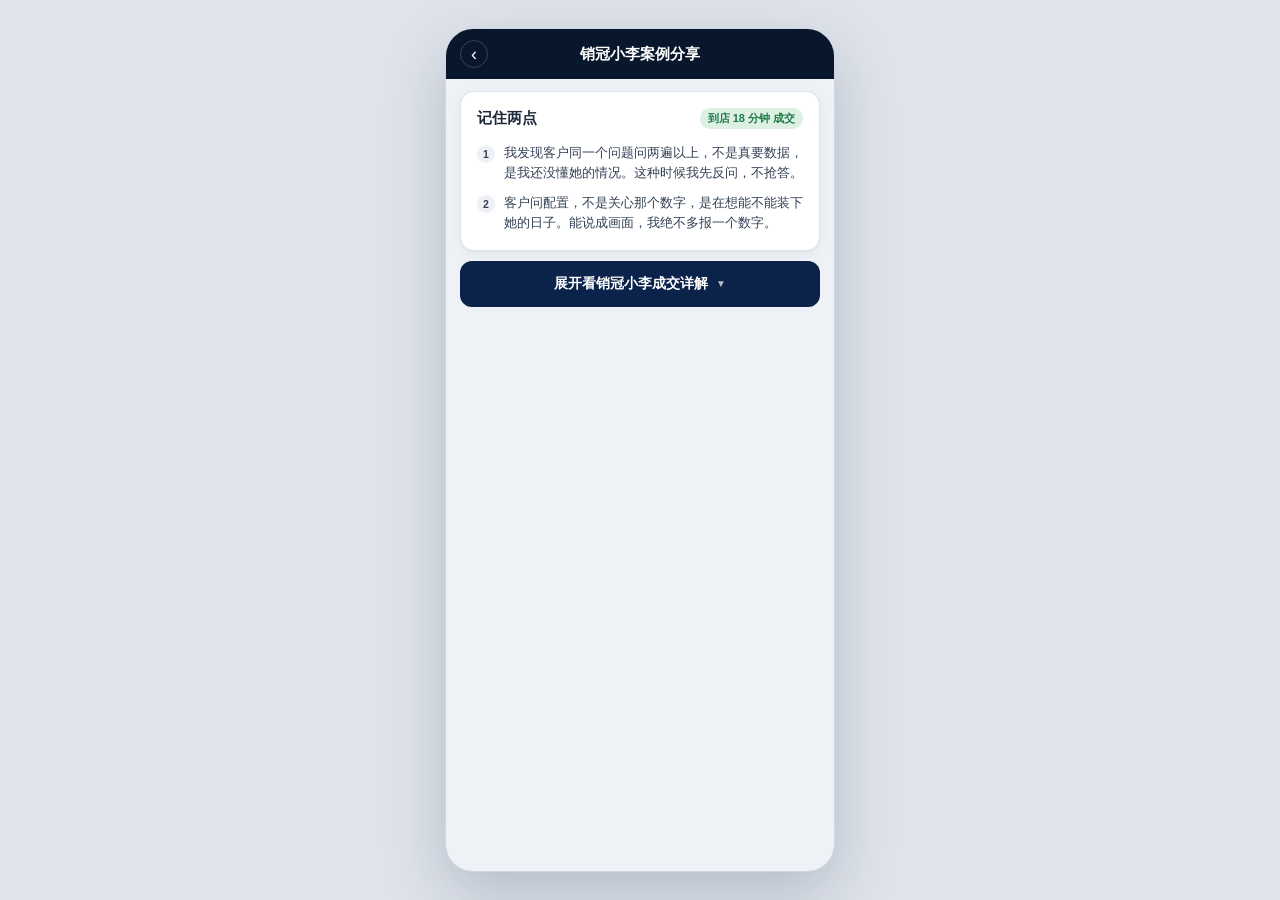
<file: champion-case-detail.html>
<!DOCTYPE html>
<html lang="zh-CN">
<head>
  <meta charset="UTF-8">
  <meta name="viewport" content="width=device-width, initial-scale=1, viewport-fit=cover, user-scalable=no">
  <meta name="description" content="销冠成交案例详情">
  <meta name="theme-color" content="#08172b">
  <title>销冠案例详情</title>
  <style>
    /* ===== Design Tokens ===== */
    :root {
      --navy-950: #071327;
      --navy-900: #0b234a;
      --navy-800: #08172b;
      --primary: #1677FF;
      --primary-light: #EAF2FF;
      --accent:       #c2410c;
      --accent-soft:  #fff7ed;
      --accent-light: #ffedd5;
      --success: #10b981;
      --ink: #1e293b;
      --text: #334155;
      --muted: #94a3b8;
      --line: #e2e8f0;
      --page: #eef1f6;
      --card: #fff;
      --card-border: #dde4f0;
      --shadow-sm: 0 1px 2px rgba(0,0,0,.035), 0 2px 8px rgba(0,0,0,.025);
      --shadow:    0 1px 3px rgba(0,0,0,.04), 0 4px 14px rgba(0,0,0,.04);
      --shadow-lg: 0 24px 64px rgba(20, 32, 52, .2);
      --radius-sm: 6px;
      --radius: 10px;
      --radius-lg: 14px;
      --radius-xl: 20px;
      --font: -apple-system, BlinkMacSystemFont, "PingFang SC", "Microsoft YaHei", sans-serif;
    }

    /* ===== Reset ===== */
    *, *::before, *::after { box-sizing: border-box; margin: 0; padding: 0; }
    html, body {
      min-height: 100%; background: #dfe4ec;
      font-family: var(--font); color: var(--ink);
      -webkit-font-smoothing: antialiased; -webkit-tap-highlight-color: transparent;
    }
    button { font: inherit; color: inherit; border: 0; background: none; cursor: pointer; -webkit-user-select: none; user-select: none; }
    button:focus-visible { outline: 2px solid var(--primary); outline-offset: 2px; border-radius: 4px; }

    /* ===== Phone Container ===== */
    .stage { min-height: 100vh; display: grid; place-items: center; padding: 18px; }
    .phone {
      position: relative; width: min(390px, 100vw); height: min(844px, calc(100vh - 36px));
      min-height: 700px; overflow: hidden; background: var(--page);
      border: 1px solid #cfd6e1; border-radius: 28px; box-shadow: var(--shadow-lg);
    }
    .scroll { height: 100%; overflow-y: auto; overscroll-behavior: contain; scrollbar-width: none; -webkit-overflow-scrolling: touch; }
    .scroll::-webkit-scrollbar { display: none; }

    /* ============================================
       TOP NAV BAR
       ============================================ */
    .detail-nav {
      position: sticky; top: 0; z-index: 10;
      display: flex; align-items: center; justify-content: center;
      min-height: 50px; padding: 14px 16px;
      background: var(--navy-800);
    }
    .detail-back {
      position: absolute; left: 14px;
      width: 28px; height: 28px; display: grid; place-items: center;
      color: #fff; font-size: 18px;
      border: 1px solid rgba(255,255,255,.18); border-radius: 50%;
      transition: background 0.15s;
      text-decoration: none;
    }
    .detail-back:active { background: rgba(255,255,255,.1); }
    .detail-nav-title {
      font-size: 15px; font-weight: 700; color: #fff; text-align: center;
      padding: 0 40px; line-height: 1.35;
    }

    /* ===== Body ===== */
    .detail-body { padding: 12px 14px 30px; display: grid; gap: 10px; }

    /* ============================================
       1 分钟速览卡片
       ============================================ */
    .quick-overview {
      background: var(--card);
      border: 1px solid var(--card-border);
      border-radius: var(--radius-lg);
      padding: 16px;
      box-shadow: var(--shadow);
    }
    .quick-header {
      display: flex; align-items: center; justify-content: space-between;
      margin-bottom: 14px;
    }
    .quick-title {
      font-size: 15px; font-weight: 800; color: var(--ink);
    }
    .time-badge {
      font-size: 11px; font-weight: 700; color: #1d7a45;
      background: #def0e4; padding: 3px 8px; border-radius: 10px;
      white-space: nowrap;
    }

    /* 关键三步 */
    .quick-steps {
      margin-bottom: 14px;
      padding-bottom: 12px;
      border-bottom: 1px solid var(--line);
    }
    .quick-label {
      font-size: 10.5px; font-weight: 700; color: var(--muted);
      text-transform: uppercase; letter-spacing: 0.05em;
      margin-bottom: 10px;
    }
    .quick-step-item {
      display: flex; gap: 9px; align-items: flex-start;
    }
    .quick-step-item + .quick-step-item { margin-top: 10px; }
    .quick-step-num {
      flex: 0 0 auto; font-size: 11.5px; font-weight: 700; color: var(--accent);
      margin-top: 1px; line-height: 1.5;
    }
    .quick-step-body { min-width: 0; }
    .quick-step-up,
    .quick-step-down {
      font-size: 12.5px; line-height: 1.55;
      display: flex; gap: 6px; align-items: baseline;
    }
    .quick-step-up + .quick-step-down { margin-top: 8px; }
    .quick-step-tag {
      flex: 0 0 auto;
      font-size: 10px; font-weight: 700;
      padding: 1px 5px; border-radius: 3px;
      line-height: 1.6;
      white-space: nowrap;
    }
    .quick-step-up .quick-step-tag {
      background: #f1f5f9; color: #64748b;
    }
    .quick-step-down .quick-step-tag {
      background: #fff7ed; color: #c2410c;
    }

    /* 记住两点 */
    .quick-learn-item {
      display: flex; gap: 9px; align-items: flex-start;
      font-size: 13px; color: var(--text); line-height: 1.55;
    }
    .quick-learn-item + .quick-learn-item { margin-top: 10px; }
    .quick-learn-num {
      flex: 0 0 18px; width: 18px; height: 18px; display: grid; place-items: center;
      background: #eef0f5; color: var(--text); border-radius: 50%;
      font-size: 10.5px; font-weight: 700; margin-top: 2px;
    }

    /* ============================================
       展开按钮
       ============================================ */
    .expand-bar {
      display: flex; align-items: center; justify-content: center; gap: 8px;
      min-height: 46px;
      margin: 0 0 2px;
      padding: 12px 20px;
      background: var(--navy-900);
      border-radius: 12px;
      cursor: pointer;
      -webkit-tap-highlight-color: transparent;
      transition: opacity 0.15s;
      user-select: none;
      color: #fff;
    }
    .expand-bar:active { opacity: .88; }
    .expand-bar-collapsed,
    .expand-bar-expanded {
      font-size: 14px; font-weight: 700;
    }
    .expand-bar-arrow {
      font-size: 10px; color: rgba(255,255,255,.7);
      transition: transform 0.2s;
    }
    .expand-bar.expanded .expand-bar-arrow {
      transform: rotate(180deg);
    }
    .expand-bar .expand-bar-collapsed { display: inline; }
    .expand-bar .expand-bar-expanded { display: none; }
    .expand-bar.expanded .expand-bar-collapsed { display: none; }
    .expand-bar.expanded .expand-bar-expanded { display: inline; }

    /* 可折叠容器 */
    .expandable-sections {
      display: grid; gap: 10px;
    }
    .expandable-sections.collapsed { display: none; }

    /* ============================================
       SECTION CARDS — 白色大圆角
       ============================================ */
    .section-card {
      background: var(--card);
      border: 1px solid var(--card-border);
      border-radius: var(--radius-lg);
      padding: 16px;
      box-shadow: var(--shadow);
    }
    .section-card.muted-bg {
      background: #f6f7fa;
      border-color: #eaecf2;
      box-shadow: none;
    }
    .section-title {
      font-size: 15px; font-weight: 800; color: var(--ink);
      margin-bottom: 14px;
    }

    /* ===== Numbered items ===== */
    .num-item {
      display: flex; gap: 11px; align-items: flex-start;
    }
    .num-item + .num-item { margin-top: 18px; }
    .num-circle {
      flex: 0 0 22px; width: 22px; height: 22px; display: grid; place-items: center;
      background: #eef0f5; color: var(--text); border-radius: 50%;
      font-size: 12px; font-weight: 700; margin-top: 2px;
    }
    .num-body { min-width: 0; }
    .num-label {
      display: inline-block; font-size: 11px; font-weight: 700; color: #7a4e1f;
      background: #fff7ed; padding: 3px 8px; border-radius: 4px;
      margin-bottom: 4px;
    }
    .num-text {
      font-size: 13px; color: var(--text); line-height: 1.55; margin-top: 0;
    }

    /* ===== Response block: 回应 + 为什么管用 ===== */
    .response-block {
      margin-top: 10px;
      background: #f6f7fa;
      border-left: 1px solid #dde4f0;
      border-radius: 8px;
      padding: 12px 13px 10px;
    }
    .response-block .num-label {
      margin-bottom: 5px;
    }
    .response-block .why-line {
      margin-top: 8px; padding-top: 8px;
      border-top: 1px solid #e8ecf2;
      font-size: 12px; color: #596579; line-height: 1.55;
    }
    .why-line b { color: var(--ink); }

    /* ===== Practice CTA ===== */
    .practice-cta {
      margin-top: 16px; padding-top: 14px;
      border-top: 1px solid #e8ecf2;
    }
    .practice-cta-title {
      font-size: 14px; font-weight: 800; color: var(--ink);
      margin-bottom: 8px;
    }
    .practice-scene {
      padding: 12px 13px;
      background: #fff;
      border: 1px solid #e8ecf2;
      border-radius: 8px;
      font-size: 13px; color: var(--text); line-height: 1.55;
      margin-bottom: 10px;
    }
    .practice-scene-label {
      font-size: 10px; font-weight: 700; color: var(--muted);
      margin-bottom: 5px; letter-spacing: 0.03em;
    }
    .practice-btn {
      width: 100%; min-height: 44px;
      display: flex; align-items: center; justify-content: center; gap: 7px;
      background: var(--accent); color: #fff; border-radius: 10px;
      font-size: 14px; font-weight: 700;
      box-shadow: 0 3px 12px rgba(194,65,12,.18);
      transition: background 0.15s, transform 0.12s;
    }
    .practice-btn:active { background: #b03a0b; transform: scale(.98); }

    /* Deep blue variant for practice queue */
    .practice-btn-blue {
      background: #0b234a;
      box-shadow: 0 3px 12px rgba(11,35,74,.25);
    }
    .practice-btn-blue:active { background: #081b38; }

    /* 练习覆盖层样式由 js/practice-overlay.js 统一注入 */

    /* ===== Responsive ===== */
    @media (max-width: 430px) {
      .stage { padding: 0; }
      .phone { width: 100vw; height: 100vh; height: 100dvh; min-height: 0; border: 0; border-radius: 0; box-shadow: none; }
    }

  </style>
</head>
<body>
  <main class="stage">
    <div class="phone" role="application" aria-label="销冠成交案例详情">

      <div class="scroll">

        <!-- ===== NAV ===== -->
        <nav class="detail-nav">
          <a class="detail-back" href="成交教练-phase1-v2.html" aria-label="返回销冠话术列表">‹</a>
          <h1 class="detail-nav-title" id="navTitle">销冠案例详情</h1>
        </nav>

        <!-- ===== BODY ===== -->
        <div class="detail-body" id="detailBody">
          <!-- Content rendered by JS -->
        </div>

      </div><!-- /scroll -->
    </div><!-- /phone -->
  </main>

  <!-- 练习覆盖层由 js/practice-overlay.js 统一注入 -->
  <script src="js/practice-overlay.js"></script>

  <script>
    (function () {
      'use strict';

      // ====== 案例数据 ======
      var CASES = {
        '1': {
          navTitle: '销冠小李案例分享',
          closeTime: '18 分钟',
          quickSteps: [
            { signal: '客户一直问空间、全程没问价格', move: '是不是经常带小朋友出门？' },
            { signal: '客户问后备厢多大', move: '婴儿车折起来立着放，旁边还能塞三袋超市的东西' },
            { signal: '客户说预算还是超了', move: '你担心的那些点，这车都解决了对吧？那你自己觉得，它值不值这个数？' }
          ],
          quickLearn: [
            '我发现客户同一个问题问两遍以上，不是真要数据，是我还没懂她的情况。这种时候我先反问，不抢答。',
            '客户问配置，不是关心那个数字，是在想能不能装下她的日子。能说成画面，我绝不多报一个数字。'
          ],
          steps: [
            {
              signal: '年轻女客户，聊的时候一直说孩子、老人、周末出去玩。全程没问价格，最在意空间够不够。',
              responseLabel: '小李怎么接',
              response: '姐，平时是不是经常带小朋友出门？',
              why: '我没问她预算多少、今天能不能定。她一直问空间，我就先从空间聊。这句反问一抛出去，她自己就把带娃出门的难处全说出来了，比我推销十句都管用。'
            },
            {
              signal: '客户主动问了两次后排和后备厢空间。',
              responseLabel: '小李怎么接',
              response: '儿童座椅装右边，左边坐两个大人。婴儿车折起来立着放，旁边还能塞三袋超市的东西。',
              why: '我知道她要的不是数字，是带孩子出门的那个画面。我把后备厢升数翻译成周末超市采购的样子，她脑子里有画面了，自己就知道这车合适——想象到了，就想要了。'
            },
            {
              signal: '她一直问空间，其实就是想知道——后排能不能装儿童座椅+坐人，后备厢能不能塞婴儿车。这些话没明说，但每次问的都是同一件事。',
              responseLabel: '小李怎么接',
              response: '姐，你担心的那些点，这车都解决了对吧？那你自己觉得，它值不值这个数？',
              why: '我没替她还价——替她还价等于替她做决定。我把前面帮她解决的顾虑全摆出来，让她自己判断值不值。她自己觉得值，比我降价一万都管用。'
            }
          ],
          practice: {
            scene: '「车我挺喜欢的，但价格还是有点超预算，我先回去再考虑一下。」'
          }
        },

        '2': {
          navTitle: '李晨 · 需求挖掘案例',
          closeTime: '22 分钟',
          quickSteps: [
            { signal: '客户说「随便看看」，逛一圈没在任何车前停', move: '平时自己开还是带家人多？' },
            { signal: '客户提到偶尔跑长途回老家', move: '那动力和高速稳不稳就很重要了。你之前那车跑高速感觉咋样？' },
            { signal: '客户对推荐点头但还在犹豫', move: '你刚才说跑长途、带家人，这几点都刚好对上。要不要试一下？' }
          ],
          quickLearn: [
            '我遇到说「随便看看」的客户，心里清楚他不是拒绝，是还没找到能聊起来的人。我先问一句家常，不急介绍配置。',
            '客户提到一个场景，不是在闲聊，是在告诉我他在意什么。我推荐车型跟着他自己说的需求走，不跟着参数表走。'
          ],
          steps: [
            {
              signal: '客户进店说「随便看看」，转了一圈哪辆车都没停下来看，也没说想看啥。',
              responseLabel: '李晨怎么接',
              response: '哥，平时主要是自己开还是带家人多？',
              why: '我不问「预算多少」、不问「看哪款」。就一句谁都能接的家常话，他自己就把用车场景说出来了。他说「带家人」，我就知道空间和舒适性是重点，后面全围着这俩聊。'
            },
            {
              signal: '客户提到偶尔要跑长途回老家。',
              responseLabel: '李晨怎么接',
              response: '那动力和高速稳不稳就很重要了。你之前那车跑高速感觉咋样？',
              why: '我从他自己的经历切入，让他自己说出旧车哪里不满意。痛点是他自己说出来的，比我分析一百句都有说服力。而且这句反问自然引出了「你需要一台高速更稳的车」。'
            },
            {
              signal: '客户对推荐车型点头但还在犹豫，没主动问价也没说去别家比。',
              responseLabel: '李晨怎么接',
              response: '哥，你刚才说跑长途、带家人，这三点 MG7 都刚好对上。你要不要试一下，感受一下高速上那个稳劲？',
              why: '我把前面他自己说的需求串起来——「跑长途」「带家人」全是他亲口说的。我推荐的不是最好的车，是最对的车。他感觉我懂他，后面推荐全接了，一个都没打回来。'
            }
          ],
          practice: {
            scene: '「我就随便看看，还没想好买什么车。」'
          }
        },

        '3': {
          navTitle: '阿强 · 逼单成交案例',
          closeTime: '30 分钟',
          quickSteps: [
            { signal: '客户说「考虑考虑」但人没走', move: '今天这个活动名额我先帮你占着，不想要了随时退，一分不少' },
            { signal: '客户开始认真算月供和首付', move: '这个优惠今天能锁，明天我不敢保证。你把方案发回去跟家里商量一下' },
            { signal: '客户在颜色上纠结卡住了', move: '你先定白色，提车的时候想换灰色也行。关键先把优惠锁住，颜色后面能改' }
          ],
          quickLearn: [
            '我观察到客户说考虑但人没走，不是不想买，是怕做错决定。所以我先给安全网（可退），不急着逼他。',
            '客户在小决定上卡住的时候，我帮他把大决策和小决策拆开——小决定给灵活性，大决策自然就过了。'
          ],
          steps: [
            {
              signal: '客户看了两圈，试驾完回来，嘴里说「再考虑考虑」，但人没走，还在店里转。',
              responseLabel: '阿强怎么接',
              response: '哥，定不定没关系。今天这个活动名额我先帮你占着，不想要了随时退，一分不少。',
              why: '客户说「考虑」的时候，最怕被逼着现在做决定。我反着来——先给退路。他没压力了，反而愿意坐下来认真跟我聊。这句「随时退」不是在让步，是在把他留下来。'
            },
            {
              signal: '客户开始认真算价格，问月供多少、首付多少。',
              responseLabel: '阿强怎么接',
              response: '这个优惠今天能锁，明天我不敢保证。但你现在不定也没关系，我把方案发你，你晚上跟家里商量一下。',
              why: '我制造了稀缺感，但没有逼迫感。「跟家里商量」让他觉得我站在他这边，不是只想成交。但「今天能锁明天不敢保证」已经在他脑子里种下了——他回去商量的时候会一直想这句话。'
            },
            {
              signal: '客户还在犹豫颜色，白色和灰色之间拿不定主意。',
              responseLabel: '阿强怎么接',
              response: '白色这周能提，灰色要多等两周。你先定白色，提车的时候想换灰色也行。关键是先把优惠锁住，颜色后面能改。',
              why: '我把大决策（买不买）拆成小决策（选颜色），再把小决策变成可逆的——颜色后面能改。他觉得「没什么损失」，当场就定了。我没逼他「现在就买」，给了他一个「现在定了也没风险」的理由。'
            }
          ],
          practice: {
            scene: '「车还不错，但我想再考虑考虑，不急这一两天。」'
          }
        }
      };

      // ====== 读取 URL 参数 ======
      var params = new URLSearchParams(window.location.search);
      var caseId = params.get('case') || '1';
      if (!CASES[caseId]) caseId = '1';

      var data = CASES[caseId];
      var CIRCLE_NUMS = ['①', '②', '③'];

      // ====== 渲染 ======
      document.getElementById('navTitle').textContent = data.navTitle;

      var html = '';

      // ===== 1 分钟速览 =====
      html += '<section class="quick-overview">';

      // 标题行
      html += '<div class="quick-header">';
      html += '<h2 class="quick-title">记住两点</h2>';
      html += '<span class="time-badge">到店 ' + data.closeTime + ' 成交</span>';
      html += '</div>';

      // 记住两点
      html += '<div class="quick-learn">';
      for (var j = 0; j < data.quickLearn.length; j++) {
        html += '<div class="quick-learn-item">';
        html += '<span class="quick-learn-num">' + (j + 1) + '</span>';
        html += '<span>' + data.quickLearn[j] + '</span>';
        html += '</div>';
      }
      html += '</div>';

      html += '</section>';

      // ===== 展开按钮 =====
      html += '<div class="expand-bar" id="expandBar" role="button" aria-expanded="false">';
      html += '<span class="expand-bar-collapsed">展开看销冠小李成交详解</span>';
      html += '<span class="expand-bar-expanded">收起完整拆解</span>';
      html += '<span class="expand-bar-arrow">▼</span>';
      html += '</div>';

      // ===== 完整拆解（默认收起）=====
      html += '<div class="expandable-sections collapsed" id="expandableSections">';

      // 一步步拆
      html += '<section class="section-card">';
      html += '<h3 class="section-title">一步步拆</h3>';

      for (var k = 0; k < data.steps.length; k++) {
        var step = data.steps[k];
        html += '<div class="num-item">';
        html += '<span class="num-circle">' + (k + 1) + '</span>';
        html += '<div class="num-body">';
        html += '<span class="num-label">客户信号</span>';
        html += '<p class="num-text">' + step.signal + '</p>';
        html += '<div class="response-block">';
        html += '<span class="num-label" style="background:#f3f4f6;color:#5f6c80;">' + step.responseLabel + '</span>';
        html += '<p class="num-text">' + step.response + '</p>';
        html += '<p class="why-line"><b>为啥管用</b>：' + step.why + '</p>';
        html += '</div></div></div>';
      }

      html += '</section>';

      // ===== 练习 CTA =====
      html += '<section class="section-card muted-bg">';
      html += '<h3 class="section-title">还原场景，练一下</h3>';
      html += '<div class="practice-scene">';
      html += '<div class="practice-scene-label">客户这么说</div>';
      html += data.practice.scene;
      html += '</div>';
      html += '<button class="practice-btn practice-btn-blue" id="practiceBtn" aria-label="进入练习队列">';
      html += '<svg width="16" height="16" viewBox="0 0 24 24" fill="none"><path d="M12 14a3 3 0 003-3V5a3 3 0 10-6 0v6a3 3 0 003 3z" stroke="currentColor" stroke-width="2" stroke-linecap="round"/><path d="M5 10v1a7 7 0 0014 0v-1" stroke="currentColor" stroke-width="2" stroke-linecap="round"/></svg>';
      html += '戴上耳机，练这一次';
      html += '</button>';
      html += '</section>';

      html += '</div>'; // /expandable-sections

      document.getElementById('detailBody').innerHTML = html;

      // ====== 折叠/展开 ======
      var expanded = false;
      document.getElementById('expandBar').addEventListener('click', function () {
        expanded = !expanded;
        var container = document.getElementById('expandableSections');
        var bar = document.getElementById('expandBar');
        if (expanded) {
          container.classList.remove('collapsed');
          bar.classList.add('expanded');
          bar.setAttribute('aria-expanded', 'true');
        } else {
          container.classList.add('collapsed');
          bar.classList.remove('expanded');
          bar.setAttribute('aria-expanded', 'false');
        }
      });

      // ====== 练习数据 ======
      var PRACTICE_DATA = {
        // ===== Case 1 · 小李 · 场景化讲解（3 组 × 3 回合） =====
        '1': [
          {
            type: 'real', name: '带娃的姐姐', shortName: '带娃姐',
            context: '小李 · 场景讲解 · 第 1 组',
            pain: '年轻女性带俩孩子看车，全程在意空间没问价格',
            rounds: [
              {
                customer: '这车后排空间怎么样？我带孩子出门东西多，平时还要带老人。',
                coach: '我遇到这种情况，绝不多报一个数据——她不是在问后排多少毫米，是在确认「一家人能不能舒舒服服坐进去」。你先反问一句，让她自己说出真实场景。',
                reference: '「姐，平时是不是经常带小朋友出门？」<br><br><strong>为什么这样接——</strong>我没问她预算、没问今天能不能定。这句反问让她自己把真实需求全说出来，比我推销十句都管用。'
              },
              {
                customer: '后备厢多大？婴儿车、妈咪包能一起放进去吗？平时还要买菜。',
                coach: '她又问空间了——别报升数。我习惯把后备厢翻译成她家的生活画面：婴儿车怎么放、旁边能塞什么。让她"看到"自己用这车的画面，别让她算数字。',
                reference: '「儿童座椅装右边，左边坐两个大人。婴儿车折起来立着放，旁边还能塞三袋超市的东西。」<br><br><strong>为什么这样接——</strong>客户要的不是一个数字，是她带孩子出门的那个画面。想象到了，就想要了。'
              },
              {
                customer: '车我挺喜欢的，但价格还是有点超预算，我先回去再考虑一下。',
                coach: '她在算账了！别急着报优惠或降价——帮她把自己认可的点串起来，让她自己得出「值」的结论。我的经验是：她自己觉得值，比你让价一万都管用。',
                reference: '「姐，你担心的那些点，这车都解决了对吧？那你自己觉得，它值不值这个数？」<br><br><strong>为什么这样接——</strong>我没替客户还价，而是帮客户自己算账。她自己觉得值，比我说一百句都管用。'
              }
            ],
            summary: '这组练的是——客户要的不是后备厢多少升，是她带孩子出门的那个画面。我把数字翻译成生活场景，她能想象到就想要了。3 个回合你都把参数换成了画面，接得漂亮。'
          },
          {
            type: 'real', name: '带父母的女儿', shortName: '带父母',
            context: '小李 · 场景讲解 · 第 2 组',
            pain: '客户反复问老人上下车和坐后排舒不舒服，担心爸妈受罪',
            rounds: [
              {
                customer: '我爸妈年纪大了腿脚不太方便，这个车上下车会不会很费劲？',
                coach: '我遇到这种情况，绝不报座椅高度多少厘米、车门开合多少度——她在确认「爸妈坐这个车会不会受罪」。你直接把她爸妈舒舒服服坐进去的画面描出来。',
                reference: '「姐，您让爸妈到车边来——您看，门一开，这座椅高度刚好，一抬脚就坐进去了。不用弯腰，不用钻，您试试。」<br><br><strong>为什么这样接——</strong>我不讲参数讲体验。让她自己坐进去感受"一抬脚就上去"，比报一百个数字都有说服力。'
              },
              {
                customer: '那我妈坐后排，膝盖会不会顶着前面？我爸腰不好，坐久了行不行？',
                coach: '她又问到具体人了——别报膝部空间多少厘米。我是把她爸妈的称呼直接带到话里，让客户自己坐到后排去，用身体感受空间，比听数字直观一百倍。',
                reference: '「来，您坐后排感受一下——您看膝盖离前面还有两拳，您爸腿再长也够。这座椅靠背能调角度，您爸腰不好正好可以往后仰一点，长途也不累。」<br><br><strong>为什么这样接——</strong>我不说「膝部空间 950mm」，我说「您爸腿再长也够」。每个参数我都翻译成她爸妈坐在车里的画面。'
              },
              {
                customer: '听起来是不错，但老人家上下车频率也不高，多花这些钱值得吗？',
                coach: '她开始算性价比了——别急着推销。我是把她之前自己说出来的痛点全串起来：爸妈腿脚不方便、爸腰不好。让她自己确认这些东西值得花钱，比你说"这车好"管用一百倍。',
                reference: '「姐，您刚才说爸妈腿脚不方便，爸腰也不好——那每次出门，让他们舒舒服服坐进去，不用弯腰不用钻，这个体验值不值？咱买车不就是为了让家人舒服嘛。」<br><br><strong>为什么这样接——</strong>我没替客户做决定，帮她把自己在意的点串起来。她自己已经说出了所有需要这辆车的理由，我只需要点一下。'
              }
            ],
            summary: '这组练的是——客户担心老人上下车，不是在问座椅参数，是在确认"爸妈会不会受罪"。三个回合我都没报一个数字，就把她爸妈坐车的画面一步步描清楚了。'
          },
          {
            type: 'real', name: '看半天的小伙子', shortName: '小伙子',
            context: '小李 · 场景讲解 · 第 3 组',
            pain: '一个人来的，看了一圈没说话就想走，需要快速抓住',
            rounds: [
              {
                customer: '行，我再看看。',
                coach: '别就这么放他走——他嘴上说「再看看」，心里可能卡着一个你没问到的问题。我遇到这种，用一个真诚的追问把他留下来，别让他带着疑问出门。',
                reference: '「哥等一下——我看您看了挺久的，是有哪个地方拿不准吗？您直说，我帮您参考参考。」<br><br><strong>为什么这样接——</strong>我不放弃。用一个真诚的追问把他留下来，别让他带着疑问走——他走了就真不会再回来了。'
              },
              {
                customer: '也没啥，就是你讲了一堆配置，我还是没搞明白这车跟我每天上下班有什么关系。',
                coach: '找到了！他在说「你讲的参数我听不懂、跟我没关系」——别继续堆配置，先认错。问清他的日常场景，再把配置翻译成他每天会遇到的画面，他自然就有兴趣了。',
                reference: '「哥你说得对，我刚才讲太多了。你每天通勤多久？走什么路？」<br><br><strong>为什么这样接——</strong>我先认错、再提问。把节奏从"我讲你听"切换成"你聊我帮你想"，他一开口，后面就好办了。'
              },
              {
                customer: '每天来回 40 公里，一半高架一半市区，堵车堵得烦死了。',
                coach: '场景清晰了！把车的功能翻译成他通勤路上的画面：堵车时自适应巡航跟车、高架上动力随叫随到。从这一刻起，一个参数都别再报——全说成他每天会遇到的场景。',
                reference: '「40 公里不短啊。堵车的时候这车有自适应巡航，自动跟车你脚不用一直踩刹车，轻松一半。上了高架一脚油门就上 80，变道超车特别利索。你每天来回那 40 公里，开车能轻松不少。」<br><br><strong>为什么这样接——</strong>我把「ACC 自适应巡航」翻译成「堵车脚不用一直踩刹车」，把「2.0T」翻译成「一脚油门就上 80」。他听懂了，就有兴趣了。'
              }
            ],
            summary: '这组练的是——客户说「再看看」不是拒绝，是我的介绍没跟他发生关系。我把功能从参数表里拽出来，放进他每天 40 公里通勤的路上，他马上就听进去了。'
          }
        ],

        // ===== Case 2 · 李晨 · 需求挖掘（3 组 × 3 回合） =====
        '2': [
          {
            type: 'real', name: '随便看看的哥', shortName: '随便看',
            context: '李晨 · 需求挖掘 · 第 1 组',
            pain: '客户说随便看看，逛了一圈没在任何车前停下来',
            rounds: [
              {
                customer: '我就随便看看，还没想好买什么车。',
                coach: '别一上来就介绍车——「随便看看」不是拒绝，是他还没找到能聊起来的人。我不问车、不问预算，先问他一句怎么过日子。',
                reference: '「哥，平时主要是自己开还是带家人多？」<br><br><strong>为什么这样接——</strong>我不问「预算多少」、不问「看哪款」。一句谁都能答的家常话，他自然就把用车场景说出来了。'
              },
              {
                customer: '主要自己开，但偶尔要跑长途回老家。',
                coach: '听到「跑长途」了！这是他在告诉你决策标准——不是随便说说，是在给你线索。你从他的经历出发，让他自己说出对旧车的不满，比你说一百句都管用。',
                reference: '「那动力和高速稳不稳就很重要了。你之前那车跑高速感觉咋样？」<br><br><strong>为什么这样接——</strong>痛点是他自己说的，比我说一百句都有说服力。这句反问自然就引出了「你需要一台高速更稳的车」。'
              },
              {
                customer: '（对推荐车型点头但还在犹豫，没主动问价也没说去别家比）',
                coach: '把前面聊出来的需求串起来——「跑长途」「带家人」都是他自己说的。你推荐的不是最好的车，而是最对的车，客户一听就知道你是真懂他。',
                reference: '「哥，你刚才说跑长途、带家人，这几点 MG7 都刚好对上。你要不要试一下，感受一下高速上那个稳劲？」<br><br><strong>为什么这样接——</strong>他感觉我懂他，信任就有了。全程他觉得自己在选，其实是我在帮他把思路理顺。'
              }
            ],
            summary: '这组练的是——「随便看看」不是拒绝，是还没找到能聊起来的人。我不急着介绍配置，先聊一句家常，把对话从「你要什么车」变成「你怎么过日子」。'
          },
          {
            type: 'real', name: '带媳妇来的夫妻', shortName: '夫妻档',
            context: '李晨 · 需求挖掘 · 第 2 组',
            pain: '小两口一起来，媳妇怀孕 6 个月，进门后媳妇一直不说话',
            rounds: [
              {
                customer: '（老公在看车，媳妇站在旁边刷手机不说话）',
                coach: '别光跟老公聊——买车是两个人的事，媳妇不开口不代表没意见。你用一个她肯定能接住的问题，把她拉进对话。',
                reference: '「嫂子，您怀孕几个月啦？平时坐着舒不舒服对您特别重要——您来坐一下副驾，感受感受这座椅。」<br><br><strong>为什么这样接——</strong>我不问车，先关心她本人的状态。让媳妇从旁观者变成参与者，她坐舒服了，这车就成功了一半。'
              },
              {
                customer: '（媳妇终于开口）我就是怕生完孩子以后，婴儿车、安全座椅这些东西不好放。',
                coach: '她开口了！而且直接说出了核心需求——婴儿车和安全座椅。顺着这个问题深入，用实物比划让她亲眼看到，别跳到别的功能去。',
                reference: '「嫂子您想得真周到——来，我带您到后备厢，咱实际比划一下。婴儿车折叠后这么大，竖着放这儿，旁边安全座椅盒子放这儿。您看，还有一半空间空着呢。」<br><br><strong>为什么这样接——</strong>我用实物比划代替数字，让她亲眼看到空间够用。眼见的画面比嘴上说的靠谱一百倍。'
              },
              {
                customer: '嗯，是挺能装的。老公你觉得呢？',
                coach: '媳妇认可了！她在问老公意见——别替老公答，也别让老公说「再看看」。你帮老公把话接住，两个人都照顾到。',
                reference: '「嫂子都点头了，哥您呢？嫂子带娃出门要用的东西这车全能装下，您平时上下班开着也舒服——这车你俩都合适。」<br><br><strong>为什么这样接——</strong>我分别确认两个人的需求都满足：媳妇要空间带娃、老公开着舒服。两个人都被照顾到了，决策就快了。'
              }
            ],
            summary: '这组练的是——夫妻一起看车，不开口的那个人往往才是关键决策者。我用一个关心她本人的问题把媳妇拉进对话，三回合从沉默到认可。'
          },
          {
            type: 'real', name: '沉默看手机的女士', shortName: '沉默女',
            context: '李晨 · 需求挖掘 · 第 3 组',
            pain: '一个人来的，进店后一直看手机不抬头，你说什么都敷衍',
            rounds: [
              {
                customer: '（低头看手机，嗯嗯两声，没抬头）',
                coach: '别继续介绍了——她看手机可能在看竞品，也可能在回消息。你先停下来，用服务而不是推销来破冰。',
                reference: '「姐，您先慢慢看，不着急。需要我帮您倒杯水吗？」<br><br><strong>为什么这样接——</strong>我不追着介绍车。先给空间、给服务，让她觉得我不是急着卖车，是在关心她。'
              },
              {
                customer: '嗯…不用，我就随便看看。',
                coach: '她接话了！虽然敷衍，但是突破口。别问「您想看什么车」这种能用一个字回答的问题——问她一个关于她生活的问题，让她没法用嗯敷衍。',
                reference: '「没事，随便看挺好的，不买也可以先了解了解。姐您平时是自己开得多，还是带家人多呀？」<br><br><strong>为什么这样接——</strong>我不问「买不买」，问「怎么用」。降防备、开话头，用谁都能答的家常问题，让她从「嗯」变成说话。'
              },
              {
                customer: '自己开，偶尔周末带闺蜜出去逛逛。',
                coach: '打开了！她不是没兴趣，是之前你没问到她在意的点。顺着「自己开 + 带闺蜜」往下聊操控感和乘坐感受——别又开始报参数，全翻译成她生活中的画面。',
                reference: '「自己开的话这车特别合适——方向盘轻、视野高，开着不累。带闺蜜出去玩后排空间也够，她们坐后面翘个二郎腿都没问题——姐您坐进去感受一下。」<br><br><strong>为什么这样接——</strong>我从她自己说出的两个场景切入：自己开 = 好开，带闺蜜 = 空间够。抓住她说的每句话，精准匹配回去，她会觉得我认真听了她说话。'
              }
            ],
            summary: '这组练的是——客户不说话不是不想买，是我的话没踩到她的点上。三个回合我用服务破冰、用家常问题开话头、用她自己说的场景精准切入。'
          }
        ],

        // ===== Case 3 · 阿强 · 逼单节奏（3 组 × 3 回合） =====
        '3': [
          {
            type: 'real', name: '考虑一下的大哥', shortName: '考虑哥',
            context: '阿强 · 逼单节奏 · 第 1 组',
            pain: '客户看了两圈试驾回来，嘴里说考虑考虑但人没走',
            rounds: [
              {
                customer: '车还不错，但我想再考虑考虑，不急这一两天。',
                coach: '他说「考虑」但人没走——不是不想买，是怕现在做决定会后悔。别追「考虑什么」，先给一条退路，把防备卸下来。',
                reference: '「哥，定不定没关系。今天这个活动名额我先帮你占着，不想要了随时退，一分不少。」<br><br><strong>为什么这样接——</strong>我先给退路，他没压力了反而愿意坐下来认真聊。这句「随时退」不是在让步，是在把他留下来。'
              },
              {
                customer: '那行，你帮我算算——月供多少？首付多少？',
                coach: '他开始认真算价格了！现在制造稀缺感，但不能有逼迫感。「跟家里商量」让他觉得你站在他这边——但同时「今天能锁明天不敢保证」的紧迫感已经种下去了。',
                reference: '「这个优惠今天能锁，明天我不敢保证。但你现在不定也没关系，我把方案发你，你晚上跟家里商量一下。」<br><br><strong>为什么这样接——</strong>「今天能锁明天不敢保证」已经在他脑子里种下了——他回去商量的时候会一直想这句话。但我说了「跟家里商量」，他觉得我不是在逼他。'
              },
              {
                customer: '白色和灰色哪个好看？我拿不定主意……',
                coach: '他在一个小决定上卡住了！别让他卡在颜色上——把颜色说成「后面能改」，把注意力拉回「锁优惠」这个大决策。小决定给灵活性，大决策自然就过了。',
                reference: '「白色这周能提，灰色要多等两周。你先定白色，提车的时候想换灰色也行。关键是先把优惠锁住，颜色后面能改。」<br><br><strong>为什么这样接——</strong>我把大决策（买不买）拆成小决策（选颜色），再把小决策变成可逆的。他觉得没什么损失，当场就定了。我没逼他「现在就买」，给了他一个「现在定了也没风险」的理由。'
              }
            ],
            summary: '这组练的是——不硬逼、不套路，我先用「可退」卸下防备，再让他自己觉得现在不定就亏了。全程他没觉得被逼单，但每一步都在往成交走。'
          },
          {
            type: 'real', name: '拿竞品压价的客户', shortName: '比价哥',
            context: '阿强 · 逼单节奏 · 第 2 组',
            pain: '拿竞品报价单来的，开口就比价格，全程不谈车只谈钱',
            rounds: [
              {
                customer: '人家隔壁便宜两万呢，你这怎么这么贵？',
                coach: '别急着一句「我们品质好」怼回去——先问他那边便宜两万的是什么配置，帮他拆开对比。不争对错，先搞清楚对比基准，可能低配对高配他自己都没注意。',
                reference: '「哥，便宜两万确实不少。我能问下那边给您的是什么配置吗？咱一项项对一下，看看差在哪。」<br><br><strong>为什么这样接——</strong>我不争对错、不贬竞品。先搞清楚他拿的是不是同等配置在比，很多客户拿去比的压根不是同一档配置。'
              },
              {
                customer: '配置差不多啊，人家还送三年保养呢。',
                coach: '别比配置表了——帮他算三年总账：油费 + 保险 + 保值率。便宜两万的车，可能三年后多亏了五万。把价格战拉到总成本维度，让他看到开票价 ≠ 真便宜。',
                reference: '「配置看着差不多，咱算个总账——这车油耗低，三年省一万多；保值率高，卖车时多卖两三万。送保养看着划算，三年也就几千块。算下来，您现在多花两万，三年后其实省了。」<br><br><strong>为什么这样接——</strong>我不跟他吵「谁便宜」，而是帮他看到「哪个更划算」。买方算的是总账，不只是开票价。'
              },
              {
                customer: '你说的也有道理，但我预算就这么多了，多两万拿不出来。',
                coach: '他开始松动了！别追着总账说——现在帮他算月供。把大数拆成小数，月供多几百他更容易接受。再把他刚算过的三年保值率绕回来，让他自己算清楚总账。',
                reference: '「理解，预算确实重要。咱算算月供——多两万分 36 期，一个月多 500 多块。但这车三年后多卖两三万，相当于每个月多花 500，三年后多拿回两万，不亏的。哥您自己算算。」<br><br><strong>为什么这样接——</strong>我把两万的差距拆成每月 500，再告诉他三年后能多卖两万——月供多 500 但总账赚了，他自己会算。'
              }
            ],
            summary: '这组练的是——客户压价不是不认可你，是他需要一个说服自己多花两万的理由。我三个回合都没跟他吵价格，而是一步步帮他算清楚了总账：开票价 ≠ 总成本。'
          },
          {
            type: 'real', name: '说回去商量的女士', shortName: '商量姐',
            context: '阿强 · 逼单节奏 · 第 3 组',
            pain: '看了一个多小时各方面都满意，但不敢自己做决定',
            rounds: [
              {
                customer: '我得回去跟老公商量一下，买车这种大事我一个人做不了主。',
                coach: '别放走就完了——先肯定她商量的必要性，然后约个具体时间把老公一起带来。把模糊的「回去商量」变成一个具体的下一步动作。',
                reference: '「应该的应该的，大件肯定要跟老公商量。姐您老公周末有空吗？周六下午您带他一起来，我把刚才跟您聊的几个重点直接跟他也讲一遍，省得您回去还要复述。」<br><br><strong>为什么这样接——</strong>我先肯定、再约具体时间。顺便帮她把「回去怎么跟老公说」这个难题也解决了——她不用复述，我帮她说。'
              },
              {
                customer: '他周末不一定有空，看情况吧。我回去先跟他说说。',
                coach: '时间不确定了——换个策略。问清她老公最在意什么，给她准备好「回去怎么说」的话术。让她成为你的内部销售，她回去有话说，老公才有判断的依据。',
                reference: '「没问题，您先回去跟他聊聊。对了姐——您老公最在意的是什么？油耗还是空间？我帮您准备一下，下次他来我重点给他看那个。」<br><br><strong>为什么这样接——</strong>我把被动的「等通知」变成主动的「我帮您准备」。同时摸清老公的关切点，下次他来我直接打他关心的点，不浪费一句口舌。'
              },
              {
                customer: '他主要担心油耗。那你帮我算算，一个月大概多少油钱？',
                coach: '拿到了老公的关键关切点！现在帮她算一笔她回去能直接讲给老公听的账。给她一个简单好记的数字（一公里 5 毛），再配上「随时退」的安全网——她有话说了，老公有具体数字可以讨论，不用瞎猜。',
                reference: '「姐您记好——上下班开的话，一公里 5 毛钱。您回去就跟老公说：我去看过了，一公里 5 毛，你算算比咱现在那车省多少。这样他也有个具体的点来考虑。对了，这个优惠我今天先帮您占着，您回去商量完随时找我——不想要了随时退，一分不少。」<br><br><strong>为什么这样接——</strong>我给她「回去怎么说」的具体话术，加上「随时退」的安全网。她回去不再是"老公你猜这车怎么样"，而是"老公你算算，一公里 5 毛"——完全不同。'
              }
            ],
            summary: '这组练的是——「回去商量」不是拒绝，是她没拿到足够的素材去商量。三个回合我给了她：时间锚、老公关切点、回去怎么说的话术、外加一个随时可退的安全网。'
          }
        ]
      };

      // ====== PracticeOverlay 初始化 ======
      PracticeOverlay.init({
        finishTitle: '练得不错！',
        finishSub: '3 组 × 3 回合，每多练一次，<br>面对客户就多一分底气。',
        continueLabel: '再练一次',
        onExit: function () {},
        onContinue: function () {
          PracticeOverlay.start(PRACTICE_DATA[caseId]);
        }
      });

      document.getElementById('practiceBtn').addEventListener('click', function () {
        PracticeOverlay.start(PRACTICE_DATA[caseId]);
      });
    })();
  </script>
</body>
</html>
</file>
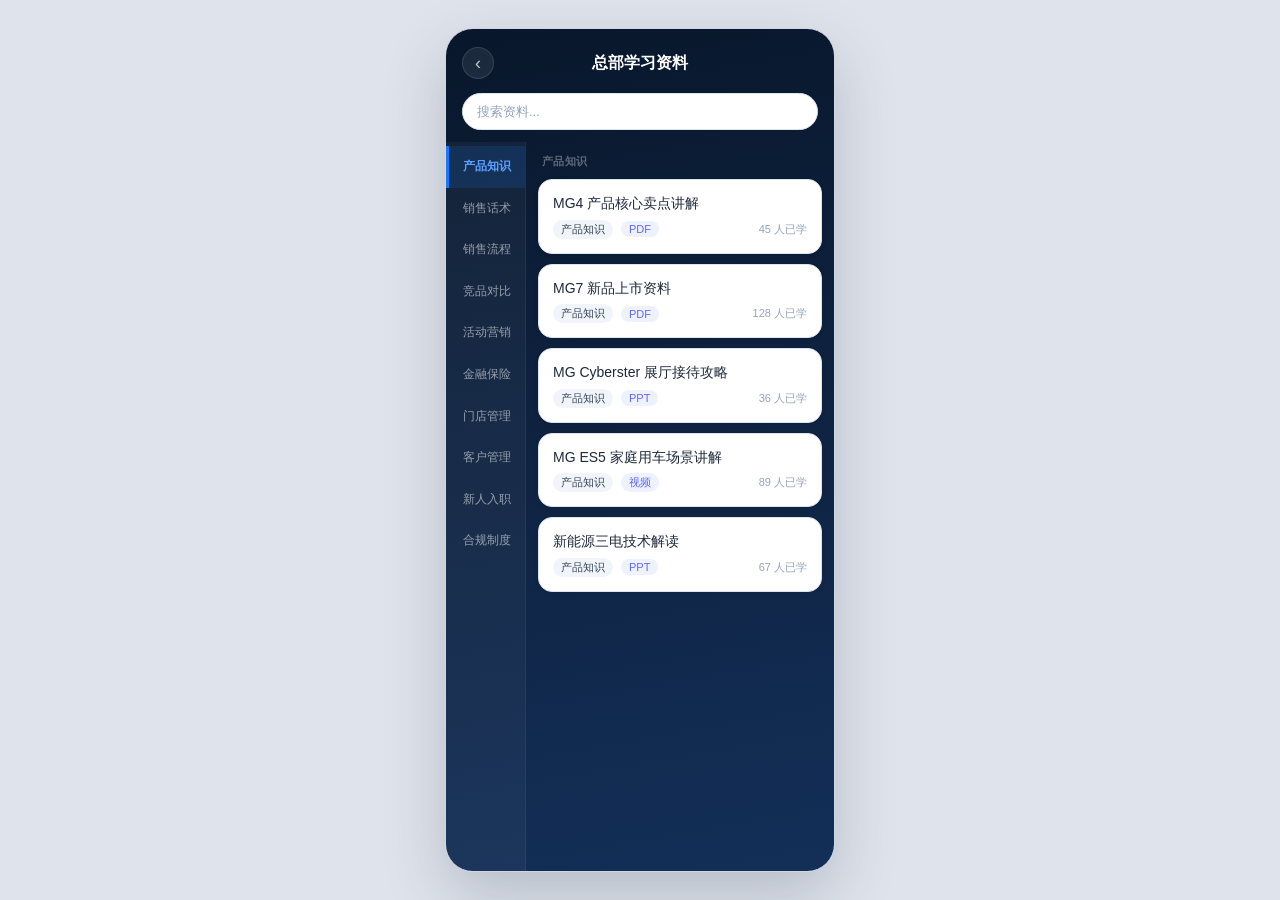
<file: hq-materials.html>
<!DOCTYPE html>
<html lang="zh-CN">
<head>
  <meta charset="UTF-8">
  <meta name="viewport" content="width=device-width, initial-scale=1, viewport-fit=cover, user-scalable=no">
  <title>总部学习资料</title>
  <style>
    :root {
      --navy-950: #071327;
      --navy-900: #0b234a;
      --ink: #1e293b;
      --text: #334155;
      --muted: #94a3b8;
      --line: #e2e8f0;
      --hairline: #f1f5f9;
      --page: #F2F6FC;
      --card: #fff;
      --card-border: #dde4f0;
      --primary: #1677FF;
      --primary-light: #EAF2FF;
      --gold: #f5a623;
      --shadow-sm: 0 1px 2px rgba(0,0,0,.035), 0 2px 8px rgba(0,0,0,.025);
      --shadow: 0 1px 3px rgba(0,0,0,.04), 0 4px 14px rgba(0,0,0,.04);
      --shadow-lg: 0 24px 64px rgba(20,32,52,.2);
      --radius: 10px;
      --radius-lg: 14px;
      --font: -apple-system, BlinkMacSystemFont, "PingFang SC", "Microsoft YaHei", sans-serif;
    }

    *, *::before, *::after { box-sizing: border-box; margin: 0; padding: 0; }
    html, body {
      min-height: 100%; background: #dfe4ec;
      font-family: var(--font); color: var(--ink);
      -webkit-font-smoothing: antialiased; -webkit-tap-highlight-color: transparent;
    }
    button { font: inherit; color: inherit; border: 0; background: none; cursor: pointer; }

    .stage { min-height: 100vh; display: grid; place-items: center; padding: 18px; }
    .phone {
      position: relative; width: min(390px, 100vw); height: min(844px, calc(100vh - 36px));
      min-height: 700px; overflow: hidden;
      background: linear-gradient(170deg, #08172b 0%, #0f2342 50%, #132f58 100%);
      border: 1px solid #cfd6e1; border-radius: 28px; box-shadow: var(--shadow-lg);
      display: flex; flex-direction: column;
    }

    /* Header */
    .header { padding: 18px 16px 0; flex-shrink: 0; }
    .nav-row { display: flex; align-items: center; gap: 10px; margin-bottom: 14px; }
    .back-btn {
      width: 32px; height: 32px; flex-shrink: 0;
      display: flex; align-items: center; justify-content: center;
      font-size: 18px; color: rgba(255,255,255,.75);
      background: rgba(255,255,255,.08); border: 1px solid rgba(255,255,255,.12);
      border-radius: 50%; cursor: pointer; transition: background 0.15s;
    }
    .back-btn:active { background: rgba(255,255,255,.14); color: #fff; }
    .nav-title { flex: 1; text-align: center; font-size: 16px; font-weight: 600; color: #fff; padding-right: 42px; }

    /* Search */
    .search-wrap { padding: 0 16px 12px; flex-shrink: 0; }
    .search-input {
      width: 100%; padding: 10px 14px; font-size: 13px; color: var(--ink);
      background: var(--card); border: 1px solid var(--card-border); border-radius: 22px;
      outline: none; font-family: var(--font);
    }
    .search-input::placeholder { color: var(--muted); }
    .search-input:focus { border-color: var(--primary); }

    /* Body: sidebar + content */
    .body { flex: 1; display: flex; overflow: hidden; }

    /* Sidebar — dark glass style */
    .sidebar {
      width: 80px; flex-shrink: 0;
      background: rgba(255,255,255,.04);
      border-right: 1px solid rgba(255,255,255,.06);
      overflow-y: auto; scrollbar-width: none;
      padding: 4px 0;
    }
    .sidebar::-webkit-scrollbar { display: none; }
    .cat-item {
      display: block; width: 100%; padding: 13px 8px;
      font-size: 12px; color: rgba(255,255,255,.55); text-align: center;
      line-height: 1.3; transition: background 0.12s, color 0.12s;
      border-left: 3px solid transparent;
    }
    .cat-item:active { background: rgba(255,255,255,.06); color: rgba(255,255,255,.7); }
    .cat-item.active {
      background: rgba(22,119,255,.15); color: #5ca0ff;
      font-weight: 600; border-left-color: var(--primary);
    }

    /* Content scroll */
    .content {
      flex: 1; overflow-y: auto; overscroll-behavior: contain;
      scrollbar-width: none; padding: 12px 12px 24px;
      -webkit-overflow-scrolling: touch;
    }
    .content::-webkit-scrollbar { display: none; }

    .cat-title {
      font-size: 11px; font-weight: 600; color: rgba(255,255,255,.35);
      letter-spacing: .04em; margin-bottom: 10px; padding-left: 4px;
    }

    /* Material card */
    .mat-card {
      background: var(--card); border: 1px solid var(--card-border);
      border-radius: var(--radius-lg); padding: 14px;
      box-shadow: var(--shadow-sm); margin-bottom: 10px;
      cursor: pointer; transition: box-shadow 0.15s, transform 0.15s;
    }
    .mat-card:active { box-shadow: var(--shadow); transform: scale(0.985); }
    .mat-title {
      font-size: 14px; font-weight: 500; color: var(--ink);
      line-height: 1.4; margin-bottom: 6px;
    }
    .mat-meta { display: flex; align-items: center; gap: 8px; flex-wrap: wrap; }
    .mat-tag {
      font-size: 11px; padding: 2px 8px; border-radius: 10px;
      background: #f1f5f9; color: var(--text);
    }
    .mat-type {
      font-size: 11px; padding: 2px 8px; border-radius: 10px;
      background: #eef2ff; color: #6366f1;
    }
    .mat-count { font-size: 11px; color: var(--muted); margin-left: auto; }

    .empty-state {
      text-align: center; padding: 40px 16px;
      color: rgba(255,255,255,.25); font-size: 14px;
    }

    /* ===== Detail Overlay ===== */
    .detail-overlay {
      position: absolute; inset: 0; z-index: 50;
      background: linear-gradient(170deg, #08172b 0%, #0f2342 50%, #132f58 100%);
      display: flex; flex-direction: column;
      transform: translateX(105%);
      transition: transform 0.32s cubic-bezier(0.4, 0, 0.2, 1);
    }
    .detail-overlay.open { transform: translateX(0); }

    .detail-head {
      display: flex; align-items: center; gap: 10px;
      padding: 18px 16px; flex-shrink: 0;
    }
    .detail-back {
      width: 32px; height: 32px; flex-shrink: 0;
      display: flex; align-items: center; justify-content: center;
      font-size: 18px; color: rgba(255,255,255,.75);
      background: rgba(255,255,255,.08); border: 1px solid rgba(255,255,255,.12);
      border-radius: 50%; cursor: pointer; transition: background 0.15s;
    }
    .detail-back:active { background: rgba(255,255,255,.14); color: #fff; }
    .detail-title {
      font-size: 15px; font-weight: 600; color: #fff;
      flex: 1; overflow: hidden; text-overflow: ellipsis; white-space: nowrap;
    }

    .detail-body {
      flex: 1; overflow-y: auto; overscroll-behavior: contain;
      -webkit-overflow-scrolling: touch; padding: 0 12px 24px;
    }

    /* Key points card */
    .keypoints {
      background: var(--card); border: 1px solid var(--card-border);
      border-radius: var(--radius-lg); padding: 16px;
      box-shadow: var(--shadow-sm);
    }
    .keypoints-label {
      font-size: 12px; font-weight: 600; color: var(--muted);
      letter-spacing: .04em; margin-bottom: 12px;
    }
    .keypoint-item {
      display: flex; gap: 10px; padding: 10px 0;
      border-bottom: 1px solid var(--hairline);
      font-size: 13px; line-height: 1.65;
    }
    .keypoint-item:last-child { border-bottom: none; }
    .keypoint-num {
      flex-shrink: 0; width: 20px; height: 20px;
      background: #eef2ff; color: #6366f1; border-radius: 50%;
      font-size: 11px; font-weight: 700;
      display: flex; align-items: center; justify-content: center;
      margin-top: 1px;
    }
    .keypoint-text { color: var(--text); }

    /* PDF section */
    .pdf-section {
      margin-top: 12px;
      background: var(--card); border: 1px solid var(--card-border);
      border-radius: var(--radius-lg); padding: 16px;
      box-shadow: var(--shadow-sm);
    }
    .pdf-section-label {
      font-size: 12px; font-weight: 600; color: var(--muted);
      letter-spacing: .04em; margin-bottom: 10px;
    }
    .pdf-viewer {
      width: 100%; height: 460px; border: 1px solid var(--card-border);
      border-radius: var(--radius); background: #f8fafc;
    }

    @media (max-width: 430px) {
      .stage { padding: 0; }
      .phone { width: 100vw; height: 100vh; height: 100dvh; min-height: 0; border: 0; border-radius: 0; box-shadow: none; }
    }
  </style>
</head>
<body>
  <main class="stage">
    <div class="phone" id="phone">
      <div class="header">
        <div class="nav-row">
          <button class="back-btn" onclick="history.back()" aria-label="返回">‹</button>
          <span class="nav-title">总部学习资料</span>
        </div>
      </div>

      <div class="search-wrap">
        <input class="search-input" type="text" placeholder="搜索资料..." oninput="doSearch(this.value)">
      </div>

      <div class="body">
        <div class="sidebar" id="sidebar"></div>
        <div class="content" id="content"></div>
      </div>

      <!-- Detail Overlay -->
      <div class="detail-overlay" id="detailOverlay">
        <div class="detail-head">
          <button class="detail-back" onclick="closeDetail()" aria-label="返回">‹</button>
          <span class="detail-title" id="detailTitle"></span>
        </div>
        <div class="detail-body" id="detailBody"></div>
      </div>
    </div>
  </main>

  <script>
    var CATEGORIES = [
      '产品知识', '销售话术', '销售流程', '竞品对比', '活动营销',
      '金融保险', '门店管理', '客户管理', '新人入职', '合规制度'
    ];

    var MATERIALS = [
      { id: 'm1', title: 'MG4 产品核心卖点讲解', category: '产品知识', type: 'PDF', learners: 45, tags: ['MG4'] },
      { id: 'm2', title: 'MG7 新品上市资料', category: '产品知识', type: 'PDF', learners: 128, tags: ['MG7'] },
      { id: 'm3', title: 'MG Cyberster 展厅接待攻略', category: '产品知识', type: 'PPT', learners: 36, tags: ['Cyberster'] },
      { id: 'm4', title: 'MG ES5 家庭用车场景讲解', category: '产品知识', type: '视频', learners: 89, tags: ['MG ES5'] },
      { id: 'm5', title: '新能源三电技术解读', category: '产品知识', type: 'PPT', learners: 67, tags: ['新能源'] },

      { id: 'm6', title: '留资开口标准话术要点', category: '销售话术', type: 'PDF', learners: 156, tags: ['全系'] },
      { id: 'm7', title: '试驾后跟进回访话术', category: '销售话术', type: 'Word', learners: 98, tags: ['全系'] },
      { id: 'm8', title: '砍价型客户应对技巧', category: '销售话术', type: '视频', learners: 134, tags: ['全系'] },
      { id: 'm9', title: 'MG3 价格异议处理话术', category: '销售话术', type: 'PPT', learners: 72, tags: ['MG3'] },
      { id: 'm10', title: '成交逼单话术实战', category: '销售话术', type: '视频', learners: 189, tags: ['全系'] },

      { id: 'm11', title: '试驾邀约标准流程', category: '销售流程', type: 'PDF', learners: 112, tags: ['全系'] },
      { id: 'm12', title: '交车仪式标准流程', category: '销售流程', type: '视频', learners: 87, tags: ['全系'] },
      { id: 'm13', title: '展厅接待服务规范', category: '销售流程', type: 'PPT', learners: 93, tags: ['全系'] },

      { id: 'm14', title: 'MG7 竞品对比话术实战', category: '竞品对比', type: '视频', learners: 105, tags: ['MG7'] },
      { id: 'm15', title: '新能源 vs 燃油车深度对比', category: '竞品对比', type: 'PPT', learners: 78, tags: ['新能源'] },
      { id: 'm16', title: 'MG4 vs 比亚迪秦 PLUS 对比', category: '竞品对比', type: 'Word', learners: 143, tags: ['MG4'] },

      { id: 'm17', title: '26年国庆大促活动方案', category: '活动营销', type: 'PDF', learners: 56, tags: ['国庆'] },
      { id: 'm18', title: '双11购车节促销手册', category: '活动营销', type: 'PPT', learners: 44, tags: ['双11'] },
      { id: 'm19', title: '春季新品发布执行手册', category: '活动营销', type: 'PDF', learners: 31, tags: ['春季'] },

      { id: 'm20', title: '金融方案推荐技巧', category: '金融保险', type: 'PPT', learners: 68, tags: ['金融'] },
      { id: 'm21', title: '置换补贴政策解读', category: '金融保险', type: 'Word', learners: 55, tags: ['置换'] },
      { id: 'm22', title: '分期计算与贷款方案介绍', category: '金融保险', type: '视频', learners: 72, tags: ['金融'] },

      { id: 'm23', title: '展厅陈列规范与5S标准', category: '门店管理', type: 'PDF', learners: 41, tags: ['展厅'] },
      { id: 'm24', title: '客户接待流程管理规定', category: '门店管理', type: 'Word', learners: 38, tags: ['接待'] },
      { id: 'm25', title: '数据报表分析指南', category: '门店管理', type: 'PPT', learners: 29, tags: ['数据'] },

      { id: 'm26', title: '客户分级与跟进策略', category: '客户管理', type: 'PDF', learners: 84, tags: ['客户'] },
      { id: 'm27', title: '售后回访与客户维系', category: '客户管理', type: '视频', learners: 76, tags: ['售后'] },

      { id: 'm28', title: '品牌文化与基础产品知识', category: '新人入职', type: 'PDF', learners: 320, tags: ['新人'] },
      { id: 'm29', title: '门店管理制度学习手册', category: '新人入职', type: 'Word', learners: 280, tags: ['新人'] },

      { id: 'm30', title: '个人信息保护合规要点', category: '合规制度', type: 'PDF', learners: 52, tags: ['合规'] },
      { id: 'm31', title: '广告法合规宣传规范', category: '合规制度', type: 'Word', learners: 48, tags: ['合规'] },
    ];

    // 每个资料对应的重点提炼
    var KEYPOINTS_MAP = {
      'm1': ['MG4 搭载第二代半固态电池，CLTC 续航 537km，化解客户续航焦虑最硬的一张牌', 'XDS 弯道动态控制系统为同级独有配置，弯道极限提升 12%，客户提操控时直接演示', '后排纯平地板 + 540° 全景影像，面对家庭客户时从安全与空间两个维度切入'],
      'm2': ['MG7 采用参数化主动进气格栅 + 无框车门 + 溜背造型，风阻系数 0.24Cd，外观辨识度极高', '车机芯片为高通骁龙 8155，支持无线 CarPlay 与 Android Auto，对比同级竞品优势明显', '半固态电池版续航 537km，CTB 电池车身一体化结构，兼顾安全与操控'],
      'm6': ['留资开口的核心时机在试驾后 3 分钟内，趁客户体验感最强时自然过渡', '开口话术避免「你留个电话吧」的生硬表达，改用「我把今天的试驾对比数据发您」作为钩子', '针对不同客户类型准备差异化开口：价格敏感型强调优惠、体验型强调后续活动'],
      'm7': ['回访时机：试驾后 24 小时内最佳，超过 48 小时客户热度下降 60%', '回访内容个性化：结合试驾时客户的关注点针对性跟进，而非发标准模板', '每次回访必须约定下一次联系时间，形成闭环，这是成交转化的关键一步'],
      'm10': ['识别成交信号：客户开始讨论颜色、提车时间、上牌细节时，已经进入购买状态', '逼单不是施压而是帮客户做决定：总结客户关注点 → 确认需求 → 给出行动建议', '二选一法则最有效：「您是选白色还是灰色？」比「您买不买？」成交率高 3 倍'],
      'm11': ['试驾前 3 件事必须到位：车辆提前备好、空调温度调好、试驾路线规划好', '试驾邀约的关键不是讲参数，而是让客户想象拥有后的生活场景', '抗拒试驾的客户用「体验式邀约」：不说「您试驾一下」，说「我带您感受一下弯道的操控」'],
      'm15': ['半固态电池安全性与循环寿命优于传统锂电池，是应对「电池不安全」质疑的核心武器', 'MG4 后驱平台对比同级前驱车型，操控质感不是一个级别，试驾体验是最强说服力', '油电使用成本对比：每年 2 万公里计算，MG4 充电费约 2800 元，同级燃油车油费约 12000 元'],
      'm28': ['MG 品牌始于 1924 年英国牛津，百年运动基因是品牌故事的核心主线', '上汽集团全球研发体系，核心技术自主可控，消除客户「新能源品牌靠不靠谱」的顾虑', '记住 3 个品牌关键词：运动基因、全球品质、智能科技，所有产品介绍围绕这三条展开']
    };

    var DEFAULT_KEYPOINTS = [
      '掌握核心卖点与竞品差异，用场景化语言替代参数罗列，让客户听得懂、记得住',
      '理解客户真实需求后再匹配产品优势，先共情再追问，最后用配置佐证',
      '每次客户接触都要有明确下一步，约定下次联系时间，形成销售闭环'
    ];

    var currentCat = CATEGORIES[0];
    var searchQuery = '';

    function renderSidebar() {
      var html = '';
      CATEGORIES.forEach(function(cat) {
        var cls = cat === currentCat ? ' cat-item active' : 'cat-item';
        html += '<button class="' + cls + '" onclick="selectCat(\'' + cat + '\')">' + cat + '</button>';
      });
      document.getElementById('sidebar').innerHTML = html;
    }

    function selectCat(cat) {
      currentCat = cat;
      renderSidebar();
      renderContent();
    }

    function doSearch(q) {
      searchQuery = q.trim().toLowerCase();
      renderContent();
    }

    function renderContent() {
      var filtered = MATERIALS.filter(function(m) {
        if (m.category !== currentCat) return false;
        if (searchQuery) {
          return m.title.toLowerCase().indexOf(searchQuery) > -1 ||
                 m.type.toLowerCase().indexOf(searchQuery) > -1 ||
                 m.tags.some(function(t) { return t.toLowerCase().indexOf(searchQuery) > -1; });
        }
        return true;
      });

      var html = '<div class="cat-title">' + currentCat + '</div>';
      if (filtered.length === 0) {
        html += '<div class="empty-state">没有找到相关资料</div>';
      } else {
        filtered.forEach(function(m) {
          html += '<div class="mat-card" onclick="openDetail(\'' + m.id + '\')">';
          html += '<div class="mat-title">' + m.title + '</div>';
          html += '<div class="mat-meta">';
          html += '<span class="mat-tag">' + m.category + '</span>';
          html += '<span class="mat-type">' + m.type + '</span>';
          html += '<span class="mat-count">' + m.learners + ' 人已学</span>';
          html += '</div>';
          html += '</div>';
        });
      }
      document.getElementById('content').innerHTML = html;
    }

    function openDetail(id) {
      var m = MATERIALS.find(function(item) { return item.id === id; });
      if (!m) return;

      document.getElementById('detailTitle').textContent = m.title;

      var kps = KEYPOINTS_MAP[id] || DEFAULT_KEYPOINTS;
      var html = '<div class="keypoints">';
      html += '<div class="keypoints-label">成交教练为你提炼以下重点</div>';
      kps.forEach(function(text, i) {
        html += '<div class="keypoint-item">';
        html += '<span class="keypoint-num">' + (i + 1) + '</span>';
        html += '<span class="keypoint-text">' + text + '</span>';
        html += '</div>';
      });
      html += '</div>';

      html += '<div class="pdf-section">';
      html += '<div class="pdf-section-label">原始资料</div>';
      html += '<iframe class="pdf-viewer" src="assets/课件：MG7 25款上市培训.pdf#toolbar=0&navpanes=0" frameborder="0"></iframe>';
      html += '</div>';

      document.getElementById('detailBody').innerHTML = html;
      document.getElementById('detailOverlay').classList.add('open');
    }

    function closeDetail() {
      document.getElementById('detailOverlay').classList.remove('open');
    }

    renderSidebar();
    renderContent();
  </script>
</body>
</html>
</file>
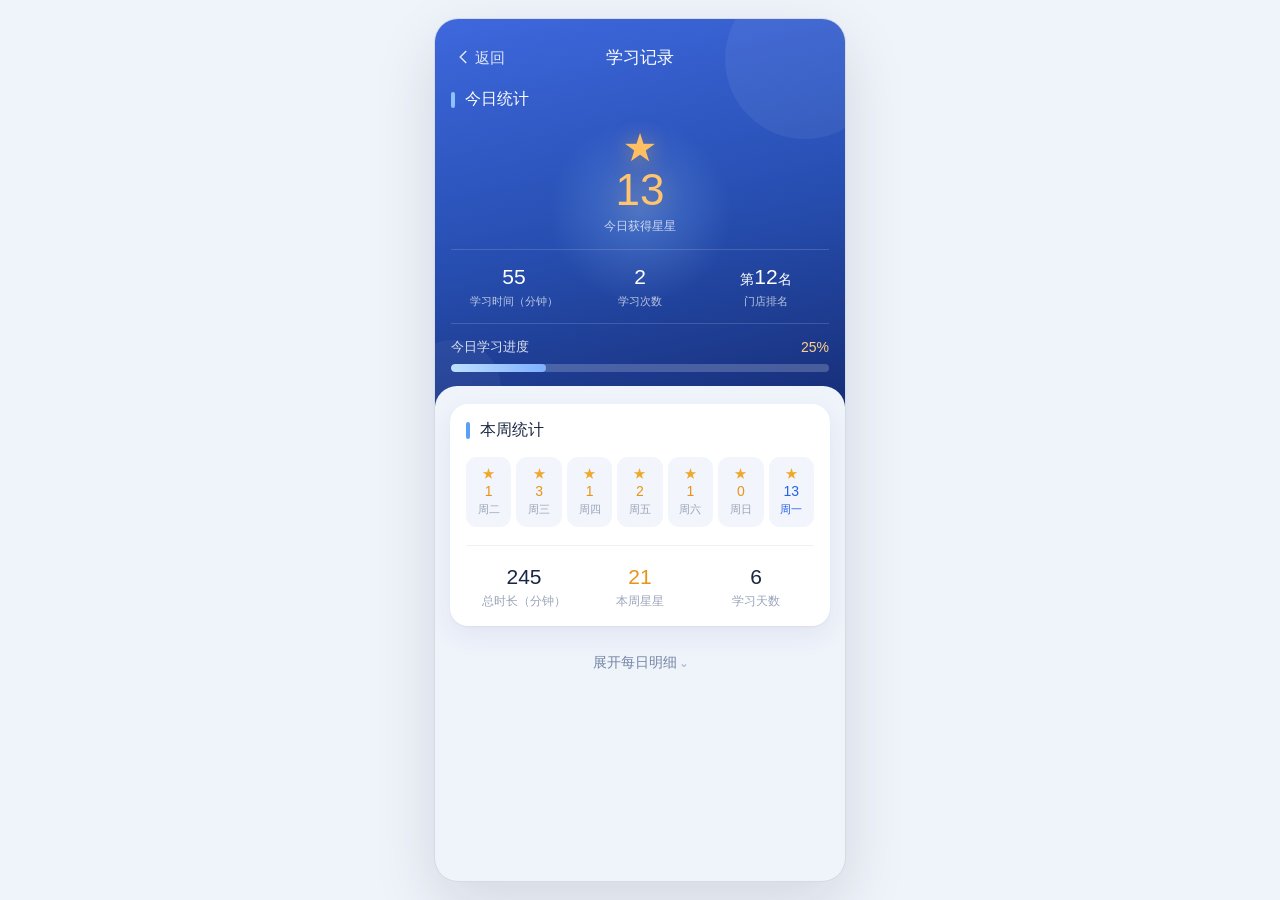
<file: learn-record.html>
<!DOCTYPE html>
<html lang="zh-CN">
<head>
  <meta charset="UTF-8">
  <meta name="viewport" content="width=device-width, initial-scale=1, viewport-fit=cover, user-scalable=no">
  <meta name="theme-color" content="#EFF3FA">
  <title>学习记录</title>
  <style>
    /* ══════════════════════════════════════════════════════════════
       学习记录 — 上浓下淡 · 深蓝 hero + 白卡面板
       设计宽度：330px 移动端
       设计系统与 成交教练-phase1-v5 统一
       ══════════════════════════════════════════════════════════════ */

    :root {
      --bg-page:       #EFF3FA;
      --card-white:    #FFFFFF;
      --ink:           #1A2742;
      --text:          #414E68;
      --muted:         #9AA4B8;

      --learn:         #5BA0F5;
      --learn-deep:    #3B82F6;
      --learn-light:   #E8F1FE;
      --learn-text:    #2C73E0;

      --practice:      #2547A6;
      --champ:         #E0A23A;

      --card-shadow:   0 1px 2px rgba(20,40,90,0.05), 0 10px 26px rgba(30,58,140,0.07);
      --radius-card:   18px;
      --radius-btn:    18px;
      --radius-tag:    6px;
      --radius-phone:  24px;
      --font:          -apple-system, "PingFang SC", "Microsoft YaHei", sans-serif;
      --divider:       #EEF1F6;
    }

    *,*::before,*::after{box-sizing:border-box;margin:0;padding:0}
    html,body{
      min-height:100%;
      background: var(--bg-page);
      font-family: var(--font);
      color: var(--ink);
      -webkit-font-smoothing: antialiased;
      -webkit-tap-highlight-color: transparent;
    }
    button{font:inherit;color:inherit;border:0;background:none;cursor:pointer}

    .stage{min-height:100vh;display:grid;place-items:center;padding:18px}
    .phone{
      position:relative;
      width:min(412px, 100vw);
      height:min(915px, calc(100vh - 36px));
      min-height:700px;
      overflow:hidden;
      background: var(--bg-page);
      border:1px solid #d5dbe3;
      border-radius:var(--radius-phone);
      box-shadow:0 24px 64px rgba(20,32,52,.12);
      display:flex;
      flex-direction:column;
    }
    .scroll{
      flex:1;
      min-height:0;
      overflow-y:auto;
      overscroll-behavior:contain;
      scrollbar-width:none;
      -webkit-overflow-scrolling:touch;
    }
    .scroll::-webkit-scrollbar{display:none}

    /* ═══════════════════════════════════════════════════════
       ① 顶部沉浸式头部（深蓝渐变 hero）
       ═══════════════════════════════════════════════════════ */
    .hero{
      position:relative;
      background: linear-gradient(168deg, #3E68DD 0%, #274FB2 52%, #172E78 100%);
      padding: 16px 16px 34px;
      color:#fff;
      overflow:hidden;
    }

    /* 光感装饰 */
    .hero-glow{
      position:absolute;
      top:50%; left:50%;
      width:200px; height:180px;
      transform:translate(-50%,-50%);
      background: radial-gradient(circle, rgba(150,200,255,0.28), transparent 68%);
      pointer-events:none;
    }
    .hero-orb{
      position:absolute;
      border-radius:50%;
      pointer-events:none;
    }
    .hero-orb--tr{
      top:-40px; right:-40px;
      width:160px; height:160px;
      background: rgba(255,255,255,0.06);
    }
    .hero-orb--bl{
      bottom:-30px; left:-30px;
      width:96px; height:96px;
      background: rgba(255,255,255,0.045);
    }

    /* 导航行 */
    .hero-nav{
      display:flex;
      align-items:center;
      justify-content:center;
      height:44px;
      position:relative;
      z-index:1;
    }
    .hero-back{
      position:absolute;
      left:0;
      background:none;
      border:none;
      font-size:15px;
      color: rgba(255,255,255,0.84);
      cursor:pointer;
      padding:4px;
      line-height:1;
      display:flex;
      align-items:center;
      gap:2px;
    }
    .hero-back:active{opacity:.6}
    .hero-back svg{width:18px;height:18px;fill:none;stroke:currentColor;stroke-width:2;flex-shrink:0}
    .hero-nav-title{
      font-size:17px;
      font-weight:500;
      color:#fff;
    }

    /* 标题行 */
    .hero-title-row{
      display:flex;
      align-items:center;
      gap:10px;
      padding:10px 0 16px;
      position:relative;
      z-index:1;
    }
    .hero-title-bar{
      width:4px;
      height:16px;
      border-radius:2px;
      background:#8FC0FF;
      flex-shrink:0;
    }
    .hero-title-text{
      font-size:16px;
      font-weight:500;
      color:#fff;
    }

    /* 星星英雄区 */
    .star-hero{
      display:flex;
      flex-direction:column;
      align-items:center;
      padding:4px 0 0;
      position:relative;
      z-index:1;
    }
    .star-hero .star-icon{
      font-size:34px;
      line-height:1;
      color:#FFC062;
      filter:drop-shadow(0 2px 10px rgba(255,180,60,0.5));
      margin-bottom:2px;
    }
    .star-hero .star-num{
      font-size:44px;
      font-weight:500;
      color:#FFC470;
      line-height:1.1;
      filter:drop-shadow(0 2px 12px rgba(255,180,60,0.4));
    }
    .star-hero .star-label{
      font-size:12px;
      color:rgba(255,255,255,0.74);
      margin-top:4px;
    }

    /* 分隔线 */
    .hero-divider{
      height:1px;
      background:rgba(255,255,255,0.15);
      margin:14px 0;
      position:relative;
      z-index:1;
    }

    /* 三项统计 */
    .hero-stats{
      display:flex;
      justify-content:center;
      text-align:center;
      position:relative;
      z-index:1;
    }
    .hero-stat{
      flex:1;
    }
    .hero-stat-num{
      font-size:21px;
      font-weight:500;
      color:#fff;
      line-height:1.2;
    }
    .hero-stat-num .inner-sm{
      font-size:14px;
      font-weight:400;
    }
    .hero-stat-lbl{
      font-size:11px;
      color:rgba(255,255,255,0.7);
      margin-top:4px;
    }

    /* 进度区域 */
    .hero-progress-row{
      display:flex;
      align-items:center;
      justify-content:space-between;
      margin-bottom:8px;
      position:relative;
      z-index:1;
    }
    .hero-progress-label{
      font-size:13px;
      color:rgba(255,255,255,0.85);
    }
    .hero-progress-pct{
      font-size:14px;
      font-weight:500;
      color:#FFD08A;
    }
    .hero-progress-bar{
      height:8px;
      border-radius:5px;
      background:rgba(255,255,255,0.2);
      overflow:hidden;
      position:relative;
      z-index:1;
    }
    .hero-progress-fill{
      height:100%;
      border-radius:5px;
      width:25%;
      background:linear-gradient(90deg,#BFE0FF,#7FB0FF);
    }

    /* ═══════════════════════════════════════════════════════
       ② 内容面板（白圆角上盖头部）
       ═══════════════════════════════════════════════════════ */
    .content-panel{
      background: var(--bg-page);
      border-radius: 22px 22px 0 0;
      margin-top: -20px;
      padding: 18px 15px 20px;
      position:relative;
      z-index:2;
    }

    /* ── 白卡 ── */
    .card{
      background: var(--card-white);
      border-radius: var(--radius-card);
      padding: 16px;
      box-shadow: var(--card-shadow);
    }

    .card-head{
      display:flex;
      align-items:center;
      gap:10px;
      margin-bottom:16px;
    }
    .card-bar{
      width:4px;
      height:17px;
      border-radius:2px;
      flex-shrink:0;
      background: #5BA0F5;
    }
    .card-title{
      font-size:16px;
      font-weight:500;
      color:var(--ink);
      flex:1;
    }
    .card-sub{
      font-size:12px;
      color:var(--muted);
      flex-shrink:0;
    }

    /* ── 每日星星条（7格） ── */
    .star-wall{
      display:flex;
      gap:5px;
    }
    .sw-cell{
      flex:1;
      background:#F2F5FB;
      border-radius:11px;
      padding:9px 0;
      display:flex;
      flex-direction:column;
      align-items:center;
      gap:4px;
      border:1.5px solid transparent;
      min-width:0;
    }
    .sw-cell .sw-star{
      font-size:13px;
      line-height:1;
      color:#EFA82B;
    }
    .sw-cell .sw-num{
      font-size:14px;
      font-weight:500;
      color:#E8941A;
      line-height:1;
    }
    .sw-cell .sw-day{
      font-size:11px;
      color:var(--muted);
    }

    /* 休息格 */
    .sw-cell.rest{
      background:#F4F5F7;
    }
    .sw-cell.active .sw-num{
      color:#2563EB;
    }
    .sw-cell.active .sw-day{
      color:#2563EB;
    }

    .card-divider{
      height:1px;
      background:var(--divider);
      margin:18px 0;
    }

    /* 三项汇总 */
    .card-stats{
      display:flex;
      justify-content:center;
      text-align:center;
    }
    .card-stat{
      flex:1;
    }
    .card-stat-num{
      font-size:21px;
      font-weight:500;
      color:var(--ink);
      line-height:1.2;
    }
    .card-stat-num.gold{
      color:#E8941A;
    }
    .card-stat-lbl{
      font-size:12px;
      color:var(--muted);
      margin-top:4px;
    }

    /* ── 底部分隔 ── */
    .card + .card{
      margin-top:14px;
    }

    /* ═══════════════════════════════════════════════════════
       ③ 每日明细
       ═══════════════════════════════════════════════════════ */
    .detail-wrap{
      text-align:center;
      padding:20px 0 0;
    }
    .detail-toggle{
      font-size:14px;
      color:#7486A6;
      cursor:pointer;
      background:none;
      border:none;
      font-family:inherit;
      padding:8px 16px;
      -webkit-tap-highlight-color:transparent;
    }
    .detail-toggle:active{opacity:.6}

    .detail-list{
      display:none;
    }
    .detail-list.open{
      display:block;
    }

    .day-card{
      background: var(--card-white);
      border-radius:16px;
      box-shadow:0 1px 3px rgba(0,0,0,.04);
      padding:14px 16px;
      margin-top:10px;
    }
    .day-card-head{
      display:flex;
      align-items:baseline;
      justify-content:space-between;
      margin-bottom:10px;
    }
    .day-date{
      font-size:14px;
      font-weight:500;
      color:var(--ink);
    }

    .day-card-body{
      border-top:1px solid #F5F5F5;
      padding-top:6px;
    }
    .log-item{
      display:flex;
      align-items:center;
      justify-content:space-between;
      padding:8px 0;
    }
    .log-item + .log-item{
      border-top:1px solid #F5F5F5;
    }
    .log-left{
      min-width:0;
      display:flex;
      align-items:baseline;
      gap:8px;
    }
    .log-title{
      font-size:13px;
      color:var(--ink);
      line-height:1.4;
    }
    .log-type{
      font-size:10px;
      color:var(--muted);
      flex-shrink:0;
      background:#F5F5F5;
      padding:1px 6px;
      border-radius:4px;
    }
    /* 对练音频播放按钮 */
    .log-audio-btn{
      flex-shrink:0;
      width:22px; height:22px;
      border-radius:50%;
      background:#EEF1F6;
      display:flex;
      align-items:center;
      justify-content:center;
      cursor:pointer;
      font-size:11px;
      line-height:1;
      color:#5BA0F5;
      transition: background .15s;
      -webkit-tap-highlight-color:transparent;
    }
    .log-audio-btn:active{background:#DDE3F0}
    .log-audio-btn.playing{
      background:#5BA0F5;
      color:#fff;
    }
    .log-audio-btn.no-recording{
      color:#C5CDD8;
      cursor:default;
      pointer-events:none;
    }
    .log-audio-timer{
      display:none;
      font-size:11px;
      font-weight:500;
      color:#5BA0F5;
      font-variant-numeric:tabular-nums;
      min-width:34px;
      text-align:left;
      flex-shrink:0;
    }
    .log-audio-timer.visible{display:inline}
    .log-right{
      display:flex;
      align-items:center;
      gap:8px;
      flex-shrink:0;
      margin-left:12px;
    }
    .log-time{
      font-size:12px;
      color:var(--muted);
      white-space:nowrap;
    }
    .log-stars{
      display:flex;
      gap:1px;
      font-size:11px;
      line-height:1;
    }
    .star-on{color:#FFA51F}
    .star-off{color:#E8E8E8}

    /* ── Responsive ── */
    @media(max-width:430px){
      .stage{padding:0}
      .phone{width:100vw;height:100vh;height:100dvh;min-height:0;border:0;border-radius:0;box-shadow:none}
      .hero{padding:16px env(safe-area-inset-right,16px) 34px env(safe-area-inset-left,16px)}
      .content-panel{padding:18px env(safe-area-inset-right,15px) 20px env(safe-area-inset-left,15px)}
    }
  </style>
</head>
<body>
<main class="stage">
<div class="phone">

<div class="scroll">

  <!-- ═══════════════════════════════════════════════════════
     ① 顶部沉浸式头部（深蓝渐变 hero）
     ═══════════════════════════════════════════════════════ -->
  <div class="hero">
    <div class="hero-glow"></div>
    <div class="hero-orb hero-orb--tr"></div>
    <div class="hero-orb hero-orb--bl"></div>

    <!-- 导航 -->
    <div class="hero-nav">
      <button class="hero-back" onclick="location.href='成交教练-phase1-v5.html'">
        <svg viewBox="0 0 24 24"><polyline points="15,4 7,12 15,20"/></svg>
        返回
      </button>
      <span class="hero-nav-title">学习记录</span>
    </div>

    <!-- 标题 -->
    <div class="hero-title-row">
      <span class="hero-title-bar"></span>
      <span class="hero-title-text">今日统计</span>
    </div>

    <!-- 星星英雄区 -->
    <div class="star-hero">
      <span class="star-icon">★</span>
      <span class="star-num">13</span>
      <span class="star-label">今日获得星星</span>
    </div>

    <!-- 分隔 -->
    <div class="hero-divider"></div>

    <!-- 三项统计 -->
    <div class="hero-stats">
      <div class="hero-stat">
        <div class="hero-stat-num">55</div>
        <div class="hero-stat-lbl">学习时间（分钟）</div>
      </div>
      <div class="hero-stat">
        <div class="hero-stat-num">2</div>
        <div class="hero-stat-lbl">学习次数</div>
      </div>
      <div class="hero-stat">
        <div class="hero-stat-num"><span class="inner-sm">第</span>12<span class="inner-sm">名</span></div>
        <div class="hero-stat-lbl">门店排名</div>
      </div>
    </div>

    <!-- 分隔 -->
    <div class="hero-divider"></div>

    <!-- 进度 -->
    <div class="hero-progress-row">
      <span class="hero-progress-label">今日学习进度</span>
      <span class="hero-progress-pct">25%</span>
    </div>
    <div class="hero-progress-bar">
      <div class="hero-progress-fill"></div>
    </div>
  </div>

  <!-- ═══════════════════════════════════════════════════════
     ② 内容面板
     ═══════════════════════════════════════════════════════ -->
  <div class="content-panel">

    <!-- 本周统计卡 -->
    <div class="card">
      <div class="card-head">
        <span class="card-bar"></span>
        <span class="card-title">本周统计</span>
      </div>

      <!-- 每日星星墙 -->
      <div class="star-wall">
        <div class="sw-cell">
          <span class="sw-star">★</span>
          <span class="sw-num">1</span>
          <span class="sw-day">周二</span>
        </div>
        <div class="sw-cell">
          <span class="sw-star">★</span>
          <span class="sw-num">3</span>
          <span class="sw-day">周三</span>
        </div>
        <div class="sw-cell">
          <span class="sw-star">★</span>
          <span class="sw-num">1</span>
          <span class="sw-day">周四</span>
        </div>
        <div class="sw-cell">
          <span class="sw-star">★</span>
          <span class="sw-num">2</span>
          <span class="sw-day">周五</span>
        </div>
        <div class="sw-cell">
          <span class="sw-star">★</span>
          <span class="sw-num">1</span>
          <span class="sw-day">周六</span>
        </div>
        <div class="sw-cell">
          <span class="sw-star">★</span>
          <span class="sw-num">0</span>
          <span class="sw-day">周日</span>
        </div>
        <div class="sw-cell active">
          <span class="sw-star">★</span>
          <span class="sw-num">13</span>
          <span class="sw-day">周一</span>
        </div>
      </div>

      <!-- 分隔 -->
      <div class="card-divider"></div>

      <!-- 三项汇总 -->
      <div class="card-stats">
        <div class="card-stat">
          <div class="card-stat-num">245</div>
          <div class="card-stat-lbl">总时长（分钟）</div>
        </div>
        <div class="card-stat">
          <div class="card-stat-num gold">21</div>
          <div class="card-stat-lbl">本周星星</div>
        </div>
        <div class="card-stat">
          <div class="card-stat-num">6</div>
          <div class="card-stat-lbl">学习天数</div>
        </div>
      </div>
    </div>

    <!-- 每日明细 -->
    <div class="detail-wrap">
      <button class="detail-toggle" id="detailToggle" onclick="toggleDetail()">展开每日明细 ⌄</button>
    </div>

    <div class="detail-list" id="detailList">
      <!-- 6/23 周一 -->
      <div class="day-card">
        <div class="day-card-head"><span class="day-date">6月23日 周一</span></div>
        <div class="day-card-body">
          <div class="log-item">
            <div class="log-left"><span class="log-title">MG7 新品上市资料</span><span class="log-type">PDF</span></div>
            <div class="log-right"><span class="log-stars"><span class="star-on">★</span></span><span class="log-time">30分钟</span></div>
          </div>
          <div class="log-item">
            <div class="log-left"><span class="log-title">成交话术演练</span><span class="log-type">对练</span><button class="log-audio-btn" onclick="toggleAudio(this)" data-duration="230" aria-label="播放对练录音">▶</button><span class="log-audio-timer"></span></div>
            <div class="log-right"><span class="log-stars"><span class="star-on">★</span></span><span class="log-time">25分钟</span></div>
          </div>
        </div>
      </div>
      <!-- 6/21 周六 -->
      <div class="day-card">
        <div class="day-card-head"><span class="day-date">6月21日 周六</span></div>
        <div class="day-card-body">
          <div class="log-item">
            <div class="log-left"><span class="log-title">留资开口标准话术</span><span class="log-type">PPT</span></div>
            <div class="log-right"><span class="log-stars"><span class="star-on">★</span></span><span class="log-time">20分钟</span></div>
          </div>
        </div>
      </div>
      <!-- 6/20 周五 -->
      <div class="day-card">
        <div class="day-card-head"><span class="day-date">6月20日 周五</span></div>
        <div class="day-card-body">
          <div class="log-item">
            <div class="log-left"><span class="log-title">MG4 产品核心卖点讲解</span><span class="log-type">PDF</span></div>
            <div class="log-right"><span class="log-stars"><span class="star-on">★</span></span><span class="log-time">30分钟</span></div>
          </div>
          <div class="log-item">
            <div class="log-left"><span class="log-title">竞品对比分析 — 秦 PLUS vs MG4</span><span class="log-type">Word</span></div>
            <div class="log-right"><span class="log-stars"><span class="star-on">★</span></span><span class="log-time">15分钟</span></div>
          </div>
        </div>
      </div>
      <!-- 6/19 周四 -->
      <div class="day-card">
        <div class="day-card-head"><span class="day-date">6月19日 周四</span></div>
        <div class="day-card-body">
          <div class="log-item">
            <div class="log-left"><span class="log-title">金融方案推荐技巧</span><span class="log-type">PPT</span></div>
            <div class="log-right"><span class="log-stars"><span class="star-on">★</span></span><span class="log-time">35分钟</span></div>
          </div>
          <div class="log-item">
            <div class="log-left"><span class="log-title">需求挖掘对练</span><span class="log-type">对练</span><button class="log-audio-btn no-recording" aria-label="录音未保存" disabled>▶</button></div>
            <div class="log-right"><span class="log-stars"><span class="star-off">★</span></span><span class="log-time">20分钟</span></div>
          </div>
        </div>
      </div>
      <!-- 6/18 周三 -->
      <div class="day-card">
        <div class="day-card-head"><span class="day-date">6月18日 周三</span></div>
        <div class="day-card-body">
          <div class="log-item">
            <div class="log-left"><span class="log-title">试驾邀约标准流程</span><span class="log-type">视频</span></div>
            <div class="log-right"><span class="log-stars"><span class="star-on">★</span></span><span class="log-time">25分钟</span></div>
          </div>
          <div class="log-item">
            <div class="log-left"><span class="log-title">MG Cyberster 展厅接待攻略</span><span class="log-type">PDF</span></div>
            <div class="log-right"><span class="log-stars"><span class="star-on">★</span></span><span class="log-time">35分钟</span></div>
          </div>
        </div>
      </div>
      <!-- 6/17 周二 -->
      <div class="day-card">
        <div class="day-card-head"><span class="day-date">6月17日 周二</span></div>
        <div class="day-card-body">
          <div class="log-item">
            <div class="log-left"><span class="log-title">MG7 半固态电池核心技术</span><span class="log-type">PDF</span></div>
            <div class="log-right"><span class="log-stars"><span class="star-on">★</span></span><span class="log-time">30分钟</span></div>
          </div>
        </div>
      </div>
    </div>

  </div><!-- /content-panel -->

</div><!-- /scroll -->

</div><!-- /phone -->
</main>

<script>
  function toggleDetail() {
    var list = document.getElementById('detailList');
    var btn = document.getElementById('detailToggle');
    if (list.classList.contains('open')) {
      list.classList.remove('open');
      btn.innerHTML = '展开每日明细 ⌄';
    } else {
      list.classList.add('open');
      btn.innerHTML = '收起每日明细 ⌃';
    }
  }

  /* ── 对练音频播放 ── */
  var _audioCtx = null;
  var _currentOsc = null;
  var _currentBtn = null;
  var _timerInterval = null;
  var _timerLeft = 0;

  function getAudioCtx() {
    if (!_audioCtx) {
      _audioCtx = new (window.AudioContext || window.webkitAudioContext)();
    }
    return _audioCtx;
  }

  function fmtTime(s) {
    var m = Math.floor(s / 60);
    var sec = s % 60;
    return m + ':' + (sec < 10 ? '0' : '') + sec;
  }

  function toggleAudio(btn) {
    if (btn.classList.contains('no-recording')) return;

    // 正在播放 → 暂停
    if (btn.classList.contains('playing')) {
      stopAudio();
      return;
    }

    // 停止其他
    stopAudio();

    // 开始播放
    var timer = btn.parentNode.querySelector('.log-audio-timer');
    var duration = parseInt(btn.dataset.duration) || 0;

    btn.classList.add('playing');
    btn.textContent = '⏸';
    _currentBtn = btn;

    // 倒计时
    _timerLeft = duration;
    if (timer && duration > 0) {
      timer.textContent = fmtTime(_timerLeft);
      timer.classList.add('visible');
      _timerInterval = setInterval(function () {
        _timerLeft--;
        if (_timerLeft <= 0) {
          stopAudio();
          return;
        }
        timer.textContent = fmtTime(_timerLeft);
      }, 1000);
    }

    // Demo：用 Web Audio 发声
    var ctx = getAudioCtx();
    var osc = ctx.createOscillator();
    var gain = ctx.createGain();
    osc.connect(gain);
    gain.connect(ctx.destination);
    osc.type = 'sine';
    osc.frequency.value = 440;
    gain.gain.value = 0.08;
    osc.start();
    _currentOsc = osc;

    // 到达时长自动停
    if (duration > 0) {
      setTimeout(function () {
        if (_currentBtn === btn) stopAudio();
      }, duration * 1000);
    }
  }

  function stopAudio() {
    if (_currentOsc) {
      try { _currentOsc.stop(); } catch (e) {}
      _currentOsc = null;
    }
    if (_timerInterval) {
      clearInterval(_timerInterval);
      _timerInterval = null;
    }
    if (_currentBtn) {
      _currentBtn.classList.remove('playing');
      _currentBtn.textContent = '▶';
      var timer = _currentBtn.parentNode.querySelector('.log-audio-timer');
      if (timer) timer.classList.remove('visible');
      _currentBtn = null;
    }
    _timerLeft = 0;
  }
</script>
</body>
</html>
</file>
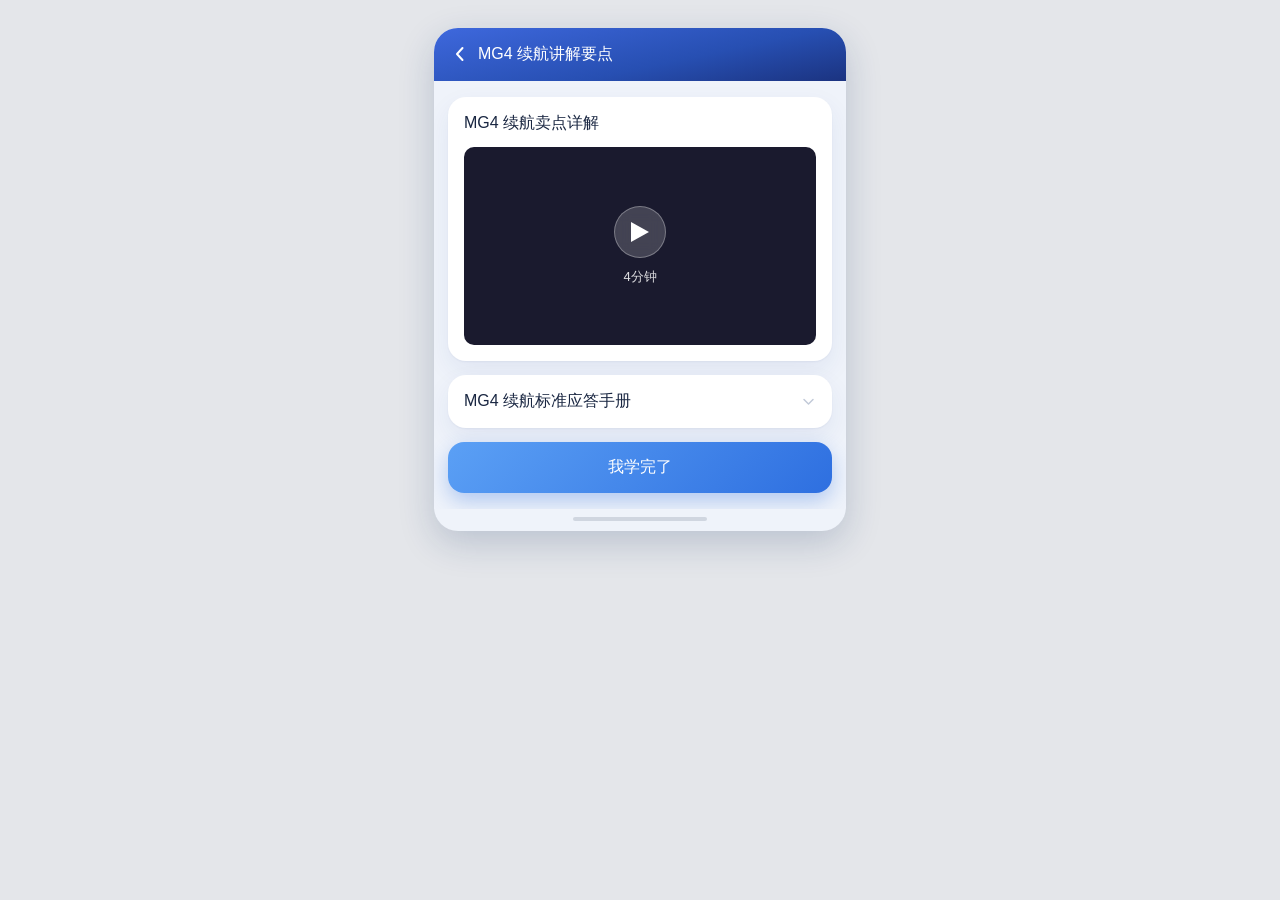
<file: learning-detail.html>
<!DOCTYPE html>
<html lang="zh-CN">
<head>
<meta charset="UTF-8">
<meta name="viewport" content="width=device-width, initial-scale=1.0">
<title>精准学 · 学习详情</title>
<style>
  :root {
    --font: -apple-system, BlinkMacSystemFont, "PingFang SC", "Microsoft YaHei", sans-serif;
  }

  * { box-sizing: border-box; margin: 0; padding: 0; }

  html, body {
    height: 100%;
    font-family: var(--font);
    background: #e4e6ea;
    -webkit-font-smoothing: antialiased;
  }

  body {
    display: flex;
    flex-direction: column;
    align-items: center;
    padding: 28px 20px 48px;
  }

  /* ── Container ── */
  .device {
    width: 412px;
    background: #EFF3FA;
    border-radius: 24px;
    overflow: hidden;
    box-shadow: 0 12px 36px rgba(20,50,100,0.2);
    display: flex;
    flex-direction: column;
    position: relative;
  }

  /* ── Header (深蓝渐变) ── */
  .header {
    display: flex;
    align-items: center;
    padding: 16px;
    background: linear-gradient(168deg, #3E68DD 0%, #274FB2 60%, #1B3380 100%);
    flex-shrink: 0;
    gap: 8px;
  }
  .header-back {
    display: flex;
    align-items: center;
    justify-content: center;
    background: none;
    border: none;
    padding: 0;
    cursor: pointer;
    flex-shrink: 0;
  }
  .header-back:active { opacity: 0.7; }
  .header-title {
    font-size: 16px;
    font-weight: 500;
    color: #fff;
    line-height: 1.3;
    flex: 1;
  }

  /* ── Content ── */
  .content {
    flex: 1;
    overflow-y: auto;
    padding: 16px 14px;
    display: flex;
    flex-direction: column;
  }
  .content::-webkit-scrollbar { display: none; }

  /* ── White card (18px round + double shadow) ── */
  .card {
    background: #fff;
    border-radius: 18px;
    padding: 16px;
    margin-bottom: 14px;
    box-shadow: 0 1px 2px rgba(20,40,90,0.05), 0 10px 26px rgba(30,58,140,0.07);
  }

  .card-title {
    font-size: 16px;
    font-weight: 500;
    color: #1A2742;
    margin-bottom: 13px;
  }

  /* ── PDF embed ── */
  .pdf-embed {
    width: 100%;
    height: 420px;
    border: 1px solid #EAEEF4;
    border-radius: 10px;
    background: #fafafa;
  }

  /* ── Video ── */
  .video-wrap {
    width: 100%;
    border-radius: 10px;
    overflow: hidden;
    background: #1a1a2e;
    aspect-ratio: 16 / 9;
    display: flex;
    align-items: center;
    justify-content: center;
  }
  .video-inner {
    display: flex;
    flex-direction: column;
    align-items: center;
    gap: 10px;
    color: #fff;
  }
  .video-play {
    width: 52px;
    height: 52px;
    border-radius: 50%;
    background: rgba(255,255,255,0.18);
    backdrop-filter: blur(8px);
    display: flex;
    align-items: center;
    justify-content: center;
    border: 1.5px solid rgba(255,255,255,0.3);
    cursor: pointer;
  }
  .video-label {
    font-size: 13px;
    font-weight: 500;
    opacity: 0.85;
  }

  /* ── Collapsible card ── */
  .card-header {
    display: flex;
    align-items: center;
    justify-content: space-between;
    cursor: pointer;
    user-select: none;
  }
  .card-header:active { opacity: 0.7; }
  .card-chevron {
    flex-shrink: 0;
    transition: transform 0.25s ease;
  }
  .card-chevron.open {
    transform: rotate(180deg);
  }
  .card-body {
    overflow: hidden;
    max-height: 0;
    transition: max-height 0.35s ease;
  }
  .card-body.open {
    max-height: 480px;
  }

  /* ── Primary button ── */
  .btn-primary {
    display: block;
    width: 100%;
    padding: 15px 0;
    text-align: center;
    font-size: 16px;
    font-weight: 500;
    color: #fff;
    background: linear-gradient(135deg, #5BA0F5, #2E6FE0);
    border: none;
    border-radius: 16px;
    box-shadow: 0 8px 20px rgba(46,111,224,0.32);
    cursor: pointer;
    font-family: var(--font);
    margin-top: auto;
    transition: transform 0.12s;
  }
  .btn-primary:active {
    transform: scale(0.985);
  }

  /* ── Home indicator ── */
  .home-indicator {
    width: 134px;
    height: 4px;
    background: #1A2742;
    border-radius: 100px;
    flex-shrink: 0;
    opacity: 0.14;
    margin: 8px auto 10px;
  }

  /* ── Reward overlay ── */
  .reward-overlay {
    position: fixed;
    inset: 0;
    background: rgba(0,0,0,0.45);
    display: flex;
    align-items: center;
    justify-content: center;
    z-index: 1000;
    animation: fadeIn 0.25s ease;
  }
  @keyframes fadeIn { from { opacity: 0; } to { opacity: 1; } }

  .reward-toast {
    background: #fff;
    border-radius: 20px;
    padding: 32px 28px 24px;
    text-align: center;
    max-width: 280px;
    width: 90%;
    box-shadow: 0 20px 48px rgba(0,0,0,0.18);
    animation: popIn 0.4s cubic-bezier(0.175, 0.885, 0.32, 1.275);
  }
  @keyframes popIn {
    from { transform: scale(0.7); opacity: 0; }
    to   { transform: scale(1); opacity: 1; }
  }

  .reward-star {
    font-size: 56px;
    animation: starBounce 0.6s ease infinite alternate;
    display: inline-block;
  }
  @keyframes starBounce {
    from { transform: scale(1) rotate(-5deg); }
    to   { transform: scale(1.15) rotate(5deg); }
  }

  .reward-text {
    font-size: 18px;
    font-weight: 700;
    color: #1A2742;
    margin: 12px 0 4px;
  }
  .reward-sub {
    font-size: 14px;
    color: #8e8e93;
    margin-bottom: 6px;
  }
  .reward-stats {
    font-size: 12px;
    color: #8e8e93;
    background: #F3F6FA;
    border-radius: 8px;
    padding: 8px 12px;
    margin: 12px 0 4px;
    line-height: 1.6;
  }
  .reward-stats span {
    color: #5A6680;
    font-weight: 500;
  }
</style>
</head>
<body>

<div class="device">

  <!-- Header -->
  <div class="header">
    <button class="header-back" onclick="history.back()">
      <svg width="20" height="20" viewBox="0 0 20 20"><path d="M12.5 4L7 10l5.5 6" stroke="#fff" stroke-width="2" fill="none" stroke-linecap="round" stroke-linejoin="round"/></svg>
    </button>
    <span class="header-title">MG4 续航讲解要点</span>
  </div>

  <!-- Content -->
  <div class="content" id="scrollArea">

    <!-- MG7 核心卖点解析 -->
    <div class="card">
      <div class="card-title">MG4 续航卖点详解</div>
      <div class="video-wrap">
        <div class="video-inner">
          <div class="video-play">
            <svg width="18" height="20" viewBox="0 0 18 20"><path d="M0 0l18 10L0 20z" fill="#fff"/></svg>
          </div>
          <span class="video-label">4分钟</span>
        </div>
      </div>
    </div>

    <!-- 课件文档（可折叠） -->
    <div class="card">
      <div class="card-header" onclick="toggleCollapse(this)">
        <span class="card-title" style="margin-bottom:0">MG4 续航标准应答手册</span>
        <svg class="card-chevron" width="15" height="15" viewBox="0 0 15 15"><path d="M3 5.5L7.5 10 12 5.5" stroke="#C2CAD8" stroke-width="1.5" fill="none" stroke-linecap="round" stroke-linejoin="round"/></svg>
      </div>
      <div class="card-body">
        <embed class="pdf-embed" style="margin-top:13px" src="assets/课件：MG7 25款上市培训.pdf#toolbar=0&navpanes=0" type="application/pdf">
      </div>
    </div>

    <!-- Button -->
    <button class="btn-primary" id="doneBtn">我学完了</button>

  </div>

  <!-- Home indicator -->
  <div class="home-indicator"></div>

</div>

<script>
  // ── 折叠 ──
  function toggleCollapse(header) {
    var body = header.nextElementSibling;
    var chevron = header.querySelector('.card-chevron');
    body.classList.toggle('open');
    chevron.classList.toggle('open');
  }

  // ── 阅读统计 ──
  const pageEnterTime = Date.now();
  let maxScroll = 0;

  const scrollEl = document.getElementById('scrollArea');
  scrollEl.addEventListener('scroll', () => {
    const scrolled = scrollEl.scrollTop + scrollEl.clientHeight;
    const total = scrollEl.scrollHeight;
    const pct = Math.round((scrolled / total) * 100);
    if (pct > maxScroll) maxScroll = pct;
  });

  function formatTime(ms) {
    const totalSec = Math.floor(ms / 1000);
    const min = Math.floor(totalSec / 60);
    const sec = totalSec % 60;
    if (min > 0) return min + ' 分 ' + sec + ' 秒';
    return sec + ' 秒';
  }

  // ── 我学完了 ──
  document.getElementById('doneBtn').addEventListener('click', () => {
    const readDuration = Date.now() - pageEnterTime;

    // 写 localStorage 标记该条目已完成
    var params = new URLSearchParams(window.location.search);
    var itemIdx = parseInt(params.get('item'), 10);
    if (!isNaN(itemIdx)) {
      try {
        var key = 'v5_completed';
        var data = JSON.parse(localStorage.getItem(key)) || { learn:[], practice:[], champ:[] };
        if (data.learn.indexOf(itemIdx) === -1) {
          data.learn.push(itemIdx);
          localStorage.setItem(key, JSON.stringify(data));
        }
      } catch(e) {}
    }

    const overlay = document.createElement('div');
    overlay.className = 'reward-overlay';
    overlay.innerHTML = `
      <div class="reward-toast">
        <div class="reward-star">⭐</div>
        <div class="reward-text">+1 颗星星</div>
        <div class="reward-sub">学习奖励已到账</div>
        <div class="reward-stats">
          阅读时长 <span>${formatTime(readDuration)}</span> · 阅读进度 <span>${maxScroll}%</span>
        </div>
      </div>
    `;
    document.body.appendChild(overlay);

    overlay.addEventListener('click', () => {
      window.location.href = '成交教练-phase1-v5.html';
    });

    setTimeout(() => {
      window.location.href = '成交教练-phase1-v5.html';
    }, 2500);
  });
</script>
</body>
</html>
</file>
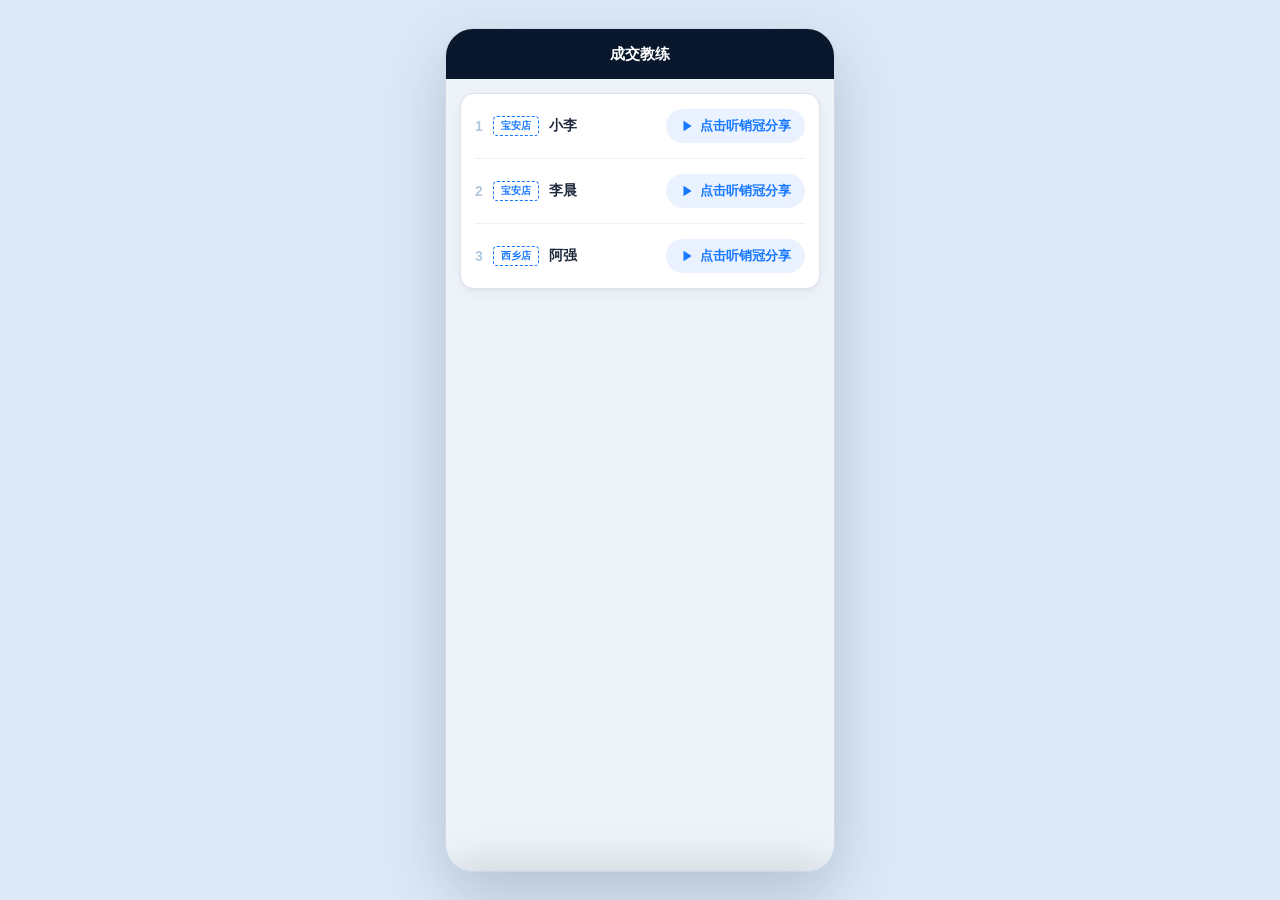
<file: listen-champion-demo.html>
<!DOCTYPE html>
<html lang="zh-CN">
<head>
<meta charset="UTF-8">
<meta name="viewport" content="width=device-width, initial-scale=1, viewport-fit=cover">
<title>听销冠分享 — 今验学习</title>
<style>
*,*::before,*::after{box-sizing:border-box;margin:0;padding:0}
html,body{
  min-height:100%;
  background:#dceaf8;
  font-family:-apple-system,"PingFang SC","Microsoft YaHei",sans-serif;
  color:#1e293b;
  -webkit-font-smoothing:antialiased;
  -webkit-tap-highlight-color:transparent;
}
button{font:inherit;color:inherit;border:0;background:none;cursor:pointer}

.stage{min-height:100vh;display:grid;place-items:center;padding:18px}
.phone{
  position:relative;
  width:min(390px,100vw);
  height:min(844px,calc(100vh - 36px));
  min-height:700px;
  overflow:hidden;
  background:#eef3fa;
  border:1px solid #cdd8ea;
  border-radius:28px;
  box-shadow:0 24px 64px rgba(20,32,52,.2);
}
.scroll{
  height:100%;overflow-y:auto;overscroll-behavior:contain;
  scrollbar-width:none;-webkit-overflow-scrolling:touch;
}
.scroll::-webkit-scrollbar{display:none}

.nav-bar{
  position:sticky;top:0;z-index:5;
  display:flex;align-items:center;justify-content:center;
  min-height:50px;padding:14px 16px;
  background:#08172b;color:#fff;font-size:15px;font-weight:700;
}
.page-body{padding:14px 14px 24px;display:grid;gap:10px}

/* ===== Unified list block ===== */
.champ-block{
  background:#fff;border:1px solid #dde4f0;border-radius:14px;
  box-shadow:0 1px 3px rgba(0,0,0,.04),0 4px 14px rgba(0,0,0,.04);
  overflow:hidden;
}
.champ-row{
  display:flex;align-items:center;gap:10px;
  padding:15px 14px;
  cursor:pointer;transition:background .15s;
}
.champ-row:active{background:#f8f9fb}
.champ-divider{
  height:1px;background:#eef1f5;
  margin:0 14px;
}
.champ-num{
  font-size:14px;font-weight:700;color:#b0c8e0;flex-shrink:0;
}
.champ-tag{
  font-size:10px;font-weight:600;color:#1677FF;
  border:1px dashed #1677FF;padding:2px 7px;border-radius:4px;
  flex-shrink:0;
}
.champ-name{font-size:14px;font-weight:700}
.champ-spacer{flex:1;min-width:0}
.champ-play{
  display:flex;align-items:center;gap:6px;
  font-size:13px;font-weight:600;color:#1677FF;
  padding:8px 14px;border-radius:20px;background:#eaf2ff;
  transition:background .15s;white-space:nowrap;
  flex-shrink:0;
}
.champ-play:active{background:#d6e4ff}
.champ-play svg{width:14px;height:14px;fill:#1677FF}

/* ============================================
   Overlay
   ============================================ */
.listen-overlay{
  position:absolute;inset:0;z-index:20;
  background:rgba(0,0,0,0);
  pointer-events:none;
  transition:background .35s ease;
}
.listen-overlay.active{
  background:rgba(0,0,0,.5);
  pointer-events:auto;
}

/* ============================================
   Panel
   ============================================ */
.listen-panel{
  position:absolute;bottom:0;left:0;right:0;z-index:21;
  background:#fff;border-radius:20px 20px 0 0;
  box-shadow:0 -8px 40px rgba(0,0,0,.12);
  transform:translateY(100%);
  transition:transform .42s cubic-bezier(.22,.61,.36,1);
  overflow:visible;
}
.listen-overlay.active .listen-panel{transform:translateY(0)}

/* ── Inner layout ── */
.listen-card-inner{
  display:flex;align-items:flex-start;gap:0;
  padding:12px 24px 0;
  position:relative;
}

/* ── Figure (left) — smaller, peeks above card ── */
.listen-figure-col{
  flex:0 0 56px;
  position:relative;
  margin-top:-38px;
  margin-right:8px;
}
.listen-figure-img{
  display:block;
  width:56px;height:auto;
  filter:drop-shadow(0 2px 12px rgba(0,0,0,.2));
  opacity:0;transform:translateY(20px);
  transition:all .45s cubic-bezier(.22,.61,.36,1) .1s;
}
.listen-overlay.active .listen-figure-img{
  opacity:1;transform:translateY(0);
}

/* ── Content (right) ── */
.listen-content-col{
  flex:1;min-width:0;
  padding-top:2px;
}

/* 正在分享 + 时长 */
.listen-now-label{
  font-size:15px;font-weight:700;color:#1677FF;
  display:flex;align-items:center;gap:6px;
  margin-bottom:6px;
}
.listen-now-label::before{
  content:'';flex:0 0 auto;
  width:8px;height:8px;border-radius:50%;
  background:#10b981;
  animation:pulseDot 1.2s ease-in-out infinite;
}
@keyframes pulseDot{
  0%,100%{opacity:1;transform:scale(1)}
  50%{opacity:.3;transform:scale(.6)}
}
.listen-duration{
  font-weight:400;color:#94a3b8;font-size:13px;
}

/* Sound waves */
.listen-waves{
  display:flex;align-items:center;gap:4px;
  height:24px;margin-bottom:12px;
}
.listen-wave-bar{
  width:4px;border-radius:2px;background:#1677FF;
  animation:waveAnim .8s ease-in-out infinite;
}
.listen-wave-bar:nth-child(1){height:10px;animation-delay:0s}
.listen-wave-bar:nth-child(2){height:20px;animation-delay:.1s}
.listen-wave-bar:nth-child(3){height:14px;animation-delay:.2s}
.listen-wave-bar:nth-child(4){height:22px;animation-delay:.3s}
.listen-wave-bar:nth-child(5){height:10px;animation-delay:.15s}
@keyframes waveAnim{
  0%,100%{transform:scaleY(1)}
  50%{transform:scaleY(.4)}
}

/* ============================================
   Buttons — full width
   ============================================ */
.listen-actions{
  margin:0 -24px;  /* bleed to panel edges */
  display:flex;gap:0;
}
.listen-done-btn{
  flex:1;padding:14px 0;
  text-align:center;font-size:15px;font-weight:700;
  color:#fff;
  background:linear-gradient(135deg,#2E8FFF,#1677FF);
  border-radius:0 0 0 20px;
  transition:background .15s;
}
.listen-done-btn:active{background:#0E5FD8}
.listen-next-btn{
  flex:1;padding:14px 0;
  text-align:center;font-size:15px;font-weight:700;
  color:#1677FF;
  background:#eaf2ff;
  border-radius:0 0 20px 0;
  transition:background .15s;
}
.listen-next-btn:active{background:#d6e4ff}

</style>
</head>
<body>

<main class="stage">
<div class="phone" id="phone">

<div class="scroll">
  <nav class="nav-bar">成交教练</nav>
  <div class="page-body">

    <section>

      <div class="champ-block">
        <div class="champ-row" onclick="startChampion(0)">
          <span class="champ-num">1</span>
          <span class="champ-tag">宝安店</span>
          <span class="champ-name">小李</span>
          <span class="champ-spacer"></span>
          <button class="champ-play" onclick="event.stopPropagation();startChampion(0)">
            <svg viewBox="0 0 24 24"><polygon points="6,3 20,12 6,21"/></svg>
            点击听销冠分享
          </button>
        </div>

        <div class="champ-divider"></div>

        <div class="champ-row" onclick="startChampion(1)">
          <span class="champ-num">2</span>
          <span class="champ-tag">宝安店</span>
          <span class="champ-name">李晨</span>
          <span class="champ-spacer"></span>
          <button class="champ-play" onclick="event.stopPropagation();startChampion(1)">
            <svg viewBox="0 0 24 24"><polygon points="6,3 20,12 6,21"/></svg>
            点击听销冠分享
          </button>
        </div>

        <div class="champ-divider"></div>

        <div class="champ-row" onclick="startChampion(2)">
          <span class="champ-num">3</span>
          <span class="champ-tag">西乡店</span>
          <span class="champ-name">阿强</span>
          <span class="champ-spacer"></span>
          <button class="champ-play" onclick="event.stopPropagation();startChampion(2)">
            <svg viewBox="0 0 24 24"><polygon points="6,3 20,12 6,21"/></svg>
            点击听销冠分享
          </button>
        </div>
      </div>
    </section>

  </div>
</div>

<!-- ===== Overlay ===== -->
<div class="listen-overlay" id="listenOverlay" onclick="if(event.target===this)closeListen()">
  <div class="listen-panel" id="listenPanel">

    <div class="listen-card-inner">
      <div class="listen-figure-col">
        <img class="listen-figure-img" src="零售大师.png" alt="大师">
      </div>
      <div class="listen-content-col">
        <div class="listen-now-label"><span id="listenNowLabel">销冠小李正在分享</span><span class="listen-duration" id="listenDuration"> · 约3分钟</span></div>
        <div class="listen-waves">
          <div class="listen-wave-bar"></div>
          <div class="listen-wave-bar"></div>
          <div class="listen-wave-bar"></div>
          <div class="listen-wave-bar"></div>
          <div class="listen-wave-bar"></div>
        </div>
      </div>
    </div>

    <div class="listen-actions">
      <button class="listen-done-btn" onclick="closeListen()">听完了</button>
      <button class="listen-next-btn" onclick="playNext()">听下一个分享</button>
    </div>

  </div>
</div>

</div><!-- /phone -->
</main>

<script>
var CHAMPIONS = [
  { name: '小李', duration: '约3分钟', tts: '小李的成交分享。销冠支招：接待宝妈客户时，不聊枯燥配置，专门聊她带娃出门的难处。客户觉得被理解了，主动问怎么订车，当场成交。另外，前面监视组的同事都在问续航的问题，我已经把总部关于续航的资料整理好了，马上发给大家，方便你们给客户讲清楚。' },
  { name: '李晨', duration: '约2分钟', tts: '李晨的成交分享。销冠支招：遇到不爱说话的客户，先聊家里几口人、平时去哪玩。等客户放松了，才愿意讲真实需求，后面推荐车型完全不踩雷。另外，前面监视组的同事都在问续航的问题，我已经把总部关于续航的资料整理好了，马上发给大家，方便你们给客户讲清楚。' },
  { name: '阿强', duration: '约4分钟', tts: '阿强的成交分享。销冠支招：客户纠结不敢下单时，先说明订车没有风险、优惠可退，消除顾虑后再讲购车政策，很容易当场成交。另外，前面监视组的同事都在问续航的问题，我已经把总部关于续航的资料整理好了，马上发给大家，方便你们给客户讲清楚。' }
];

var curIndex = 0;
var synth = window.speechSynthesis;
var utterance = null;

function startChampion(idx) {
  curIndex = idx;
  document.getElementById('listenOverlay').classList.add('active');
  updateLabel();
  playCurrent();
}

function playCurrent() {
  stopTTS();
  var champ = CHAMPIONS[curIndex];
  utterance = new SpeechSynthesisUtterance(champ.tts);
  utterance.lang = 'zh-CN';
  utterance.rate = 0.95;
  utterance.onend = function(){};
  utterance.onerror = function(){};
  synth.speak(utterance);
}

function playNext() {
  curIndex = (curIndex + 1) % CHAMPIONS.length;
  updateLabel();
  playCurrent();
}

function updateLabel() {
  var c = CHAMPIONS[curIndex];
  document.getElementById('listenNowLabel').textContent = '销冠' + c.name + '正在分享';
  document.getElementById('listenDuration').textContent = ' · ' + c.duration;
}

function closeListen() {
  stopTTS();
  document.getElementById('listenOverlay').classList.remove('active');
}

function stopTTS() {
  synth.cancel();
  utterance = null;
}
</script>
</body>
</html>
</file>
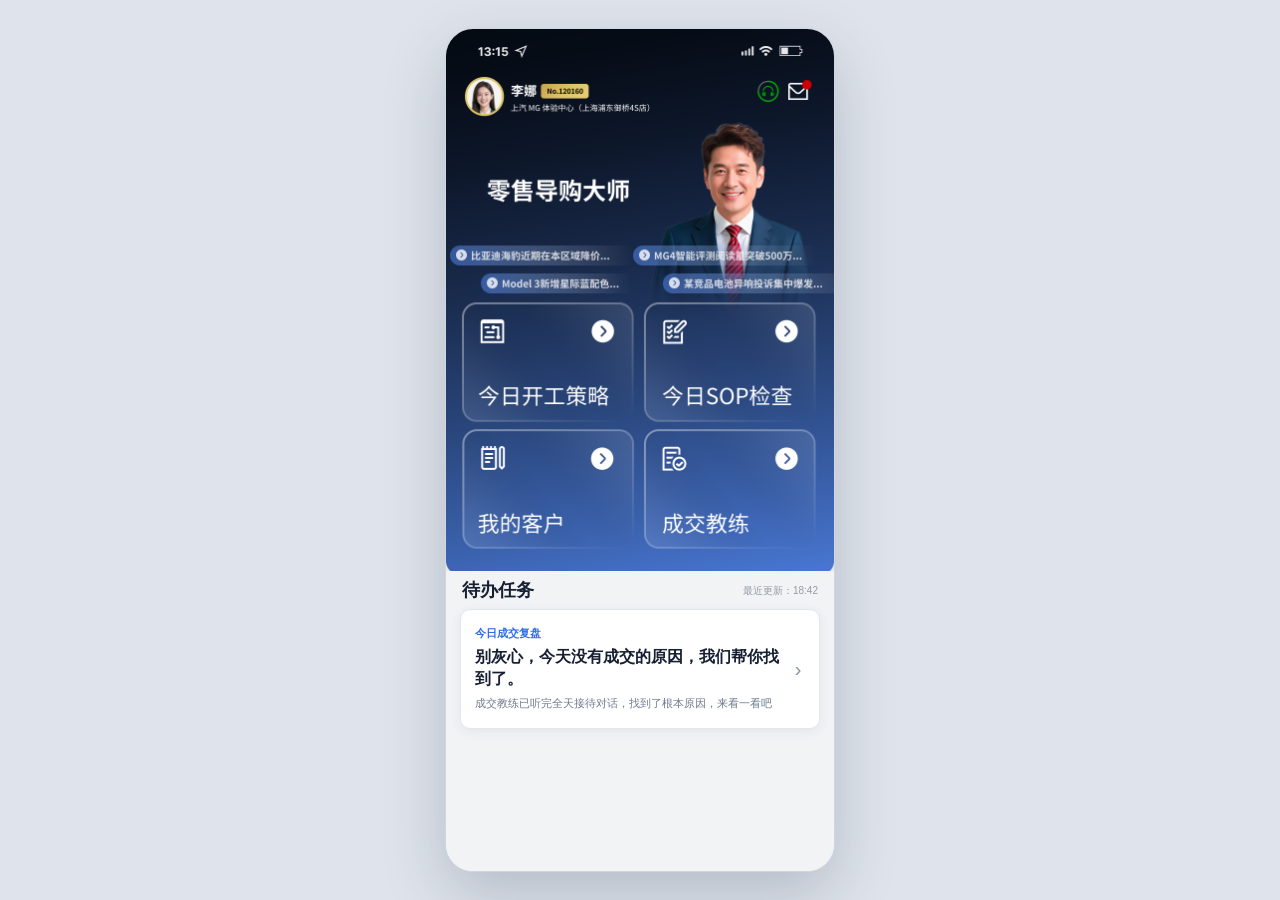
<file: mg-ai-sales-coach-mobile.html>
<!DOCTYPE html>
<html lang="zh-CN">
<head>
  <meta charset="UTF-8">
  <meta name="viewport" content="width=device-width, initial-scale=1, viewport-fit=cover, user-scalable=no">
  <meta name="description" content="导购AI耳机陪练 — MG零售教练，每日基于真实接待录音归因未成交原因，提供实景对练">
  <meta name="theme-color" content="#071327">
  <title>导购AI耳机陪练</title>
  <meta property="og:title" content="导购AI耳机陪练 — AI驱动导购能力提升">
  <meta property="og:description" content="每日基于真实接待录音归因未成交原因，提供实景对练">
  <meta property="og:type" content="website">
  <meta property="og:image" content="./首页.png">
  <style>
    /* ===== Design Tokens ===== */
    :root {
      --blue-950: #071327;
      --blue-900: #0b234a;
      --blue-800: #153a78;
      --blue-600: #2f6de5;
      --blue-500: #4b84f5;
      --blue-100: #eaf2ff;
      --orange: #f27a2b;
      --orange-soft: #fff3e8;
      --red: #ec4e55;
      --green: #2eac68;
      --green-soft: #edfaf3;
      --ink: #172033;
      --text: #3f4a5e;
      --muted: #8c96a8;
      --line: #e7ebf1;
      --page: #f3f5f8;
      --card: #fff;
      --shadow: 0 5px 18px rgba(19, 42, 77, .09);
      --shadow-lg: 0 24px 64px rgba(20, 32, 52, .2);
      --radius-sm: 7px;
      --radius-md: 9px;
      --radius-lg: 14px;
      --radius-xl: 28px;
      --font: -apple-system, BlinkMacSystemFont, "PingFang SC", "Microsoft YaHei", sans-serif;
      --transition-page: 0.28s cubic-bezier(0.4, 0, 0.2, 1);
    }

    /* ===== Reset & Base ===== */
    *, *::before, *::after { box-sizing: border-box; }
    html, body {
      margin: 0; min-height: 100%; background: #dfe4ec;
      font-family: var(--font); color: var(--ink);
      -webkit-font-smoothing: antialiased; -webkit-tap-highlight-color: transparent;
    }
    button { font: inherit; color: inherit; border: 0; padding: 0; background: none; cursor: pointer; -webkit-user-select: none; user-select: none; }
    button:focus-visible { outline: 2px solid var(--blue-500); outline-offset: 2px; border-radius: 4px; }
    svg { display: block; }

    /* ===== Phone Container ===== */
    .stage { min-height: 100vh; display: grid; place-items: center; padding: 18px; }
    .phone {
      position: relative; width: min(390px, 100vw); height: min(844px, calc(100vh - 36px));
      min-height: 700px; overflow: hidden; background: var(--page);
      border: 1px solid #cfd6e1; border-radius: var(--radius-xl); box-shadow: var(--shadow-lg);
    }

    /* ===== Page Stack ===== */
    .page { position: absolute; inset: 0; display: block; opacity: 0; transform: translateX(24px); pointer-events: none; transition: opacity var(--transition-page), transform var(--transition-page); background: var(--page); overflow: hidden; }
    .page.active { opacity: 1; transform: translateX(0); pointer-events: auto; }
    .page.exit-left { opacity: 0; transform: translateX(-24px); }
    .page.enter-right { transform: translateX(24px); }
    .scroll { height: 100%; overflow-y: auto; overscroll-behavior: contain; scrollbar-width: none; -webkit-overflow-scrolling: touch; }
    .scroll::-webkit-scrollbar { display: none; }

    /* ===== Home Page (kept as-is) ===== */
    .home-shot { position: absolute; inset: 0; width: 100%; height: 100%; object-fit: fill; }
    .home-shot.is-fallback { object-fit: contain; background: linear-gradient(180deg, #0b234a 0%, #153a78 40%, #f2f3f5 64.4%); padding: 20px; }
    .todo-layer { position: absolute; z-index: 2; left: 0; right: 0; top: 64.4%; bottom: 0; padding: 9px 14px 6px; background: #f2f3f5; overflow-y: auto; overscroll-behavior: contain; scrollbar-width: none; }
    .todo-layer::-webkit-scrollbar { display: none; }
    .todo-head { min-height: 29px; display: flex; align-items: flex-start; justify-content: space-between; padding: 0 2px 8px; }
    .todo-title { font-size: 18px; line-height: 21px; font-weight: 800; }
    .todo-time { padding-top: 4px; color: #929aa7; font-size: 10px; }
    .entry-card { width: 100%; height: 120px; display: grid; grid-template-columns: 1fr 18px; align-items: stretch; gap: 8px; margin-bottom: 8px; padding: 11px 12px 11px 14px; text-align: left; background: var(--card); border: 1px solid #e1e6ef; border-radius: 10px; box-shadow: 0 3px 12px rgba(26, 50, 86, .065); transition: transform 0.12s ease, border-color 0.12s ease; }
    .entry-card:active { transform: scale(.99); border-color: #9bbaf1; }
    .entry-copy { min-width: 0; height: 100%; display: flex; flex-direction: column; justify-content: center; }
    .entry-kicker { display: block; color: var(--blue-600); font-size: 11px; line-height: 1.25; font-weight: 700; margin-bottom: 5px; }
    .entry-kicker.orange { color: #d95f15; }
    .entry-name { display: block; font-size: 16px; line-height: 1.35; font-weight: 800; }
    .entry-desc { display: block; margin-top: 7px; color: #6f7a8c; font-size: 10.5px; line-height: 1.45; }
    .entry-arrow { width: 18px; display: grid; place-items: center; color: #8793a6; font-size: 20px; transition: transform 0.15s ease; }
    .entry-card:active .entry-arrow { transform: translateX(2px); }

    /* ================================================================
       DIAGNOSIS PAGE — COMPLETE REDESIGN
       ================================================================ */

    /* ---- Hero: AI speaks directly, not a report header ---- */
    .diagnosis { background: #fff; }
    .diag-hero {
      position: relative;
      padding: 18px 18px 28px;
      color: #fff;
      background: linear-gradient(155deg, #060f22 0%, #0c2248 40%, #13386f 100%);
      overflow: hidden;
    }
    .diag-hero::before {
      content: ""; position: absolute; top: -80px; right: -60px;
      width: 260px; height: 260px;
      background: radial-gradient(circle, rgba(75,132,245,.12) 0%, transparent 70%);
      pointer-events: none;
    }
    .diag-hero::after {
      content: ""; position: absolute; bottom: 0; left: 0; right: 0;
      height: 1px;
      background: linear-gradient(90deg, transparent, rgba(255,255,255,.08) 30%, rgba(255,255,255,.12) 50%, rgba(255,255,255,.08) 70%, transparent);
    }
    .hero-content { position: relative; z-index: 1; }
    .topbar { height: 32px; display: flex; align-items: center; justify-content: space-between; }
    .back {
      width: 30px; height: 30px; display: grid; place-items: center; color: #fff;
      border: 1px solid rgba(255,255,255,.2); border-radius: 50%; font-size: 18px;
      transition: background 0.15s ease;
    }
    .back:active { background: rgba(255,255,255,.1); }
    .top-label { font-size: 12px; font-weight: 600; color: rgba(255,255,255,.5); letter-spacing: 0.02em; }
    .top-date { color: rgba(255,255,255,.45); font-size: 10px; }

    /* -- Hero greeting: warm, personal -- */
    .hero-greet { margin-top: 24px; font-size: 17px; line-height: 1.55; color: rgba(255,255,255,.92); font-weight: 600; }
    .hero-greet em { font-style: normal; color: #fff; }

    /* -- Hero stat strip: the data punchline -- */
    .hero-stat-strip {
      margin-top: 18px;
      display: flex;
      align-items: center;
      gap: 0;
      padding: 14px 0;
    }
    .stat-item { text-align: center; flex: 1; position: relative; }
    .stat-num { display: block; font-size: 36px; font-weight: 800; line-height: 1; color: #fff; }
    .stat-num.highlight { color: var(--orange); }
    .stat-label { display: block; margin-top: 4px; font-size: 10px; color: rgba(255,255,255,.55); font-weight: 500; }
    .stat-arrow { flex: 0 0 28px; display: grid; place-items: center; color: rgba(255,255,255,.25); font-size: 16px; padding-bottom: 12px; }

    /* -- Hero comfort line -- */
    .hero-comfort { margin-top: 6px; color: rgba(255,255,255,.6); font-size: 12px; line-height: 1.55; }

    /* ---- Body: iOS-sheet style, rounded top ---- */
    .diag-body {
      position: relative; z-index: 2; margin-top: -14px;
      padding: 0 14px 30px; background: #fff; border-radius: 16px 16px 0 0;
    }

    /* ============================================
       CARD 1 — "就是这句话"
       Chat-bubble discovery of the critical moment
       ============================================ */
    .moment-card {
      margin-top: 16px;
      padding: 16px 14px 14px;
      background: #fff;
      border: 1px solid #e8ecf2;
      border-radius: 12px;
      box-shadow: 0 3px 16px rgba(19,42,77,.06);
    }
    .moment-card-header { display: flex; align-items: center; gap: 7px; margin-bottom: 14px; }
    .moment-icon { width: 26px; height: 26px; display: grid; place-items: center; border-radius: 7px; background: #fff2e8; color: var(--orange); font-size: 13px; }
    .moment-card-title { font-size: 15px; font-weight: 800; color: var(--ink); }
    .moment-card-sub { font-size: 9px; color: var(--muted); margin-left: auto; }

    /* Chat messages */
    .chat-msg {
      max-width: 88%;
      padding: 11px 13px;
      border-radius: 14px;
      font-size: 12.5px;
      line-height: 1.55;
      position: relative;
      margin-bottom: 6px;
    }
    .chat-msg.customer {
      background: #f2f3f5;
      border-bottom-left-radius: 4px;
      margin-right: auto;
      color: #3b4458;
    }
    .chat-msg.guide {
      background: #e8effb;
      border-bottom-right-radius: 4px;
      margin-left: auto;
      color: #2d3d5c;
      text-align: right;
    }
    .chat-label { display: block; font-size: 8.5px; font-weight: 700; margin-bottom: 4px; text-transform: uppercase; letter-spacing: 0.04em; }
    .chat-msg.customer .chat-label { color: #8c96a8; }
    .chat-msg.guide .chat-label { color: var(--blue-600); }

    /* Gap callout: problem indicator between messages */
    .gap-callout {
      margin: 10px 0 12px;
      display: flex;
      align-items: flex-start;
      gap: 9px;
      padding: 10px 12px;
      background: #fff8f2;
      border-radius: 8px;
      border: 1px solid #ffe8d4;
    }
    .gap-icon { flex-shrink: 0; width: 20px; height: 20px; display: grid; place-items: center; border-radius: 50%; background: #fff0e0; color: var(--orange); font-size: 11px; font-weight: 800; }
    .gap-text { font-size: 11px; line-height: 1.45; color: #7a4e1f; }
    .gap-text b { color: #b85e15; }

    /* Data evidence: 10 dot indicator */
    .data-strip { margin-top: 12px; display: flex; align-items: center; gap: 8px; }
    .data-dots { display: flex; gap: 3px; }
    .data-dot { width: 7px; height: 7px; border-radius: 50%; background: #dce2eb; }
    .data-dot.hit { background: var(--orange); }
    .data-label { font-size: 10px; color: var(--muted); }
    .data-label b { color: var(--orange); font-weight: 800; }

    /* ============================================
       CARD 2 — "同样的话，销冠是这么说的"
       Side-by-side comparison
       ============================================ */
    .compare-section { margin-top: 14px; }
    .compare-section-title {
      display: flex; align-items: center; gap: 7px; margin-bottom: 10px; padding: 0 2px;
      font-size: 14px; font-weight: 800;
    }
    .compare-section-title .icon { font-size: 16px; }

    .compare-dual {
      display: grid;
      grid-template-columns: 1fr 1fr;
      gap: 8px;
    }
    .compare-col {
      padding: 13px 11px 11px;
      border-radius: 10px;
      position: relative;
      overflow: hidden;
    }
    .compare-col.you {
      background: #fef9f6;
      border: 1px solid #fce4d2;
    }
    .compare-col.champion {
      background: #f6fbf8;
      border: 1px solid #d2edde;
    }
    .compare-col-tag {
      display: inline-block;
      padding: 3px 7px;
      border-radius: 4px;
      font-size: 9px;
      font-weight: 800;
      margin-bottom: 8px;
      letter-spacing: 0.03em;
    }
    .compare-col.you .compare-col-tag { background: #fef0e4; color: #c2651a; }
    .compare-col.champion .compare-col-tag { background: #def0e4; color: #1d7a45; }

    .compare-name { font-size: 9px; color: var(--muted); margin-bottom: 5px; }
    .compare-quote {
      font-size: 11.5px; line-height: 1.5; color: #3b4458;
      margin-bottom: 8px; min-height: 52px;
    }
    .compare-quote::before { content: "「"; }
    .compare-quote::after { content: "」"; }

    .compare-play {
      display: inline-flex; align-items: center; gap: 4px;
      font-size: 10px; color: var(--blue-600); font-weight: 700;
      padding: 3px 0;
    }
    .compare-play-dot {
      width: 18px; height: 18px; display: grid; place-items: center;
      border-radius: 50%; border: 1px solid #b9cef6; font-size: 7px;
    }
    .compare-col.champion .compare-play-dot { border-color: #a3d9b8; }

    .compare-insight {
      margin-top: 9px; padding: 9px 11px;
      background: #f8fafb; border-radius: 7px;
      font-size: 10px; line-height: 1.5; color: #5a687c;
    }
    .compare-insight b { color: var(--ink); }

    /* ============================================
       CARD 3 — "今晚，把它练会"
       Practice CTA — the most prominent action
       ============================================ */
    .practice-section { margin-top: 16px; }
    .practice-card-new {
      padding: 16px 14px;
      border: 1.5px solid var(--blue-500);
      border-radius: 12px;
      background: #fff;
      box-shadow: 0 6px 22px rgba(47,109,229,.12);
    }
    .practice-header {
      display: flex; align-items: center; gap: 7px; margin-bottom: 4px;
    }
    .practice-num {
      font-size: 9px; font-weight: 800; color: var(--blue-600);
      letter-spacing: 0.04em;
    }
    .practice-title-new { font-size: 16px; font-weight: 800; }
    .practice-sub {
      margin-top: 4px; color: var(--muted); font-size: 10px; line-height: 1.45;
    }

    .scene-box-new {
      margin-top: 12px; padding: 12px; background: #f6f9fe; border-radius: 8px;
      border-left: 3px solid var(--blue-500);
    }
    .scene-label-new { color: var(--blue-600); font-size: 9px; font-weight: 700; margin-bottom: 5px; }
    .scene-quote { font-size: 13px; line-height: 1.55; color: var(--text); font-weight: 600; }

    .coach-hint {
      margin-top: 10px; padding: 10px 11px; background: #fffbef;
      border-radius: 7px; border: 1px solid #fef0d0;
      font-size: 11px; line-height: 1.5; color: #6b5530;
    }
    .coach-hint b { color: #c2651a; font-size: 9px; display: block; margin-bottom: 3px; }

    .primary-btn {
      width: 100%; height: 46px; margin-top: 14px;
      display: flex; align-items: center; justify-content: center; gap: 8px;
      color: #fff; background: var(--blue-600); border-radius: 8px;
      font-size: 14px; font-weight: 800;
      box-shadow: 0 4px 14px rgba(47,109,229,.25);
      transition: background 0.2s ease, box-shadow 0.2s ease, transform 0.12s ease;
    }
    .primary-btn:active { transform: scale(.98); box-shadow: 0 2px 6px rgba(47,109,229,.15); }
    .primary-btn.listening {
      background: #e65b5b;
      box-shadow: 0 4px 18px rgba(230,91,91,.32);
      animation: pulse-red 1.6s ease-in-out infinite;
    }
    @keyframes pulse-red {
      0%, 100% { box-shadow: 0 4px 18px rgba(230,91,91,.32); }
      50% { box-shadow: 0 4px 30px rgba(230,91,91,.5); }
    }

    /* ============================================
       ABILITY GAUGE — compact 5-dimension strip
       Supporting data, not the main story
       ============================================ */
    .ability-strip {
      margin-top: 18px;
      padding: 12px 13px;
      border: 1px solid var(--line);
      border-radius: 10px;
      background: #fafbfc;
    }
    .ability-strip-head { display: flex; align-items: center; justify-content: space-between; margin-bottom: 10px; }
    .ability-strip-title { font-size: 11px; font-weight: 700; color: var(--text); }
    .ability-strip-sub { font-size: 8.5px; color: var(--muted); }
    .ability-rows { display: grid; gap: 6px; }
    .ability-row { display: flex; align-items: center; gap: 8px; }
    .ability-name { flex: 0 0 56px; font-size: 9px; color: var(--text); text-align: right; font-weight: 500; }
    .ability-track { flex: 1; height: 6px; background: #e8ecf2; border-radius: 3px; overflow: hidden; }
    .ability-fill { height: 100%; border-radius: 3px; background: #c5d0e0; transition: width 0.6s ease; }
    .ability-fill.weak { background: var(--orange); }
    .ability-fill.ok { background: #87b8f5; }
    .ability-score { flex: 0 0 24px; font-size: 9px; font-weight: 700; color: var(--muted); text-align: right; }
    .ability-score.low { color: var(--orange); }

    .ability-verdict {
      margin-top: 9px; padding-top: 8px; border-top: 1px solid #edf0f4;
      font-size: 9.5px; color: #6f7a8b; line-height: 1.45;
    }
    .ability-verdict b { color: var(--orange); }

    /* ============================================
       MORE MATERIALS — expandable accordion
       ============================================ */
    details.more-materials {
      margin-top: 10px; border: 1px solid var(--line); border-radius: 9px;
      background: #fff; overflow: hidden;
    }
    details.more-materials summary {
      list-style: none; min-height: 46px; display: flex; align-items: center;
      padding: 0 12px; cursor: pointer; font-size: 12px; font-weight: 700;
      transition: background 0.12s ease;
    }
    details.more-materials summary:active { background: #f7f9fc; }
    details.more-materials summary::-webkit-details-marker { display: none; }
    details.more-materials .chevron { color: #7f8a9c; transition: transform 0.22s ease; font-size: 14px; margin-left: auto; }
    details.more-materials[open] > summary .chevron { transform: rotate(90deg); }
    details.more-materials[open] > summary { border-bottom: 1px solid var(--line); }
    .materials-body { padding: 10px; display: grid; gap: 6px; }
    .material-row {
      width: 100%; min-height: 43px; display: flex; align-items: center; gap: 9px;
      padding: 8px 9px; text-align: left; background: #f8fafc; border-radius: 6px;
      transition: background 0.12s ease;
    }
    .material-row:active { background: #edf1f8; }
    .material-time { flex: 0 0 auto; color: var(--blue-600); font-size: 9px; font-weight: 800; }
    .material-title { color: var(--text); font-size: 10px; font-weight: 700; }
    .material-type { margin-left: auto; color: var(--muted); font-size: 9px; }

    /* ===== Sub Pages (kept as-is) ===== */
    .subpage { background: #f4f6f9; }
    .sub-head { padding: 17px 16px 20px; color: #fff; background: linear-gradient(145deg, var(--blue-950), var(--blue-800)); }
    .sub-nav { display: flex; align-items: center; gap: 12px; }
    .sub-nav h1 { margin: 0; font-size: 17px; }
    .sub-nav .back { flex-shrink: 0; }
    .sub-copy { margin: 20px 2px 0; color: #c4d5f4; font-size: 11px; }
    .sub-body { padding: 14px; }
    .record-card, .library-card { margin-bottom: 9px; padding: 14px; background: var(--card); border: 1px solid var(--line); border-radius: 8px; box-shadow: 0 3px 12px rgba(19,42,77,.05); transition: transform 0.12s ease; }
    .record-card:active, .library-card:active { transform: scale(.99); }
    .record-date { color: var(--muted); font-size: 10px; }
    .record-title { margin: 5px 0 8px; font-size: 14px; font-weight: 800; }
    .record-meta { display: flex; gap: 14px; color: var(--text); font-size: 10px; }
    .record-meta b { color: var(--blue-600); }
    .library-card { display: grid; grid-template-columns: 38px 1fr auto; gap: 10px; align-items: center; cursor: pointer; }
    .library-icon { width: 38px; height: 38px; display: grid; place-items: center; border-radius: 8px; color: var(--blue-600); background: var(--blue-100); font-weight: 800; }
    .library-title { font-size: 13px; font-weight: 800; }
    .library-desc { margin-top: 3px; color: var(--muted); font-size: 9px; }

    .light-links { display: flex; justify-content: center; gap: 24px; margin: 22px 0 6px; }
    .light-link { color: #9ba4b3; font-size: 11px; padding: 4px 8px; border-radius: 4px; transition: color 0.12s ease; }
    .light-link:active { color: var(--blue-600); }
    .light-link + .light-link { position: relative; }
    .light-link + .light-link::before { content: ""; position: absolute; width: 1px; height: 11px; left: -12px; top: 2px; background: #d9dee6; }

    /* ===== Toast ===== */
    .toast {
      position: absolute; z-index: 10; left: 50%; bottom: 90px; max-width: 82%;
      padding: 10px 16px; color: #fff; background: rgba(14,24,41,.92);
      backdrop-filter: blur(8px); -webkit-backdrop-filter: blur(8px);
      border-radius: 22px; font-size: 11px; line-height: 1.4; white-space: nowrap;
      opacity: 0; pointer-events: none;
      transform: translate(-50%, 12px);
      transition: opacity 0.25s ease, transform 0.25s cubic-bezier(0.34, 1.56, 0.64, 1);
    }
    .toast.show { opacity: 1; transform: translate(-50%, 0); }

    /* ===== Responsive ===== */
    @media (max-width: 430px) {
      .stage { padding: 0; }
      .phone { width: 100vw; height: 100vh; height: 100dvh; min-height: 0; border: 0; border-radius: 0; box-shadow: none; }
    }

    /* ===== Reduced Motion ===== */
    @media (prefers-reduced-motion: reduce) {
      .page { transition: none; }
      .primary-btn.listening { animation: none; }
      .ability-fill { transition: none; }
    }

    /* ===== Animation ===== */
    @keyframes fadeInUp {
      from { opacity: 0; transform: translateY(10px); }
      to { opacity: 1; transform: translateY(0); }
    }
    .anim-1 { animation: fadeInUp 0.35s ease both; }
    .anim-2 { animation: fadeInUp 0.35s ease 0.08s both; }
    .anim-3 { animation: fadeInUp 0.35s ease 0.16s both; }
    .anim-4 { animation: fadeInUp 0.35s ease 0.22s both; }
    .anim-5 { animation: fadeInUp 0.35s ease 0.28s both; }
  </style>
</head>
<body>
  <main class="stage">
    <div class="phone" role="application" aria-label="导购AI耳机陪练产品原型">

      <!-- ===== Home Page ===== -->
      <section class="page active" id="home" aria-label="零售导购大师首页">
        <img class="home-shot" src="./首页.png" alt="零售导购大师首页" loading="eager"
          onerror="this.classList.add('is-fallback');this.alt='首页加载失败，请使用文字入口'">

        <!-- 图片上的四宫格透明点击层（4个格子） -->
        <!-- 图片上的四宫格透明点击层 → 全部跳转成交教练 -->
        <a href="成交教练-phase1.html" aria-label="进入成交教练"
          style="position:absolute;z-index:3;left:4%;top:50%;width:92%;height:18%;"></a>
        <div class="todo-layer">
          <div class="todo-head">
            <div class="todo-title">待办任务</div>
            <span class="todo-time">最近更新：18:42</span>
          </div>
          <button class="entry-card" data-href="成交教练-phase1.html?tab=A" aria-label="今日成交复盘：进入成交教练-今日成交问题">
            <span class="entry-copy">
              <span class="entry-kicker">今日成交复盘</span>
              <span class="entry-name">别灰心，今天没有成交的原因，我们帮你找到了。</span>
              <span class="entry-desc">成交教练已听完全天接待对话，找到了根本原因，来看一看吧</span>
            </span>
            <span class="entry-arrow" aria-hidden="true">›</span>
          </button>
        </div>
      </section>

      <!-- ==================================================================
           DIAGNOSIS PAGE — COMPLETE REDESIGN
           Emotional journey: 共情 → 发现 → 对比 → 行动 → 延伸
           ================================================================== -->
      <section class="page diagnosis" id="diagnosis" aria-label="今日AI归因诊断">
        <div class="scroll">

          <!-- ===== HERO ===== -->
          <header class="diag-hero">
            <div class="hero-content">
              <div class="topbar">
                <button class="back" data-back aria-label="返回首页">‹</button>
                <span class="top-label">AI 诊断报告</span>
                <span class="top-date">6月19日</span>
              </div>

              <!-- 第一句话：我听了，我懂了 -->
              <p class="hero-greet">
                李娜，我把你今天<em>全部 10 组接待</em>都听完了。
              </p>

              <!-- 数据 punchline：10→6→1 -->
              <div class="hero-stat-strip">
                <div class="stat-item">
                  <span class="stat-num">10</span>
                  <span class="stat-label">组接待</span>
                </div>
                <span class="stat-arrow" aria-hidden="true">→</span>
                <div class="stat-item">
                  <span class="stat-num highlight">6</span>
                  <span class="stat-label">组卡在同一个地方</span>
                </div>
                <span class="stat-arrow" aria-hidden="true">→</span>
                <div class="stat-item">
                  <span class="stat-num highlight" style="color:#f27a2b">1</span>
                  <span class="stat-label">个共同根因</span>
                </div>
              </div>

              <!-- 安抚：不是你不行 -->
              <p class="hero-comfort">
                不是产品知识的问题，也不是你不努力。<br>是你缺了<em style="color:#fff;font-style:normal;">一句关键的回应</em>。
              </p>
            </div>
          </header>

          <!-- ===== BODY ===== -->
          <div class="diag-body">

            <!-- ===== CARD 1: 就是这句话 ===== -->
            <article class="moment-card anim-1">
              <div class="moment-card-header">
                <span class="moment-icon">🎯</span>
                <span class="moment-card-title">就是这句话</span>
                <span class="moment-card-sub">今天出现了 6 次</span>
              </div>

              <!-- 客户说的话 -->
              <div class="chat-msg customer">
                <span class="chat-label">客户原话</span>
                车我挺喜欢的，但价格还是有点超预算，我先回去再考虑一下。
              </div>

              <!-- 你的回应 -->
              <div class="chat-msg guide">
                <span class="chat-label">你的回应</span>
                现在正好有个活动，价格我可以帮您再申请一下，今天定下来肯定是最划算的。
              </div>

              <!-- 问题标注 -->
              <div class="gap-callout">
                <span class="gap-icon">!</span>
                <span class="gap-text">
                  <b>客户说「考虑一下」时</b>，他没有说"贵"，他是还有别的担心没说出来。你直接报了优惠，等于<em style="color:#b85e15;font-style:normal;">跳过了他最想被理解的部分</em>。
                </span>
              </div>

              <!-- 数据点：10个点，6个橙色 -->
              <div class="data-strip">
                <div class="data-dots">
                  <span class="data-dot hit"></span><span class="data-dot hit"></span>
                  <span class="data-dot hit"></span><span class="data-dot hit"></span>
                  <span class="data-dot hit"></span><span class="data-dot hit"></span>
                  <span class="data-dot"></span><span class="data-dot"></span>
                  <span class="data-dot"></span><span class="data-dot"></span>
                </div>
                <span class="data-label">10组接待中 <b>6组</b> 在这里卡住</span>
              </div>
            </article>

            <!-- ===== CARD 2: 同样的话，销冠怎么说的 ===== -->
            <section class="compare-section anim-2">
              <div class="compare-section-title">
                <span class="icon">👑</span> 同样的话，李晨是这么说的
              </div>

              <div class="compare-dual">
                <!-- 你的版本 -->
                <div class="compare-col you">
                  <span class="compare-col-tag">你的回应</span>
                  <div class="compare-name">今天 6 组客户都这样结束</div>
                  <div class="compare-quote" style="min-height:68px;">现在正好有个活动，价格我可以帮您再申请一下</div>
                  <button class="compare-play" data-toast="正在播放你的15秒关键录音">
                    <span class="compare-play-dot">▶</span> 听录音
                  </button>
                </div>

                <!-- 销冠的版本 -->
                <div class="compare-col champion">
                  <span class="compare-col-tag">李晨的回应</span>
                  <div class="compare-name">同店今日销冠 · MG7 成交 3 台</div>
                  <div class="compare-quote">您说回去考虑，主要是价格还没想好，还是家里人对车型有别的顾虑？</div>
                  <button class="compare-play" data-toast="正在播放李晨40秒真实录音">
                    <span class="compare-play-dot">▶</span> 听录音
                  </button>
                </div>
              </div>

              <div class="compare-insight anim-2">
                <b>就差一句话。</b>李晨没有报优惠，他先<em style="color:var(--ink);font-style:normal;">问出了客户「考虑」背后真正的原因</em>。客户要的不是便宜，是有人懂他在担心什么。
              </div>
            </section>

            <!-- ===== CARD 3: 今晚，把它练会 ===== -->
            <section class="practice-section anim-3">
              <article class="practice-card-new">
                <div class="practice-header">
                  <span class="practice-num">今晚练习</span>
                </div>
                <div class="practice-title-new">把今天最遗憾的场景，重来一次</div>
                <div class="practice-sub">AI 扮演今天的 MG7 客户，你戴上现有耳机直接回应。说到你满意为止。</div>

                <!-- 客户场景 -->
                <div class="scene-box-new">
                  <div class="scene-label-new">客户原话</div>
                  <div class="scene-quote">"车我挺喜欢的，但价格还是有点超预算，我回去再考虑一下。"</div>
                </div>

                <!-- 教练提示 -->
                <div class="coach-hint">
                  <b>💡 卡住了就说这一句</b>
                  "您说回去考虑，主要是价格还没想好，还是家里人对车型还有顾虑？"
                </div>

                <!-- 语音按钮 -->
                <button class="primary-btn voice-btn" aria-live="polite">
                  <svg width="18" height="18" viewBox="0 0 24 24" fill="none">
                    <path d="M12 14a3 3 0 003-3V5a3 3 0 10-6 0v6a3 3 0 003 3z" stroke="currentColor" stroke-width="2" stroke-linecap="round"/>
                    <path d="M5 10v1a7 7 0 0014 0v-1" stroke="currentColor" stroke-width="2" stroke-linecap="round"/>
                  </svg>
                  <span>戴上耳机，练这一次</span>
                </button>
              </article>
            </section>

            <!-- ===== 五维能力画像（辅助，不抢戏） ===== -->
            <section class="ability-strip anim-4" aria-label="今日五维能力画像">
              <div class="ability-strip-head">
                <span class="ability-strip-title">今日能力画像</span>
                <span class="ability-strip-sub">MG 五维能力模型</span>
              </div>
              <div class="ability-rows">
                <div class="ability-row">
                  <span class="ability-name">需求分析</span>
                  <span class="ability-track"><span class="ability-fill weak" style="width:42%"></span></span>
                  <span class="ability-score low">42</span>
                </div>
                <div class="ability-row">
                  <span class="ability-name">产品知识</span>
                  <span class="ability-track"><span class="ability-fill ok" style="width:78%"></span></span>
                  <span class="ability-score">78</span>
                </div>
                <div class="ability-row">
                  <span class="ability-name">竞品应对</span>
                  <span class="ability-track"><span class="ability-fill" style="width:55%"></span></span>
                  <span class="ability-score">55</span>
                </div>
                <div class="ability-row">
                  <span class="ability-name">客户跟进</span>
                  <span class="ability-track"><span class="ability-fill" style="width:50%"></span></span>
                  <span class="ability-score">50</span>
                </div>
                <div class="ability-row">
                  <span class="ability-name">成交推进</span>
                  <span class="ability-track"><span class="ability-fill ok" style="width:70%"></span></span>
                  <span class="ability-score">70</span>
                </div>
              </div>
              <div class="ability-verdict">
                <b>需求分析</b>是今天的核心卡点——客户说出顾虑时没有继续追问。另外竞品应对和客户跟进也需要关注。
              </div>
            </section>

            <!-- ===== 更多素材 ===== -->
            <details class="more-materials anim-5">
              <summary>
                <span>📚 还想继续提升？今天专门给你挑了 3 段素材</span>
                <span class="chevron" aria-hidden="true">›</span>
              </summary>
              <div class="materials-body">
                <button class="material-row" data-toast="开始播放30秒示范">
                  <span class="material-time">00:30</span>
                  <span class="material-title">客户说"贵"，先问哪一句？</span>
                  <span class="material-type">短视频</span>
                </button>
                <button class="material-row" data-toast="话术卡已展开">
                  <span class="material-time">20秒</span>
                  <span class="material-title">把"贵"拆成3种真实顾虑</span>
                  <span class="material-type">话术卡</span>
                </button>
                <button class="material-row" data-toast="异议案例已展开">
                  <span class="material-time">45秒</span>
                  <span class="material-title">不降价也能推进下一步</span>
                  <span class="material-type">案例</span>
                </button>
              </div>
            </details>

            <!-- 底部入口 -->
            <nav class="light-links" aria-label="完整产品能力入口">
              <button class="light-link" data-go="records">我的练习记录</button>
              <button class="light-link" data-go="library">总部资料库</button>
            </nav>

          </div>
        </div>
      </section>

      <!-- ===== Records Page ===== -->
      <section class="page subpage" id="records" aria-label="我的练习和学习记录">
        <div class="scroll">
          <header class="sub-head">
            <div class="sub-nav"><button class="back" data-back aria-label="返回诊断页">‹</button><h1>我的练习/学习记录</h1></div>
            <p class="sub-copy">把每天修复过的问题留下来，看见自己真实的变化。</p>
          </header>
          <div class="sub-body">
            <article class="record-card"><div class="record-date">6月19日 · 今日</div><div class="record-title">预算异议背后的需求追问</div><div class="record-meta"><span>AI对练 <b>2次</b></span><span>学习素材 <b>3条</b></span><span>最佳表现 <b>82</b></span></div></article>
            <article class="record-card"><div class="record-date">6月18日</div><div class="record-title">竞品配置比较转向场景价值</div><div class="record-meta"><span>AI对练 <b>1次</b></span><span>学习素材 <b>2条</b></span><span>最佳表现 <b>78</b></span></div></article>
            <article class="record-card"><div class="record-date">6月17日</div><div class="record-title">试驾后推进留资与二次邀约</div><div class="record-meta"><span>AI对练 <b>3次</b></span><span>学习素材 <b>1条</b></span><span>最佳表现 <b>85</b></span></div></article>
          </div>
        </div>
      </section>

      <!-- ===== Library Page ===== -->
      <section class="page subpage" id="library" aria-label="完整总部资料库">
        <div class="scroll">
          <header class="sub-head">
            <div class="sub-nav"><button class="back" data-back aria-label="返回诊断页">‹</button><h1>完整总部资料库</h1></div>
            <p class="sub-copy">MG官方全量培训素材，供需要系统自学时使用。</p>
          </header>
          <div class="sub-body">
            <article class="library-card"><span class="library-icon">车</span><span><span class="library-title">车型与产品知识</span><span class="library-desc">MG全系车型参数、卖点、适配人群</span></span><span aria-hidden="true">›</span></article>
            <article class="library-card"><span class="library-icon">需</span><span><span class="library-title">需求分析方法</span><span class="library-desc">预算、意向、隐藏顾虑识别</span></span><span aria-hidden="true">›</span></article>
            <article class="library-card"><span class="library-icon">竞</span><span><span class="library-title">竞品应对手册</span><span class="library-desc">主流竞品对比与合规应对话术</span></span><span aria-hidden="true">›</span></article>
            <article class="library-card"><span class="library-icon">服</span><span><span class="library-title">服务体验与接待SOP</span><span class="library-desc">接待节奏、礼仪、共情与临场应变</span></span><span aria-hidden="true">›</span></article>
            <article class="library-card"><span class="library-icon">跟</span><span><span class="library-title">客户跟进与私域</span><span class="library-desc">留资、回访、二次触达、意向激活</span></span><span aria-hidden="true">›</span></article>
          </div>
        </div>
      </section>

      <div class="toast" role="status" aria-live="polite" aria-atomic="true"></div>
    </div>
  </main>

  <script>
    (function () {
      'use strict';
      const pages = [...document.querySelectorAll('.page')];
      const toast = document.querySelector('.toast');
      const phone = document.querySelector('.phone');
      let toastTimer = 0;
      let navHistory = ['home'];

      function showPage(id, pushHistory = true) {
        const current = pages.find(p => p.classList.contains('active'));
        const target = pages.find(p => p.id === id);
        if (!target || current === target) return;
        if (current) { current.classList.add('exit-left'); current.classList.remove('active'); }
        target.classList.add('active', 'enter-right'); target.classList.remove('exit-left');
        requestAnimationFrame(() => {
          requestAnimationFrame(() => {
            target.classList.remove('enter-right');
            if (current) current.classList.remove('exit-left');
          });
        });
        if (pushHistory) navHistory.push(id);
        const scrollEl = target.querySelector('.scroll');
        if (scrollEl) scrollEl.scrollTop = 0;
      }

      function goBack() {
        if (navHistory.length <= 1) return;
        navHistory.pop();
        showPage(navHistory[navHistory.length - 1], false);
      }

      function showToast(message, duration = 1800) {
        clearTimeout(toastTimer);
        toast.textContent = message;
        toast.classList.add('show');
        toastTimer = setTimeout(() => toast.classList.remove('show'), duration);
      }

      phone.addEventListener('click', function (event) {
        const hrefBtn = event.target.closest('[data-href]');
        if (hrefBtn) { location.href = hrefBtn.dataset.href; return; }
        const navBtn = event.target.closest('[data-go]');
        if (navBtn) { showPage(navBtn.dataset.go); return; }
        const backBtn = event.target.closest('[data-back]');
        if (backBtn) { goBack(); return; }
        const toastTrigger = event.target.closest('[data-toast]');
        if (toastTrigger) { event.preventDefault(); showToast(toastTrigger.dataset.toast); return; }
      });

      const voiceBtn = document.querySelector('.voice-btn');
      if (voiceBtn) {
        voiceBtn.addEventListener('click', function (e) {
          e.stopPropagation();
          const listening = this.classList.toggle('listening');
          const label = this.querySelector('span');
          if (listening) {
            label.textContent = '正在聆听，请回应客户...';
            showToast('AI 正在聆听，说出你的回应', 2500);
          } else {
            label.textContent = '戴上耳机，练这一次';
            showToast('练习已结束，可以查看回放', 1500);
          }
        });
      }

      document.addEventListener('keydown', function (e) {
        if (e.key === 'Escape') goBack();
      });

      document.querySelectorAll('.scroll, .todo-layer').forEach(function (el) {
        el.addEventListener('touchstart', function () {}, { passive: true });
      });
    })();
  </script>
</body>
</html>
</file>
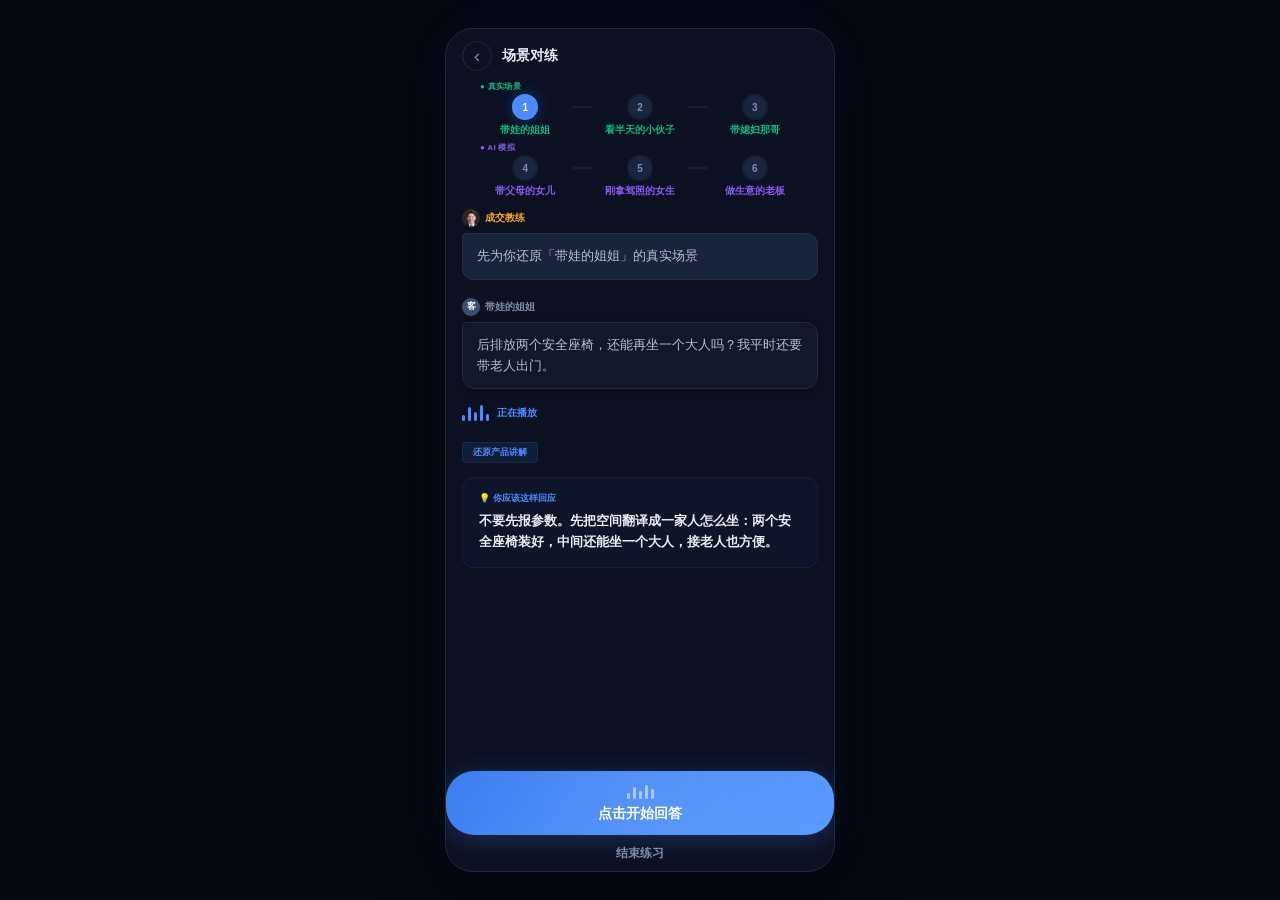
<file: practice-drill.html>
<!DOCTYPE html>
<html lang="zh-CN">
<head>
  <meta charset="UTF-8">
  <meta name="viewport" content="width=device-width, initial-scale=1, viewport-fit=cover, user-scalable=no">
  <meta name="description" content="成交教练 · 对练">
  <meta name="theme-color" content="#080d17">
  <title>对练 · 产品讲解</title>
  <style>
    :root {
      --bg-deep:    #080d17;
      --bg-page:    #0b1121;
      --bg-card:    #111827;
      --bg-card-alt:#161f32;
      --bg-input:   #1a2540;

      --accent:        #4a8cff;
      --accent-strong: #3b7eef;
      --accent-glow:   rgba(74,140,255,0.35);
      --accent-soft:   rgba(74,140,255,0.08);

      --gold:          #f5a623;
      --gold-soft:     rgba(245,166,35,0.12);
      --green:         #10b981;
      --green-soft:    rgba(16,185,129,0.12);
      --purple:        #8b5cf6;
      --purple-soft:   rgba(139,92,246,0.12);

      --text-primary:  #e8ecf4;
      --text-body:     #b4c0d4;
      --text-muted:    #7d8fa6;

      --border-card:   #1e2a3f;
      --border-subtle: #162033;

      --shadow-card:  0 2px 8px rgba(0,0,0,0.28);
      --shadow-btn:   0 4px 20px rgba(74,140,255,0.25);

      --radius:   12px;
      --radius-lg:16px;
      --radius-xl:20px;
      --radius-full:28px;

      --ease-out-expo: cubic-bezier(0.16, 1, 0.3, 1);
      --ease-in-out:   cubic-bezier(0.65, 0, 0.35, 1);
      --ease-breathing: cubic-bezier(0.45, 0, 0.55, 1);

      --font: -apple-system, BlinkMacSystemFont, "PingFang SC", "Microsoft YaHei", sans-serif;
    }

    * { box-sizing: border-box; margin: 0; padding: 0; }
    html, body {
      min-height: 100%; min-height: 100dvh;
      background: #050914;
      color: var(--text-primary);
      font-family: var(--font);
      -webkit-font-smoothing: antialiased;
    }
    button { appearance: none; border: 0; background: none; color: inherit; font: inherit; cursor: pointer; }
    button:focus-visible { outline: 2px solid var(--accent); outline-offset: 3px; }

    .stage { min-height: 100vh; min-height: 100dvh; display: grid; place-items: center; padding: 18px; }
    .phone {
      width: min(390px, 100vw); height: min(844px, calc(100dvh - 36px));
      min-height: 700px; overflow: hidden;
      background: var(--bg-page);
      border: 1px solid #1e2a3f;
      border-radius: 28px;
      box-shadow: 0 0 60px rgba(74,140,255,0.04), 0 24px 64px rgba(0,0,0,0.45);
      display: flex; flex-direction: column;
    }

    .screen { display: none; flex-direction: column; flex: 1; height: 100%; overflow: hidden; }
    .screen.active { display: flex; }

    .hide-scroll { scrollbar-width: none; }
    .hide-scroll::-webkit-scrollbar { display: none; }

    /* ============================================================
       KEYFRAMES
       ============================================================ */
    @keyframes voiceWave {
      0%,100% { transform: scaleY(0.35); opacity: 0.35; }
      50%     { transform: scaleY(1);    opacity: 1; }
    }
    @keyframes coachWave {
      0%,100% { height: 4px;  opacity: 0.3; }
      30%     { height: 14px; opacity: 0.8; }
      60%     { height: 6px;  opacity: 0.5; }
    }
    @keyframes speakBtnBreathe {
      0%,100% { box-shadow: 0 4px 24px rgba(74,140,255,0.25); transform: scale(1); }
      50%     { box-shadow: 0 4px 36px rgba(74,140,255,0.45); transform: scale(1.012); }
    }
    @keyframes speakShimmer {
      0%   { transform: translateX(-100%); }
      100% { transform: translateX(100%); }
    }
    @keyframes fadeInUp {
      from { opacity: 0; transform: translateY(12px); }
      to   { opacity: 1; transform: translateY(0); }
    }
    @keyframes fadeInDown {
      from { opacity: 0; transform: translateY(-8px); }
      to   { opacity: 1; transform: translateY(0); }
    }
    @keyframes streamIn {
      0%   { opacity: 0; transform: translateY(6px); max-height: 0; }
      60%  { opacity: 0.7; }
      100% { opacity: 1; transform: translateY(0); max-height: 200px; }
    }
    @keyframes breatheGlow {
      0%,100% { box-shadow: 0 0 4px rgba(74,140,255,0.08), 0 0 8px rgba(74,140,255,0.04); }
      50%     { box-shadow: 0 0 12px rgba(74,140,255,0.18), 0 0 24px rgba(74,140,255,0.08); }
    }
    @keyframes trophyBreathe {
      0%,100% { box-shadow: 0 0 20px rgba(245,166,35,0.06); }
      50%     { box-shadow: 0 0 50px rgba(245,166,35,0.18); }
    }

    /* ============================================================
       HEADER — topbar + 6-step dot indicator
       ============================================================ */
    .pr-header { padding: 12px 16px 0; flex-shrink: 0; }
    .pr-topbar { display: flex; align-items: center; gap: 10px; }
    .pr-back {
      width: 30px; height: 30px; display: grid; place-items: center;
      border: 1px solid rgba(255,255,255,0.1); border-radius: 50%;
      font-size: 18px; color: var(--text-muted); flex-shrink: 0;
    }
    .pr-topbar-title { font-size: 14px; font-weight: 700; color: var(--text-primary); flex: 1; }

    /* Step dots — two rows, 3 per row. Full names, real vs AI clearly labeled */
    .pr-steps { padding: 10px 16px 4px; }
    .pr-step-row { display: flex; align-items: flex-start; gap: 0; margin-bottom: 6px; }
    .pr-step-row:last-child { margin-bottom: 0; }
    .pr-step-row-label {
      font-size: 8px; font-weight: 700; letter-spacing: 0.3px;
      margin-bottom: 2px; padding-left: 2px;
    }
    .pr-step-row-label.real  { color: var(--green); }
    .pr-step-row-label.ai    { color: var(--purple); }
    .pr-step-item {
      display: flex; flex-direction: column; align-items: center; gap: 3px;
      flex: 1; min-width: 0;
    }
    .pr-step-dot {
      width: 26px; height: 26px; border-radius: 50%;
      display: grid; place-items: center; flex-shrink: 0;
      font-size: 10px; font-weight: 800;
      background: var(--bg-input); border: 2px solid var(--border-subtle);
      color: var(--text-muted);
      transition: all 0.35s var(--ease-out-expo);
      cursor: pointer; position: relative; z-index: 1;
    }
    .pr-step-dot.active {
      background: var(--accent); border-color: var(--accent); color: #fff;
      box-shadow: 0 0 14px rgba(74,140,255,0.3);
    }
    .pr-step-dot.done {
      background: var(--green); border-color: var(--green); color: #fff;
    }
    .pr-step-label {
      font-size: 10px; font-weight: 600; text-align: center;
      line-height: 1.3; word-break: keep-all;
    }
    .pr-step-label.real { color: var(--green); }
    .pr-step-label.ai   { color: var(--purple); }
    .pr-step-line {
      width: 20px; height: 2px; background: var(--border-subtle);
      margin-top: 12px; flex-shrink: 0;
      transition: background 0.4s var(--ease-out-expo);
    }
    .pr-step-line.done { background: var(--green); }

    /* ============================================================
       CHAT AREA — premium conversation feel
       ============================================================ */
    .pr-scroll {
      flex: 1; overflow-y: auto; overscroll-behavior: contain;
      padding: 8px 16px 0; scrollbar-width: none;
    }
    .pr-scroll::-webkit-scrollbar { display: none; }

    /* Coach message bubble */
    .msg-coach {
      display: flex; flex-direction: column; gap: 6px;
      margin-bottom: 18px;
      animation: fadeInDown 0.4s var(--ease-out-expo) both;
    }
    .msg-coach-sender {
      font-size: 10px; font-weight: 700; color: var(--gold);
      display: flex; align-items: center; gap: 5px;
    }
    .msg-coach-sender .avatar-mini {
      width: 18px; height: 18px; display: grid; place-items: center;
      background: rgba(245,166,35,0.15); border-radius: 50%; font-size: 10px;
    }
    .msg-bubble {
      padding: 12px 14px; border-radius: var(--radius); border-top-left-radius: 4px;
      font-size: 13px; line-height: 1.6;
    }
    .msg-bubble.coach {
      background: rgba(40,55,85,0.5);
      border: 1px solid rgba(255,255,255,0.05);
      color: var(--text-body);
    }

    /* Customer message — appears with stream-delay */
    .msg-customer {
      display: flex; flex-direction: column; gap: 6px;
      margin-bottom: 10px;
      animation: streamIn 0.6s var(--ease-out-expo) both;
    }
    .msg-customer-sender {
      font-size: 10px; font-weight: 700; color: var(--text-muted);
      display: flex; align-items: center; gap: 5px;
    }
    .msg-customer-sender .avatar-mini {
      width: 18px; height: 18px; display: grid; place-items: center;
      color: #fff; background: #3d4f6a; border-radius: 50%; font-size: 9px;
    }
    .msg-bubble.customer {
      background: var(--bg-card);
      border: 1px solid var(--border-card);
      color: var(--text-body);
      box-shadow: var(--shadow-card);
    }

    /* Breathing playback indicator below customer message */
    .playback-indicator {
      display: flex; align-items: center; gap: 8px;
      padding: 6px 0; margin-bottom: 14px;
      animation: fadeInUp 0.4s var(--ease-out-expo) 0.3s both;
    }
    .playback-waves {
      display: flex; align-items: flex-end; gap: 3px; height: 16px;
    }
    .playback-waves .pw {
      width: 3px; background: var(--accent); border-radius: 2px;
      animation: voiceWave 0.65s ease-in-out infinite;
    }
    .playback-waves .pw:nth-child(1) { animation-delay: 0s; height: 6px; }
    .playback-waves .pw:nth-child(2) { animation-delay: 0.1s; height: 14px; }
    .playback-waves .pw:nth-child(3) { animation-delay: 0.2s; height: 9px; }
    .playback-waves .pw:nth-child(4) { animation-delay: 0.3s; height: 16px; }
    .playback-waves .pw:nth-child(5) { animation-delay: 0.4s; height: 7px; }
    .playback-label {
      font-size: 10px; font-weight: 600; color: var(--accent);
      animation: breatheGlow 2s var(--ease-breathing) infinite;
    }

    /* Tag badge */
    .pr-tag {
      display: inline-block; padding: 3px 10px; border-radius: 4px;
      font-size: 9px; font-weight: 700; margin-bottom: 14px;
      color: var(--accent); background: rgba(74,140,255,0.1);
      border: 1px solid rgba(74,140,255,0.12);
    }

    /* Guide hint */
    .pr-guide { margin-bottom: 14px; animation: streamIn 0.5s var(--ease-out-expo) both; }
    .pr-guide-card {
      padding: 14px 16px;
      background: rgba(74,140,255,0.04);
      border: 1px solid rgba(74,140,255,0.1);
      border-radius: var(--radius);
    }
    .pr-guide-label {
      display: flex; align-items: center; gap: 4px;
      color: var(--accent); font-size: 9px; font-weight: 800; margin-bottom: 6px;
    }
    .pr-guide-text { font-size: 13px; line-height: 1.6; font-weight: 600; color: var(--text-primary); }

    /* Bottom breathing wave button */
       BOTTOM BREATHING WAVE BUTTON
       ============================================================ */
    .pr-bottom {
      padding: 8px 16px 20px; flex-shrink: 0;
      display: flex; flex-direction: column; gap: 8px;
    }
    .btn-speak-main {
      width: 100%; min-height: 56px; display: flex;
      flex-direction: column; align-items: center; justify-content: center;
      gap: 6px; padding: 12px 20px;
      color: #fff;
      background: linear-gradient(135deg, #3b7eef 0%, #5b9bff 100%);
      border-radius: var(--radius-full);
      font-size: 15px; font-weight: 800;
      position: relative; overflow: hidden;
      box-shadow: 0 4px 24px rgba(74,140,255,0.25);
      animation: speakBtnBreathe 3s var(--ease-breathing) infinite;
      transition: transform 0.15s var(--ease-out-expo);
    }
    .btn-speak-main:active { transform: scale(0.97); }
    .btn-speak-main::after {
      content: ''; position: absolute; inset: 0;
      background: linear-gradient(90deg, transparent 0%, rgba(255,255,255,0.06) 50%, transparent 100%);
      animation: speakShimmer 3.5s ease-in-out infinite;
    }
    .speak-waves {
      display: flex; align-items: flex-end; gap: 3px; height: 16px;
      position: relative; z-index: 1;
    }
    .speak-waves .sw {
      width: 3px; background: rgba(255,255,255,0.5); border-radius: 2px;
      transition: all 0.3s;
    }
    .btn-speak-main.idle .speak-waves .sw {
      animation: voiceWave 2.5s var(--ease-breathing) infinite;
    }
    .btn-speak-main.idle .speak-waves .sw:nth-child(1) { animation-delay: 0s; height: 6px; }
    .btn-speak-main.idle .speak-waves .sw:nth-child(2) { animation-delay: 0.4s; height: 12px; }
    .btn-speak-main.idle .speak-waves .sw:nth-child(3) { animation-delay: 0.2s; height: 8px; }
    .btn-speak-main.idle .speak-waves .sw:nth-child(4) { animation-delay: 0.6s; height: 14px; }
    .btn-speak-main.idle .speak-waves .sw:nth-child(5) { animation-delay: 0.35s; height: 10px; }

    .btn-speak-main.listening {
      background: linear-gradient(135deg, #f5a623 0%, #f7b84e 100%);
      box-shadow: 0 4px 36px rgba(245,166,35,0.4);
      animation: speakBtnBreathe 1.5s var(--ease-breathing) infinite;
    }
    .btn-speak-main.listening .speak-waves .sw {
      background: rgba(255,255,255,0.8);
      animation: voiceWave 0.5s ease-in-out infinite;
    }
    .btn-speak-main.listening .speak-waves .sw:nth-child(1) { animation-delay: 0s; height: 6px; }
    .btn-speak-main.listening .speak-waves .sw:nth-child(2) { animation-delay: 0.08s; height: 16px; }
    .btn-speak-main.listening .speak-waves .sw:nth-child(3) { animation-delay: 0.16s; height: 10px; }
    .btn-speak-main.listening .speak-waves .sw:nth-child(4) { animation-delay: 0.24s; height: 18px; }
    .btn-speak-main.listening .speak-waves .sw:nth-child(5) { animation-delay: 0.32s; height: 8px; }

    .btn-speak-main.done {
      background: linear-gradient(135deg, #059669 0%, #10b981 100%);
      box-shadow: 0 4px 24px rgba(16,185,129,0.3);
      animation: none;
    }
    .btn-speak-main.done .speak-waves .sw {
      background: rgba(255,255,255,0.6); animation: none; opacity: 0.7;
    }

    .speak-label { position: relative; z-index: 1; font-size: 14px; font-weight: 700; }

    /* Next / End */
    .btn-next {
      width: 100%; min-height: 46px; display: none;
      align-items: center; justify-content: center; gap: 6px;
      padding: 12px; color: #fff;
      background: linear-gradient(135deg, #3b7eef 0%, #4a8cff 100%);
      border-radius: var(--radius); font-size: 14px; font-weight: 800;
      transition: transform 0.15s var(--ease-out-expo);
    }
    .btn-next:active { transform: scale(0.97); }
    .btn-next.show { display: flex; }
    .btn-end {
      width: 100%; min-height: 36px; display: flex;
      align-items: center; justify-content: center;
      padding: 8px; color: var(--text-muted); font-size: 12px; font-weight: 600;
    }
    .btn-end:active { color: var(--text-body); }

    /* ============================================================
       COMPLETION SCREEN
       ============================================================ */
    .cp-scroll {
      flex: 1; overflow-y: auto; overscroll-behavior: contain;
      display: flex; flex-direction: column; align-items: center;
      text-align: center; padding: 40px 24px 28px; scrollbar-width: none;
    }
    .cp-scroll::-webkit-scrollbar { display: none; }
    .cp-trophy-wrap {
      width: 100px; height: 100px; position: relative;
      display: grid; place-items: center; margin-bottom: 20px;
    }
    .cp-trophy-ring {
      position: absolute; inset: 0; border-radius: 50%;
      border: 2px solid rgba(245,166,35,0.2);
      background: rgba(245,166,35,0.04);
      animation: trophyBreathe 2.5s var(--ease-breathing) infinite;
    }
    .cp-trophy-ring-outer {
      position: absolute; inset: -10px; border-radius: 50%;
      border: 1px solid rgba(245,166,35,0.08);
      animation: trophyBreathe 2.5s var(--ease-breathing) infinite 0.6s;
      pointer-events: none;
    }
    .cp-icon { font-size: 42px; position: relative; z-index: 1; }
    .cp-title { font-size: 26px; font-weight: 900; color: var(--text-primary); }
    .cp-sub { margin-top: 8px; color: var(--text-body); font-size: 14px; line-height: 1.6; }
    .cp-sub b { color: var(--text-primary); }
    .cp-stats { width: 100%; margin-top: 28px; display: grid; grid-template-columns: 1fr 1fr; gap: 10px; }
    .cp-stat {
      padding: 18px 14px; background: var(--bg-card);
      border: 1px solid var(--border-card); border-radius: var(--radius); text-align: center;
    }
    .cp-stat-val { font-size: 30px; font-weight: 900; color: var(--accent); }
    .cp-stat-label { margin-top: 4px; font-size: 11px; color: var(--text-muted); }
    .cp-store {
      width: 100%; margin-top: 16px; padding: 18px 16px;
      background: var(--bg-card); border: 1px solid var(--border-card); border-radius: var(--radius);
    }
    .cp-store-label { font-size: 13px; font-weight: 700; color: var(--text-primary); }
    .cp-store-sub { margin-top: 4px; font-size: 11px; color: var(--text-muted); }
    .cp-store-avatars { display: flex; justify-content: center; margin-top: 12px; }
    .cp-store-avatar {
      width: 34px; height: 34px; display: grid; place-items: center;
      border-radius: 50%; border: 2px solid var(--bg-card); font-size: 11px;
      font-weight: 700; color: #fff; margin-left: -8px;
    }
    .cp-store-avatar:first-child { margin-left: 0; }
    .cp-store-avatar:nth-child(1) { background: #4b5563; }
    .cp-store-avatar:nth-child(2) { background: #6b7280; }
    .cp-store-avatar:nth-child(3) { background: #9ca3af; }
    .cp-store-avatar:nth-child(4) { background: #4b5563; }
    .cp-store-avatar:nth-child(5) { background: #6b7280; }
    .cp-store-more {
      width: 34px; height: 34px; display: grid; place-items: center;
      border-radius: 50%; border: 2px solid var(--bg-card);
      background: #1f2937; font-size: 9px; font-weight: 700;
      color: var(--text-muted); margin-left: -8px;
    }
    .cp-actions { width: 100%; margin-top: 24px; display: flex; flex-direction: column; gap: 8px; }
    .btn-again {
      width: 100%; min-height: 46px; display: flex; align-items: center;
      justify-content: center; gap: 6px; padding: 12px;
      color: #fff; background: linear-gradient(135deg, #3b7eef 0%, #4a8cff 100%);
      border-radius: var(--radius); font-size: 14px; font-weight: 800;
      transition: transform 0.15s var(--ease-out-expo);
    }
    .btn-again:active { transform: scale(0.97); }
    .btn-goback {
      width: 100%; min-height: 40px; display: flex; align-items: center;
      justify-content: center; padding: 10px; color: var(--text-muted);
      font-size: 12px; font-weight: 600;
    }
    .btn-goback:active { color: var(--text-body); }

    @media (max-width: 430px) {
      .stage { padding: 0; }
      .phone { width: 100vw; height: 100dvh; min-height: 0; border: 0; border-radius: 0; box-shadow: none; }
    }
  </style>
</head>
<body>
  <main class="stage">
    <div class="phone" role="application" aria-label="产品讲解对练">

      <!-- ==================== PRACTICE ==================== -->
      <div class="screen active" id="practiceScreen">
        <div class="pr-header">
          <div class="pr-topbar">
            <button class="pr-back" onclick="confirmEndPractice()" aria-label="返回">‹</button>
            <span class="pr-topbar-title">场景对练</span>
          </div>
          <div class="pr-steps" id="prSteps"></div>
        </div>

        <div class="pr-scroll" id="prScroll">
          <!-- Coach message -->
          <div class="msg-coach" id="msgCoach">
            <div class="msg-coach-sender">
              <div class="avatar-mini" style="overflow:hidden;"><img src="零售大师.png" style="width:100%;height:100%;object-fit:cover;border-radius:50%;" alt=""></div>
              <span>成交教练</span>
            </div>
            <div class="msg-bubble coach" id="msgCoachText"></div>
          </div>

          <!-- Customer message — streams in after delay -->
          <div class="msg-customer" id="msgCustomer" style="display:none;">
            <div class="msg-customer-sender">
              <div class="avatar-mini" id="msgCustAvatar">客</div>
              <span id="msgCustName">客户</span>
            </div>
            <div class="msg-bubble customer" id="msgCustText"></div>
          </div>

          <!-- Breathing playback indicator below customer message -->
          <div class="playback-indicator" id="playbackIndicator" style="display:none;">
            <div class="playback-waves">
              <span class="pw"></span><span class="pw"></span><span class="pw"></span><span class="pw"></span><span class="pw"></span>
            </div>
            <span class="playback-label">正在播放</span>
          </div>

          <!-- Tag -->
          <span class="pr-tag" id="prTag">还原产品讲解</span>

          <!-- Guide hint -->
          <div class="pr-guide" id="prGuide" style="display:none;">
            <div class="pr-guide-card">
              <div class="pr-guide-label">💡 你应该这样回应</div>
              <div class="pr-guide-text" id="prGuideText"></div>
            </div>
          </div>

        </div>

        <div class="pr-bottom">
          <button class="btn-speak-main idle" id="btnSpeakMain" type="button">
            <span class="speak-waves">
              <span class="sw"></span><span class="sw"></span><span class="sw"></span><span class="sw"></span><span class="sw"></span>
            </span>
            <span class="speak-label" id="speakLabel">点击开始回答</span>
          </button>
          <button class="btn-next" id="btnNext" type="button"><span id="btnNextLabel">下一组 ›</span></button>
          <button class="btn-end" id="btnEndPractice" type="button">结束练习</button>
        </div>
      </div>

      <!-- ==================== COMPLETION ==================== -->
      <div class="screen" id="completionScreen">
        <div class="cp-scroll">
          <div class="cp-trophy-wrap">
            <div class="cp-trophy-ring-outer"></div>
            <div class="cp-trophy-ring"></div>
            <div class="cp-icon">🏆</div>
          </div>
          <div class="cp-title">太棒了</div>
          <div class="cp-sub">你今天完成了一次完整的对练，<br>每多练一次，面对客户就<b>多一分底气</b>。</div>
          <div class="cp-stats">
            <div class="cp-stat">
              <div class="cp-stat-val">6<small style="font-size:15px;font-weight:600;"> 组</small></div>
              <div class="cp-stat-label">今日完成对练</div>
            </div>
            <div class="cp-stat">
              <div class="cp-stat-val">~8<small style="font-size:15px;font-weight:600;"> 分钟</small></div>
              <div class="cp-stat-label">练习时长</div>
            </div>
          </div>
          <div class="cp-store">
            <div class="cp-store-label">张江门店</div>
            <div class="cp-store-sub">今日已有 12 位同事完成对练</div>
            <div class="cp-store-avatars">
              <div class="cp-store-avatar">李</div><div class="cp-store-avatar">王</div><div class="cp-store-avatar">张</div><div class="cp-store-avatar">赵</div><div class="cp-store-avatar">陈</div>
              <div class="cp-store-more">+7</div>
            </div>
          </div>
          <div class="cp-actions">
            <button class="btn-again" onclick="restartPractice()" type="button">再练一次</button>
            <button class="btn-goback" id="btnGoBack" onclick="goBackAfterComplete()" type="button">返回产品讲解</button>
          </div>
        </div>
      </div>

    </div>
  </main>

  <script>
    var PRACTICE_GROUPS = [
      { id:'r1', type:'review', tag:'还原产品讲解', title:'带娃的姐姐 · MG7空间讲解', customerName:'带娃的姐姐', customerMsg:'后排放两个安全座椅，还能再坐一个大人吗？我平时还要带老人出门。', guide:'不要先报参数。先把空间翻译成一家人怎么坐：两个安全座椅装好，中间还能坐一个大人，接老人也方便。' },
      { id:'r2', type:'review', tag:'还原产品讲解', title:'看半天的小伙子 · 配置与需求', customerName:'看半天的小伙子', customerMsg:'你讲了一堆配置，但我还是没搞明白，这车跟我每天上下班有什么关系？', guide:'别继续堆配置。问客户每天通勤多久、走什么路，然后把配置翻译成他每天遇到的具体场景。' },
      { id:'r3', type:'review', tag:'还原产品讲解', title:'带媳妇那哥 · 婴儿车放置', customerName:'带媳妇那哥', customerMsg:'我媳妇比较在意后备箱，婴儿车好放吗？平时还要买菜装东西。', guide:'不要只说容积数字。让客户想象：婴儿车折叠后竖着放，旁边还能搁两袋超市的东西，媳妇肯定满意。' },
      { id:'e1', type:'extend', tag:'AI 举一反三', title:'带父母的女儿 · 老人上下车', customerName:'带父母的女儿', customerMsg:'我爸妈年纪大了腿脚不太方便，这个车上下车会不会很费劲？', guide:'用场景代入法：车门开合角度大，座椅高度刚好不用弯腰也不用爬，让客户想象爸妈一抬脚就能坐进去。' },
      { id:'e2', type:'extend', tag:'AI 举一反三', title:'刚拿驾照的女生 · 安全配置', customerName:'刚拿驾照的女生', customerMsg:'我刚拿了驾照不久，这个车有什么对我这种新手比较友好的功能吗？', guide:'不讲复杂术语。说自动刹车就像副驾坐了个老司机帮你踩刹车，车道保持就像方向盘自己会回正。' },
      { id:'e3', type:'extend', tag:'AI 举一反三', title:'做生意的老板 · 商务接待', customerName:'做生意的老板', customerMsg:'我偶尔要接客户吃饭，后排空间够不够体面？不能让人觉得挤。', guide:'不用参数，用画面：客户坐后排翘个二郎腿，中间扶手放下来搁茶杯，聊着聊着就到了。' }
    ];

    var isDirect = (function(){
      var params = new URLSearchParams(window.location.search);
      return params.get('direct') === 'true';
    })();

    var championCase = (function(){
      var params = new URLSearchParams(window.location.search);
      return params.get('case') || null;
    })();

    var currentIndex = 0;
    var total = PRACTICE_GROUPS.length;
    var isListening = false;
    var completed = false;
    var streamTimers = [];
    var $ = function(id){ return document.getElementById(id); };

    // ---- Build step dots with labels ----
    (function buildSteps(){
      var realSteps = '', aiSteps = '';
      var prevReviewIdx = -1, prevAiIdx = -1;
      PRACTICE_GROUPS.forEach(function(g,i){
        var typeClass = g.type === 'review' ? 'real' : 'ai';
        var item = '<div class="pr-step-item">'
          + '<div class="pr-step-dot" data-index="' + i + '">' + (i+1) + '</div>'
          + '<div class="pr-step-label ' + typeClass + '">' + g.customerName + '</div>'
          + '</div>';
        if (g.type === 'review') {
          if (prevReviewIdx >= 0) realSteps += '<div class="pr-step-line" data-left="' + prevReviewIdx + '"></div>';
          realSteps += item;
          prevReviewIdx = i;
        } else {
          if (prevAiIdx >= 0) aiSteps += '<div class="pr-step-line" data-left="' + prevAiIdx + '"></div>';
          aiSteps += item;
          prevAiIdx = i;
        }
      });

      $('prSteps').innerHTML =
        '<div class="pr-step-row-label real">● 真实场景</div>'
        + '<div class="pr-step-row">' + realSteps + '</div>'
        + '<div class="pr-step-row-label ai" style="margin-top:6px;">● AI 模拟</div>'
        + '<div class="pr-step-row">' + aiSteps + '</div>';

      $('prSteps').addEventListener('click', function(e){
        var dot = e.target.closest('.pr-step-dot');
        if (!dot) return;
        var idx = parseInt(dot.getAttribute('data-index'));
        if (idx === currentIndex) return;
        clearStreamTimers();
        currentIndex = idx;
        loadGroup(currentIndex);
      });
    })();

    function clearStreamTimers(){
      streamTimers.forEach(function(t){ clearTimeout(t); });
      streamTimers = [];
    }

    function updateStepDots(current){
      var dots = document.querySelectorAll('#prSteps .pr-step-dot');
      var lines = document.querySelectorAll('#prSteps .pr-step-line');
      dots.forEach(function(dot,i){
        dot.classList.remove('active','done');
        if (i < current) { dot.classList.add('done'); dot.textContent = '✓'; }
        else if (i === current) { dot.classList.add('active'); dot.textContent = (i+1); }
        else { dot.textContent = (i+1); }
      });
      lines.forEach(function(line){
        var left = parseInt(line.getAttribute('data-left'));
        line.classList.toggle('done', left < current);
      });
    }

    function buildCoachIntro(g){
      if (g.type === 'review') {
        return '先为你还原「' + g.customerName + '」的真实场景';
      } else {
        return '为你生成「' + g.customerName + '」的举一反三练习';
      }
    }

    // ---- Screen switching ----
    function showScreen(id){
      document.querySelectorAll('.screen').forEach(function(s){ s.classList.remove('active'); });
      var el = $(id);
      if (el) el.classList.add('active');
    }

    // ---- Load a group — show everything immediately ----
    function loadGroup(i){
      var g = PRACTICE_GROUPS[i];
      isListening = false;
      clearStreamTimers();

      // Step dots
      updateStepDots(i);

      // Show everything immediately — no streaming delays
      $('msgCustomer').style.display = 'flex';
      $('playbackIndicator').style.display = 'flex';
      $('prGuide').style.display = 'block';
      $('btnNext').classList.remove('show');

      var speakBtn = $('btnSpeakMain');
      speakBtn.classList.remove('listening','done');
      speakBtn.classList.add('idle');
      $('speakLabel').textContent = '点击开始回答';

      // Set coach / customer / guide text
      $('msgCoachText').textContent = buildCoachIntro(g);
      $('msgCustName').textContent = g.customerName;
      $('msgCustText').textContent = g.customerMsg;
      $('prTag').textContent = g.tag;
      $('prGuideText').textContent = g.guide;

      // Re-trigger coach fade-in
      var coachEl = $('msgCoach');
      coachEl.style.animation = 'none'; coachEl.offsetHeight;
      coachEl.style.animation = 'fadeInDown 0.4s cubic-bezier(0.16,1,0.3,1) both';

      // Customer stream-in
      var cust = $('msgCustomer');
      cust.style.animation = 'none'; cust.offsetHeight;
      cust.style.animation = 'streamIn 0.5s cubic-bezier(0.16,1,0.3,1) both';

      // Scroll to top
      $('prScroll').scrollTop = 0;
    }

    // ---- Speaking ----
    $('btnSpeakMain').addEventListener('click', function(){
      var btn = this;
      if (btn.classList.contains('done')) return;
      if (!isListening) startListening();
    });

    function startListening(){
      isListening = true;
      var btn = $('btnSpeakMain');
      btn.classList.remove('idle');
      btn.classList.add('listening');
      $('speakLabel').textContent = '正在聆听...';

      streamTimers.push(setTimeout(function(){ if (isListening) completeSpeaking(); }, 4500));
    }

    function completeSpeaking(){
      isListening = false;

      var btn = $('btnSpeakMain');
      btn.classList.remove('idle','listening');
      btn.classList.add('done');
      $('speakLabel').textContent = '已收到回答 ✓';
      $('btnNext').classList.add('show');
      $('btnNextLabel').textContent = currentIndex >= total - 1 ? '完成练习' : '下一组 ›';
    }

    // ---- Next ----
    $('btnNext').addEventListener('click', function(){
      if (currentIndex >= total - 1) { showCompletion(); return; }
      currentIndex++;
      loadGroup(currentIndex);
    });

    // ---- End ----
    function confirmEndPractice(){
      if (completed) { goBack(); return; }
      if (currentIndex > 0 || isListening) {
        if (confirm('确定要结束本次练习吗？已完成的进度不会丢失。')) showCompletion();
      } else {
        goBack();
      }
    }
    function goBack(){
      if (championCase) { window.location.href = 'champion-case-detail.html?case=' + championCase; }
      else if (isDirect) { window.location.href = 'product-explanation.html'; }
      else { history.back(); }
    }
    $('btnEndPractice').addEventListener('click', confirmEndPractice);

    // ---- Completion ----
    function showCompletion(){
      completed = true; isListening = false;
      clearStreamTimers();
      updateStepDots(total);
      if (championCase) {
        $('btnGoBack').textContent = '回去看看销冠怎么做 →';
        $('btnGoBack').style.fontWeight = '700';
        $('btnGoBack').style.color = 'var(--accent)';
      } else if (isDirect) {
        $('btnGoBack').textContent = '回去看看销冠怎么做的 →';
        $('btnGoBack').style.fontWeight = '700';
        $('btnGoBack').style.color = 'var(--accent)';
      }
      showScreen('completionScreen');
    }

    function goBackAfterComplete(){
      if (championCase) { window.location.href = 'champion-case-detail.html?case=' + championCase; }
      else if (isDirect) { window.location.href = 'product-explanation.html?step=2'; }
      else { history.back(); }
    }

    function restartPractice(){
      var qs = championCase ? '?direct=true&case=' + championCase : '?direct=true';
      if (isDirect || championCase) { window.location.href = 'practice-drill.html' + qs; }
      else { window.location.href = 'practice-drill.html'; }
    }

    // ---- Init: start immediately ----
    if (isDirect) {
      loadGroup(0);
    } else {
      loadGroup(0);
    }
  </script>
</body>
</html>
</file>
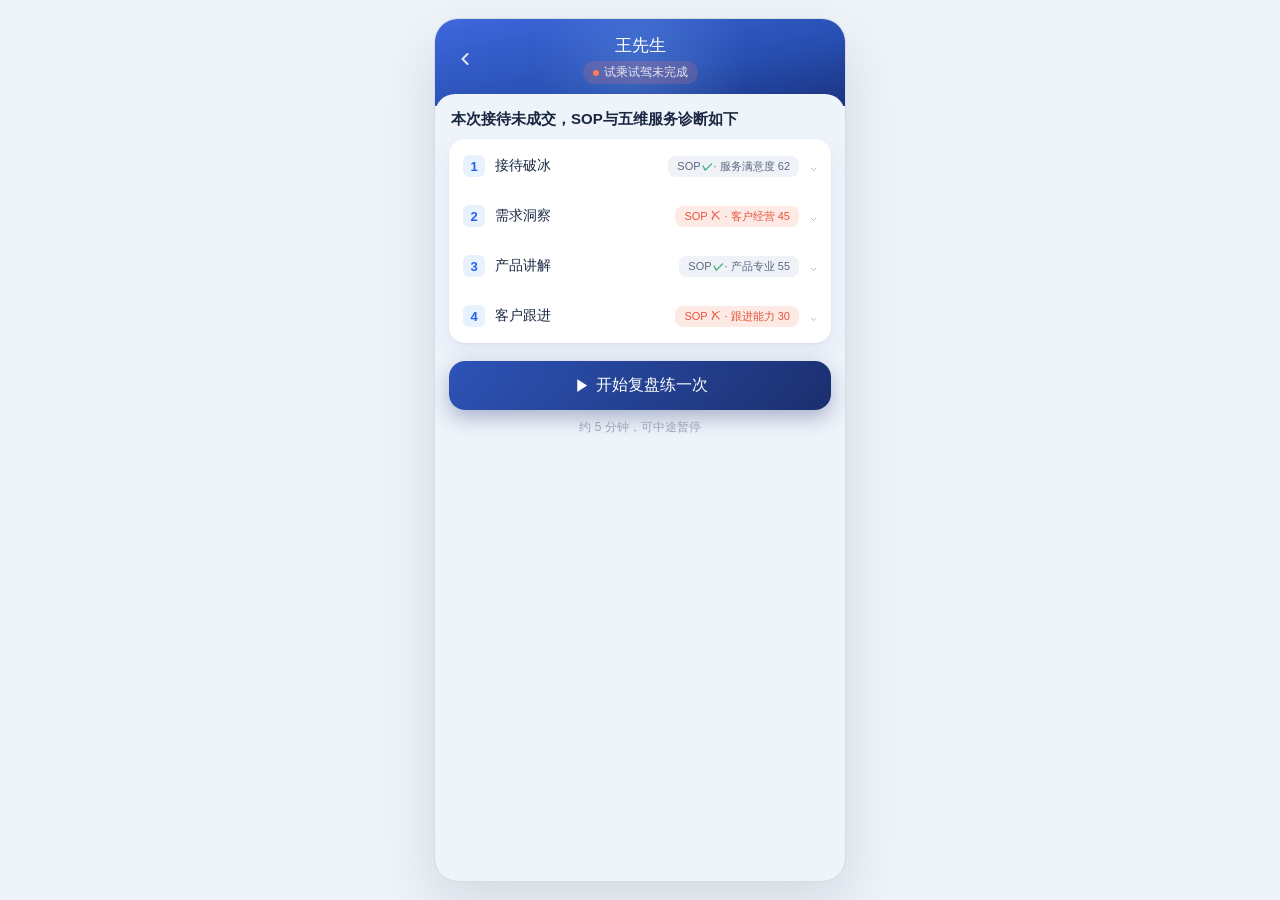
<file: practice-flow.html>
<!DOCTYPE html>
<html lang="zh-CN">
<head>
<meta charset="UTF-8">
<meta name="viewport" content="width=device-width, initial-scale=1, viewport-fit=cover, user-scalable=no">
<meta name="theme-color" content="#EFF3FA">
<title>整单对练 — 成交教练</title>
<style>
/* ══════════════════════════════════════════════════════════════
   整单对练 v3 — 引导(四环节诊断) → 录音(四步连讲) → 点评(总评)
   设计宽度：412px 移动端
   ══════════════════════════════════════════════════════════════ */

:root {
  --bg-page:       #EFF3FA;
  --card-white:    #FFFFFF;
  --ink:           #1A2742;
  --text:          #414E68;
  --muted:         #9AA4B8;
  --card-shadow:   0 1px 2px rgba(20,40,90,0.05), 0 10px 26px rgba(30,58,140,0.07);
  --card-shadow-sm: 0 1px 2px rgba(20,40,90,0.05), 0 8px 20px rgba(30,58,140,0.06);
  --font:          -apple-system, "PingFang SC", "Microsoft YaHei", sans-serif;
}

*,*::before,*::after{box-sizing:border-box;margin:0;padding:0}
html,body{
  min-height:100%;
  background: var(--bg-page);
  font-family: var(--font);
  color: var(--ink);
  -webkit-font-smoothing: antialiased;
  -webkit-tap-highlight-color: transparent;
}
button{font:inherit;color:inherit;border:0;background:none;cursor:pointer}
a{text-decoration:none;color:inherit}

/* ── Stage & Phone ── */
.stage{min-height:100vh;display:grid;place-items:center;padding:18px}
.phone{
  position:relative;
  width:min(412px, 100vw);
  height:min(915px, calc(100vh - 36px));
  min-height:700px;
  overflow:hidden;
  background: var(--bg-page);
  border:1px solid #d5dbe3;
  border-radius:24px;
  box-shadow:0 24px 64px rgba(20,32,52,.12);
}

/* ══════════════════════════════════════════════════════════════
   面板容器
   ══════════════════════════════════════════════════════════════ */
.panel{
  position:absolute; inset:0;
  display:flex; flex-direction:column;
  opacity:0; pointer-events:none;
  transition: opacity .28s ease;
  overflow:hidden;
}
.panel.active{opacity:1;pointer-events:auto;z-index:1}

.scroll{
  flex:1; min-height:0;
  overflow-y:auto; overscroll-behavior:contain;
  scrollbar-width:none; -webkit-overflow-scrolling:touch;
}
.scroll::-webkit-scrollbar{display:none}

/* ══════════════════════════════════════════════════════════════
   通用：深蓝头部
   ══════════════════════════════════════════════════════════════ */
.header-deep{
  position:relative;
  background: linear-gradient(168deg, #3E68DD 0%, #274FB2 60%, #1B3380 100%);
  color:#fff; overflow:hidden; flex-shrink:0;
}
.header-deep-glow{
  position:absolute; top:50%; left:50%;
  width:230px; height:200px;
  transform:translate(-50%,-50%);
  background: radial-gradient(circle, rgba(150,200,255,0.2), transparent 70%);
  pointer-events:none;
}
.header-deep--guide{padding:15px 16px 22px}
.header-deep--record{padding:15px 16px 16px}
.header-deep--review{padding:15px 16px 28px}

/* ── 导航行 ── */
.nav-row{
  display:flex; align-items:center; justify-content:space-between;
  position:relative; z-index:1;
}
.nav-row--centered{justify-content:center}
.nav-left{display:flex; align-items:center; gap:3px}
.nav-center-col{
  display:flex; flex-direction:column; align-items:center; gap:4px;
}
.nav-back{
  background:none; border:none;
  font-size:20px; color:rgba(255,255,255,0.84);
  cursor:pointer; padding:4px; line-height:1;
  display:flex; align-items:center; flex-shrink:0;
  position:absolute; left:0; z-index:2;
}
.nav-back:active{opacity:.6}
.nav-name{font-size:17px;font-weight:500;color:#fff}

/* ══════════════════════════════════════════════════════════════
   通用：亮色内容面板 + 白卡
   ══════════════════════════════════════════════════════════════ */
.content-panel{
  background: var(--bg-page);
  border-radius:20px 20px 0 0;
  margin-top:-12px; padding:16px 14px 18px;
  position:relative; z-index:2;
  flex-shrink:0;
}
.white-card{
  background: var(--card-white);
  border-radius:16px;
  box-shadow: var(--card-shadow);
  position:relative;
}

/* ── 主按钮 ── */
.btn-primary{
  display:flex; align-items:center; justify-content:center; gap:6px;
  width:100%; padding:14px 0;
  font-size:16px; font-weight:500; color:#fff;
  background:linear-gradient(135deg,#2E54B8,#1B2F6E);
  border:none; border-radius:16px;
  box-shadow:0 8px 20px rgba(27,47,110,0.32);
  cursor:pointer; user-select:none;
  transition:transform .12s, box-shadow .12s;
}
.btn-primary:active{transform:scale(.98);box-shadow:0 4px 14px rgba(27,47,110,0.24)}

/* ── 次按钮（描边） ── */
.btn-outline{
  display:flex; align-items:center; justify-content:center; gap:5px;
  width:100%; padding:12px 0;
  font-size:15px; font-weight:500; color:#2C5AD0;
  background:#fff; border:1.5px solid #C9D6EC;
  border-radius:14px;
  cursor:pointer; user-select:none;
  transition:background .15s;
}

/* ── 按钮左右并排 ── */
.btn-row{
  display:flex; gap:11px;
}
.btn-row .btn-primary,
.btn-row .btn-outline{
  flex:1; width:auto;
}

/* ── 底部文字链接 ── */
.text-links{
  display:flex; align-items:center; justify-content:center; gap:24px;
  margin-top:16px;
}
.text-link{
  font-size:13px; color:#2C5AD0; cursor:pointer; user-select:none;
  transition:opacity .12s;
}
.text-link:active{opacity:.6}
.btn-outline:active{background:#F5F7FB}

/* ══════════════════════════════════════════════════════════════
   【面板 ①】引导练习页 — 四环节诊断
   ══════════════════════════════════════════════════════════════ */

/* 状态胶囊 */
.status-capsule{
  display:inline-flex; align-items:center; gap:5px;
  font-size:12px; color:rgba(255,255,255,0.85);
  background:rgba(255,120,90,0.18);
  border-radius:20px; padding:3px 10px;
  white-space:nowrap; flex-shrink:0;
}
.status-dot{width:6px;height:6px;border-radius:50%;background:#FF7A5A;flex-shrink:0}

/* 定调句 */
.guide-lead{
  font-size:14px; color:#46506E; line-height:1.6;
  margin:0 2px 16px;
}

/* 小标题 */
.guide-section-title{
  font-size:15px; font-weight:600; color:#1A2742;
  margin:0 2px 10px;
}

/* 环节白卡 */
.diag-card{padding:2px 14px}
.diag-row{
  display:flex; align-items:center; gap:10px;
  padding:14px 0; cursor:pointer; user-select:none;
  transition:opacity .12s;
}
.diag-row:active{opacity:.65}
.diag-row + .diag-row{border-top:1px solid #F3F5F9}

/* 方块序号 */
.diag-num{
  flex-shrink:0; width:22px; height:22px; border-radius:6px;
  display:grid; place-items:center;
  background:#E8F1FE; color:#2563EB;
  font-size:13px; font-weight:600;
}

/* 环节名 */
.diag-name{flex-shrink:0;font-size:14px;color:#1A2742}

/* 合并标签 */
.diag-tag{
  flex-shrink:0;
  display:inline-flex; align-items:center; gap:1px;
  font-size:11px; padding:3px 9px; border-radius:8px;
  white-space:nowrap;
}
.diag-tag--normal{background:#EFF2F7;color:#5B6680}
.diag-tag--low{background:#FDEAE4;color:#E5533D;font-weight:500}
.tag-check{color:#2FA76A;font-weight:600}

/* 展开箭头 */
.diag-chevron{
  flex-shrink:0; font-size:16px; color:#B6C0D2;
  transition:transform .25s ease;
}

/* 展开详情 */
.diag-detail{
  overflow:hidden; max-height:0;
  transition:max-height .35s cubic-bezier(.4,0,.2,1),opacity .25s ease;
  opacity:0;
}
.diag-detail.open{opacity:1}

/* 展开详情 — 剧本台词排版 */
/* 客户说 */
.diag-cust-label{font-size:12px;color:#9AA4B8;margin-bottom:6px}
.diag-cust-quote{
  background:#F5F7FB; border-radius:11px;
  padding:11px 13px;
  font-size:13px; color:#41506E; line-height:1.7;
  font-weight:400;
}

/* 你回 */
.diag-reply-section{margin-top:13px}
.diag-reply-label{font-size:12px;color:#2C73E0;margin-bottom:6px}
.diag-reply-quote{
  background:#EDF3FD; border-radius:5px 11px 11px 5px;
  border-left:3px solid #8FB8F2;
  padding:12px 13px;
  font-size:13px; color:#3D4B66; line-height:1.78;
  font-weight:400;
}

/* 分隔线 */
.diag-sep{
  border:none; border-top:1px solid #F0F2F6;
  margin:16px 0;
}

/* 你要达到什么 */
.diag-goal-block{
  background:#EAF1FE; border-radius:12px;
  padding:12px 13px;
}
.diag-goal-header{
  display:flex; align-items:center; gap:7px;
  margin-bottom:9px;
  font-size:13px; font-weight:600; color:#1A2742;
}
.diag-goal-item{
  display:flex; align-items:center; gap:8px;
}
.diag-goal-item + .diag-goal-item{margin-top:9px}
.diag-goal-dot{
  flex-shrink:0; width:5px; height:5px; border-radius:50%;
  background:#2E6FE0;
}
.diag-goal-text{font-size:14px;color:#41506E}

/* 按钮下提示 */
.btn-hint{text-align:center;font-size:12px;color:#9AA4B8;margin-top:9px}

/* ══════════════════════════════════════════════════════════════
   【面板 ②】录音页 — 四步连讲
   ══════════════════════════════════════════════════════════════ */

/* 头步信息行 */
.rec-step-row{
  display:flex; align-items:center; justify-content:space-between;
  position:relative; z-index:1;
}
.rec-close{
  background:none; border:none; font-size:20px;
  color:rgba(255,255,255,0.84);
  cursor:pointer; padding:4px; line-height:1; flex-shrink:0;
}
.rec-close:active{opacity:.6}
.rec-step-label{font-size:15px;font-weight:500;color:#fff}
.rec-step-name{font-size:12px;color:rgba(255,255,255,0.72);flex-shrink:0;white-space:nowrap}

/* 进度条 */
.progress-bar{
  display:flex; gap:6px; margin-top:14px;
  position:relative; z-index:1;
}
.progress-seg{
  flex:1; height:4px; border-radius:3px;
  background:rgba(255,255,255,0.25);
  transition:background .3s ease;
}
.progress-seg--lit{background:#EAF2FF}

/* 内容区 */
.rec-content{
  flex:1; display:flex; flex-direction:column;
  padding:18px 16px 24px;
  min-height:0;
}

/* 小灰标题 */
.rec-label{
  font-size:12px; color:#9AA4B8; margin-bottom:7px;
}
.rec-label--top{margin-bottom:7px}

/* 客户说卡 */
.cust-say-card{
  background:var(--card-white); border-radius:14px;
  box-shadow:var(--card-shadow-sm);
  padding:13px 14px;
  font-size:14px; color:#41506E; line-height:1.6;
}

/* 要点卡 */
.points-card{
  background:var(--card-white); border-radius:14px;
  box-shadow:var(--card-shadow-sm);
  padding:13px 14px;
  margin-top:0;
}
.points-label{margin-top:16px;margin-bottom:9px}
.point-item{
  display:flex; align-items:center; gap:9px;
}
.point-item + .point-item{margin-top:11px}
.point-dot{
  flex-shrink:0; width:6px; height:6px; border-radius:50%;
  background:#2E6FE0;
}
.point-text{font-size:14px;color:#41506E}

/* 声波 */
.waveform{
  display:flex; align-items:flex-end; gap:4px;
  height:46px;
}
.wave-bar{
  width:4px; border-radius:3px;
  animation: waveBreathe .72s ease-in-out infinite alternate;
}
@keyframes waveBreathe{from{transform:scaleY(.5)}to{transform:scaleY(1)}}

/* 圆形结束键 */
.end-btn-wrap{display:flex;flex-direction:column;align-items:center}
.end-btn{
  width:68px; height:68px; border-radius:50%;
  background:linear-gradient(135deg,#2E54B8,#1B2F6E);
  box-shadow:0 10px 24px rgba(27,47,110,0.4);
  display:grid; place-items:center;
  cursor:pointer; transition:transform .12s;
  border:none; flex-shrink:0;
}
.end-btn:active{transform:scale(.94)}
.end-hint{
  margin-top:13px; font-size:12px; color:#9AA4B8;
}

/* ══════════════════════════════════════════════════════════════
   【面板 ③】点评页 — 四步总评
   ══════════════════════════════════════════════════════════════ */

.review-header-orb{
  position:absolute; right:-46px; top:-26px;
  width:150px; height:150px; border-radius:50%;
  background:rgba(255,255,255,0.06); pointer-events:none;
}

/* 奖励区 */
.reward-area{
  display:flex; flex-direction:column; align-items:center;
  padding-top:14px; position:relative; z-index:1;
}
.reward-star{font-size:32px;margin-bottom:2px}
.reward-title{
  font-size:18px; font-weight:600; color:#fff;
}
.reward-title span{color:#FFC470}
.reward-subtitle{
  font-size:13px; color:rgba(255,255,255,0.8);
  margin-top:5px;
}

/* 内容面板 */
.review-content{
  background: var(--bg-page);
  border-radius:20px 20px 0 0;
  margin-top:-14px; padding:16px 14px 18px;
  position:relative; z-index:2; flex-shrink:0;
}

/* 小标题（含判据） */
.review-criteria{
  font-size:13px; color:#9AA4B8;
  margin:2px 2px 10px;
}

/* 达标步白卡 */
.pass-card{border-radius:16px;padding:2px 14px;margin-bottom:0}
.pass-row{
  display:flex; align-items:center; gap:9px;
  padding:14px 0; cursor:pointer; user-select:none;
  transition:opacity .12s;
}
.pass-row:active{opacity:.65}
.pass-row + .pass-row{border-top:1px solid #F3F5F9}
.pass-name{font-size:14px;color:#1A2742;flex-shrink:0}
.pass-badge{font-size:12px;font-weight:500;color:#2FA76A;flex-shrink:0}
.pass-chevron{font-size:16px;color:#B6C0D2;margin-left:auto;flex-shrink:0;transition:transform .25s ease}

/* 要点勾叉块 */
.pass-detail{
  overflow:hidden;
  transition:max-height .3s cubic-bezier(.4,0,.2,1),opacity .25s ease,margin .25s ease;
}
.pass-detail.collapsed{max-height:0!important;opacity:0;margin-top:0!important}
.pass-check-block{
  background:#F4F6FA; border-radius:11px;
  padding:11px 13px; margin-bottom:12px;
}
.pass-check-row{
  display:flex; align-items:center; gap:9px;
}
.pass-check-row + .pass-check-row{margin-top:11px}
.pass-check-icon{flex-shrink:0;width:16px;height:16px}

/* 没达标卡（红边框） */
.fail-card{
  border:1.5px solid #F1CCC5; border-radius:16px;
  padding:4px 14px 14px;
  background:var(--card-white);
  box-shadow:0 6px 20px rgba(180,60,40,0.07);
  margin-top:11px;
}
.fail-title-row{
  display:flex; align-items:center; gap:9px;
  padding:13px 0; cursor:pointer; user-select:none;
}
.fail-title-row:active{opacity:.65}
.fail-name{font-size:14px;font-weight:500;color:#1A2742}
.fail-badge{font-size:12px;font-weight:500;color:#E5533D}
.fail-chevron{font-size:16px;color:#D88A80;margin-left:auto;flex-shrink:0}
.fail-check-block{
  background:#FBF3F2; border-radius:11px;
  padding:11px 13px;
}
.fail-check-row{
  display:flex; align-items:center; gap:9px;
}
.fail-check-row + .fail-check-row{margin-top:11px}
.fail-check-icon{flex-shrink:0;width:16px;height:16px}
.fail-check-text{font-size:13px;color:#41506E}
.fail-detail-body{overflow:hidden;transition:max-height .3s cubic-bezier(.4,0,.2,1)}
.fail-detail-body.collapsed{max-height:0!important}

/* 弱音频行 */
.audio-weak{
  display:flex; align-items:center; gap:9px;
  padding:10px 13px; margin-bottom:14px;
  border:1px solid #E3E8F0; border-radius:12px;
  background:transparent;
  cursor:pointer; user-select:none;
  transition:background .15s;
}
.audio-weak:active{background:#F7F9FB}
.audio-weak-icon{
  flex-shrink:0; width:28px; height:28px; border-radius:50%;
  background:#EAF1FE; display:grid; place-items:center;
}
.audio-weak-text{flex:1;font-size:13px;color:#5B6680}
.audio-weak-time{font-size:12px;color:#9AA4B8;flex-shrink:0}

/* 或 分隔 */
.or-sep{
  text-align:center; font-size:12px; color:#B6C0D2;
  margin:14px 0 10px;
}
.review-btns .btn-outline{margin-top:11px}

/* ══════════════════════════════════════════════════════════════
   Toast
   ══════════════════════════════════════════════════════════════ */
.toast{
  position:absolute; top:50%; left:50%; transform:translate(-50%,-50%) scale(.85);
  background:rgba(0,0,0,.82); color:#fff; font-size:14px; font-weight:500;
  padding:12px 24px; border-radius:12px; z-index:100;
  opacity:0; pointer-events:none;
  transition:opacity .28s ease,transform .28s ease;
}
.toast.show{opacity:1;transform:translate(-50%,-50%) scale(1)}

/* ── Responsive ── */
@media(max-width:430px){
  .stage{padding:0}
  .phone{width:100vw;height:100vh;height:100dvh;min-height:0;border:0;border-radius:0;box-shadow:none}
  .header-deep{padding-left:env(safe-area-inset-left,16px);padding-right:env(safe-area-inset-right,16px)}
  .content-panel,.review-content{padding-left:env(safe-area-inset-right,14px);padding-right:env(safe-area-inset-left,14px)}
  .rec-content{padding-left:env(safe-area-inset-right,16px);padding-right:env(safe-area-inset-left,16px)}
}
</style>
</head>
<body>
<main class="stage">
<div class="phone">

<!-- ═══════════════════════════════════════════════════════════
   面板 ①：引导练习页（四环节诊断）
   ═══════════════════════════════════════════════════════════ -->
<div class="panel active" id="panelGuide">
  <div class="scroll">
    <!-- 头部 -->
    <div class="header-deep header-deep--guide">
      <div class="header-deep-glow"></div>
      <div class="nav-row nav-row--centered">
        <button class="nav-back" onclick="goBack()" aria-label="返回">
          <svg width="20" height="20" viewBox="0 0 24 24" fill="none" stroke="currentColor" stroke-width="2.5" stroke-linecap="round" stroke-linejoin="round"><path d="M15 18l-6-6 6-6"/></svg>
        </button>
        <div class="nav-center-col">
          <span class="nav-name">王先生</span>
          <span class="status-capsule">
            <span class="status-dot"></span>试乘试驾未完成
          </span>
        </div>
      </div>
    </div>

    <!-- 内容面板 -->
    <div class="content-panel">
      <!-- 小标题 -->
      <div class="guide-section-title">本次接待未成交，SOP与五维服务诊断如下</div>

      <!-- 四环节白卡（JS 渲染） -->
      <div class="white-card diag-card" id="diagList"></div>

      <!-- 主按钮 -->
      <div style="margin-top:18px">
        <button class="btn-primary" onclick="goRecord(1)">
          <svg width="17" height="17" viewBox="0 0 24 24" fill="currentColor"><polygon points="6,3 20,12 6,21"/></svg>
          开始复盘练一次
        </button>
        <div class="btn-hint">约 5 分钟，可中途暂停</div>
      </div>
    </div>
  </div>
</div>

<!-- ═══════════════════════════════════════════════════════════
   面板 ②：录音页（四步连讲，结构相同、内容由 JS 驱动）
   ═══════════════════════════════════════════════════════════ -->
<div class="panel" id="panelRecord">
  <div class="scroll" style="display:flex;flex-direction:column">
    <!-- 头部 -->
    <div class="header-deep header-deep--record">
      <div class="header-deep-glow"></div>

      <!-- 第一行：× 关闭 | 第 N 步/共 4 步 | 环节名 -->
      <div class="rec-step-row">
        <button class="rec-close" onclick="goGuide()" aria-label="关闭">✕</button>
        <span class="rec-step-label" id="recStepLabel">第 1 步 / 共 4 步</span>
        <span class="rec-step-name" id="recStepName">接待破冰</span>
      </div>

      <!-- 第二行：四格进度条 -->
      <div class="progress-bar" id="progressBar">
        <span class="progress-seg progress-seg--lit" data-seg="1"></span>
        <span class="progress-seg" data-seg="2"></span>
        <span class="progress-seg" data-seg="3"></span>
        <span class="progress-seg" data-seg="4"></span>
      </div>
    </div>

    <!-- 内容区 -->
    <div class="rec-content" id="recContent">
      <!-- 客户说 -->
      <div class="rec-label">客户说</div>
      <div class="cust-say-card" id="custSay">你好，我想看看你们这款车，大概多少钱？</div>

      <!-- 这一步你要讲到 -->
      <div class="rec-label points-label">这一步你要讲到</div>
      <div class="points-card" id="pointsCard">
        <div class="point-item">
          <span class="point-dot"></span>
          <span class="point-text">微笑迎接 + 自我介绍</span>
        </div>
        <div class="point-item">
          <span class="point-dot"></span>
          <span class="point-text">确认客户称呼与来意</span>
        </div>
      </div>

      <!-- 弹性空间 -->
      <div style="flex:1;display:flex;align-items:center;justify-content:center;padding:20px 0">
        <!-- 声波 -->
        <div class="waveform" id="waveform">
          <div class="wave-bar" style="height:35%;background:#9CC2F5;animation-delay:0s"></div>
          <div class="wave-bar" style="height:60%;background:#7FB0F2;animation-delay:.06s"></div>
          <div class="wave-bar" style="height:90%;background:#3B82F6;animation-delay:.12s"></div>
          <div class="wave-bar" style="height:55%;background:#7FB0F2;animation-delay:.18s"></div>
          <div class="wave-bar" style="height:100%;background:#3B82F6;animation-delay:.24s"></div>
          <div class="wave-bar" style="height:45%;background:#9CC2F5;animation-delay:.1s"></div>
          <div class="wave-bar" style="height:80%;background:#5B97EF;animation-delay:.16s"></div>
          <div class="wave-bar" style="height:60%;background:#7FB0F2;animation-delay:.22s"></div>
          <div class="wave-bar" style="height:100%;background:#3B82F6;animation-delay:.04s"></div>
          <div class="wave-bar" style="height:40%;background:#9CC2F5;animation-delay:.14s"></div>
          <div class="wave-bar" style="height:70%;background:#5B97EF;animation-delay:.2s"></div>
        </div>
      </div>

      <!-- 圆形结束键 -->
      <div class="end-btn-wrap">
        <button class="end-btn" onclick="advanceStep()" aria-label="结束这一步">
          <svg width="26" height="26" viewBox="0 0 24 24" fill="none" stroke="#fff" stroke-width="2.5" stroke-linecap="round" stroke-linejoin="round"><path d="M9 18l6-6-6-6"/></svg>
        </button>
        <div class="end-hint">收音中 <span id="recTimer">0:00</span></div>
      </div>
    </div>
  </div>
</div>

<!-- ═══════════════════════════════════════════════════════════
   面板 ③：点评页（四步总评）
   ═══════════════════════════════════════════════════════════ -->
<div class="panel" id="panelReview">
  <div class="scroll">
    <!-- 头部 -->
    <div class="header-deep header-deep--review">
      <div class="header-deep-glow"></div>
      <div class="review-header-orb"></div>
      <div class="nav-row nav-row--centered">
        <button class="nav-back" onclick="goBack()" aria-label="返回">
          <svg width="20" height="20" viewBox="0 0 24 24" fill="none" stroke="currentColor" stroke-width="2.5" stroke-linecap="round" stroke-linejoin="round"><path d="M15 18l-6-6 6-6"/></svg>
        </button>
        <div class="nav-center-col">
          <span class="nav-name">王先生</span>
          <span class="status-capsule">
            <span class="status-dot"></span>试乘试驾未完成
          </span>
        </div>
      </div>

      <!-- 星星奖励区 -->
      <div class="reward-area">
        <div class="reward-star">⭐</div>
        <div class="reward-title"><span>+1 颗星</span></div>
      </div>
    </div>

    <!-- 内容面板 -->
    <div class="review-content" id="reviewContent"></div>
  </div>
</div>

<!-- Toast -->
<div class="toast" id="toast"></div>

</div><!-- /phone -->
</main>

<script>
/* ═══════════════════════════════════════════════════════════
   数据定义
   ═══════════════════════════════════════════════════════════ */

// 四步内容（对练唯一数据源，引导页 + 录音页 + 点评页共用）
// custSay / actualReply 均取自导购真实对话原文，1:1
var stepData = {
  1: {
    name: '接待破冰',
    custSay: '你好，我过来看车。',
    actualReply: '这次来看车是重点关注它的续航表现，还是智能配置这块呢？',
    points: ['微笑迎接 + 自我介绍', '确认客户称呼与来意'],
    sopPass: true,
    ability: '服务满意度',
    score: 62
  },
  2: {
    name: '需求洞察',
    custSay: '我更倾向于看智能驾驶辅助。预算大概在7万。',
    actualReply: '不过要注意，高速 NOA 只有437智趣版和530智趣版这两款高配，有你预算大概在哪个区间？',
    points: ['问清楚用车场景', '了解家庭结构与需求'],
    sopPass: false,
    ability: '客户经营',
    score: 45
  },
  3: {
    name: '产品讲解',
    custSay: '是的，而且我是新手，我很担心我开不好车。',
    actualReply: '那从容版的540度全景影像加透明底盘，刚好能解决你视线不好的问题。窄路会车、过减速带都能看清地面情况。还有遥控泊车，你可以站在车外操作，不用挤窄车位。要不要试试现场演示一下泊车功能？',
    points: ['用场景回应参数', '让客户坐进去感受'],
    sopPass: true,
    ability: '产品专业',
    score: 55
  },
  4: {
    name: '客户跟进',
    custSay: '可以呀，你带我去看一下呗。',
    actualReply: '咱们现在在宝安的话，去福永那家上汽 MG 店最方便，地址是广深路福永段218号……那你先忙，要是之后想再了解内饰细节或者预约试驾，随时找我就行。',
    points: ['约一个具体时间', '要到电话或微信'],
    sopPass: false,
    ability: '跟进能力',
    score: 30
  }
};

// 点评数据（points 与 stepData 同源）
var reviewData = {
  1: { name: '接待破冰', passed: true,  points: stepData[1].points, checks: [true, true] },
  2: { name: '需求洞察', passed: true,  points: stepData[2].points, checks: [true, true] },
  3: { name: '产品讲解', passed: true,  points: stepData[3].points, checks: [true, true] },
  4: { name: '客户跟进', passed: false, points: stepData[4].points, checks: [true, false] }
};

/* ═══════════════════════════════════════════════════════════
   计时器
   ═══════════════════════════════════════════════════════════ */
var timerInterval = null;
var timerSeconds = 0;
var isRecording = false;

function formatTime(s){
  var m = Math.floor(s / 60);
  var sec = s % 60;
  return m + ':' + (sec < 10 ? '0' : '') + sec;
}

function startTimer(){
  if(timerInterval) return;
  isRecording = true;
  timerInterval = setInterval(function(){
    timerSeconds++;
    var el = document.getElementById('recTimer');
    if(el) el.textContent = formatTime(timerSeconds);
  }, 1000);
}

function stopTimer(){
  if(timerInterval){ clearInterval(timerInterval); timerInterval = null; }
  isRecording = false;
}

function resetTimer(){
  timerSeconds = 0;
  var el = document.getElementById('recTimer');
  if(el) el.textContent = '0:00';
}

/* ═══════════════════════════════════════════════════════════
   面板切换
   ═══════════════════════════════════════════════════════════ */
var panels = ['panelGuide','panelRecord','panelReview'];
var currentStep = 1;

function switchPanel(showId){
  stopTimer();
  panels.forEach(function(id){
    var el = document.getElementById(id);
    if(el) el.classList.remove('active');
  });
  var showEl = document.getElementById(showId);
  if(showEl) showEl.classList.add('active');
}

/* ── 导航 ── */
function goBack(){
  window.location.href = '成交教练-phase1-v5.html';
}

function goGuide(){
  switchPanel('panelGuide');
}

/* ── 引导页：展开/收起环节诊断详情 ── */
function toggleDiag(n){
  var detail = document.getElementById('diagDetail' + n);
  var chev = document.getElementById('diagChev' + n);
  if(!detail || !chev) return;
  var open = detail.classList.contains('open');
  if(open){
    // 收起：锁死当前高度 → 强制回流 → 归零
    detail.style.maxHeight = detail.scrollHeight + 'px';
    detail.offsetHeight;
    detail.style.maxHeight = '0px';
    detail.classList.remove('open');
    chev.style.transform = 'rotate(0deg)';
  } else {
    // 展开：归零 → 强制回流 → 设为目标高度
    detail.style.maxHeight = '0px';
    detail.offsetHeight;
    detail.style.maxHeight = detail.scrollHeight + 'px';
    detail.classList.add('open');
    chev.style.transform = 'rotate(180deg)';
  }
}

/* ── 从 stepData 构建引导页诊断列表 ── */
function buildDiagList(){
  var container = document.getElementById('diagList');
  if(!container) return;
  var html = '';
  for(var n = 1; n <= 4; n++){
    var d = stepData[n];
    var tagClass = d.sopPass ? 'diag-tag--normal' : 'diag-tag--low';
    var sopMark = d.sopPass ? 'SOP <span class="tag-check">✓</span>' : 'SOP ✗';
    html += '<div class="diag-row" onclick="toggleDiag(' + n + ')">';
    html +=   '<span class="diag-num">' + n + '</span>';
    html +=   '<span class="diag-name">' + d.name + '</span>';
    html +=   '<span class="diag-tag ' + tagClass + '" style="margin-left:auto">' + sopMark + ' · ' + d.ability + ' ' + d.score + '</span>';
    html +=   '<span class="diag-chevron" id="diagChev' + n + '">⌄</span>';
    html += '</div>';
    html += '<div class="diag-detail" id="diagDetail' + n + '">';
    // 客户说
    html +=   '<div class="diag-cust-label">客户说</div>';
    html +=   '<div class="diag-cust-quote">' + d.custSay + '</div>';
    // 你回
    html +=   '<div class="diag-reply-section">';
    html +=     '<div class="diag-reply-label">你回</div>';
    html +=     '<div class="diag-reply-quote">' + d.actualReply + '</div>';
    html +=   '</div>';
    // 分隔线
    html +=   '<hr class="diag-sep">';
    // 你要达到什么
    html +=   '<div class="diag-goal-block">';
    html +=     '<div class="diag-goal-header">';
    html +=       '<svg width="17" height="17" viewBox="0 0 24 24" fill="none" stroke="#2E6FE0" stroke-width="1.8" stroke-linecap="round" stroke-linejoin="round" style="flex-shrink:0">';
    html +=         '<circle cx="12" cy="12" r="10"/><circle cx="12" cy="12" r="5"/><circle cx="12" cy="12" r="1.5" fill="#2E6FE0"/>';
    html +=       '</svg>';
    html +=       '这一步你要做到';
    html +=     '</div>';
    d.points.forEach(function(p){
      html +=   '<div class="diag-goal-item">';
      html +=     '<span class="diag-goal-dot"></span>';
      html +=     '<span class="diag-goal-text">' + p + '</span>';
      html +=   '</div>';
    });
    html +=   '</div>';
    html += '</div>';
  }
  container.innerHTML = html;
}

/* ── 进入录音页某一步 ── */
function goRecord(step){
  currentStep = step || 1;
  stopTimer();
  resetTimer();

  // 更新头部
  var data = stepData[currentStep];
  document.getElementById('recStepLabel').textContent = '第 ' + currentStep + ' 步 / 共 4 步';
  document.getElementById('recStepName').textContent = data.name;

  // 更新进度条
  updateProgress(currentStep);

  // 更新内容
  document.getElementById('custSay').textContent = data.custSay;
  var pointsHtml = data.points.map(function(p){
    return '<div class="point-item"><span class="point-dot"></span><span class="point-text">' + p + '</span></div>';
  }).join('');
  document.getElementById('pointsCard').innerHTML = pointsHtml;

  switchPanel('panelRecord');
  setTimeout(startTimer, 400);
}

function updateProgress(step){
  var segs = document.querySelectorAll('#progressBar .progress-seg');
  segs.forEach(function(seg, i){
    if(i < step) seg.classList.add('progress-seg--lit');
    else seg.classList.remove('progress-seg--lit');
  });
}

/* ── 录音页：点圆圈 → 下一步或点评 ── */
function advanceStep(){
  if(currentStep < 4){
    goRecord(currentStep + 1);
  } else {
    goReview();
  }
}

/* ── 进入点评页 ── */
function goReview(){
  stopTimer();
  buildReview();
  // 同步计时到音频行
  var at = document.getElementById('reviewAudioTime');
  if(at) at.textContent = formatTime(timerSeconds);
  switchPanel('panelReview');
}

/* ── 练下一组客户 ── */
function nextCustomer(){
  showToast('正在加载下一组客户...');
  setTimeout(function(){ goGuide(); }, 600);
}

/* ── 保存这一段录音，完成 ── */
function saveAndDone(){
  // 写 localStorage 标记该条目已完成
  var params = new URLSearchParams(window.location.search);
  var itemIdx = parseInt(params.get('item'), 10);
  if (!isNaN(itemIdx)) {
    try {
      var key = 'v5_completed';
      var data = JSON.parse(localStorage.getItem(key)) || { learn:[], practice:[], champ:[] };
      if (data.practice.indexOf(itemIdx) === -1) {
        data.practice.push(itemIdx);
        localStorage.setItem(key, JSON.stringify(data));
      }
      // 标记该对练已有录音（首页区分「听对练」vs「去重练」）
      localStorage.setItem('v5_practice_audio_' + itemIdx, '1');
    } catch(e) {}
  }
  showToast('✓ 录音已保存，练习完成');
  setTimeout(function(){ goBack(); }, 800);
}

/* ═══════════════════════════════════════════════════════════
   构建点评页内容
   ═══════════════════════════════════════════════════════════ */
function buildReview(){
  var container = document.getElementById('reviewContent');
  var html = '';

  // 弱音频行
  html += '<div class="audio-weak" onclick="showToast(\'正在播放录音...\')">';
  html +=   '<div class="audio-weak-icon">';
  html +=     '<svg width="13" height="13" viewBox="0 0 24 24" fill="#2E6FE0"><polygon points="6,3 20,12 6,21"/></svg>';
  html +=   '</div>';
  html +=   '<span class="audio-weak-text">听这一版录音</span>';
  html +=   '<span class="audio-weak-time" id="reviewAudioTime">0:00</span>';
  html += '</div>';

  // 达标步白卡
  html += '<div class="white-card pass-card">';
  var passSteps = [1,2,3,4].filter(function(n){ return reviewData[n].passed; });
  passSteps.forEach(function(n, idx){
    var d = reviewData[n];
    html += '<div class="pass-row" onclick="togglePassDetail(' + n + ')" id="passRow' + n + '">';
    html +=   '<svg width="19" height="19" viewBox="0 0 24 24" fill="#2FA76A"><circle cx="12" cy="12" r="11"/><path d="M7 12l3 3 7-7" stroke="#fff" stroke-width="2.5" stroke-linecap="round" stroke-linejoin="round" fill="none"/></svg>';
    html +=   '<span class="pass-name">' + d.name + '</span>';
    html +=   '<span class="pass-chevron" id="passChev' + n + '" style="transform:rotate(0deg)">⌄</span>';
    html += '</div>';
    // 展开内容（默认收起）
    html += '<div class="pass-detail collapsed" id="passDetail' + n + '" style="max-height:200px">';
    html +=   '<div class="pass-check-block">';
    d.points.forEach(function(p, i){
      html += '<div class="pass-check-row">';
      html +=   '<svg class="pass-check-icon" viewBox="0 0 24 24" fill="none" stroke="#2FA76A" stroke-width="2.5" stroke-linecap="round" stroke-linejoin="round"><path d="M20 6L9 17l-5-5"/></svg>';
      html +=   '<span style="font-size:13px;color:#41506E">' + p + '</span>';
      html += '</div>';
    });
    html +=   '</div>';
    html += '</div>';
  });
  html += '</div>';

  // 没达标卡
  var failSteps = [1,2,3,4].filter(function(n){ return !reviewData[n].passed; });
  failSteps.forEach(function(n){
    var d = reviewData[n];
    html += '<div class="fail-card" id="failCard' + n + '">';
    html +=   '<div class="fail-title-row" onclick="toggleFailDetail(' + n + ')">';
    html +=     '<svg width="19" height="19" viewBox="0 0 24 24" fill="#E5533D"><circle cx="12" cy="12" r="11"/><path d="M8 8l8 8M16 8l-8 8" stroke="#fff" stroke-width="2.5" stroke-linecap="round" stroke-linejoin="round" fill="none"/></svg>';
    html +=     '<span class="fail-name">' + d.name + '</span>';
    html +=     '<span class="fail-chevron" id="failChev' + n + '" style="transform:rotate(180deg)">⌃</span>';
    html +=   '</div>';
    html +=   '<div class="fail-detail-body" id="failDetail' + n + '" style="max-height:200px">';
    html +=     '<div class="fail-check-block">';
    d.points.forEach(function(p, i){
      var isChecked = d.checks[i];
      if(isChecked){
        html += '<div class="fail-check-row">';
        html +=   '<svg class="fail-check-icon" viewBox="0 0 24 24" fill="none" stroke="#2FA76A" stroke-width="2.5" stroke-linecap="round" stroke-linejoin="round"><path d="M20 6L9 17l-5-5"/></svg>';
        html +=   '<span class="fail-check-text">' + p + '</span>';
        html += '</div>';
      } else {
        html += '<div class="fail-check-row">';
        html +=   '<svg class="fail-check-icon" viewBox="0 0 24 24" fill="none" stroke="#E5533D" stroke-width="2.5" stroke-linecap="round" stroke-linejoin="round"><path d="M18 6L6 18M6 6l12 12"/></svg>';
        html +=   '<span class="fail-check-text">' + p + '</span>';
        html += '</div>';
      }
    });
    html +=     '</div>';
    html +=   '</div>';
    html += '</div>';
  });

  // 按钮组：保存 + 练下一组 左右并排
  html += '<div class="btn-row" style="margin-top:18px">';
  html +=   '<button class="btn-outline" onclick="saveAndDone()">保存本次录音</button>';
  html +=   '<button class="btn-primary" onclick="nextCustomer()">练下一组客户</button>';
  html += '</div>';

  // 底部文字链接
  html += '<div class="text-links">';
  html +=   '<span class="text-link" onclick="goRecord(1)">再练一次</span>';
  html += '</div>';

  container.innerHTML = html;
}

/* ── 点评页：展开/收起达标步 ── */
function togglePassDetail(n){
  var detail = document.getElementById('passDetail' + n);
  var chev = document.getElementById('passChev' + n);
  if(!detail || !chev) return;
  var collapsed = detail.classList.contains('collapsed');
  if(collapsed){
    detail.classList.remove('collapsed');
    chev.style.transform = 'rotate(180deg)';
  } else {
    detail.classList.add('collapsed');
    chev.style.transform = 'rotate(0deg)';
  }
}

/* ── 点评页：展开/收起没达标步 ── */
function toggleFailDetail(n){
  var detail = document.getElementById('failDetail' + n);
  var chev = document.getElementById('failChev' + n);
  if(!detail || !chev) return;
  var collapsed = detail.classList.contains('collapsed');
  if(collapsed){
    detail.classList.remove('collapsed');
    chev.style.transform = 'rotate(180deg)';
  } else {
    detail.classList.add('collapsed');
    chev.style.transform = 'rotate(0deg)';
  }
}

/* ═══════════════════════════════════════════════════════════
   Toast
   ═══════════════════════════════════════════════════════════ */
var toastTimer;
function showToast(msg){
  var t = document.getElementById('toast');
  if(!t) return;
  t.textContent = msg;
  t.classList.add('show');
  if(toastTimer) clearTimeout(toastTimer);
  toastTimer = setTimeout(function(){
    t.classList.remove('show');
  }, 1800);
}

/* ═══════════════════════════════════════════════════════════
   URL query param 支持
   ═══════════════════════════════════════════════════════════ */
(function initState(){
  buildDiagList();
  var params = new URLSearchParams(window.location.search);
  var state = params.get('state');
  if(state === 'record'){
    document.getElementById('panelGuide').classList.remove('active');
    goRecord(1);
  } else if(state === 'review'){
    document.getElementById('panelGuide').classList.remove('active');
    goReview();
  }
})();
</script>

</body>
</html>
</file>
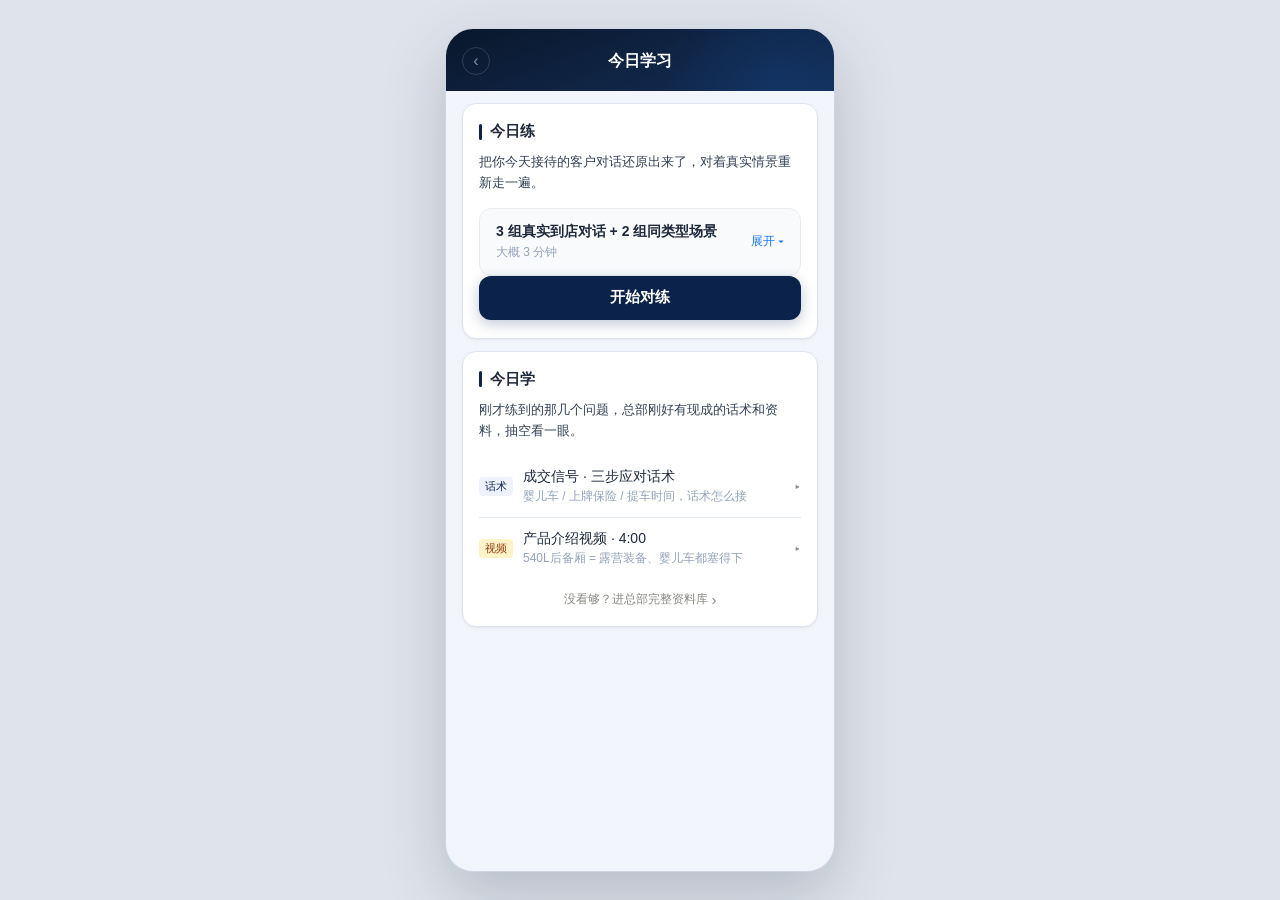
<file: product-explanation.html>
<!DOCTYPE html>
<html lang="zh-CN">
<head>
  <meta charset="UTF-8">
  <meta name="viewport" content="width=device-width, initial-scale=1, viewport-fit=cover, user-scalable=no">
  <meta name="description" content="成交教练 - 今日学习">
  <meta name="theme-color" content="#060d1a">
  <title>今日学习</title>
  <style>
    /* ===== Design Tokens ===== */
    :root {
      --navy-950: #071327;
      --navy-900: #0b234a;
      --navy-800: #153a78;
      --primary: #1677FF;
      --primary-light: #EAF2FF;
      --accent: #c2410c;
      --gold: #f5a623;
      --gold-light: #fbbf24;
      --success: #10b981;
      --ink: #1e293b;
      --text: #334155;
      --muted: #94a3b8;
      --line: #e2e8f0;
      --page: #F2F6FC;
      --card: #fff;
      --card-border: #dde4f0;
      --shadow-sm: 0 1px 2px rgba(0,0,0,.035), 0 2px 8px rgba(0,0,0,.025);
      --shadow: 0 1px 3px rgba(0,0,0,.04), 0 4px 14px rgba(0,0,0,.04);
      --shadow-lg: 0 24px 64px rgba(20,32,52,.2);
      --radius-sm: 6px;
      --radius: 10px;
      --radius-lg: 14px;
      --font: -apple-system, BlinkMacSystemFont, "PingFang SC", "Microsoft YaHei", sans-serif;
      --accent-blue: #3b82f6;
      --accent-blue-glow: rgba(59,130,246,.35);
    }

    *, *::before, *::after { box-sizing: border-box; margin: 0; padding: 0; }
    html, body {
      min-height: 100%;
      background: #dfe4ec;
      font-family: var(--font);
      color: var(--ink);
      -webkit-font-smoothing: antialiased;
    }
    button {
      font: inherit; color: inherit; border: 0; background: none; cursor: pointer;
      -webkit-tap-highlight-color: transparent;
    }
    button:focus-visible { outline: 2px solid var(--primary); outline-offset: 2px; border-radius: 4px; }

    /* ===== Phone Container ===== */
    .stage { min-height: 100vh; display: grid; place-items: center; padding: 18px; }
    .phone {
      position: relative; width: min(390px, 100vw); height: min(844px, calc(100vh - 36px));
      min-height: 700px; overflow: hidden; background: var(--page);
      border: 1px solid #cfd6e1; border-radius: 28px; box-shadow: var(--shadow-lg);
    }
    .scroll { height: 100%; overflow-y: auto; overscroll-behavior: contain; scrollbar-width: none; -webkit-overflow-scrolling: touch; }
    .scroll::-webkit-scrollbar { display: none; }

    /* ========== 顶部栏 ========== */
    .topbar {
      background: linear-gradient(160deg, #08172b 0%, #0f2342 50%, #132f58 100%);
      position: relative; overflow: hidden;
      display: flex; align-items: center; padding: 18px 16px 16px;
      position: sticky; top: 0; z-index: 5;
    }
    .topbar::before {
      content: ""; position: absolute; top: -60px; right: -50px;
      width: 220px; height: 220px;
      background: radial-gradient(circle, rgba(22,119,255,.10) 0%, transparent 70%);
      pointer-events: none;
    }
    .back-btn {
      position: relative; z-index: 1; width: 28px; height: 28px;
      display: grid; place-items: center;
      color: rgba(255,255,255,.5); border: 1px solid rgba(255,255,255,.15);
      border-radius: 50%; font-size: 16px; transition: background .15s, color .15s;
    }
    .back-btn:active { background: rgba(255,255,255,.08); color: #fff; }
    .topbar-title { position: relative; z-index: 1; flex: 1; text-align: center; font-size: 16px; font-weight: 600; color: #fff; }
    .topbar-spacer { width: 28px; flex: 0 0 auto; }

    /* ========== 板块容器 ========== */
    .section {
      margin: 12px 16px; background: var(--card); border: 1px solid var(--card-border);
      border-radius: var(--radius-lg); padding: 18px 16px; box-shadow: var(--shadow-sm);
    }
    .section-head { display: flex; align-items: center; gap: 8px; margin-bottom: 10px; }
    .section-bar { width: 3px; height: 16px; border-radius: 2px; flex: 0 0 auto; background: var(--navy-900); }
    .section-label { font-size: 15px; font-weight: 600; color: var(--ink); }
    .section-guide { font-size: 13px; color: var(--text); line-height: 1.65; margin-bottom: 14px; }

    /* ========== 客户清单 ========== */
    .client-list { display: grid; }
    .client-item { display: flex; align-items: flex-start; gap: 10px; padding: 12px 0; border-bottom: 0.5px solid var(--line); }
    .client-item:last-of-type, .client-item.no-border { border-bottom: none; }
    .client-num { width: 20px; flex: 0 0 auto; font-size: 14px; font-weight: 700; text-align: center; line-height: 1.4; }
    .client-num.real { color: var(--navy-900); }
    .client-num.sim  { color: var(--muted); }
    .client-info { flex: 1; min-width: 0; }
    .client-info-row { display: flex; align-items: flex-start; gap: 6px; }
    .client-name { font-size: 14px; font-weight: 500; line-height: 1.4; flex: 1; min-width: 0; overflow: hidden; white-space: nowrap; text-overflow: ellipsis; }
    .client-name.real { color: var(--ink); }
    .client-name.sim  { color: var(--text); }
    .client-meta { font-size: 11px; color: var(--muted); white-space: nowrap; flex: 0 0 auto; padding-top: 2px; }
    .client-pain { margin-top: 2px; font-size: 12px; color: var(--text); line-height: 1.45; white-space: nowrap; overflow: hidden; text-overflow: ellipsis; }
    .divider-row { display: flex; align-items: center; gap: 10px; padding: 10px 0 10px 30px; }
    .divider-line { flex: 1; height: 0.5px; background: var(--line); }
    .divider-text { font-size: 11px; color: var(--muted); white-space: nowrap; flex: 0 0 auto; }
    .summary-row { text-align: center; font-size: 12px; color: var(--muted); padding: 12px 0 16px; }
    .btn-primary {
      width: 100%; min-height: 44px; display: flex; align-items: center; justify-content: center;
      background: var(--navy-900); color: #fff; border-radius: 12px; font-size: 15px; font-weight: 600;
      box-shadow: 0 4px 14px rgba(11,35,74,.25); transition: background .15s, transform .12s;
    }
    .btn-primary:active { background: #081b38; transform: scale(.98); }

    /* ========== 今日学 — 资料卡 ========== */
    .learn-cards { display: grid; gap: 10px; }
    .material-card {
      background: #fff; border: 0.5px solid #d9d9d6; border-radius: 12px;
      padding: 14px 14px 12px; cursor: default;
    }
    .card-tag { display: inline-block; font-size: 11px; color: #0b234a; margin-bottom: 6px; }
    .card-body { font-size: 13.5px; color: #2C2C2A; line-height: 1.6; }
    .card-entry {
      display: flex; align-items: center; gap: 4px; margin-top: 8px;
      font-size: 13.5px; color: #0b234a; cursor: pointer;
    }
    .card-entry:active { opacity: .7; }
    .card-entry-arrow { font-size: 15px; }
    .card-source { margin-top: 8px; font-size: 11px; color: #888780; }

    /* ---- 视频卡内嵌封面 ---- */
    .video-cover-mini {
      height: 120px; background: #f4f5f7; border-radius: 8px;
      display: grid; place-items: center; margin-bottom: 10px;
      position: relative; cursor: pointer; overflow: hidden;
    }
    .video-cover-mini:active { opacity: .85; }
    .play-circle-mini {
      width: 36px; height: 36px; display: grid; place-items: center;
      border-radius: 50%; background: rgba(255,255,255,.88); border: 1px solid rgba(0,0,0,.06);
    }
    .play-icon-mini {
      width: 0; height: 0;
      border-left: 10px solid #0b234a;
      border-top: 6px solid transparent; border-bottom: 6px solid transparent;
      margin-left: 2px;
    }
    .video-dur-mini {
      position: absolute; right: 8px; bottom: 6px; font-size: 11px;
      color: #fff; background: rgba(0,0,0,.45); padding: 2px 6px; border-radius: 4px;
    }

    /* ---- 可折叠话术卡 ---- */
    .script-collapse { margin-top: 10px; }
    .script-dir-item {
      display: flex; align-items: center; justify-content: space-between;
      padding: 10px 0; border-bottom: 0.5px solid #ecece8;
      font-size: 13.5px; color: #2C2C2A; font-weight: 500; cursor: pointer;
    }
    .script-dir-item:last-of-type { border-bottom: none; }
    .script-dir-expand { font-size: 13px; color: #888780; }
    .script-toggle-row {
      display: flex; align-items: center; justify-content: center; gap: 4px;
      padding: 10px 0 0; font-size: 13px; color: #0b234a; cursor: pointer;
    }
    .script-toggle-row:active { opacity: .7; }

    .script-expanded { overflow: hidden; transition: max-height .35s ease, opacity .25s ease; }
    .script-expanded.collapsed { max-height: 0; opacity: 0; }
    .script-expanded.open { max-height: 600px; opacity: 1; }
    .script-qa-item { padding: 8px 0; }
    .script-qa-q {
      font-size: 13.5px; color: #2C2C2A; font-weight: 500; margin-bottom: 4px;
    }
    .script-qa-a {
      font-size: 13.5px; color: #2C2C2A; line-height: 1.55;
      padding: 6px 10px; background: #f9fafb; border-left: 2px solid #e0e0dc; border-radius: 0 6px 6px 0;
    }
    .script-qa-src { font-size: 11px; color: #888780; margin-top: 2px; }

    /* ---- 紧凑三步话术 ---- */
    .script-steps-compact {
      margin-top: 6px;
    }
    .script-step-compact {
      padding: 6px 0 6px 8px;
      border-left: 2.5px solid #e0e0dc;
      margin-bottom: 6px;
      border-radius: 0 4px 4px 0;
    }
    .script-step-compact.s1 { border-left-color: #f59e0b; }
    .script-step-compact.s2 { border-left-color: #1677FF; }
    .script-step-compact.s3 { border-left-color: #10b981; }
    .script-step-compact-label {
      font-size: 11px; font-weight: 700; color: #64748b; margin-bottom: 2px;
    }
    .script-step-compact-text {
      font-size: 13px; color: #334155; line-height: 1.55;
    }

    .bottom-link { display: flex; align-items: center; justify-content: center; gap: 4px; padding: 0; font-size: 12px; color: #888780; cursor: pointer; }
    .bottom-link:active { opacity: .7; }
    .bottom-link-arrow { font-size: 15px; }

    /* ========== 今日练摘要卡 ========== */
    .practice-summary {
      display: flex; align-items: center; gap: 10px;
      background: #f8fafc; border: 1px solid #e8ecf1; border-radius: 12px;
      padding: 14px 16px;
    }
    .practice-summary-icon { font-size: 22px; flex: 0 0 auto; line-height: 1; }
    .practice-summary-title { font-size: 14px; font-weight: 600; color: var(--ink); margin-bottom: 3px; }
    .practice-summary-desc { font-size: 12px; color: var(--muted); }
    .practice-summary-toggle {
      font-size: 12px; color: var(--primary); flex: 0 0 auto; white-space: nowrap;
      display: flex; align-items: center; gap: 2px; padding: 4px 0; cursor: pointer;
    }
    .practice-summary-toggle:active { opacity: .7; }

    .client-list-wrap { overflow: hidden; transition: max-height .35s ease, opacity .25s ease, margin .35s ease; }
    .client-list-wrap.collapsed { max-height: 0; opacity: 0; margin-top: 0; }
    .client-list-wrap.open { max-height: 500px; opacity: 1; margin-top: 12px; }

    .client-item-compact {
      display: flex; align-items: center; gap: 10px; padding: 8px 0;
      border-bottom: 0.5px solid var(--line); font-size: 13px;
    }
    .client-item-compact:last-of-type { border-bottom: none; }
    .client-num-compact { width: 20px; flex: 0 0 auto; font-size: 13px; font-weight: 700; text-align: center; }
    .client-num-compact.real { color: var(--navy-900); }
    .client-num-compact.sim  { color: var(--muted); }
    .client-name-compact { flex: 1; min-width: 0; overflow: hidden; white-space: nowrap; text-overflow: ellipsis; }
    .client-name-compact.real { color: var(--ink); }
    .client-name-compact.sim  { color: var(--text); }
    .client-meta-compact { font-size: 11px; color: var(--muted); white-space: nowrap; flex: 0 0 auto; }
    .client-hint-compact { font-size: 11px; color: #94a3b8; margin-top: 1px; white-space: nowrap; overflow: hidden; text-overflow: ellipsis; }

    /* ========== 今日学手风琴 ========== */
    .script-accordion { margin-top: 10px; }
    .script-accordion-item { border-bottom: 0.5px solid #ecece8; }
    .script-accordion-item:last-of-type { border-bottom: none; }
    .script-accordion-header {
      display: flex; align-items: center; justify-content: space-between;
      padding: 10px 0; cursor: pointer; font-size: 13.5px; color: #2C2C2A; font-weight: 500;
      user-select: none;
    }
    .script-accordion-header:active { opacity: .7; }
    .script-accordion-arrow { font-size: 12px; color: #888780; transition: transform .25s ease; display: inline-block; }
    .script-accordion-arrow.open { transform: rotate(90deg); }
    .script-accordion-body { overflow: hidden; transition: max-height .35s ease, opacity .25s ease; }
    .script-accordion-body.collapsed { max-height: 0; opacity: 0; }
    .script-accordion-body.open { max-height: 500px; opacity: 1; }

    /* ========== 今日学摘要行 ========== */
    .learn-summary-row {
      display: flex; align-items: center; gap: 10px;
      padding: 12px 0; border-bottom: 0.5px solid var(--line); cursor: pointer;
    }
    .learn-summary-row:last-of-type { border-bottom: none; }
    .learn-summary-row:active { opacity: .7; }
    .learn-summary-tag {
      font-size: 11px; color: #0b234a; background: #eef2ff; border-radius: 4px;
      padding: 2px 6px; flex: 0 0 auto; white-space: nowrap;
    }
    .learn-summary-tag.video-tag { background: #fef3c7; color: #92400e; }
    .learn-summary-info { flex: 1; min-width: 0; }
    .learn-summary-title { font-size: 14px; font-weight: 500; color: var(--ink); margin-bottom: 2px; }
    .learn-summary-hint { font-size: 12px; color: var(--muted); white-space: nowrap; overflow: hidden; text-overflow: ellipsis; }
    .learn-summary-arrow { font-size: 13px; color: #888780; flex: 0 0 auto; transition: transform .25s ease; }
    .learn-summary-arrow.open { transform: rotate(90deg); }

    @media (max-width: 430px) {
      .stage { padding: 0; }
      .phone { width: 100vw; height: 100vh; height: 100dvh; min-height: 0; border: 0; border-radius: 0; box-shadow: none; }
    }
  </style>
</head>
<body>
  <main class="stage">
    <div class="phone" role="application" aria-label="今日学习">
      <div class="scroll">

        <!-- ========== 顶部栏 ========== -->
        <header class="topbar">
          <button class="back-btn" onclick="history.back()" aria-label="返回">‹</button>
          <span class="topbar-title">今日学习</span>
          <span class="topbar-spacer"></span>
        </header>

        <!-- ========== 板块一：今日练 ========== -->
        <section class="section" id="practiceSection">
          <div class="section-head">
            <span class="section-bar"></span>
            <span class="section-label">今日练</span>
          </div>
          <p class="section-guide">把你今天接待的客户对话还原出来了，对着真实情景重新走一遍。</p>
          <div class="practice-summary">
            <div class="practice-summary-text" style="flex:1">
              <div class="practice-summary-title">3 组真实到店对话 + 2 组同类型场景</div>
              <div class="practice-summary-desc">大概 3 分钟</div>
            </div>
            <button class="practice-summary-toggle" onclick="togglePracticeList()" id="practiceToggle">展开 ▾</button>
          </div>
          <div class="client-list-wrap collapsed" id="clientListWrap">
            <div class="client-list" id="clientList"><!-- JS 渲染 --></div>
          </div>
          <button class="btn-primary" id="startPracticeBtn">开始对练</button>
        </section>

        <!-- ========== 板块二：今日学 ========== -->
        <section class="section" id="learnSection">
          <div class="section-head">
            <span class="section-bar"></span>
            <span class="section-label">今日学</span>
          </div>
          <p class="section-guide">刚才练到的那几个问题，总部刚好有现成的话术和资料，抽空看一眼。</p>
          <div class="learn-cards">
            <!-- 摘要行：切换到展开视图 -->
            <div id="learnSummary">
              <div class="learn-summary-row" onclick="toggleLearnItem(0)">
                <span class="learn-summary-tag">话术</span>
                <div class="learn-summary-info">
                  <div class="learn-summary-title">成交信号 · 三步应对话术</div>
                  <div class="learn-summary-hint">婴儿车 / 上牌保险 / 提车时间，话术怎么接</div>
                </div>
                <span class="learn-summary-arrow" id="learnArrow0">▸</span>
              </div>
              <div class="learn-summary-row" onclick="toggleLearnItem(1)">
                <span class="learn-summary-tag video-tag">视频</span>
                <div class="learn-summary-info">
                  <div class="learn-summary-title">产品介绍视频 · 4:00</div>
                  <div class="learn-summary-hint">540L后备厢 = 露营装备、婴儿车都塞得下</div>
                </div>
                <span class="learn-summary-arrow" id="learnArrow1">▸</span>
              </div>
            </div>

            <!-- 展开内容区 -->
            <div id="learnDetail" style="display:none">
              <!-- 话术卡 -->
              <div class="material-card" id="learnDetail0" style="display:none;margin-bottom:10px">
                <span class="card-tag">成交信号</span>
                <div class="script-accordion">
                  <div class="script-accordion-item">
                    <div class="script-accordion-header" onclick="toggleScriptAccordion(0)"><span>客户问"能不能放婴儿车"</span><span class="script-accordion-arrow" id="scriptArrow0">▸</span></div>
                    <div class="script-accordion-body collapsed" id="scriptBody0">
                      <div class="script-steps-compact" style="padding-bottom:8px">
                        <div class="script-step-compact s1"><div class="script-step-compact-label">① 共情赞美铺垫</div><div class="script-step-compact-text">"姐，您问婴儿车的事，家里是有宝宝了吧？这个阶段买车，实用比什么都重要。"</div></div>
                        <div class="script-step-compact s2"><div class="script-step-compact-label">② 产品卖点 + 场景讲解</div><div class="script-step-compact-text">"后备厢开口大、地台低，婴儿车不用弯腰就能放进去。后排装安全座椅后，旁边照顾宝宝也方便。"</div></div>
                        <div class="script-step-compact s3"><div class="script-step-compact-label">③ 引导客户认同</div><div class="script-step-compact-text">"我帮您拿进来实际放一下？让嫂子一起看，她用着顺手才是真的好。"</div></div>
                      </div>
                      <div class="script-qa-src" style="padding-bottom:8px">— 门店三步法生成</div>
                    </div>
                  </div>
                  <div class="script-accordion-item">
                    <div class="script-accordion-header" onclick="toggleScriptAccordion(1)"><span>客户问"上牌、保险管不管"</span><span class="script-accordion-arrow" id="scriptArrow1">▸</span></div>
                    <div class="script-accordion-body collapsed" id="scriptBody1">
                      <div class="script-steps-compact" style="padding-bottom:8px">
                        <div class="script-step-compact s1"><div class="script-step-compact-label">① 共情赞美铺垫</div><div class="script-step-compact-text">"哥，您问这个说明是真准备出手了——上牌保险确实是买车最烦心的一环，我懂。"</div></div>
                        <div class="script-step-compact s2"><div class="script-step-compact-label">② 产品卖点 + 场景讲解</div><div class="script-step-compact-text">"上牌、购置税、保险，咱店一条龙代办，您只管来开车。保险帮您对三家，挑性价比最高的方案。"</div></div>
                        <div class="script-step-compact s3"><div class="script-step-compact-label">③ 引导客户认同</div><div class="script-step-compact-text">"您今天定了我就帮您安排上——身份证带了吗？我先帮您录系统，明天就能排上队。"</div></div>
                      </div>
                      <div class="script-qa-src" style="padding-bottom:8px">— 门店三步法生成</div>
                    </div>
                  </div>
                  <div class="script-accordion-item">
                    <div class="script-accordion-header" onclick="toggleScriptAccordion(2)"><span>客户问"最快多久能提车"</span><span class="script-accordion-arrow" id="scriptArrow2">▸</span></div>
                    <div class="script-accordion-body collapsed" id="scriptBody2">
                      <div class="script-steps-compact" style="padding-bottom:8px">
                        <div class="script-step-compact s1"><div class="script-step-compact-label">① 共情赞美铺垫</div><div class="script-step-compact-text">"哥您是急着用车吧？我理解，定了车就想赶紧开上，一天都不想多等。"</div></div>
                        <div class="script-step-compact s2"><div class="script-step-compact-label">② 产品卖点 + 场景讲解</div><div class="script-step-compact-text">"白色和灰色有现车，今天订后天提。其他颜色7天调车——我现在帮您查一下库存，看您要的颜色有没有现车。"</div></div>
                        <div class="script-step-compact s3"><div class="script-step-compact-label">③ 引导客户认同</div><div class="script-step-compact-text">"您要哪个颜色？我直接帮您锁定现车，省得被别人抢了。提车那天我提前把车洗干净、油加满，您签字就能开走。"</div></div>
                      </div>
                      <div class="script-qa-src" style="padding-bottom:8px">— 门店三步法生成</div>
                    </div>
                  </div>
                </div>
              </div>

              <!-- 视频卡 -->
              <div class="material-card" id="learnDetail1" style="display:none;margin-bottom:10px">
                <span class="card-tag">产品介绍</span>
                <div class="video-cover-mini" onclick="handleVideoClick('产品介绍视频')">
                  <div class="play-circle-mini"><span class="play-icon-mini"></span></div>
                  <span class="video-dur-mini">4:00</span>
                </div>
                <div class="card-body">540L后备厢 = 露营装备、婴儿车、全家行李都塞得下</div>
                <div class="card-source">来源：总部销售学院</div>
              </div>

              <!-- 收起按钮 -->
              <button class="learn-summary-row" onclick="collapseAllLearn()" style="justify-content:center;font-size:13px;color:#888780">收起 ▴</button>
            </div>
          </div>
          <div class="bottom-link" onclick="handleMoreLib()" style="margin-top:12px;">没看够？进总部完整资料库 <span class="bottom-link-arrow">›</span></div>
        </section>

      </div>
    </div>
  </main>



  <!-- 练习覆盖层由 js/practice-overlay.js 统一注入 -->

  <script src="js/practice-overlay.js"></script>
  <script>
    // ===== Data (page-specific) =====
    const round1Data = [
      {
        type: 'real', name: '带娃的姐姐', shortName: '带娃姐',
        context: '今日 14:20 到店',
        pain: '人家问一大家子坐不坐得下，你只顾报车辆参数',
        rounds: [
          {
            customer: '后排坐得下我们一家人不？',
            coach: '你报了空间数字，但没问她家几口人——她要的是场景，不是参数。',
            reference: '「姐，您家里几口人呀？平时谁坐后排多？我先带您实际坐进去感受一下。」<br><br><strong>为什么这样接——</strong>先问需求再展示，把数字翻译成她家的画面。'
          },
          {
            customer: '我俩孩子，有时还带我爸妈，后排仨大人挤不挤？',
            coach: '又开始报毫米数了。她要看的是「我家仨人坐进去到底挤不挤」。',
            reference: '「来，您坐中间，两边放安全座椅——您看，仨大人完全够。您爸妈坐这儿腿也能伸开。」<br><br><strong>为什么这样接——</strong>让客户用身体感受空间，别用耳朵听参数。'
          },
          {
            customer: '装俩安全座椅，接口够不？我一个人在家也得会装。',
            coach: '别甩「ISOFIX接口」这种术语，她要的是「我一个人三分钟能不能装上」。',
            reference: '「姐您看这个扣，一推一扣就装好了。来，您自己试试——三分钟搞定，单手都能操作。」<br><br><strong>为什么这样接——</strong>让她自己做一遍，比说一百遍都管用。'
          }
        ],
        summary: '这组练的是——她要的不是参数，是「我一家老小装不装得下」。你3个回合都把数字换成了她家的画面，接得不错。'
      },
      {
        type: 'real', name: '带媳妇的哥', shortName: '夫妻档',
        context: '今日 15:10 到店',
        pain: '媳妇问后备箱能不能放婴儿车，你转头讲底盘配置',
        rounds: [
          {
            customer: '这后备箱，婴儿车折叠了能放进去不？',
            coach: '你又开始报容积数字了。她要的不是 540L 这个数，是「我的婴儿车能不能整整齐齐放进去」。',
            reference: '「姐您稍等，我帮您拿个差不多大小的箱子过来，咱实际放一下看看。」<br><br><strong>为什么这样接——</strong>别报数字，直接演示。眼见为实。'
          },
          {
            customer: '周末去趟山姆，加上婴儿车，东西能一趟拉回来不？',
            coach: '别讲底盘平整度了。把后排座椅放倒给她看——这就是她家周末的样子。',
            reference: '「您看，后排一放倒，婴儿车竖着放，旁边超市袋子随便堆——这就是您家周末采购的样子。够用吧？」<br><br><strong>为什么这样接——</strong>把功能翻译成她家的生活场景。'
          },
          {
            customer: '我老公 185，坐驾驶位后排还能放安全座椅吗？',
            coach: '别报头部空间几指。让她老公坐进去调好，你帮她往后排装一下安全座椅。',
            reference: '「哥您先把驾驶位调到舒服的位置——姐您看，后面空间完全够。安全座椅我帮您装一下，您摸摸这个距离。」<br><br><strong>为什么这样接——</strong>她买的是全家都能用的车，让她亲眼看见全家人怎么坐。'
          }
        ],
        summary: '这组练的是——夫妻俩看的是同一台车，但想的是不同的画面。你三个回合都没讲参数，而是帮他们把生活场景在车里「演」出来了。'
      },
      {
        type: 'real', name: '看半天的小伙子', shortName: '小伙子',
        context: '今日 16:00 到店',
        pain: '他说我再看看，你只回了句好的',
        rounds: [
          {
            customer: '行，我再看看。',
            coach: '别就这么放他走——他嘴上说「再看看」，心里可能卡着一个你没问到的问题。',
            reference: '「哥等一下——我看您看了挺久的，是有哪个地方拿不准吗？您直说，我帮您参考参考。」<br><br><strong>为什么这样接——</strong>用一个真诚的追问把他留下来，别让他带着疑问走。'
          },
          {
            customer: '也没啥，就是第一次看，想多对比对比。',
            coach: '他没走！说明愿意聊。别急着介绍车，先问他「你今天主要是看空间还是看配置」，把他的需求挖出来。',
            reference: '「理解理解，第一次看确实要多比比。哥您今天是主要看空间，还是更在意配置和油耗？我帮您先把这个车捋清楚，您再去对比心里也有个数。」<br><br><strong>为什么这样接——</strong>用一个选择题帮他聚焦，从对比的迷茫里拉出来。'
          },
          {
            customer: '其实我主要担心油耗，每天通勤来回 40 公里。',
            coach: '找到了！他之前「再看看」就是因为油耗没说清楚。现在你帮他算一笔每天的账，他就踏实了。',
            reference: '「40 公里是吧？那我帮您算一下——这车百公里 6 个油，一天来回不到 3 升，20 块钱。一个月 400 块油钱，比打车省太多了。」<br><br><strong>为什么这样接——</strong>把抽象的油耗换算成他每天兜里掏多少钱，决策就清晰了。'
          }
        ],
        summary: '这组练的是——「我再看看」不是拒绝，是他心里有个问题你没问到。你今天三个回合都没放弃，一层层把真问题挖出来了。'
      },
      {
        type: 'sim',  name: '爱比价的李先生', shortName: '李先生',
        context: '今日 11:30 到店・拿竞品报价单来的',
        pain: '开口就拿别家价格压你，练你怎么不被带偏',
        rounds: [
          {
            customer: '人家那边便宜两万呢，你这怎么这么贵？',
            coach: '别急着一句「我们品质好」怼回去——先问他那边便宜两万是什么配置，帮他拆开看。',
            reference: '「李先生，便宜两万确实不少。我能问下那边给您的是什么配置吗？咱一项项对一下，看看差在哪。」<br><br><strong>为什么这样接——</strong>不争对错，先搞清楚对比基准。他可能拿的是低配对高配。'
          },
          {
            customer: '配置差不多啊，人家还送保养呢。',
            coach: '别比配置表了——帮他算三年总账：油费 + 保险 + 保值率。便宜两万的车，三年后可能亏了五万。',
            reference: '「配置看着差不多，但咱算个总账——这车油耗低，三年省一万多；保值率高，卖车时多卖两三万。送保养看着划算，三年也就几千块。算下来，您现在多花两万，三年后其实省了。」<br><br><strong>为什么这样接——</strong>把价格战拉到总成本维度，买方算的是总账。'
          },
          {
            customer: '你说的也有道理，但我预算就这么多了。',
            coach: '他开始松动了！别追着总账说，现在帮他算月供——月供多几百，三年少亏几万，他算得过来。',
            reference: '「理解，预算确实重要。咱算算月供——多两万分 36 期，一个月多 500 多块。但这车三年后多卖两三万，相当于每个月多花 500，三年后多拿回两万，不亏的。」<br><br><strong>为什么这样接——</strong>把大数拆成小数，月供多几百他更容易接受。'
          }
        ],
        summary: '这组练的是——客户压价不是不认可你，是他需要一个说服自己多花两万的理由。你三个回合都没跟他吵价格，而是一步步帮他算清楚了。'
      },
      {
        type: 'sim',  name: '沉默的王小姐', shortName: '王小姐',
        context: '今日 13:45 到店・一个人进店后一直在看手机',
        pain: '你说半天她不接话，练你怎么撬开话头',
        rounds: [
          {
            customer: '（沉默，低头看手机）',
            coach: '别继续介绍了——她看手机可能在看竞品，也可能在回微信。先停一下，用一个开放式问题打破僵局。',
            reference: '「姐，您先慢慢看，不着急。需要我帮您倒杯水吗？」<br><br><strong>为什么这样接——</strong>先别推销，用服务破冰。让她感受到你不是急着卖车，是在关心她。'
          },
          {
            customer: '嗯……我就随便看看。',
            coach: '她接话了！虽然敷衍，但是是突破口。别问「您想看什么车」这种封闭问题，问她「您平时是自己开还是带家人多」。',
            reference: '「没事，随便看挺好的，不买也可以先了解了解。姐您平时是自己开得多，还是带家人多呀？」<br><br><strong>为什么这样接——</strong>不问「买不买」，问「怎么用」。降防备，开话头。'
          },
          {
            customer: '自己开，偶尔周末带闺蜜出去。',
            coach: '打开了！她不是没兴趣，是之前你没问到她在意的点。现在顺着「自己开 + 带闺蜜」往下聊乘坐感受。',
            reference: '「自己开的话，这车的操控感特别好，方向盘轻、视野高。带闺蜜出去玩，后排空间也够——姐您坐进去感受一下，这座椅包裹感很舒服的。」<br><br><strong>为什么这样接——</strong>抓住她说的「自己开 + 带闺蜜」，精准切入她在意的体验点。'
          }
        ],
        summary: '这组练的是——客户不说话不是不想买，是你的话没踩到她的点上。三个回合你用提问把她的冰山撬开了。'
      }
    ];

    // ===== 模拟场景池 =====
    const simPool = [
      {
        type: 'sim', name: '急着提车的张哥', shortName: '张哥',
        context: '下午到店，进门就问提车时间',
        pain: '客户急着用车，练你怎么管理预期',
        rounds: [
          { customer: '我下周就要用车，能不能快点提？', coach: '别随口承诺日期，先确认库存和物流状态再说。', reference: '「张哥，我马上帮您查一下现车——您要哪个配置和颜色？有现车的话最快两三天就能提。」<br><br><strong>为什么这样接——</strong>不承诺不确定的事，先查实情再回答。' },
          { customer: '那白色的有没有现车？别让我等一个月。', coach: '他接受了先查库存的思路。现在给他一个明确的查询动作和时间预期。', reference: '「白色的是最畅销的颜色，我帮您系统里看一下——白色现在有 3 台现车，您今天订的话，后天就能过来提车。」<br><br><strong>为什么这样接——</strong>给他确定的信息和明确的时间点，消除焦虑。' },
          { customer: '行，那你帮我留一台。手续复杂不？', coach: '他要锁车了！现在帮他理清流程，别让手续复杂度把他劝退。', reference: '「手续很简单，今天签合同付定金就行。剩下的上牌保险我都帮您办，后天您带身份证来开车走就行。」<br><br><strong>为什么这样接——</strong>把复杂流程压缩成「今天签、后天开」两个步骤，降低决策阻力。' }
        ],
        summary: '这组练的是——着急的客户要的不是速度承诺，是确定性和清晰的时间线。你帮他把「下周要用车」拆成了具体的每一步。'
      },
      {
        type: 'sim', name: '纠结配置的刘姐', shortName: '刘姐',
        context: '上午到店，拿着配置单反复对比',
        pain: '客户纠结配置差异，练你怎么帮客户做减法',
        rounds: [
          { customer: '高配低配差三万，到底值不值啊？', coach: '别列参数表，问她平时怎么用车、谁开得多。', reference: '「姐，先别看参数——您平时主要谁开？是上下班通勤还是经常跑高速？」<br><br><strong>为什么这样接——</strong>用场景反推配置，比参数对比有用十倍。' },
          { customer: '就我上下班开，偶尔周末带孩子出去玩。', coach: '需求明确了！上下班为主，高配里那些辅助驾驶她用不上。帮她做减法。', reference: '「那咱就低配够用了——上下班该有的都有，省下的三万够您带孩子出去玩好几趟了。高配多的那些功能您平时基本用不上。」<br><br><strong>为什么这样接——</strong>先确认场景，再帮她做减法，把省下的钱翻译成她能感知的好处。' },
          { customer: '那低配有没有倒车影像？这个我必须得有。', coach: '她在确认最后的安全感。给她肯定的答复，顺便提一下低配的其他亮点。', reference: '「有的有的，倒车影像、雷达都是标配。而且低配的座椅加热也没减——冬天带孩子出门这个很实用。」<br><br><strong>为什么这样接——</strong>肯定她的关切点，再补充她可能不知道的低配亮点。' }
        ],
        summary: '这组练的是——客户纠结不是因为选择困难，是她不知道哪个选择更适合自己。你帮她从「参数表」拉回到「怎么用车」，决策就清晰了。'
      },
      {
        type: 'sim', name: '带朋友来的赵先生', shortName: '赵先生',
        context: '下午到店，朋友一直在他耳边说竞品好',
        pain: '客户被朋友带偏，练你怎么把话题拉回客户自身需求',
        rounds: [
          { customer: '我朋友说这牌子不行，推荐我看隔壁那款。', coach: '别争品牌好坏，把话题拉回他自己的用车需求。', reference: '「赵哥，您朋友说得也有道理——每家车都有自己的长处。但咱先不管牌子，您今天是给自己看车，您平时主要怎么用车？」<br><br><strong>为什么这样接——</strong>不贬竞品，不争对错，把焦点从「别人怎么说」拉回「你怎么用」。' },
          { customer: '就家用，主要是老婆开得多。', coach: '需求出来了——「老婆开得多」是突破口。重心从性能转到安全和好开。', reference: '「那嫂子开得多的话，这车特别合适——方向盘轻、视野好、倒车影像清晰。安全配置也是同级别最全的，嫂子开着放心。」<br><br><strong>为什么这样接——</strong>从「老婆开」切入安全 + 好开，比跟竞品比参数有效得多。' },
          { customer: '那倒是，她技术不太好，安全确实重要。', coach: '他自己找到理由了！轻轻推一把，别用力过猛。', reference: '「对啊，给嫂子开，安全是第一位的。您要不要带嫂子改天一起来看看？让她自己坐进去感受一下方向盘和视野。」<br><br><strong>为什么这样接——</strong>让他自己得出「安全重要」的结论，再约下一次试驾。不急着今天签。' }
        ],
        summary: '这组练的是——别跟客户的朋友「打仗」。顺着聊，把话题从「别人怎么说」转到「你怎么用」，客户自己会找到留下的理由。'
      },
      {
        type: 'sim', name: '只问优惠的陈女士', shortName: '陈女士',
        context: '上午到店，进门就问价格，不谈车',
        pain: '客户只谈价格不讲需求，练你怎么先谈价值再谈价格',
        rounds: [
          { customer: '最低多少钱？你直接说个底价。', coach: '别报底价，先让她感受到你帮她省钱的心意。', reference: '「姐，我先不报价——因为不同配置价格差挺多的。咱先看看您需要什么配置，我再帮您算最划算的方案。」<br><br><strong>为什么这样接——</strong>不拒绝谈价格，但把顺序从「价格→需求」调整成「需求→价格」。' },
          { customer: '那行吧，你先给我介绍介绍。', coach: '她愿意听了！现在重点不是介绍车，是找到她的核心需求。', reference: '「姐您平时是上下班开，还是经常跑长途？是自己开还是家人也开？」<br><br><strong>为什么这样接——</strong>用提问代替介绍，先找到她买车的真实原因。' },
          { customer: '就上下班，偶尔回老家。你帮我算算最低多少钱能开走。', coach: '需求清楚了——通勤 + 偶尔长途。现在可以谈价格了，但要说「值」不说「便宜」。', reference: '「上下班为主的话，这个配置最合适——首付 5 万，月供 2000 出头。您每天上下班省下的打的钱都快够月供了，相当于白开。」<br><br><strong>为什么这样接——</strong>先匹配需求，再把价格拆成「比打车便宜」，让她觉得划算而不是贵。' }
        ],
        summary: '这组练的是——开口问价的客户往往不是真的只关心价格，她是怕被坑。你先帮她对上需求，再帮她算账，她反而更信任你。'
      },
      {
        type: 'sim', name: '试驾完犹豫的吴先生', shortName: '吴先生',
        context: '下午试驾完回到店里，坐沙发上低头不说话',
        pain: '客户试驾后犹豫不决，练你怎么找到那个没说出口的顾虑',
        rounds: [
          { customer: '开着还行，就是……我也说不上来。', coach: '别急着催单，帮他把那个「说不上来」的点找到。', reference: '「没事吴哥，不说清楚咱就不着急做决定。您再想想——是哪个瞬间让您觉得不太对？」<br><br><strong>为什么这样接——</strong>不催单，给安全感。帮他把模糊的感觉具象化。' },
          { customer: '嗯…就是过减速带的时候，感觉有点颠。', coach: '找到了！「颠」就是那个卡点。别否认，帮他理解为什么——或者推荐另一个配置。', reference: '「您说得对，这个运动版的悬挂确实偏硬，路感强。咱店里还有舒适版的，悬挂调得更软，过减速带跟坐船似的——要不要也试一下那个？」<br><br><strong>为什么这样接——</strong>承认问题，给解决方案。不是「你感觉错了」，而是「有个更适合你的版本」。' },
          { customer: '还有舒适版的？刚才怎么没跟我说。', coach: '他的兴趣回来了！现在带他去试，别多说。', reference: '「怪我怪我，刚才看您对运动版感兴趣就先试了这个。舒适版就在门口，咱现在出去转一圈，两分钟就到减速带那儿，您亲自感受一下。」<br><br><strong>为什么这样接——</strong>立刻行动，别给犹豫重新生长的机会。用试驾打破试驾的犹豫。' }
        ],
        summary: '这组练的是——「说不上来」不是没意见，是你没帮他把意见说清楚。你把模糊的「颠」变成了具体的「换舒适版」，犹豫就消了。'
      },
      {
        type: 'sim', name: '拿竞品对比的孙先生', shortName: '孙先生',
        context: '下午到店，手机上开着竞品参数页面',
        pain: '客户拿参数表压你，练你怎么找到参数之外的优势',
        rounds: [
          { customer: '比亚迪那个配置比你这高多了，还便宜。', coach: '别贬竞品，找出自己这台车独有的那个长处。', reference: '「孙哥，比亚迪确实是好车，配置给得很足。咱这台车不一样的地方在——您坐进来感受一下这个座椅的包裹感和视野。」<br><br><strong>为什么这样接——</strong>先认可竞品，再用体验做差异化。参数表上赢不了的，用身体感受赢。' },
          { customer: '座椅确实舒服，但光舒服也不值多花几万吧。', coach: '他承认了座椅好！现在需要第二个差异点——把体验的优势叠加起来。', reference: '「您说得在理。还有一点——您摸摸这个内饰的质感，再看看这个车机反应速度。咱买车不是只看参数，是每天坐进去的感觉。这些细节参数表上不写的。」<br><br><strong>为什么这样接——</strong>叠加体验优势：座椅 + 内饰 + 车机。凑够三个「参数表上没有」的优势，价格差就不是问题了。' },
          { customer: '你说的这些确实参数上看不出来。', coach: '他自己得出了结论！轻轻收尾，别嘚瑟。', reference: '「对，所以我说买车一定要亲自看、亲自摸。参数表能比的东西，最后往往不是决定因素——每天坐进去舒不舒服才是。您说呢？」<br><br><strong>为什么这样接——</strong>让他自己说出「参数上看不出来」，比你替他说一百遍都有用。' }
        ],
        summary: '这组练的是——参数表上赢不了的仗，用体验打。三个回合你都没说竞品一句坏话，但让他自己感受到了「参数≠体验」。'
      },
      {
        type: 'sim', name: '说回去商量的黄女士', shortName: '黄女士',
        context: '下午看了一个多小时，各方面都满意但不敢做决定',
        pain: '客户说要回去商量，练你怎么约下次到店',
        rounds: [
          { customer: '我得回去跟老公商量一下。', coach: '别放走就完了，约个具体时间把老公一起带来。', reference: '「应该的应该的，大件肯定要跟老公商量。姐您老公周末有空吗？周六下午您带他一起来，我把刚才跟您聊的几个重点直接跟他也讲一遍。」<br><br><strong>为什么这样接——</strong>先肯定，再约具体时间。把模糊的「回去商量」变成「周六下午见」。' },
          { customer: '他周末不一定有空，看情况吧。', coach: '时间不确定了。换个策略——给她老公留个具体的「钩子」。', reference: '「没问题，您先回去跟他聊聊。对了姐——您老公最在意的是什么？我准备一下，下次他来我重点给他看那个。」<br><br><strong>为什么这样接——</strong>把被动的「等通知」变成主动的「我帮您准备」。同时了解老公的关切点。' },
          { customer: '他主要担心油耗，你帮我留意一下这个。', coach: '拿到了关键信息！现在给她一个具体的锚点，让她回去有话说。', reference: '「好的姐，油耗我帮您整理一份数据——同样上下班路线，这车一公里只要 5 毛钱。您回去跟老公就说「我去看过了，一公里 5 毛，你算算比咱现在省多少」。这样他也有个具体的点来考虑。」<br><br><strong>为什么这样接——</strong>给她「回去怎么说」的话术，让她成为你的内部销售。' }
        ],
        summary: '这组练的是——「回去商量」不是拒绝，是你没给她足够的素材去商量。你三个回合给了她时间、话题、话术，让她回去能帮你说。'
      },
      {
        type: 'sim', name: '一家三口的许先生', shortName: '许先生',
        context: '周末下午，一家三口来看车，夫妻意见不一致',
        pain: '夫妻意见分歧，练你怎么找共同点而不是站队',
        rounds: [
          { customer: '老婆要轿车省油，我想要 SUV 空间大，你站谁？', coach: '别站队！帮他们找共同需求，别制造对立。', reference: '「哈哈我谁都不站——我先问一句，你俩平时谁开得多？」<br><br><strong>为什么这样接——</strong>不接「站谁」的坑，用一个中立问题把焦点从分歧转到使用场景。' },
          { customer: '都差不多，她接送孩子，我周末开。', coach: '场景明确了——接送孩子 + 周末出行。SUV 更合适，但要从她的角度说。', reference: '「那嫂子——SUV 视野高，接送孩子的时候看路更安全。而且后备箱大，孩子的东西随便塞。油耗的话现在 SUV 也不比轿车高多少了，一年就差几百块油钱。」<br><br><strong>为什么这样接——</strong>从「接送孩子安全」切入说服太太，从「周末出行空间」切入满足先生。两个人都被照顾到了。' },
          { customer: '那油耗确实差不了多少的话，SUV 也行。', coach: '太太松口了！现在确认一下细节，别让氛围冷下来。', reference: '「嫂子您看这座椅高度——上下车不用弯腰，对腰好。后备箱这么大，孩子的小自行车都能直接放进去。哥您也满意了吧？」<br><br><strong>为什么这样接——</strong>趁热打铁，把太太关心的点和先生关心的点一起确认。用幽默收尾。' }
        ],
        summary: '这组练的是——夫妻分歧不是谁对谁错，是谁的需求没被看见。你三个回合都没站队，但帮他们都找到了想要的点。'
      }
    ];

    // ===== 当前轮次数据 =====
    let currentData = [...round1Data];

    // ===== 页面级辅助函数 =====
    function showToast(msg) {
      // 用共享模块的 toast
      var t = document.getElementById('poToast');
      if (!t) return;
      clearTimeout(window._toastTimer);
      t.textContent = msg;
      t.classList.add('show');
      window._toastTimer = setTimeout(function () { t.classList.remove('show'); }, 1800);
    }

    function handleVideoClick(title) { showToast('视频播放：' + title); }
    function handleMoreLib() { showToast('即将进入总部完整资料库'); }

    // ===== 今日练：展开/收起客户列表 =====
    function togglePracticeList() {
      const wrap = document.getElementById('clientListWrap');
      const toggle = document.getElementById('practiceToggle');
      if (wrap.classList.contains('collapsed')) {
        wrap.classList.remove('collapsed');
        wrap.classList.add('open');
        toggle.textContent = '收起 ▴';
      } else {
        wrap.classList.remove('open');
        wrap.classList.add('collapsed');
        toggle.textContent = '展开 ▾';
      }
    }

    // ===== 今日学：摘要行展开/收起 =====
    function toggleLearnItem(index) {
      const summary = document.getElementById('learnSummary');
      const detail = document.getElementById('learnDetail');
      const detailItem = document.getElementById('learnDetail' + index);
      const arrow = document.getElementById('learnArrow' + index);

      // 隐藏摘要，显示详情区
      summary.style.display = 'none';
      detail.style.display = '';

      // 只显示当前项
      for (let i = 0; i < 2; i++) {
        const item = document.getElementById('learnDetail' + i);
        if (item) { item.style.display = i === index ? '' : 'none'; }
      }
    }

    function collapseAllLearn() {
      document.getElementById('learnSummary').style.display = '';
      document.getElementById('learnDetail').style.display = 'none';
      // 重置箭头
      for (let i = 0; i < 2; i++) {
        const a = document.getElementById('learnArrow' + i);
        if (a) { a.classList.remove('open'); }
      }
    }
    function toggleScriptAccordion(index) {
      const body = document.getElementById('scriptBody' + index);
      const arrow = document.getElementById('scriptArrow' + index);
      const isOpening = body.classList.contains('collapsed');

      // 先收起所有
      for (let i = 0; i < 3; i++) {
        const b = document.getElementById('scriptBody' + i);
        const a = document.getElementById('scriptArrow' + i);
        if (b) { b.classList.remove('open'); b.classList.add('collapsed'); }
        if (a) { a.classList.remove('open'); }
      }

      // 再展开当前（如果之前是收起的）
      if (isOpening) {
        body.classList.remove('collapsed');
        body.classList.add('open');
        arrow.classList.add('open');
      }
    }

    // ===== 渲染客户清单（紧凑版：姓名+时间+一行痛点提示） =====
    function renderClientList() {
      const container = document.getElementById('clientList');
      const realItems = round1Data.filter(function(d) { return d.type === 'real'; });
      const simItems = round1Data.filter(function(d) { return d.type === 'sim'; });
      let html = '';
      const realLast = realItems.length - 1;
      realItems.forEach(function(item, i) {
        html += '<div class="client-item-compact"' + (i === realLast ? ' style="border-bottom:none"' : '') + '><span class="client-num-compact real">' + (i + 1) + '</span><div style="flex:1;min-width:0"><div style="display:flex;align-items:center;gap:6px"><span class="client-name-compact real">' + item.name + '</span><span class="client-meta-compact">' + item.context + '</span></div><div class="client-hint-compact">' + item.pain + '</div></div></div>';
      });
      html += '<div class="divider-row"><span class="divider-line"></span><span class="divider-text">真实客户 ' + realItems.length + ' 组 · 模拟场景 ' + simItems.length + ' 组</span><span class="divider-line"></span></div>';
      simItems.forEach(function(item, i) {
        html += '<div class="client-item-compact"><span class="client-num-compact sim">' + (i + realItems.length + 1) + '</span><div style="flex:1;min-width:0"><span class="client-name-compact sim">模拟 · ' + item.name + '</span><div class="client-hint-compact">' + item.pain + '</div></div></div>';
      });
      container.innerHTML = html;
    }

    // ===== PracticeOverlay 初始化 =====
    PracticeOverlay.init({
      finishTitle: '今天练得很棒！',
      finishSub: '保持这个手感，<br>明天进店就能用得上',
      continueLabel: '继续练 5 组',
      onExit: function () {},
      onContinue: function () {
        const shuffled = [...simPool].sort(function () { return Math.random() - 0.5; });
        currentData = shuffled.slice(0, 5);
        PracticeOverlay.start(currentData);
      }
    });

    document.getElementById('startPracticeBtn').addEventListener('click', function () {
      currentData = [...round1Data];
      PracticeOverlay.start(currentData);
    });

    renderClientList();
  </script>
</body>
</html>
</file>
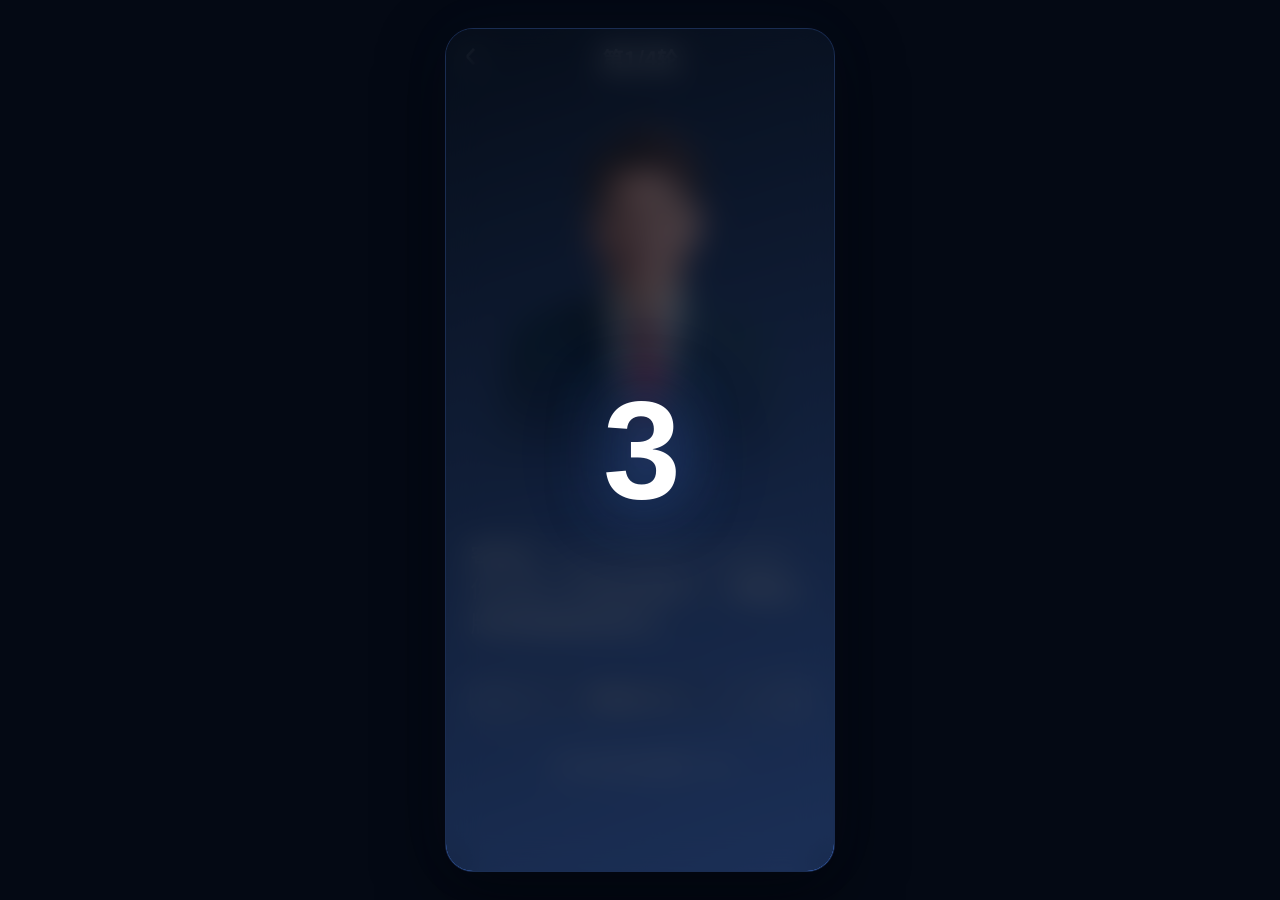
<file: scenario-practice.html>
<!DOCTYPE html>
<html lang="zh-CN">
<head>
<meta charset="UTF-8">
<meta name="viewport" content="width=device-width, initial-scale=1, viewport-fit=cover, user-scalable=no">
<meta name="theme-color" content="#060d1a">
<title>场景还原 · 成交教练对练</title>
<style>
/* ═══════════════════════════════════════════════════
   场景还原对练 — 深蓝暗色调（取自成交教练对练.png）
   ═══════════════════════════════════════════════════ */
:root {
  --bg-deep:      #060d1a;
  --bg-page:      #0b1832;
  --bg-card:      #132240;
  --bg-card-alt:  #1a2d52;
  --border-card:  #1e3560;
  --border-subtle: #162848;

  --accent:       #4a7ae0;
  --accent-soft:  rgba(74,122,224,0.12);
  --accent-glow:  rgba(74,122,224,0.25);

  --gold:         #f0a826;
  --gold-soft:    rgba(240,168,38,0.12);

  --text-primary: #e6ecf5;
  --text-body:    #b8c4d8;
  --text-muted:   #7a8ba6;

  --radius-sm: 8px;
  --radius:   12px;
  --radius-lg: 16px;
  --radius-xl: 22px;

  --ease-out-expo: cubic-bezier(0.16, 1, 0.3, 1);
  --font: -apple-system, BlinkMacSystemFont, "PingFang SC", "Microsoft YaHei", sans-serif;
}

*, *::before, *::after { box-sizing: border-box; margin: 0; padding: 0; }
html, body {
  min-height: 100%; min-height: 100dvh;
  background: #040914;
  font-family: var(--font);
  color: var(--text-primary);
  -webkit-font-smoothing: antialiased;
  -webkit-tap-highlight-color: transparent;
}
button {
  font: inherit; color: inherit; border: 0; background: none; cursor: pointer;
  -webkit-user-select: none; user-select: none;
}
button:focus-visible { outline: 2px solid var(--accent); outline-offset: 3px; border-radius: 6px; }

.stage { min-height: 100vh; min-height: 100dvh; display: grid; place-items: center; padding: 18px; }
.phone {
  position: relative;
  width: min(390px, 100vw);
  height: min(844px, calc(100dvh - 36px));
  min-height: 700px;
  overflow: hidden;
  background: var(--bg-page);
  border: 1px solid #1a2d52;
  border-radius: 28px;
  box-shadow: 0 0 60px rgba(74,122,224,0.04), 0 24px 64px rgba(0,0,0,0.5);
  display: flex; flex-direction: column;
}

/* ── Screen management ── */
.screen { display: none; flex-direction: column; flex: 1; height: 100%; overflow: hidden; }
.screen.active { display: flex; }

/* ═══════════════════════════════════════════════════
   SCREEN 0 — COUNTDOWN
   ═══════════════════════════════════════════════════ */
.countdown-container {
  flex: 1; position: relative; overflow: hidden;
  display: flex; align-items: center; justify-content: center;
}
.countdown-container img {
  position: absolute; inset: 0;
  width: 100%; height: 100%;
  object-fit: cover;
}
.countdown-overlay {
  position: absolute; inset: 0;
  background: rgba(6,13,26,0.72);
  backdrop-filter: blur(16px);
  -webkit-backdrop-filter: blur(16px);
  display: flex; align-items: center; justify-content: center;
  z-index: 10;
}
.countdown-number {
  font-size: 140px;
  font-weight: 900;
  color: #fff;
  text-shadow: 0 0 60px rgba(74,122,224,0.5), 0 0 120px rgba(74,122,224,0.2);
  letter-spacing: -4px;
  transition: none;
}
.countdown-number.pop {
  animation: countPop 0.9s var(--ease-out-expo);
}
@keyframes countPop {
  0%   { transform: scale(1.6); opacity: 0; }
  30%  { transform: scale(1.0); opacity: 1; }
  70%  { transform: scale(1.0); opacity: 1; }
  100% { transform: scale(0.85); opacity: 0; }
}

/* ═══════════════════════════════════════════════════
   SCREEN 1 — PRACTICE SCENE
   ═══════════════════════════════════════════════════ */
.scene-header {
  display: flex; align-items: center; justify-content: center;
  height: 52px; padding: 0 16px; flex-shrink: 0;
  position: relative; z-index: 20;
  background: var(--bg-deep);
  border-bottom: 1px solid var(--border-subtle);
}
.scene-back {
  position: absolute; left: 14px;
  width: 30px; height: 30px; display: grid; place-items: center;
  border: 1px solid rgba(255,255,255,0.1); border-radius: 50%;
  font-size: 18px; color: var(--text-muted); flex-shrink: 0;
  transition: background 0.15s, color 0.15s;
}
.scene-back:active { background: rgba(255,255,255,0.06); color: #fff; }
.scene-title {
  font-size: 15px; font-weight: 700; color: var(--text-primary);
}

.scene-body {
  flex: 1; position: relative; overflow: hidden; cursor: pointer;
}
.scene-body img {
  width: 100%; height: 100%;
  object-fit: contain;
  background: var(--bg-deep);
}

/* Customer profile floating card */
.customer-float {
  position: absolute; top: 16px; left: 16px; right: 16px;
  z-index: 15;
  padding: 16px 18px;
  background: rgba(19,34,64,0.88);
  backdrop-filter: blur(14px);
  -webkit-backdrop-filter: blur(14px);
  border: 1px solid rgba(255,255,255,0.08);
  border-radius: var(--radius);
  box-shadow: 0 8px 32px rgba(0,0,0,0.4);
  display: flex; flex-direction: column; gap: 8px;
  animation: fadeInDown 0.5s var(--ease-out-expo) both;
}
@keyframes fadeInDown {
  from { opacity: 0; transform: translateY(-12px); }
  to   { opacity: 1; transform: translateY(0); }
}
.customer-float .cf-row {
  display: flex; align-items: center; gap: 8px;
}
.customer-float .cf-name {
  font-size: 18px; font-weight: 800; color: #fff;
}
.customer-float .cf-subtitle {
  font-size: 13px; color: var(--text-muted);
  font-weight: 500;
}

/* Tap hint at bottom */
.tap-hint {
  position: absolute; bottom: 20px; left: 50%; transform: translateX(-50%);
  z-index: 15;
  font-size: 12px; color: rgba(255,255,255,0.4);
  padding: 8px 16px;
  border-radius: 20px;
  background: rgba(0,0,0,0.4);
  backdrop-filter: blur(6px);
  -webkit-backdrop-filter: blur(6px);
  animation: hintPulse 2.5s ease-in-out infinite;
}
@keyframes hintPulse {
  0%, 100% { opacity: 0.35; }
  50%      { opacity: 0.75; }
}

/* ═══════════════════════════════════════════════════
   SCREEN 2 — RESULT / REVIEW
   ═══════════════════════════════════════════════════ */
.result-scroll {
  flex: 1; overflow-y: auto; overscroll-behavior: contain;
  padding: 40px 24px 32px;
  display: flex; flex-direction: column;
  align-items: center; text-align: center;
  scrollbar-width: none;
}
.result-scroll::-webkit-scrollbar { display: none; }

.result-card {
  width: 100%;
  background: var(--bg-card);
  border: 1px solid var(--border-card);
  border-radius: var(--radius-lg);
  padding: 28px 22px;
  box-shadow: 0 4px 24px rgba(0,0,0,0.25);
  display: flex; flex-direction: column; align-items: center; gap: 18px;
}

/* Stars — completion mark, not rating */
.stars-wrap {
  display: flex; gap: 10px; justify-content: center;
}
.star {
  font-size: 40px; color: var(--gold);
  filter: drop-shadow(0 0 8px rgba(240,168,38,0.35));
  animation: starPop 0.45s var(--ease-out-expo) both;
}
.star:nth-child(1) { animation-delay: 0.1s; }
.star:nth-child(2) { animation-delay: 0.35s; }
.star:nth-child(3) { animation-delay: 0.6s; }
@keyframes starPop {
  from { transform: scale(0); opacity: 0; }
  to   { transform: scale(1); opacity: 1; }
}

.result-done-title {
  font-size: 28px; font-weight: 900; color: var(--text-primary);
  letter-spacing: 1px;
}

.result-hint {
  font-size: 13px; color: var(--gold);
  font-weight: 600;
}

.result-customer {
  font-size: 13px; color: var(--text-muted);
  padding: 6px 14px;
  background: rgba(255,255,255,0.03);
  border-radius: 20px;
  border: 1px solid var(--border-subtle);
}
.result-customer b { color: var(--text-primary); font-weight: 700; }

/* Divider */
.result-divider {
  width: 40px; height: 3px;
  background: var(--border-card); border-radius: 2px; margin: 4px 0;
}

/* Action buttons */
.result-actions {
  width: 100%; display: flex; flex-direction: column; gap: 10px; margin-top: 8px;
}
.btn-primary {
  width: 100%; min-height: 48px; display: flex; align-items: center;
  justify-content: center; gap: 6px; padding: 12px 20px;
  color: #fff; font-size: 14px; font-weight: 700;
  background: linear-gradient(135deg, #3b6fd4 0%, #4a7ae0 100%);
  border-radius: var(--radius-xl);
  box-shadow: 0 4px 20px rgba(74,122,224,0.3);
  transition: transform 0.15s var(--ease-out-expo), box-shadow 0.15s;
}
.btn-primary:active {
  transform: scale(0.97);
  box-shadow: 0 2px 12px rgba(74,122,224,0.2);
}

.btn-secondary {
  width: 100%; min-height: 48px; display: flex; align-items: center;
  justify-content: center; gap: 6px; padding: 12px 20px;
  color: var(--accent); font-size: 14px; font-weight: 700;
  background: var(--accent-soft);
  border: 1px solid rgba(74,122,224,0.2);
  border-radius: var(--radius-xl);
  transition: background 0.15s, transform 0.15s;
}
.btn-secondary:active {
  background: rgba(74,122,224,0.2);
  transform: scale(0.97);
}

.btn-ghost {
  width: 100%; min-height: 44px; display: flex; align-items: center;
  justify-content: center; padding: 10px;
  color: var(--text-muted); font-size: 13px; font-weight: 600;
  transition: color 0.15s;
}
.btn-ghost:active { color: var(--text-body); }

/* Screen transition */
.screen.fade-in {
  animation: screenFadeIn 0.4s var(--ease-out-expo) both;
}
@keyframes screenFadeIn {
  from { opacity: 0; transform: translateY(6px); }
  to   { opacity: 1; transform: translateY(0); }
}

@media (max-width: 430px) {
  .stage { padding: 0; }
  .phone { width: 100vw; height: 100dvh; min-height: 0; border: 0; border-radius: 0; box-shadow: none; }
}
</style>
</head>
<body>
<main class="stage">
<div class="phone" role="application" aria-label="场景还原对练">

  <!-- ══════════════ SCREEN 0: COUNTDOWN ══════════════ -->
  <div class="screen active" id="countdownScreen">
    <div class="countdown-container">
      <img src="成交教练对练.png" alt="场景">
      <div class="countdown-overlay" id="countdownOverlay">
        <div class="countdown-number" id="countdownNumber">3</div>
      </div>
    </div>
  </div>

  <!-- ══════════════ SCREEN 1: PRACTICE SCENE ══════════════ -->
  <div class="screen" id="practiceScreen">
    <div class="scene-header">
      <button class="scene-back" onclick="goBack()" aria-label="返回">‹</button>
      <span class="scene-title">场景还原对练</span>
    </div>
    <div class="scene-body" id="sceneBody">
      <img src="成交教练对练.png" alt="成交教练对练">
      <!-- Customer profile float -->
      <div class="customer-float" id="customerFloat">
        <div class="cf-row">
          <span class="cf-name">王先生</span>
          <span class="cf-subtitle">试乘试驾未完成</span>
        </div>
      </div>
      <div class="tap-hint">轻触任意位置查看结果</div>
    </div>
  </div>

  <!-- ══════════════ SCREEN 2: RESULT ══════════════ -->
  <div class="screen" id="resultScreen">
    <div class="scene-header">
      <button class="scene-back" onclick="goBackFromResult()" aria-label="返回">‹</button>
      <span class="scene-title">练完了</span>
    </div>
    <div class="result-scroll">
      <div class="result-card">

        <!-- Stars grow with each practice -->
        <div class="stars-wrap" id="starsWrap"></div>
        <div class="result-hint" id="resultHint"></div>

        <div class="result-divider"></div>

        <!-- Action buttons -->
        <div class="result-actions">
          <button class="btn-primary" onclick="nextRealScene()">
            练下一个客户
          </button>
          <button class="btn-secondary" onclick="sameCustomerSim()">
            同画像再练一轮
          </button>
          <button class="btn-ghost" onclick="quitPractice()">
            返回，不练了
          </button>
        </div>

      </div>
    </div>
  </div>

</div>
</main>

<script>
var $ = function(id){ return document.getElementById(id); };

// ── Countdown ──
(function runCountdown(){
  var num = 3;
  var el = $('countdownNumber');
  var overlay = $('countdownOverlay');

  function tick(){
    if (num < 1) {
      // Done — show practice screen
      $('countdownScreen').classList.remove('active');
      $('practiceScreen').classList.add('active', 'fade-in');
      return;
    }
    el.textContent = num;
    el.classList.remove('pop');
    void el.offsetWidth; // reflow
    el.classList.add('pop');
    num--;
    setTimeout(tick, 1000);
  }

  // Start after a brief moment so the image is visible
  setTimeout(tick, 400);
})();

// ── Practice scene: tap anywhere → results ──
$('sceneBody').addEventListener('click', function(e){
  // Don't trigger if they clicked the back button area (but that's not in sceneBody)
  showResult();
});

// Also allow tapping the customer float itself
$('customerFloat').addEventListener('click', function(e){
  e.stopPropagation();
  showResult();
});

var practiceCount = 0;

// ── Show result screen ──
function showResult(){
  practiceCount++;
  var wrap = $('starsWrap');

  // Add a star
  var star = document.createElement('span');
  star.className = 'star';
  star.textContent = '⭐';
  wrap.appendChild(star);

  // Brief hint
  var hint = practiceCount === 1 ? '恭喜你获得第一颗星' : '恭喜你，又获得一颗星';
  $('resultHint').textContent = hint;

  $('practiceScreen').classList.remove('active');
  $('resultScreen').classList.add('active', 'fade-in');
}

// ── Back buttons ──
function goBack(){
  if (history.length > 1) { history.back(); }
  else { window.location.href = 'index.html'; }
}

function goBackFromResult(){
  // Go back to practice scene (replay)
  $('resultScreen').classList.remove('active');
  $('practiceScreen').classList.add('active', 'fade-in');

  // Re-trigger customer float animation
  var cf = $('customerFloat');
  cf.style.animation = 'none';
  cf.offsetHeight;
  cf.style.animation = '';
}

// ── Action buttons ──
function nextRealScene(){
  // Reset to practice screen for next customer
  $('resultScreen').classList.remove('active');
  $('practiceScreen').classList.add('active', 'fade-in');
  $('customerFloat').style.animation = 'none';
  $('customerFloat').offsetHeight;
  $('customerFloat').style.animation = '';
}

function sameCustomerSim(){
  // Same customer profile, new AI-generated scenario
  $('resultScreen').classList.remove('active');
  $('practiceScreen').classList.add('active', 'fade-in');
  $('customerFloat').style.animation = 'none';
  $('customerFloat').offsetHeight;
  $('customerFloat').style.animation = '';
}

function quitPractice(){
  if (confirm('确定不练了？')) {
    goBack();
  }
}
</script>
</body>
</html>
</file>
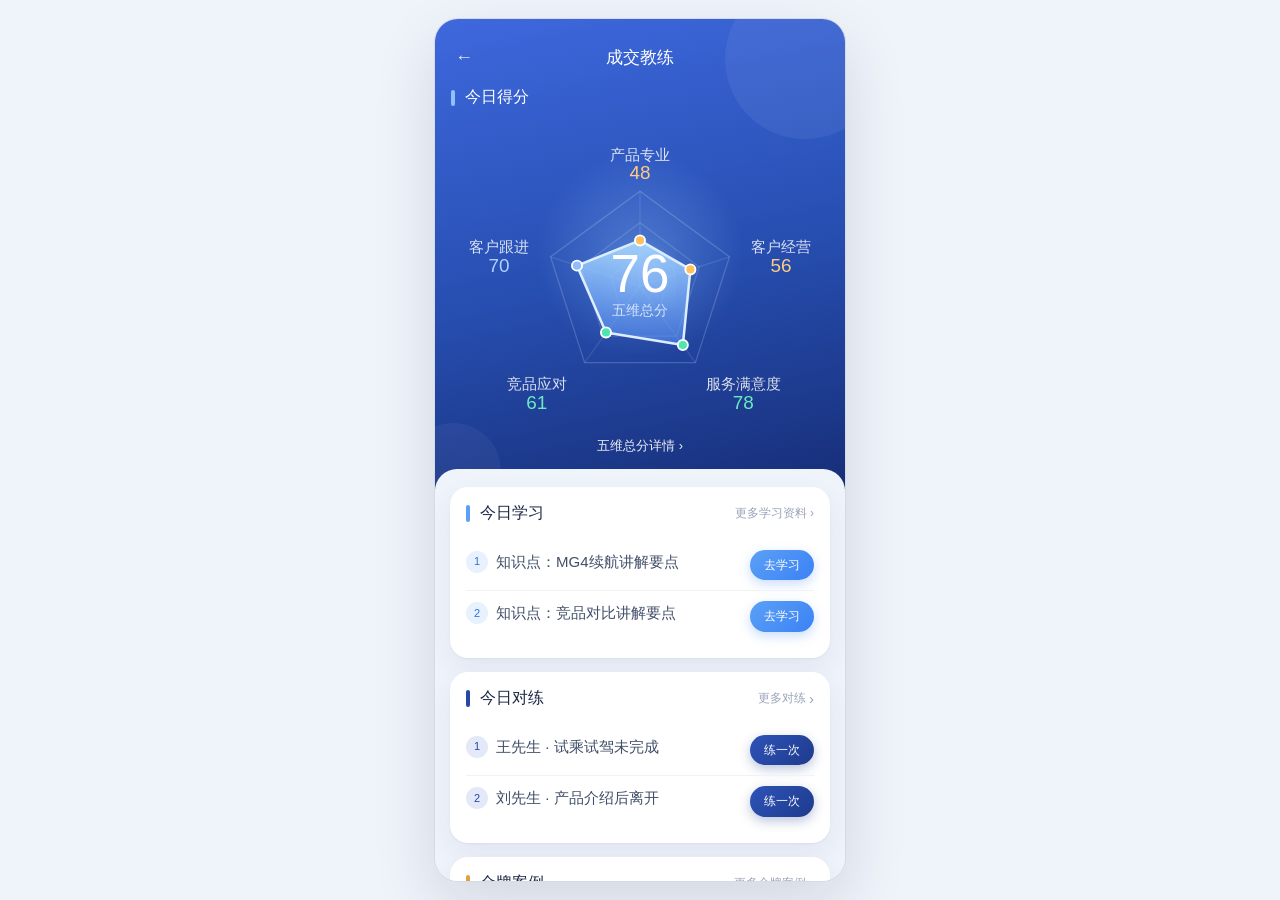
<file: v5.html>
<!DOCTYPE html>
<html lang="zh-CN">
<head>
<meta charset="UTF-8">
<meta name="viewport" content="width=device-width, initial-scale=1">
<meta property="og:title" content="成交教练 — AI驱动导购能力提升">
<meta property="og:description" content="每日基于真实接待录音，AI精准诊断未成交原因，提供实景对练">
<meta property="og:image" content="https://330wene.github.io/mg-ai-sales-coach/成交教练对练.png">
<meta http-equiv="refresh" content="0;url=成交教练-phase1-v5.html">
<title>成交教练</title>
</head>
<body>
<script>location.replace('成交教练-phase1-v5.html')</script>
<p>正在跳转...</p>
</body>
</html>
</file>
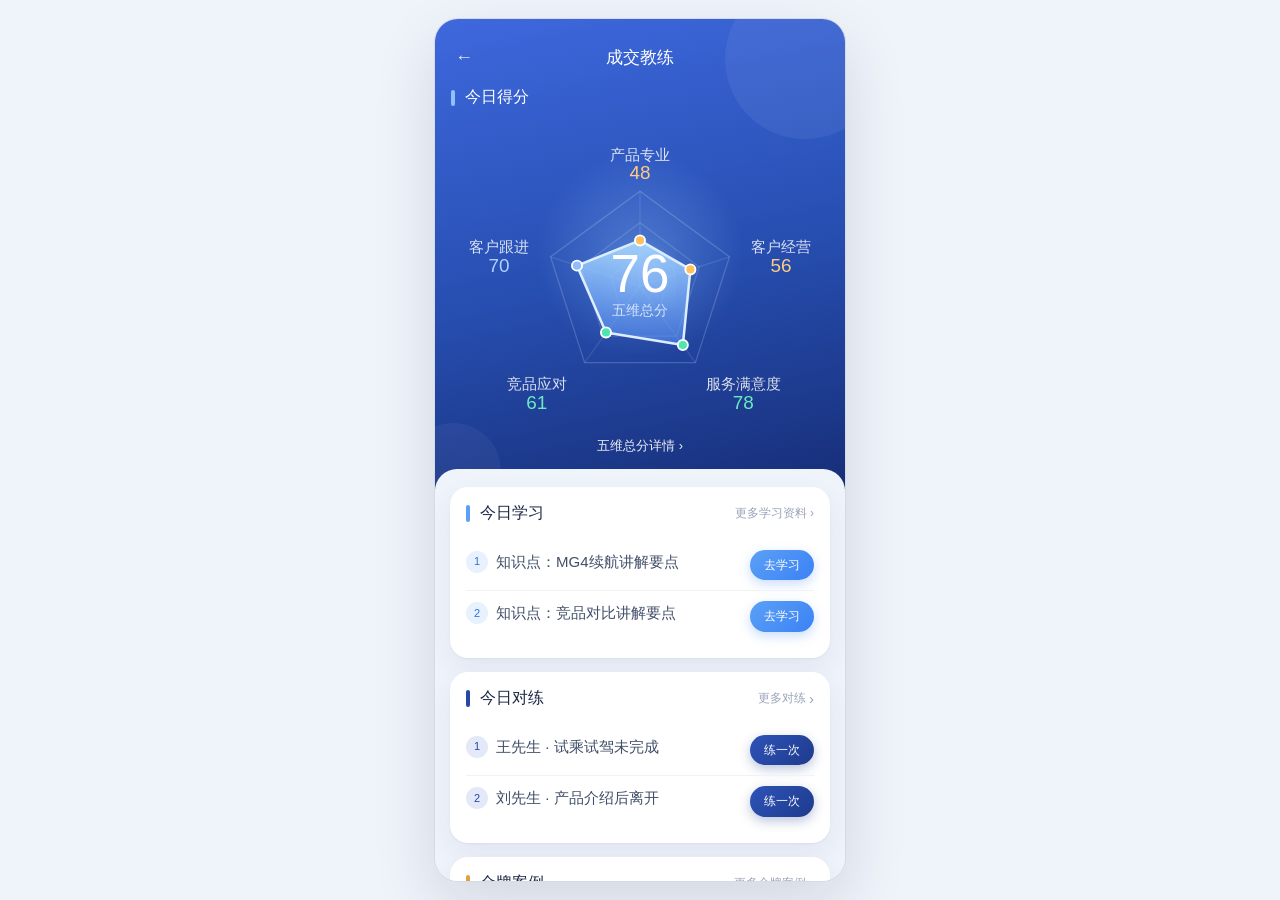
<file: 成交教练-phase1-v5.html>
<!DOCTYPE html>
<html lang="zh-CN">
<head>
<meta charset="UTF-8">
<meta name="viewport" content="width=device-width, initial-scale=1, viewport-fit=cover, user-scalable=no">
<meta name="theme-color" content="#EFF3FA">
<title>成交教练</title>
<style>
/* ══════════════════════════════════════════════════════════════
   成交教练 Phase1 v5 — 亮色·精致高级版
   设计宽度：412px 移动端
   核心理念："上浓下淡" — 视觉重量集中在顶部得分卡
   ══════════════════════════════════════════════════════════════ */

:root {
  /* 页面 */
  --bg-page:       #EFF3FA;
  --card-white:    #FFFFFF;

  /* 文字 */
  --ink:           #1A2742;
  --text:          #414E68;
  --muted:         #9AA4B8;

  /* 三色身份系统 */
  --learn:         #5BA0F5;   /* 淡蓝 — 今日学习 */
  --learn-deep:    #3B82F6;
  --learn-light:   #E8F1FE;
  --learn-text:    #2C73E0;

  --practice:      #2547A6;   /* 深蓝 — 今日对练 */
  --practice-deep: #1E3A8C;
  --practice-light:#E3E9F8;

  --champ:         #E0A23A;   /* 香槟金 — 金牌案例 */
  --champ-deep:    #DB951E;
  --champ-light:   #FBEDD2;
  --champ-text:    #A9740E;
  --champ-tag-bg:  #FBF1DC;

  /* 投影 */
  --card-shadow:   0 1px 2px rgba(20,40,90,0.05), 0 10px 26px rgba(30,58,140,0.07);

  /* 圆角 */
  --radius-card:   18px;
  --radius-btn:    18px;
  --radius-tag:    6px;
  --radius-phone:  24px;

  /* 字体 */
  --font:          -apple-system, "PingFang SC", "Microsoft YaHei", sans-serif;

  /* 分隔 */
  --divider:       #EFF2F7;
}

*,*::before,*::after{box-sizing:border-box;margin:0;padding:0}
html,body{
  min-height:100%;
  background: var(--bg-page);
  font-family: var(--font);
  color: var(--ink);
  -webkit-font-smoothing: antialiased;
  -webkit-tap-highlight-color: transparent;
}
button{font:inherit;color:inherit;border:0;background:none;cursor:pointer}
a{text-decoration:none;color:inherit}

/* ── Stage & Phone ── */
.stage{min-height:100vh;display:grid;place-items:center;padding:18px}
.phone{
  position:relative;
  width:min(412px, 100vw);
  height:min(915px, calc(100vh - 36px));
  min-height:700px;
  overflow:hidden;
  background: var(--bg-page);
  border:1px solid #d5dbe3;
  border-radius:var(--radius-phone);
  box-shadow:0 24px 64px rgba(20,32,52,.12);
  display:flex;
  flex-direction:column;
}
.scroll{
  flex:1;
  min-height:0;
  overflow-y:auto;
  overscroll-behavior:contain;
  scrollbar-width:none;
  -webkit-overflow-scrolling:touch;
}
.scroll::-webkit-scrollbar{display:none}

/* ═══════════════════════════════════════════════════════
   ① 顶部沉浸式得分头部
   ═══════════════════════════════════════════════════════ */
.score-header{
  position:relative;
  background: linear-gradient(168deg, #3E68DD 0%, #274FB2 52%, #172E78 100%);
  padding: 16px 16px 34px;
  overflow:hidden;
}

/* 质感装饰 */
.score-header-glow{
  position:absolute;
  top:50%; left:50%;
  width:230px; height:200px;
  transform:translate(-50%,-50%);
  background: radial-gradient(circle, rgba(150,200,255,0.32), transparent 68%);
  pointer-events:none;
}
.score-header-orb{
  position:absolute;
  border-radius:50%;
  pointer-events:none;
}
.score-header-orb--tr{
  top:-40px; right:-40px;
  width:160px; height:160px;
  background: rgba(255,255,255,0.06);
}
.score-header-orb--bl{
  bottom:-30px; left:-30px;
  width:96px; height:96px;
  background: rgba(255,255,255,0.045);
}

/* 导航行 */
.score-nav{
  display:flex;
  align-items:center;
  justify-content:center;
  height:44px;
  position:relative;
  z-index:1;
}
.score-back{
  position:absolute;
  left:0;
  background:none;
  border:none;
  font-size:18px;
  color: rgba(255,255,255,0.84);
  cursor:pointer;
  padding:4px;
  line-height:1;
}
.score-back:active{opacity:.6}
.score-nav-title{
  font-size:17px;
  font-weight:500;
  color:#fff;
}

/* 标题行：竖线 + 今日得分 + 排名标签 */
.score-title-row{
  display:flex;
  align-items:center;
  justify-content:space-between;
  padding:8px 0 14px;
  position:relative;
  z-index:1;
}
.score-title-left{
  display:flex;
  align-items:center;
  gap:10px;
}
.score-title-bar{
  width:4px;
  height:16px;
  border-radius:2px;
  background:#8FC0FF;
  flex-shrink:0;
}
.score-title-text{
  font-size:16px;
  font-weight:500;
  color:#fff;
}
.score-rank{
  display:inline-flex;
  align-items:center;
  padding:5px 13px;
  border-radius:20px;
  font-size:12px;
  font-weight:500;
  color:#fff;
  background: rgba(255,255,255,0.17);
  white-space:nowrap;
}

/* 雷达图容器 */
.score-radar-wrap{
  position:relative;
  z-index:1;
}
.score-radar{
  width:100%;
  cursor:pointer;
}
.score-radar svg{
  width:100%;
  height:auto;
  display:block;
}

/* 详情入口 */
.score-detail{
  text-align:center;
  font-size:13px;
  color: rgba(255,255,255,0.92);
  cursor:pointer;
  padding-top:6px;
  position:relative;
  z-index:1;
  user-select:none;
  transition:opacity .15s;
}
.score-detail:active{opacity:.6}

/* ═══════════════════════════════════════════════════════
   ② 内容面板（白圆角面板上盖头部）
   ═══════════════════════════════════════════════════════ */
.content-panel{
  background: var(--bg-page);
  border-radius: 22px 22px 0 0;
  margin-top: -20px;
  padding: 18px 15px 20px;
  position:relative;
  z-index:2;
}

/* ── 卡片基底 ── */
.block{
  background: var(--card-white);
  border-radius: var(--radius-card);
  padding: 16px;
  box-shadow: var(--card-shadow);
  margin-bottom: 14px;
}
.block:last-child{margin-bottom:0}

.block-head{
  display:flex;
  align-items:center;
  gap:10px;
  margin-bottom:16px;
}
.block-bar{
  width:4px;
  height:17px;
  border-radius:3px;
  flex-shrink:0;
}
.block-title{
  font-size:16px;
  font-weight:500;
  color:var(--ink);
  flex:1;
}

/* ── 右上角链接 ── */
.link-muted{
  font-size:12px;
  color:var(--muted);
  cursor:pointer;
  white-space:nowrap;
  user-select:none;
  transition:opacity .15s;
}
.link-muted:active{opacity:.6}

/* ── 三色主题：竖线 ── */
.block--learn .block-bar{background: #5BA0F5}
.block--practice .block-bar{background: #2547A6}
.block--champ .block-bar{background: #E0A23A}

/* ═══════════════════════════════════════════════════════
   ③ 信息列表（今日学习 / 今日对练）
   ═══════════════════════════════════════════════════════ */
.info-list{
  display:flex;
  flex-direction:column;
}
.info-item{
  display:flex;
  align-items:flex-start;
  gap:8px;
  padding:10px 0;
  font-size:14px;
  font-weight:400;
  color:var(--text);
  line-height:1.55;
}
.info-item + .info-item{
  border-top:1px solid var(--divider);
}
.info-num{
  flex-shrink:0;
  width:22px; height:22px;
  border-radius:50%;
  font-size:11px;
  font-weight:500;
  display:grid;
  place-items:center;
  margin-top:1px;
}
.info-text{
  min-width:0;
  font-size:15px;
  font-weight:400;
  color:var(--text);
  overflow:hidden;
  text-overflow:ellipsis;
  white-space:nowrap;
}
.info-action{
  flex-shrink:0;
  margin-left:auto;
  display:inline-flex;
  align-items:center;
  justify-content:center;
  padding:6px 14px;
  font-size:12px;
  font-weight:500;
  color:#fff;
  border:none;
  border-radius:var(--radius-btn);
  cursor:pointer;
  white-space:nowrap;
  user-select:none;
  transition:transform .12s, box-shadow .12s;
}
.info-action:active{transform:scale(.97)}

/* 主题：今日学习（淡蓝） */
.block--learn .info-num{background:#E8F1FE;color:#2C73E0}
.block--learn .info-action{
  background:linear-gradient(135deg,#5BA0F5,#3B82F6);
  box-shadow:0 4px 12px rgba(59,130,246,0.28);
}

/* 主题：今日对练（深蓝） */
.block--practice .info-num{background:#E3E9F8;color:#2547A6}
.block--practice .info-action{
  background:linear-gradient(135deg,#2E54B8,#1E3A8C);
  box-shadow:0 4px 12px rgba(30,58,140,0.30);
}

/* ═══════════════════════════════════════════════════════
   ④ 金牌案例
   ═══════════════════════════════════════════════════════ */
.champ-item{
  display:flex;
  align-items:center;
  gap:8px;
  padding:12px 0;
}
.champ-item + .champ-item{
  border-top:1px solid var(--divider);
}
.champ-num{
  flex-shrink:0;
  width:22px; height:22px;
  border-radius:50%;
  font-size:11px;
  font-weight:500;
  display:grid;
  place-items:center;
  background:#FBEDD2;
  color:#A9740E;
}
.champ-name{
  font-size:14px;
  font-weight:400;
  color:var(--ink);
  white-space:nowrap;
}
.champ-tag{
  display:inline-flex;
  align-items:center;
  padding:2px 8px;
  font-size:11px;
  font-weight:400;
  color:#A9740E;
  background:#FBF1DC;
  border-radius:var(--radius-tag);
  white-space:nowrap;
  flex-shrink:0;
}
.champ-play{
  display:inline-flex;
  align-items:center;
  gap:4px;
  flex-shrink:0;
  margin-left:auto;
  padding:6px 14px;
  font-size:12px;
  font-weight:500;
  color:#fff;
  background:linear-gradient(135deg,#EFB154,#DB951E);
  border:none;
  border-radius:var(--radius-btn);
  box-shadow:0 4px 12px rgba(224,162,58,0.32);
  cursor:pointer;
  user-select:none;
  white-space:nowrap;
  transition:transform .12s, box-shadow .12s;
}
.champ-play:active{transform:scale(.97)}
/* 金牌案例 — 正在听内联态 */
.champ-item.listening{
  background:#FFF9EE;
  border:1px solid #F4E3C2;
  border-radius:12px;
  padding:9px 11px;
}
.champ-item.listening .champ-play,
.champ-item.listening .champ-done-tag{
  display:none;
}

/* 内联播放控件容器 */
.champ-inline-listen{
  display:none;
  align-items:center;
  gap:11px;
  flex-shrink:0;
  margin-left:auto;
}
.champ-item.listening .champ-inline-listen{
  display:flex;
}

/* 波浪 + 时间 竖向组 */
.champ-listen-group{
  display:flex;
  flex-direction:column;
  align-items:center;
  gap:3px;
}

/* 5 根波浪竖条 */
.champ-listen-waves{
  display:flex;
  align-items:flex-end;
  gap:2.5px;
  height:18px;
  padding:0 1px;
}
.champ-listen-wave-bar{
  width:3px;
  border-radius:2px;
  background:linear-gradient(180deg,#F4BC52,#DB951E);
  transform-origin:center;
  animation:wvbounce 0.9s ease-in-out infinite;
}
.champ-listen-wave-bar:nth-child(1){height:10px;animation-delay:0s}
.champ-listen-wave-bar:nth-child(2){height:18px;animation-delay:.18s}
.champ-listen-wave-bar:nth-child(3){height:8px;animation-delay:.36s}
.champ-listen-wave-bar:nth-child(4){height:14px;animation-delay:.12s}
.champ-listen-wave-bar:nth-child(5){height:10px;animation-delay:.3s}

@keyframes wvbounce{
  0%,100%{transform:scaleY(0.35)}
  50%{transform:scaleY(1)}
}

/* 正在听 0:48 */
.champ-listen-time{
  font-size:10px;
  font-weight:500;
  color:#B5790F;
  white-space:nowrap;
  user-select:none;
}

/* 进度环 + ✕ */
.champ-listen-ring{
  width:36px;height:36px;
  flex-shrink:0;
  cursor:pointer;
  user-select:none;
}
.champ-listen-ring:active{opacity:.75}
.champ-listen-ring svg{pointer-events:none}
.champ-play svg{width:12px;height:12px;fill:currentColor;flex-shrink:0}

/* 今日对练 — 正在听内联态（深蓝 · 复用 wvbounce 动画 + HTML 结构） */
.info-item[data-module="practice"].listening{
  background:#EEF3FD;
  border:1px solid #C5D2F0;
  border-radius:12px;
  padding:9px 11px;
}
.info-item[data-module="practice"].listening .info-action,
.info-item[data-module="practice"].listening .info-done-tag{
  display:none;
}
.practice-inline-listen{
  display:none;
  align-items:center;
  gap:11px;
  flex-shrink:0;
  margin-left:auto;
}
.info-item[data-module="practice"].listening .practice-inline-listen{
  display:flex;
}
/* 蓝版颜色覆写 */
.info-item[data-module="practice"] .champ-listen-wave-bar{
  background:linear-gradient(180deg,#3B64C8,#2547A6);
}
.info-item[data-module="practice"] .champ-listen-time{
  color:#2547A6;
}
.info-item[data-module="practice"] .champ-listen-ring svg circle:first-of-type{
  stroke:#D0DAF0;
}
.info-item[data-module="practice"] .champ-progress-arc{
  stroke:#3B64C8;
}
.info-item[data-module="practice"] .champ-listen-ring svg line{
  stroke:#2547A6;
}

/* ═══════════════════════════════════════════════════════
   ④½ 已完成态：浅灰小字标签
   ═══════════════════════════════════════════════════════ */
.info-done-tag,
.champ-done-tag{
  display:none;
  flex-shrink:0;
  font-size:11px;
  color:var(--muted);
  white-space:nowrap;
  user-select:none;
  margin-top:3px;
}
.info-item.is-done .info-done-tag,
.champ-item.is-done .champ-done-tag{
  display:inline;
}

/* ═══════════════════════════════════════════════════════
   ⑤ 展开/收起
   ═══════════════════════════════════════════════════════ */
.link-arrow{
  display:inline-block;
  font-size:15px;
  transition:transform .3s ease;
  vertical-align:middle;
  line-height:1;
}
.link-muted.expanded .link-arrow{transform:rotate(90deg)}
.expand-target{
  max-height:0;
  overflow:hidden;
  transition:max-height .45s cubic-bezier(.4,0,.2,1);
}
.expand-target.open{max-height:800px}

/* ═══════════════════════════════════════════════════════
   ⑥ 五维详情 Overlay
   ═══════════════════════════════════════════════════════ */
.dim-overlay{
  position:absolute;inset:0;z-index:50;
  background:var(--bg-page);
  transform:translateX(105%);
  transition:transform .32s cubic-bezier(.4,0,.2,1);
  display:flex;flex-direction:column;overflow:hidden;
}
.dim-overlay.open{transform:translateX(0)}
.dim-head{
  display:flex;align-items:center;justify-content:center;
  height:56px;padding:0 16px;
  position:relative;
  background:var(--card-white);
  border-bottom:1px solid var(--divider);
  flex-shrink:0;
}
.dim-back{
  position:absolute;
  left:14px;
  background:none;
  border:none;
  font-size:20px;
  color:var(--muted);
  cursor:pointer;
  padding:4px;
  line-height:1;
}
.dim-back:active{opacity:.6}
.dim-title{font-size:17px;font-weight:500;color:var(--ink)}
.dim-body{flex:1;overflow-y:auto;padding:14px;-webkit-overflow-scrolling:touch}
.dim-card{
  background:var(--card-white);
  border-radius:14px;
  padding:18px 16px;
  margin-bottom:10px;
  box-shadow:var(--card-shadow);
}
.dim-card-head{
  display:flex;align-items:center;justify-content:space-between;
  margin-bottom:16px;
}
.dim-card-head h3{font-size:15px;font-weight:500;color:var(--ink)}
.dim-card-sub{font-size:12px;color:var(--muted);margin-top:3px}
.dim-big-score{
  font-size:30px;font-weight:500;
  padding:6px 16px;border-radius:10px;
  background:#F7F8FA;color:var(--ink);
}
.dim-row{
  display:flex;align-items:center;gap:10px;
  padding:11px 0;border-bottom:1px solid var(--divider);
  cursor:pointer;transition:opacity .12s;
}
.dim-row:last-child{border-bottom:none}
.dim-row:active{opacity:.6}
.dim-row-label{font-size:13px;font-weight:500;color:var(--text);min-width:56px}
.dim-track{flex:1;height:6px;background:#EFF2F7;border-radius:3px;overflow:hidden}
.dim-fill{height:100%;border-radius:3px;transition:width .5s ease}
.dim-row-score{font-size:13px;font-weight:500;min-width:26px;text-align:right}
.dim-row-arrow{font-size:13px;color:var(--muted)}
.dim-tip{
  background:var(--card-white);
  border-radius:14px;padding:16px;margin-bottom:10px;
  box-shadow:var(--card-shadow);
}
.dim-tip h4{font-size:14px;font-weight:500;margin-bottom:10px;color:var(--ink)}
.dim-tip-item{
  display:flex;gap:8px;padding:9px 0;
  border-bottom:1px solid var(--divider);
  font-size:13px;color:var(--text);line-height:1.6;
}
.dim-tip-item:last-child{border-bottom:none}
.dim-tip-num{
  flex-shrink:0;width:20px;height:20px;
  border-radius:50%;
  font-size:10px;font-weight:500;
  display:grid;place-items:center;
  background:#E8F1FE;
  color:#2C73E0;
}
.dim-tip-num.green{background:#E8F8ED;color:#00B42A}
.dim-tip-num.amber{background:#FFF7E8;color:#FF7D00}
.dim-back-btn{
  display:block;
  background:none;
  border:none;
  font-size:20px;
  color:var(--muted);
  cursor:pointer;
  padding:12px 0;
  line-height:1;
}
.dim-back-btn:active{opacity:.6}
.phone.dim-open{overflow:hidden}
.phone.dim-open .scroll{overflow:hidden}

/* ═══════════════════════════════════════════════════════
   ⑦ 练完总结
   ═══════════════════════════════════════════════════════ */
.practice-finish{
  position:absolute;inset:0;z-index:70;
  background: rgba(11,17,33,.94);
  display:flex;flex-direction:column;align-items:center;
  justify-content:center;padding:40px 24px;text-align:center;
  opacity:0;pointer-events:none;
  transition:opacity .4s ease;
}
.practice-finish.show{opacity:1;pointer-events:auto}
.pf-stars{font-size:48px;margin-bottom:16px;letter-spacing:4px}
.pf-title{font-size:22px;font-weight:500;color:#fff;margin-bottom:8px}
.pf-sub{font-size:14px;color:rgba(255,255,255,.55);line-height:1.7;margin-bottom:32px}
.pf-btn{
  width:100%;max-width:280px;height:48px;
  font-size:16px;font-weight:500;color:#fff;
  background:linear-gradient(135deg,#5BA0F5,#3B82F6);
  border-radius:var(--radius-btn);
  box-shadow:0 4px 12px rgba(59,130,246,0.28);
  cursor:pointer;
  transition:transform .12s, box-shadow .12s;
}
.pf-btn:active{transform:scale(.98);box-shadow:0 3px 10px rgba(22,119,255,.22)}

/* ═══════════════════════════════════════════════════════
   ⑨ 雷达图动画
   ═══════════════════════════════════════════════════════ */
.radar-data-polygon{
  transform-origin:center;
  animation: radarIn .5s cubic-bezier(.34,1.56,.64,1) both;
}
@keyframes radarIn{
  from{transform:scale(.7);opacity:.3}
  to{transform:scale(1);opacity:1}
}
@media(prefers-reduced-motion:reduce){
  .radar-data-polygon{animation:none}
  .btn-primary,.pf-btn{transition:none}
}

/* ── Responsive ── */
@media(max-width:430px){
  .stage{padding:0}
  .phone{width:100vw;height:100vh;height:100dvh;min-height:0;border:0;border-radius:0;box-shadow:none}
  .score-header{padding:16px env(safe-area-inset-right,16px) 34px env(safe-area-inset-left,16px)}
  .content-panel{padding:18px env(safe-area-inset-right,15px) 20px env(safe-area-inset-left,15px)}
}
</style>
</head>
<body>
<main class="stage">
<div class="phone">

<div class="scroll">

<!-- ═══════════════════════════════════════════════════════
   ① 顶部沉浸式得分头部（深蓝渐变，通栏铺满）
   ═══════════════════════════════════════════════════════ -->
<div class="score-header">
  <!-- 质感装饰 -->
  <div class="score-header-glow"></div>
  <div class="score-header-orb score-header-orb--tr"></div>
  <div class="score-header-orb score-header-orb--bl"></div>

  <!-- 导航行 -->
  <div class="score-nav">
    <button class="score-back" onclick="location.href='index.html'">←</button>
    <span class="score-nav-title">成交教练</span>
  </div>

  <!-- 标题行 -->
  <div class="score-title-row">
    <div class="score-title-left">
      <span class="score-title-bar"></span>
      <span class="score-title-text">今日得分</span>
    </div>
  </div>

  <!-- 五维雷达图 -->
  <div class="score-radar-wrap">
    <div class="score-radar" onclick="openDim('overview')" id="radar"></div>
  </div>

  <!-- 详情入口 -->
  <div class="score-detail" onclick="openDim('overview')">五维总分详情 ›</div>
</div>

<!-- ═══════════════════════════════════════════════════════
   ② 内容面板（白圆角面板上盖头部）
   ═══════════════════════════════════════════════════════ -->
<div class="content-panel">

  <!-- 卡片 A — 今日学习（淡蓝） -->
  <section class="block block--learn">
    <div class="block-head">
      <span class="block-bar"></span>
      <span class="block-title">今日学习</span>
      <span class="link-muted" onclick="location.href='learn-record.html'" style="cursor:pointer">更多学习资料 ›</span>
    </div>
    <div class="info-list">
      <div class="info-item" data-module="learn" data-item="0"><span class="info-num">1</span><span class="info-text">知识点：MG4续航讲解要点</span><span class="info-done-tag">已学完</span><span class="info-action" data-default="去学习" data-done="去重看" onclick="location.href='learning-detail.html?item=0'">去学习</span></div>
      <div class="info-item" data-module="learn" data-item="1"><span class="info-num">2</span><span class="info-text">知识点：竞品对比讲解要点</span><span class="info-done-tag">已学完</span><span class="info-action" data-default="去学习" data-done="去重看" onclick="location.href='learning-detail.html?item=1'">去学习</span></div>
    </div>
  </section>

    <!-- 卡片 B — 今日对练（深蓝） -->
  <section class="block block--practice">
    <div class="block-head">
      <span class="block-bar"></span>
      <span class="block-title">今日对练</span>
      <span class="link-muted" onclick="toggleExpand('expandPractice',this)" data-label="更多对练">更多对练 <span class="link-arrow">›</span></span>
    </div>
    <div class="info-list">
      <div class="info-item" data-module="practice" data-item="0"><span class="info-num">1</span><span class="info-text">王先生 · 试乘试驾未完成</span><span class="info-done-tag">已练完</span><span class="info-action" data-default="练一次" data-done="去重练" onclick="location.href='practice-flow.html?item=0'">练一次</span>
      <span class="practice-inline-listen">
        <span class="champ-listen-group">
          <span class="champ-listen-waves">
            <span class="champ-listen-wave-bar"></span>
            <span class="champ-listen-wave-bar"></span>
            <span class="champ-listen-wave-bar"></span>
            <span class="champ-listen-wave-bar"></span>
            <span class="champ-listen-wave-bar"></span>
          </span>
          <span class="champ-listen-time">正在听 0:00</span>
        </span>
        <span class="champ-listen-ring" onclick="event.stopPropagation();stopListenInline()">
          <svg width="36" height="36" viewBox="0 0 36 36">
            <circle cx="18" cy="18" r="15.5" fill="none" stroke="#F2E2BE" stroke-width="2.5"/>
            <circle class="champ-progress-arc" cx="18" cy="18" r="15.5" fill="none" stroke="#E0951E" stroke-width="2.5" stroke-linecap="round" stroke-dasharray="0 97" transform="rotate(-90 18 18)"/>
            <line x1="12" y1="12" x2="24" y2="24" stroke="#B5790F" stroke-width="2" stroke-linecap="round"/>
            <line x1="24" y1="12" x2="12" y2="24" stroke="#B5790F" stroke-width="2" stroke-linecap="round"/>
          </svg>
        </span>
      </span>
      </div>
      <div class="info-item" data-module="practice" data-item="1"><span class="info-num">2</span><span class="info-text">刘先生 · 产品介绍后离开</span><span class="info-done-tag">已练完</span><span class="info-action" data-default="练一次" data-done="去重练" onclick="location.href='practice-flow.html?item=1'">练一次</span>
      <span class="practice-inline-listen">
        <span class="champ-listen-group">
          <span class="champ-listen-waves">
            <span class="champ-listen-wave-bar"></span>
            <span class="champ-listen-wave-bar"></span>
            <span class="champ-listen-wave-bar"></span>
            <span class="champ-listen-wave-bar"></span>
            <span class="champ-listen-wave-bar"></span>
          </span>
          <span class="champ-listen-time">正在听 0:00</span>
        </span>
        <span class="champ-listen-ring" onclick="event.stopPropagation();stopListenInline()">
          <svg width="36" height="36" viewBox="0 0 36 36">
            <circle cx="18" cy="18" r="15.5" fill="none" stroke="#F2E2BE" stroke-width="2.5"/>
            <circle class="champ-progress-arc" cx="18" cy="18" r="15.5" fill="none" stroke="#E0951E" stroke-width="2.5" stroke-linecap="round" stroke-dasharray="0 97" transform="rotate(-90 18 18)"/>
            <line x1="12" y1="12" x2="24" y2="24" stroke="#B5790F" stroke-width="2" stroke-linecap="round"/>
            <line x1="24" y1="12" x2="12" y2="24" stroke="#B5790F" stroke-width="2" stroke-linecap="round"/>
          </svg>
        </span>
      </span>
      </div>
    </div>
    <div class="expand-target" id="expandPractice">
      <div class="info-list">
        <div class="info-item" data-module="practice" data-item="2"><span class="info-num">3</span><span class="info-text">张女士 · 进店看车后留资未回访</span><span class="info-done-tag">已练完</span><span class="info-action" data-default="练一次" data-done="去重练" onclick="location.href='practice-flow.html?item=2'">练一次</span>
        <span class="practice-inline-listen">
        <span class="champ-listen-group">
          <span class="champ-listen-waves">
            <span class="champ-listen-wave-bar"></span>
            <span class="champ-listen-wave-bar"></span>
            <span class="champ-listen-wave-bar"></span>
            <span class="champ-listen-wave-bar"></span>
            <span class="champ-listen-wave-bar"></span>
          </span>
          <span class="champ-listen-time">正在听 0:00</span>
        </span>
        <span class="champ-listen-ring" onclick="event.stopPropagation();stopListenInline()">
          <svg width="36" height="36" viewBox="0 0 36 36">
            <circle cx="18" cy="18" r="15.5" fill="none" stroke="#F2E2BE" stroke-width="2.5"/>
            <circle class="champ-progress-arc" cx="18" cy="18" r="15.5" fill="none" stroke="#E0951E" stroke-width="2.5" stroke-linecap="round" stroke-dasharray="0 97" transform="rotate(-90 18 18)"/>
            <line x1="12" y1="12" x2="24" y2="24" stroke="#B5790F" stroke-width="2" stroke-linecap="round"/>
            <line x1="24" y1="12" x2="12" y2="24" stroke="#B5790F" stroke-width="2" stroke-linecap="round"/>
          </svg>
        </span>
      </span>
        </div>
        <div class="info-item" data-module="practice" data-item="3"><span class="info-num">4</span><span class="info-text">赵先生 · 对比竞品后未回复微信</span><span class="info-done-tag">已练完</span><span class="info-action" data-default="练一次" data-done="去重练" onclick="location.href='practice-flow.html?item=3'">练一次</span>
        <span class="practice-inline-listen">
        <span class="champ-listen-group">
          <span class="champ-listen-waves">
            <span class="champ-listen-wave-bar"></span>
            <span class="champ-listen-wave-bar"></span>
            <span class="champ-listen-wave-bar"></span>
            <span class="champ-listen-wave-bar"></span>
            <span class="champ-listen-wave-bar"></span>
          </span>
          <span class="champ-listen-time">正在听 0:00</span>
        </span>
        <span class="champ-listen-ring" onclick="event.stopPropagation();stopListenInline()">
          <svg width="36" height="36" viewBox="0 0 36 36">
            <circle cx="18" cy="18" r="15.5" fill="none" stroke="#F2E2BE" stroke-width="2.5"/>
            <circle class="champ-progress-arc" cx="18" cy="18" r="15.5" fill="none" stroke="#E0951E" stroke-width="2.5" stroke-linecap="round" stroke-dasharray="0 97" transform="rotate(-90 18 18)"/>
            <line x1="12" y1="12" x2="24" y2="24" stroke="#B5790F" stroke-width="2" stroke-linecap="round"/>
            <line x1="24" y1="12" x2="12" y2="24" stroke="#B5790F" stroke-width="2" stroke-linecap="round"/>
          </svg>
        </span>
      </span>
        </div>
        <div class="info-item" data-module="practice" data-item="4"><span class="info-num">5</span><span class="info-text">陈先生 · 试驾后说回去商量无下文</span><span class="info-done-tag">已练完</span><span class="info-action" data-default="练一次" data-done="去重练" onclick="location.href='practice-flow.html?item=4'">练一次</span>
        <span class="practice-inline-listen">
        <span class="champ-listen-group">
          <span class="champ-listen-waves">
            <span class="champ-listen-wave-bar"></span>
            <span class="champ-listen-wave-bar"></span>
            <span class="champ-listen-wave-bar"></span>
            <span class="champ-listen-wave-bar"></span>
            <span class="champ-listen-wave-bar"></span>
          </span>
          <span class="champ-listen-time">正在听 0:00</span>
        </span>
        <span class="champ-listen-ring" onclick="event.stopPropagation();stopListenInline()">
          <svg width="36" height="36" viewBox="0 0 36 36">
            <circle cx="18" cy="18" r="15.5" fill="none" stroke="#F2E2BE" stroke-width="2.5"/>
            <circle class="champ-progress-arc" cx="18" cy="18" r="15.5" fill="none" stroke="#E0951E" stroke-width="2.5" stroke-linecap="round" stroke-dasharray="0 97" transform="rotate(-90 18 18)"/>
            <line x1="12" y1="12" x2="24" y2="24" stroke="#B5790F" stroke-width="2" stroke-linecap="round"/>
            <line x1="24" y1="12" x2="12" y2="24" stroke="#B5790F" stroke-width="2" stroke-linecap="round"/>
          </svg>
        </span>
      </span>
        </div>
        <div class="info-item" data-module="practice" data-item="5"><span class="info-num">6</span><span class="info-text">周女士 · 到店两次仍未下订</span><span class="info-done-tag">已练完</span><span class="info-action" data-default="练一次" data-done="去重练" onclick="location.href='practice-flow.html?item=5'">练一次</span>
        <span class="practice-inline-listen">
        <span class="champ-listen-group">
          <span class="champ-listen-waves">
            <span class="champ-listen-wave-bar"></span>
            <span class="champ-listen-wave-bar"></span>
            <span class="champ-listen-wave-bar"></span>
            <span class="champ-listen-wave-bar"></span>
            <span class="champ-listen-wave-bar"></span>
          </span>
          <span class="champ-listen-time">正在听 0:00</span>
        </span>
        <span class="champ-listen-ring" onclick="event.stopPropagation();stopListenInline()">
          <svg width="36" height="36" viewBox="0 0 36 36">
            <circle cx="18" cy="18" r="15.5" fill="none" stroke="#F2E2BE" stroke-width="2.5"/>
            <circle class="champ-progress-arc" cx="18" cy="18" r="15.5" fill="none" stroke="#E0951E" stroke-width="2.5" stroke-linecap="round" stroke-dasharray="0 97" transform="rotate(-90 18 18)"/>
            <line x1="12" y1="12" x2="24" y2="24" stroke="#B5790F" stroke-width="2" stroke-linecap="round"/>
            <line x1="24" y1="12" x2="12" y2="24" stroke="#B5790F" stroke-width="2" stroke-linecap="round"/>
          </svg>
        </span>
      </span>
        </div>
        <div class="info-item" data-module="practice" data-item="6"><span class="info-num">7</span><span class="info-text">吴先生 · 明确意向但卡在价格谈判</span><span class="info-done-tag">已练完</span><span class="info-action" data-default="练一次" data-done="去重练" onclick="location.href='practice-flow.html?item=6'">练一次</span>
        <span class="practice-inline-listen">
        <span class="champ-listen-group">
          <span class="champ-listen-waves">
            <span class="champ-listen-wave-bar"></span>
            <span class="champ-listen-wave-bar"></span>
            <span class="champ-listen-wave-bar"></span>
            <span class="champ-listen-wave-bar"></span>
            <span class="champ-listen-wave-bar"></span>
          </span>
          <span class="champ-listen-time">正在听 0:00</span>
        </span>
        <span class="champ-listen-ring" onclick="event.stopPropagation();stopListenInline()">
          <svg width="36" height="36" viewBox="0 0 36 36">
            <circle cx="18" cy="18" r="15.5" fill="none" stroke="#F2E2BE" stroke-width="2.5"/>
            <circle class="champ-progress-arc" cx="18" cy="18" r="15.5" fill="none" stroke="#E0951E" stroke-width="2.5" stroke-linecap="round" stroke-dasharray="0 97" transform="rotate(-90 18 18)"/>
            <line x1="12" y1="12" x2="24" y2="24" stroke="#B5790F" stroke-width="2" stroke-linecap="round"/>
            <line x1="24" y1="12" x2="12" y2="24" stroke="#B5790F" stroke-width="2" stroke-linecap="round"/>
          </svg>
        </span>
      </span>
        </div>
      </div>
    </div>
  </section>

<!-- 卡片 C — 金牌案例（香槟金） -->
  <section class="block block--champ">
    <div class="block-head">
      <span class="block-bar"></span>
      <span class="block-title">金牌案例</span>
      <span class="link-muted" onclick="toggleExpand('expandChamp',this)" data-label="更多金牌案例">更多金牌案例 <span class="link-arrow">›</span></span>
    </div>
    <div class="champ-item" data-item="0">
      <span class="champ-num">1</span>
      <span class="champ-name">小李</span>
      <span class="champ-tag">宝安店</span>
      <span class="champ-done-tag">已听完</span>
      <span class="champ-play" data-idx="0" data-tts="小李的成交分享。销冠支招：接待宝妈客户时，不聊枯燥配置，专门聊她带娃出门的难处。客户觉得被理解了，主动问怎么订车，当场成交。" onclick="startListen(0)">
        <svg viewBox="0 0 24 24"><polygon points="6,3 20,12 6,21"/></svg>听分享
      </span>
      <span class="champ-inline-listen">
        <span class="champ-listen-group">
          <span class="champ-listen-waves">
            <span class="champ-listen-wave-bar"></span>
            <span class="champ-listen-wave-bar"></span>
            <span class="champ-listen-wave-bar"></span>
            <span class="champ-listen-wave-bar"></span>
            <span class="champ-listen-wave-bar"></span>
          </span>
          <span class="champ-listen-time">正在听 0:00</span>
        </span>
        <span class="champ-listen-ring" onclick="event.stopPropagation();stopListenInline()">
          <svg width="36" height="36" viewBox="0 0 36 36">
            <circle cx="18" cy="18" r="15.5" fill="none" stroke="#F2E2BE" stroke-width="2.5"/>
            <circle class="champ-progress-arc" cx="18" cy="18" r="15.5" fill="none" stroke="#E0951E" stroke-width="2.5" stroke-linecap="round" stroke-dasharray="0 97" transform="rotate(-90 18 18)"/>
            <line x1="12" y1="12" x2="24" y2="24" stroke="#B5790F" stroke-width="2" stroke-linecap="round"/>
            <line x1="24" y1="12" x2="12" y2="24" stroke="#B5790F" stroke-width="2" stroke-linecap="round"/>
          </svg>
        </span>
      </span>

    </div>
    <div class="champ-item" data-item="1">
      <span class="champ-name">李晨</span>
      <span class="champ-tag">宝安店</span>
      <span class="champ-done-tag">已听完</span>
      <span class="champ-play" data-idx="1" data-tts="李晨的成交分享。销冠支招：遇到不爱说话的客户，先聊家里几口人、平时去哪玩。等客户放松了，才愿意讲真实需求，后面推荐车型完全不踩雷。" onclick="startListen(1)">
        <svg viewBox="0 0 24 24"><polygon points="6,3 20,12 6,21"/></svg>听分享
      </span>
      <span class="champ-inline-listen">
        <span class="champ-listen-group">
          <span class="champ-listen-waves">
            <span class="champ-listen-wave-bar"></span>
            <span class="champ-listen-wave-bar"></span>
            <span class="champ-listen-wave-bar"></span>
            <span class="champ-listen-wave-bar"></span>
            <span class="champ-listen-wave-bar"></span>
          </span>
          <span class="champ-listen-time">正在听 0:00</span>
        </span>
        <span class="champ-listen-ring" onclick="event.stopPropagation();stopListenInline()">
          <svg width="36" height="36" viewBox="0 0 36 36">
            <circle cx="18" cy="18" r="15.5" fill="none" stroke="#F2E2BE" stroke-width="2.5"/>
            <circle class="champ-progress-arc" cx="18" cy="18" r="15.5" fill="none" stroke="#E0951E" stroke-width="2.5" stroke-linecap="round" stroke-dasharray="0 97" transform="rotate(-90 18 18)"/>
            <line x1="12" y1="12" x2="24" y2="24" stroke="#B5790F" stroke-width="2" stroke-linecap="round"/>
            <line x1="24" y1="12" x2="12" y2="24" stroke="#B5790F" stroke-width="2" stroke-linecap="round"/>
          </svg>
        </span>
      </span>

    </div>
    <div class="expand-target" id="expandChamp">
      <div class="champ-item" data-item="2">
        <span class="champ-num">3</span>
        <span class="champ-name">王芳</span>
        <span class="champ-tag">福田店</span>
        <span class="champ-done-tag">已听完</span>
        <span class="champ-play" data-idx="2" data-tts="王芳的成交分享。销冠支招：客户纠结颜色时别催，直接带客户到停车场看实车颜色，阳光下和展厅里完全不同，客户当场就定了。" onclick="startListen(2)">
          <svg viewBox="0 0 24 24"><polygon points="6,3 20,12 6,21"/></svg>听分享
        </span>
      <span class="champ-inline-listen">
        <span class="champ-listen-group">
          <span class="champ-listen-waves">
            <span class="champ-listen-wave-bar"></span>
            <span class="champ-listen-wave-bar"></span>
            <span class="champ-listen-wave-bar"></span>
            <span class="champ-listen-wave-bar"></span>
            <span class="champ-listen-wave-bar"></span>
          </span>
          <span class="champ-listen-time">正在听 0:00</span>
        </span>
        <span class="champ-listen-ring" onclick="event.stopPropagation();stopListenInline()">
          <svg width="36" height="36" viewBox="0 0 36 36">
            <circle cx="18" cy="18" r="15.5" fill="none" stroke="#F2E2BE" stroke-width="2.5"/>
            <circle class="champ-progress-arc" cx="18" cy="18" r="15.5" fill="none" stroke="#E0951E" stroke-width="2.5" stroke-linecap="round" stroke-dasharray="0 97" transform="rotate(-90 18 18)"/>
            <line x1="12" y1="12" x2="24" y2="24" stroke="#B5790F" stroke-width="2" stroke-linecap="round"/>
            <line x1="24" y1="12" x2="12" y2="24" stroke="#B5790F" stroke-width="2" stroke-linecap="round"/>
          </svg>
        </span>
      </span>

      </div>
      <div class="champ-item" data-item="3">
        <span class="champ-num">4</span>
        <span class="champ-name">张伟</span>
        <span class="champ-tag">南山店</span>
        <span class="champ-done-tag">已听完</span>
        <span class="champ-play" data-idx="3" data-tts="张伟的成交分享。销冠支招：客户说再考虑考虑时，我直接打开手机给他看库存表，告诉他这配置只剩2台，下周涨价。紧迫感是真实的不必编造。" onclick="startListen(3)">
          <svg viewBox="0 0 24 24"><polygon points="6,3 20,12 6,21"/></svg>听分享
        </span>
      <span class="champ-inline-listen">
        <span class="champ-listen-group">
          <span class="champ-listen-waves">
            <span class="champ-listen-wave-bar"></span>
            <span class="champ-listen-wave-bar"></span>
            <span class="champ-listen-wave-bar"></span>
            <span class="champ-listen-wave-bar"></span>
            <span class="champ-listen-wave-bar"></span>
          </span>
          <span class="champ-listen-time">正在听 0:00</span>
        </span>
        <span class="champ-listen-ring" onclick="event.stopPropagation();stopListenInline()">
          <svg width="36" height="36" viewBox="0 0 36 36">
            <circle cx="18" cy="18" r="15.5" fill="none" stroke="#F2E2BE" stroke-width="2.5"/>
            <circle class="champ-progress-arc" cx="18" cy="18" r="15.5" fill="none" stroke="#E0951E" stroke-width="2.5" stroke-linecap="round" stroke-dasharray="0 97" transform="rotate(-90 18 18)"/>
            <line x1="12" y1="12" x2="24" y2="24" stroke="#B5790F" stroke-width="2" stroke-linecap="round"/>
            <line x1="24" y1="12" x2="12" y2="24" stroke="#B5790F" stroke-width="2" stroke-linecap="round"/>
          </svg>
        </span>
      </span>

      </div>
      <div class="champ-item" data-item="4">
        <span class="champ-num">5</span>
        <span class="champ-name">陈静</span>
        <span class="champ-tag">龙岗店</span>
        <span class="champ-done-tag">已听完</span>
        <span class="champ-play" data-idx="4" data-tts="陈静的成交分享。销冠支招：遇到全家来看车的，重点照顾决策者——通常是管钱的太太。先让她坐驾驶位，再讲安全配置，成交率翻倍。" onclick="startListen(4)">
          <svg viewBox="0 0 24 24"><polygon points="6,3 20,12 6,21"/></svg>听分享
        </span>
      <span class="champ-inline-listen">
        <span class="champ-listen-group">
          <span class="champ-listen-waves">
            <span class="champ-listen-wave-bar"></span>
            <span class="champ-listen-wave-bar"></span>
            <span class="champ-listen-wave-bar"></span>
            <span class="champ-listen-wave-bar"></span>
            <span class="champ-listen-wave-bar"></span>
          </span>
          <span class="champ-listen-time">正在听 0:00</span>
        </span>
        <span class="champ-listen-ring" onclick="event.stopPropagation();stopListenInline()">
          <svg width="36" height="36" viewBox="0 0 36 36">
            <circle cx="18" cy="18" r="15.5" fill="none" stroke="#F2E2BE" stroke-width="2.5"/>
            <circle class="champ-progress-arc" cx="18" cy="18" r="15.5" fill="none" stroke="#E0951E" stroke-width="2.5" stroke-linecap="round" stroke-dasharray="0 97" transform="rotate(-90 18 18)"/>
            <line x1="12" y1="12" x2="24" y2="24" stroke="#B5790F" stroke-width="2" stroke-linecap="round"/>
            <line x1="24" y1="12" x2="12" y2="24" stroke="#B5790F" stroke-width="2" stroke-linecap="round"/>
          </svg>
        </span>
      </span>

      </div>
      <div class="champ-item" data-item="5">
        <span class="champ-num">6</span>
        <span class="champ-name">刘洋</span>
        <span class="champ-tag">罗湖店</span>
        <span class="champ-done-tag">已听完</span>
        <span class="champ-play" data-idx="5" data-tts="刘洋的成交分享。销冠支招：竞品对比不要贬低对手，先承认对方优势，再用数据说话。客户觉得你客观可信，反而更容易被说服。" onclick="startListen(5)">
          <svg viewBox="0 0 24 24"><polygon points="6,3 20,12 6,21"/></svg>听分享
        </span>
      <span class="champ-inline-listen">
        <span class="champ-listen-group">
          <span class="champ-listen-waves">
            <span class="champ-listen-wave-bar"></span>
            <span class="champ-listen-wave-bar"></span>
            <span class="champ-listen-wave-bar"></span>
            <span class="champ-listen-wave-bar"></span>
            <span class="champ-listen-wave-bar"></span>
          </span>
          <span class="champ-listen-time">正在听 0:00</span>
        </span>
        <span class="champ-listen-ring" onclick="event.stopPropagation();stopListenInline()">
          <svg width="36" height="36" viewBox="0 0 36 36">
            <circle cx="18" cy="18" r="15.5" fill="none" stroke="#F2E2BE" stroke-width="2.5"/>
            <circle class="champ-progress-arc" cx="18" cy="18" r="15.5" fill="none" stroke="#E0951E" stroke-width="2.5" stroke-linecap="round" stroke-dasharray="0 97" transform="rotate(-90 18 18)"/>
            <line x1="12" y1="12" x2="24" y2="24" stroke="#B5790F" stroke-width="2" stroke-linecap="round"/>
            <line x1="24" y1="12" x2="12" y2="24" stroke="#B5790F" stroke-width="2" stroke-linecap="round"/>
          </svg>
        </span>
      </span>

      </div>
      <div class="champ-item" data-item="6">
        <span class="champ-num">7</span>
        <span class="champ-name">赵鑫</span>
        <span class="champ-tag">龙华店</span>
        <span class="champ-done-tag">已听完</span>
        <span class="champ-play" data-idx="6" data-tts="赵鑫的成交分享。销冠支招：客户说预算不够时，不急着推低配，先算分期月供，再对比打车成本。客户发现月供比打车还便宜，果断升级配置。" onclick="startListen(6)">
          <svg viewBox="0 0 24 24"><polygon points="6,3 20,12 6,21"/></svg>听分享
        </span>
      <span class="champ-inline-listen">
        <span class="champ-listen-group">
          <span class="champ-listen-waves">
            <span class="champ-listen-wave-bar"></span>
            <span class="champ-listen-wave-bar"></span>
            <span class="champ-listen-wave-bar"></span>
            <span class="champ-listen-wave-bar"></span>
            <span class="champ-listen-wave-bar"></span>
          </span>
          <span class="champ-listen-time">正在听 0:00</span>
        </span>
        <span class="champ-listen-ring" onclick="event.stopPropagation();stopListenInline()">
          <svg width="36" height="36" viewBox="0 0 36 36">
            <circle cx="18" cy="18" r="15.5" fill="none" stroke="#F2E2BE" stroke-width="2.5"/>
            <circle class="champ-progress-arc" cx="18" cy="18" r="15.5" fill="none" stroke="#E0951E" stroke-width="2.5" stroke-linecap="round" stroke-dasharray="0 97" transform="rotate(-90 18 18)"/>
            <line x1="12" y1="12" x2="24" y2="24" stroke="#B5790F" stroke-width="2" stroke-linecap="round"/>
            <line x1="24" y1="12" x2="12" y2="24" stroke="#B5790F" stroke-width="2" stroke-linecap="round"/>
          </svg>
        </span>
      </span>

      </div>
    </div>
  </section>

  <!-- 底部：我的学习记录 -->
  <div style="padding:14px 0 8px;text-align:center;font-size:14px;font-weight:500;color:#2C5AD0;cursor:pointer" onclick="location.href='learn-record.html'">我的学习记录 ›</div>

</div><!-- /content-panel -->

</div><!-- /scroll -->

<!-- 五维详情 Overlay -->
<div class="dim-overlay" id="dimOverlay">
  <header class="dim-head">
    <button class="dim-back" onclick="dimBack()">←</button>
    <span class="dim-title" id="dimTitle">五维能力</span>
  </header>
  <div class="dim-body" id="dimBody"></div>
</div>

<!-- 练完总结 -->
<div class="practice-finish" id="practiceFinish">
  <img src="成交教练对练.png" alt="成交教练对练" style="width:min(280px,78%);border-radius:16px;margin-bottom:20px;box-shadow:0 8px 40px rgba(96,165,250,.12),0 2px 12px rgba(0,0,0,.3)">
  <div class="pf-stars">⭐⭐⭐</div>
  <div class="pf-title">今天练得不错</div>
  <div class="pf-sub">「参数 → 场景」这个方法<br>你在实战里练透了</div>
  <button class="pf-btn" onclick="exitPracticeFinish()">返回首页</button>
</div>

</div><!-- /phone -->
</main>

<script>
/* ═══════════════════════════════════════════════════════
   数据定义
   ═══════════════════════════════════════════════════════ */
var D={
  overview:{name:'五维能力',score:76,color:'#1D2129',
    subs:[
      {key:'product', name:'产品专业', score:48, color:'#FF7D00'},
      {key:'customer',name:'客户经营', score:56, color:'#FF7D00'},
      {key:'service', name:'服务满意度', score:78, color:'#00B42A'},
      {key:'compete', name:'竞品应对', score:61, color:'#1677FF'},
      {key:'followup',name:'客户跟进', score:70, color:'#1677FF'}
    ],
    strengths:[
      {title:'服务体验突出',desc:'全流程标准执行和情绪管理均超75分，客户到店体验好，具备销冠的服务底色。'},
      {title:'跟进节奏在线',desc:'跟进时效把握到位，能主动约定下次联系时间并给出带家人到店的钩子。'}
    ],
    improvements:[
      {title:'从「报参数」转向「讲场景」',desc:'多组客户在聊生活需求时，直接跳到车辆数据。先共情、再追问、最后用参数佐证。'},
      {title:'竞品对比要有具体锚点',desc:'不要泛泛说"我们更好"，准备3个核心差异点，用数字和场景讲故事。'}
    ]
  },
  product:{name:'产品专业',score:48,color:'#FF7D00',subs:[
    ['品牌基因与定位传达',52],['核心卖点场景化讲解',45],['新能源/动力技术解析',42],['试乘试驾动态演示',55]
  ],suggestions:[
    '客户问油耗，先反问"您每天开多少公里？"再用油费帮客户算账，而不是直接报官方数据。',
    '练习「参数→场景」转化：每个参数对应一个客户利益点——「540L后备厢」→「婴儿车竖放，旁边还能塞两箱牛奶」。',
    '竞品对比不回避，先认同再转移："秦确实省油，我们的优势在于底盘质感和智能座舱。"',
    '试驾路线提前规划，结合客户用车场景设计记忆点，在动态体验中强化产品优势。'
  ]},
  customer:{name:'客户经营',score:56,color:'#FF7D00',subs:[
    ['客户画像与场景挖掘',60],['需求引导与车型匹配',50],['成交信号与意向判断',55],['客户信息收集与跟进',58]
  ],suggestions:[
    '客户问"坐不坐得下"先反问"您家几口人？常带老人不？"再带他上车实际感受。',
    '培养追问习惯：客户每说一个需求，至少追问一个"为什么"——"您看重后排空间，是经常全家出游吗？"',
    '学会做需求确认：总结"李哥我理解您主要关注三点：空间、油耗、保养，对吗？"',
    '识别成交信号：客户已经在考虑车适不适合自家时，就是最佳逼单时机，别继续介绍车。'
  ]},
  service:{name:'服务满意度',score:78,color:'#00B42A',subs:[
    ['全流程标准执行',80],['沟通规范与合规风控',75],['情绪管理与体验优化',78]
  ],suggestions:[
    '保持现有接待水准，这是核心优势。继续做到提前准备、主动引导、让客户感到被重视。',
    '注意合规红线：避免夸大智驾级别、违规承诺、贬低竞品，确保每句话经得起推敲。',
    '感知客户犹豫或不满情绪时，调整节奏邀请体验静态展示或预约深度试驾，不要继续施压。'
  ]},
  compete:{name:'竞品应对',score:61,color:'#1677FF',subs:[
    ['核心竞品知识储备',65],['差异化优势攻防话术',58],['场景化对比分析',55],['价格与价值异议处理',62]
  ],suggestions:[
    '提前准备3个核心竞品（秦PLUS、宋Pro、长安UNI-Z）的关键差异点：底盘调校、智能座舱、全球安全标准。',
    '客户提价格优势时，具体说"我们多了X、Y、Z三个配置，算下来更划算"，用数字和场景讲故事。',
    '针对客户关注的「空间/续航/价格/智能化」，进行MG优势场景对比（如开得爽、安全性高）。',
    '化解"性价比/保值率"疑虑，强化MG技术平权、高配低价及驾驶价值，先认同再转移。'
  ]},
  followup:{name:'客户跟进',score:70,color:'#1677FF',subs:[
    ['跟进时效与内容针对性',72],['客户粘性与转介绍',65],['客户档案与线索管理',70]
  ],suggestions:[
    '保持「约定下次联系时间」的好习惯，这是成交闭环的第一步，很多销售输在没约定。',
    '传递MG改装文化、车主社群活动、年轻生活方式，促进老带新转介绍。',
    '记录客户纠结点（如选三厢还是两厢、选纯电还是燃油），确保信息不遗漏，便于精准跟进。'
  ]}
};

/* ═══════════════════════════════════════════════════════
   五维雷达图（深蓝底 · 亮色精致版）
   viewBox 300×245，深度个性化
   ═══════════════════════════════════════════════════════ */
(function(){
  var vbW=300, vbH=245;
  var cx=150, cy=130;

  // 数据多边形顶点（实际得分连线）
  var dataV=[
    {x:150,y:94},
    {x:190,y:117},
    {x:184,y:177},
    {x:123,y:167},
    {x:100,y:114}
  ];

  // 画五边形路径
  function pentaPath(verts){
    return verts.map(function(v,i){
      return (i?'L':'M')+v.x.toFixed(2)+','+v.y.toFixed(2);
    }).join(' ')+'Z';
  }

  var s='<svg viewBox="0 0 '+vbW+' '+vbH+'" xmlns="http://www.w3.org/2000/svg">';

  // Defs
  s+='<defs>';
  s+='<linearGradient id="dg" x1="0" y1="0" x2="0" y2="1">';
  s+='<stop offset="0%" stop-color="#AEDCFF" stop-opacity="0.9"/>';
  s+='<stop offset="100%" stop-color="#5C97FF" stop-opacity="0.5"/>';
  s+='</linearGradient>';
  s+='<filter id="glow"><feDropShadow dx="0" dy="2" stdDeviation="10" flood-color="rgba(170,210,255,0.7)"/></filter>';
  s+='</defs>';

  // 内层网格（三层精确坐标）
  s+='<path d="M150,55 L221,107 L194,191 L106,191 L79,107 Z" fill="none" stroke="rgba(255,255,255,0.18)" stroke-width="1" stroke-linejoin="round"/>';
  s+='<path d="M150,80 L197,115 L179,170 L121,170 L103,115 Z" fill="none" stroke="rgba(255,255,255,0.14)" stroke-width="1" stroke-linejoin="round"/>';
  s+='<path d="M150,105 L173,122 L165,150 L135,150 L127,122 Z" fill="none" stroke="rgba(255,255,255,0.11)" stroke-width="1" stroke-linejoin="round"/>';

  // 轴线（中心 → 外层顶点）
  s+='<line x1="'+cx+'" y1="'+cy+'" x2="150" y2="55" stroke="rgba(255,255,255,0.11)" stroke-width="1"/>';
  s+='<line x1="'+cx+'" y1="'+cy+'" x2="221" y2="107" stroke="rgba(255,255,255,0.11)" stroke-width="1"/>';
  s+='<line x1="'+cx+'" y1="'+cy+'" x2="194" y2="191" stroke="rgba(255,255,255,0.11)" stroke-width="1"/>';
  s+='<line x1="'+cx+'" y1="'+cy+'" x2="106" y2="191" stroke="rgba(255,255,255,0.11)" stroke-width="1"/>';
  s+='<line x1="'+cx+'" y1="'+cy+'" x2="79" y2="107" stroke="rgba(255,255,255,0.11)" stroke-width="1"/>';

  // 数据多边形
  s+='<path class="radar-data-polygon" d="'+pentaPath(dataV)+'" fill="url(#dg)" stroke="#DCEEFF" stroke-width="2" stroke-linejoin="round"/>';

  // 数据顶点圆点（白底 + 维度色填充 + 白描边）
  var dotColors=['#FFC062','#FFC062','#4EE6AC','#4EE6AC','#8FBBFF'];
  for(var i=0;i<5;i++){
    s+='<circle cx="'+dataV[i].x+'" cy="'+dataV[i].y+'" r="4" fill="'+dotColors[i]+'" stroke="#fff" stroke-width="1.5"/>';
  }

  // 中心总分
  s+='<text x="'+cx+'" y="135" text-anchor="middle" font-size="42" fill="#fff" font-weight="500" filter="url(#glow)" font-family="-apple-system,\'PingFang SC\',\'Microsoft YaHei\',sans-serif">76</text>';
  s+='<text x="'+cx+'" y="153" text-anchor="middle" font-size="11" fill="rgba(255,255,255,0.74)" font-weight="400" font-family="-apple-system,\'PingFang SC\',\'Microsoft YaHei\',sans-serif">五维总分</text>';

  // 维度标签（外侧：维度名在上 / 分数在下）
  var dims=[
    {name:'产品专业',score:48,color:'#FFCB80',nx:150,ny:30,sx:150,sy:45},
    {name:'客户经营',score:56,color:'#FFCB80',nx:262,ny:103,sx:262,sy:119},
    {name:'服务满意度',score:78,color:'#6BEBBE',nx:232,ny:212,sx:232,sy:228},
    {name:'竞品应对',score:61,color:'#6BEBBE',nx:68,ny:212,sx:68,sy:228},
    {name:'客户跟进',score:70,color:'#AECFFF',nx:38,ny:103,sx:38,sy:119}
  ];
  for(var i=0;i<dims.length;i++){
    var d=dims[i];
    s+='<text x="'+d.nx+'" y="'+d.ny+'" text-anchor="middle" font-size="12" fill="rgba(255,255,255,0.84)" font-weight="400" font-family="-apple-system,\'PingFang SC\',\'Microsoft YaHei\',sans-serif">'+d.name+'</text>';
    s+='<text x="'+d.sx+'" y="'+d.sy+'" text-anchor="middle" font-size="15" fill="'+d.color+'" font-weight="500" font-family="-apple-system,\'PingFang SC\',\'Microsoft YaHei\',sans-serif">'+d.score+'</text>';
  }

  s+='</svg>';
  document.getElementById('radar').innerHTML = s;
})();

/* ═══════════════════════════════════════════════════════
   展开/收起
   ═══════════════════════════════════════════════════════ */
window.toggleExpand = function(id, el){
  var target = document.getElementById(id);
  var isOpen = target.classList.contains('open');
  var label = el.getAttribute('data-label');
  if(isOpen){
    target.classList.remove('open');
    el.classList.remove('expanded');
    el.innerHTML = label + ' <span class="link-arrow">›</span>';
  }else{
    target.classList.add('open');
    el.classList.add('expanded');
    el.innerHTML = '收起 <span class="link-arrow">›</span>';
  }
};

/* ═══════════════════════════════════════════════════════
   Practice / Finish
   ═══════════════════════════════════════════════════════ */
window.startPractice=function(idx){
  document.getElementById('practiceFinish').classList.add('show');
};
window.exitPracticeFinish=function(){
  document.getElementById('practiceFinish').classList.remove('show');
};

/* ═══════════════════════════════════════════════════════
   五维详情 Overlay
   ═══════════════════════════════════════════════════════ */
var _currentDimKey = '';
window.openDim=function(k){
  var d=D[k];if(!d)return;
  _currentDimKey = k;
  document.getElementById('dimTitle').textContent=d.name;
  var b='';
  if(k==='overview'){
    b='<div class="dim-card"><div class="dim-card-head"><div><h3>五维能力得分</h3><p class="dim-card-sub">点击各维度查看详情</p></div><div class="dim-big-score">'+d.score+'</div></div>';
    for(var i=0;i<d.subs.length;i++){
      var s=d.subs[i];
      b+='<div class="dim-row" onclick="openDim(\''+s.key+'\')"><span class="dim-row-label">'+s.name+'</span><div class="dim-track"><div class="dim-fill" style="width:'+s.score+'%;background:'+s.color+'"></div></div><span class="dim-row-score" style="color:'+s.color+'">'+s.score+'</span><span class="dim-row-arrow">›</span></div>';
    }
    b+='</div><div class="dim-tip"><h4 style="color:#00B42A">核心优势</h4>'+d.strengths.map(function(s){return'<div class="dim-tip-item"><span class="dim-tip-num green">✓</span><span><strong>'+s.title+'</strong>：'+s.desc+'</span></div>';}).join('')+'</div><div class="dim-tip"><h4 style="color:#FF7D00">待提升</h4>'+d.improvements.map(function(s){return'<div class="dim-tip-item"><span class="dim-tip-num amber">•</span><span><strong>'+s.title+'</strong>：'+s.desc+'</span></div>';}).join('')+'</div>';
  }else{
    b='<div class="dim-card"><div class="dim-card-head"><div><h3>'+d.name+'</h3><p class="dim-card-sub">子维度得分</p></div><div class="dim-big-score" style="background:'+(d.score<60?'#FFF1F0':'#F7F8FA')+';color:'+d.color+'">'+d.score+'</div></div>';
    for(var i=0;i<d.subs.length;i++){
      var sub=d.subs[i], sc=sub[1], bc=sc<60?'#FF7D00':d.color;
      b+='<div class="dim-row"><span class="dim-row-label">'+sub[0]+'</span><div class="dim-track"><div class="dim-fill" style="width:'+sc+'%;background:'+bc+'"></div></div><span class="dim-row-score" style="color:'+bc+'">'+sc+'</span></div>';
    }
    b+='</div><div class="dim-tip"><h4>改进建议</h4>'+d.suggestions.map(function(t,i){return'<div class="dim-tip-item"><span class="dim-tip-num">'+(i+1)+'</span><span>'+t+'</span></div>';}).join('')+'</div><button class="dim-back-btn" onclick="openDim(\'overview\')">← 返回五维总览</button>';
  }
  document.getElementById('dimBody').innerHTML=b;
  document.getElementById('dimOverlay').classList.add('open');
  document.querySelector('.phone').classList.add('dim-open');
};
window.dimBack=function(){
	if(_currentDimKey && _currentDimKey!=='overview'){
		openDim('overview');
	}else{
		closeDim();
	}
};
window.closeDim=function(){
  document.getElementById('dimOverlay').classList.remove('open');
  document.querySelector('.phone').classList.remove('dim-open');
};

/* ═══════════════════════════════════════════════════════
   Toast
   ═══════════════════════════════════════════════════════ */
var _toastTimer;
window.showToast=function(msg){
  var t=document.createElement('div');
  t.textContent=msg;
  t.style.cssText='position:fixed;z-index:100;left:50%;bottom:100px;padding:10px 20px;color:#fff;background:rgba(29,33,41,.92);border-radius:22px;font-size:13px;font-weight:500;opacity:0;transform:translate(-50%,12px);transition:all .25s;pointer-events:none;max-width:82%;text-align:center;font-family:var(--font)';
  document.body.appendChild(t);
  clearTimeout(_toastTimer);
  requestAnimationFrame(function(){t.style.opacity='1';t.style.transform='translate(-50%,0)';});
  _toastTimer=setTimeout(function(){t.style.opacity='0';setTimeout(function(){t.remove();},300);},1800);
};

/* ═══════════════════════════════════════════════════════
   听销冠分享 — 金牌案例「正在听」内联交互
   ═══════════════════════════════════════════════════════ */
var LISTEN_DATA = [
  { name:'小李', duration:'约3分钟', tts:'小李的成交分享。销冠支招：接待宝妈客户时，不聊枯燥配置，专门聊她带娃出门的难处。客户觉得被理解了，主动问怎么订车，当场成交。' },
  { name:'李晨', duration:'约2分钟', tts:'李晨的成交分享。销冠支招：遇到不爱说话的客户，先聊家里几口人、平时去哪玩。等客户放松了，才愿意讲真实需求，后面推荐车型完全不踩雷。' },
  { name:'王芳', duration:'约3分钟', tts:'王芳的成交分享。销冠支招：客户纠结颜色时别催，直接带客户到停车场看实车颜色，阳光下和展厅里完全不同，客户当场就定了。' },
  { name:'张伟', duration:'约2分钟', tts:'张伟的成交分享。销冠支招：客户说再考虑考虑时，我直接打开手机给他看库存表，告诉他这配置只剩2台，下周涨价。紧迫感是真实的不必编造。' },
  { name:'陈静', duration:'约3分钟', tts:'陈静的成交分享。销冠支招：遇到全家来看车的，重点照顾决策者——通常是管钱的太太。先让她坐驾驶位，再讲安全配置，成交率翻倍。' },
  { name:'刘洋', duration:'约2分钟', tts:'刘洋的成交分享。销冠支招：竞品对比不要贬低对手，先承认对方优势，再用数据说话。客户觉得你客观可信，反而更容易被说服。' },
  { name:'赵鑫', duration:'约3分钟', tts:'赵鑫的成交分享。销冠支招：客户说预算不够时，不急着推低配，先算分期月供，再对比打车成本。客户发现月供比打车还便宜，果断升级配置。' }
];
var PRACTICE_TTS_DATA = [
  '王先生您好，欢迎来看车。我先带您体验一下试乘试驾，这款车的底盘调校非常好，过减速带特别稳。您坐上去感受一下座椅的包裹性……',
  '刘先生，这款车搭载了最新的智能座舱系统，您可以语音控制导航和音乐。它的续航里程在市区通勤完全够用，充电一次可以跑一周……',
  '张女士您好，感谢您今天来店里看车。这是我们最新的车型，空间很大，适合家庭使用。您平时主要用途是上班代步还是全家出游呢？',
  '赵先生，关于您之前对比的竞品，我客观给您分析一下。那款车油耗确实低，但我们的优势在于安全和保值率，三年保值率比对方高百分之十五……',
  '陈先生，试驾感觉怎么样？动力响应和转向手感都很不错吧。这款车的零百加速只要七秒多，同级别里非常出色。您回去跟家人商量一下，有任何问题随时联系我……',
  '周女士您好，又见面了。上次您看的那款车，现在有新的金融方案，月供比之前还低。您要不再来店里坐坐，我帮您算一下具体方案？',
  '吴先生，关于价格方面，我帮您争取到了最好的方案。除了车价优惠，还送三年保养和全车贴膜。这个价格在目前市场上已经很有竞争力了，要不今天就定下来？'
];
var _listenIdx = -1;
var _listenModule = 'champ';
var _listenUtt = null;
var _listenTimer = null;
var _listenStartTime = 0;
var _listenEstDuration = 0;
var _listenFullyPlayed = false;

window.startListen = function(idx, module){
  module = module || 'champ';

  // 同一时间只播一条：先停掉上一条
  if(_listenIdx >= 0 && (_listenIdx !== idx || _listenModule !== module)){
    stopPrevListen();
  }

  // 如果点击的已经是正在播的行，忽略
  if(_listenIdx === idx && _listenModule === module && _listenUtt){
    return;
  }

  _listenIdx = idx;
  _listenModule = module;
  _listenFullyPlayed = false;

  // 根据模块查找不同的 item
  var item, text;
  if(module === 'practice'){
    item = document.querySelector('.info-item[data-module="practice"][data-item="'+idx+'"]');
    text = PRACTICE_TTS_DATA[idx] || '对练录音回放';
  } else {
    item = document.querySelector('.champ-item[data-item="'+idx+'"]');
    text = LISTEN_DATA[idx] ? LISTEN_DATA[idx].tts : '';
  }
  if(!item) return;

  // 清除所有行的 listening 状态（champ + practice）
  document.querySelectorAll('.champ-item.listening, .info-item[data-module="practice"].listening').forEach(function(el){
    el.classList.remove('listening');
  });

  // 当前行进入「正在听」状态
  item.classList.add('listening');
  item.classList.remove('is-done');

  // 估算总时长（中文 TTS 约 3 字/秒，rate 0.95 略慢）
  _listenEstDuration = Math.max(1, Math.ceil(text.length / 3));

  // 启动 TTS 播放
  stopListenTTS();
  if(typeof SpeechSynthesisUtterance==='undefined' || typeof speechSynthesis==='undefined'){
    toast('浏览器不支持语音播放');
    _listenStartTime = Date.now();
    _listenEstDuration = Math.max(1, Math.ceil(text.length / 3));
    clearInterval(_listenTimer);
    _listenTimer = setInterval(updateListenProgress, 250);
    updateListenProgress();
    return;
  }
  var u = new SpeechSynthesisUtterance(text);
  u.lang = 'zh-CN'; u.rate = 0.95;
  u.onend = function(){
    _listenFullyPlayed = true;
    stopListenInline();
  };
  u.onerror = function(){
    stopListenInline();
  };
  _listenUtt = u;
  speechSynthesis.speak(u);

  // 启动进度计时器
  _listenStartTime = Date.now();
  clearInterval(_listenTimer);
  _listenTimer = setInterval(updateListenProgress, 250);
  updateListenProgress();
};

function stopPrevListen(){
  stopListenTTS();
  clearInterval(_listenTimer);
}

window.stopListenInline = function(){
  stopListenTTS();
  clearInterval(_listenTimer);

  var idx = _listenIdx;
  var module = _listenModule;
  if(idx < 0) return;

  // 根据模块查找 item 并移除 listening 状态
  var item;
  if(module === 'practice'){
    item = document.querySelector('.info-item[data-module="practice"][data-item="'+idx+'"]');
  } else {
    item = document.querySelector('.champ-item[data-item="'+idx+'"]');
  }
  if(item) item.classList.remove('listening');

  if(_listenFullyPlayed){
    // 完整播完 → 标记已完成
    markDone(module, idx);
    applyCompletedStates();
  }
  // 未播完就停 → 保持默认按钮（localStorage 已有标记，下次加载恢复）

  _listenIdx = -1;
  _listenModule = 'champ';
  _listenFullyPlayed = false;
};

function updateListenProgress(){
  var elapsed = Math.floor((Date.now() - _listenStartTime) / 1000);
  var mins = Math.floor(elapsed / 60);
  var secs = elapsed % 60;
  var timeStr = mins + ':' + (secs < 10 ? '0' : '') + secs;

  // 根据模块查找 item
  var item;
  if(_listenModule === 'practice'){
    item = document.querySelector('.info-item[data-module="practice"][data-item="'+_listenIdx+'"]');
  } else {
    item = document.querySelector('.champ-item[data-item="'+_listenIdx+'"]');
  }
  if(!item) return;

  // 更新「正在听 0:48」文本
  var timeEl = item.querySelector('.champ-listen-time');
  if(timeEl) timeEl.textContent = '正在听 ' + timeStr;

  // 更新进度环 stroke-dasharray
  var progress = Math.min(elapsed / _listenEstDuration, 1);
  var arc = item.querySelector('.champ-progress-arc');
  if(arc){
    var circum = 2 * Math.PI * 15.5; // ≈ 97.39
    var dash = Math.round(circum * progress);
    arc.setAttribute('stroke-dasharray', dash + ' ' + Math.round(circum));
  }
}

function stopListenTTS(){
  try{ speechSynthesis.cancel(); }catch(e){}
  _listenUtt = null;
}

/* ═══════════════════════════════════════════════════════
   已完成状态管理（localStorage）
   ═══════════════════════════════════════════════════════ */
var COMPLETED_KEY = 'v5_completed';

function getCompleted(){
  try {
    return JSON.parse(localStorage.getItem(COMPLETED_KEY)) || { learn:[], practice:[], champ:[] };
  } catch(e){
    return { learn:[], practice:[], champ:[] };
  }
}

function setCompleted(data){
  localStorage.setItem(COMPLETED_KEY, JSON.stringify(data));
}

function markDone(module, index){
  var data = getCompleted();
  if(data[module].indexOf(index) === -1){
    data[module].push(index);
    setCompleted(data);
  }
}

function applyCompletedStates(){
  var data = getCompleted();

  // 今日学习
  data.learn.forEach(function(idx){
    var el = document.querySelector('.info-item[data-module="learn"][data-item="'+idx+'"]');
    if(!el) return;
    el.classList.add('is-done');
    var btn = el.querySelector('.info-action');
    if(btn) btn.textContent = btn.getAttribute('data-done') || '去重看';
  });

  // 今日对练
  data.practice.forEach(function(idx){
    var el = document.querySelector('.info-item[data-module="practice"][data-item="'+idx+'"]');
    if(!el) return;
    el.classList.add('is-done');
    var btn = el.querySelector('.info-action');
    if(!btn) return;
    // 有录音 →「听对练」（行内播放）；无录音 →「去重练」（跳转重练）
    if(localStorage.getItem('v5_practice_audio_' + idx) === '1'){
      btn.textContent = '听对练';
      btn.setAttribute('onclick', "startListen("+idx+",'practice')");
    } else {
      btn.textContent = btn.getAttribute('data-done') || '去重练';
      btn.setAttribute('onclick', "location.href='practice-flow.html?item="+idx+"'");
    }
  });

  // 金牌案例
  data.champ.forEach(function(idx){
    var el = document.querySelector('.champ-item[data-item="'+idx+'"]');
    if(!el) return;
    el.classList.add('is-done');
    var btn = el.querySelector('.champ-play');
    if(!btn) return;
    // 保留 SVG 图标，替换文字为「去重听」
    var svg = btn.querySelector('svg');
    btn.innerHTML = '';
    if(svg) btn.appendChild(svg.cloneNode(true));
    btn.appendChild(document.createTextNode('去重听'));
  });
}

// 页面启动时应用已完成状态
applyCompletedStates();
</script>
</body>
</html>
</file>
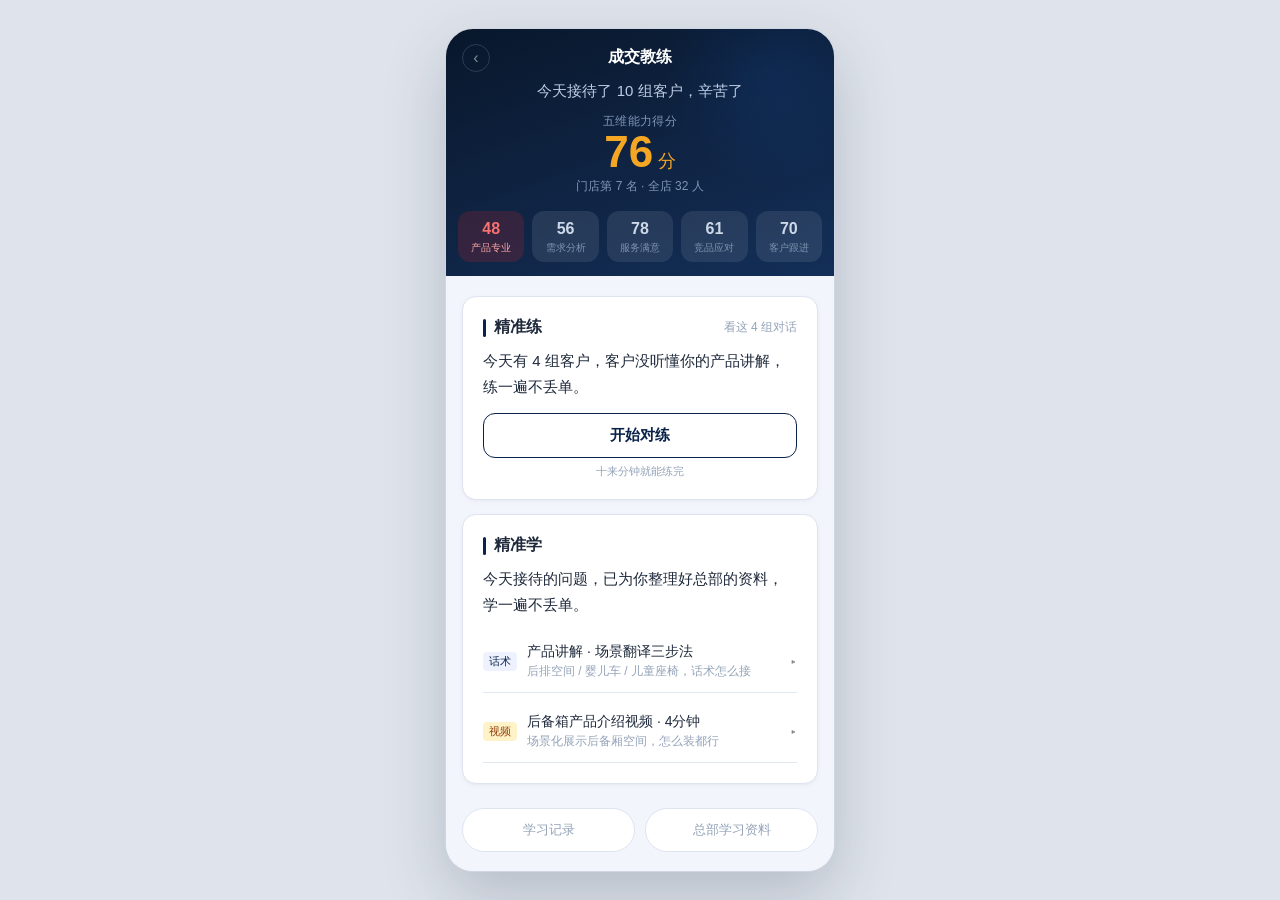
<file: 成交教练-phase1.html>
<!DOCTYPE html>
<html lang="zh-CN">
<head>
  <meta charset="UTF-8">
  <meta name="viewport" content="width=device-width, initial-scale=1, viewport-fit=cover, user-scalable=no">
  <meta name="theme-color" content="#071327">
  <title>成交教练</title>
  <style>
    :root {
      --navy-950: #071327;
      --navy-900: #0b234a;
      --navy-800: #153a78;
      --primary: #1677FF;
      --primary-light: #EAF2FF;
      --accent: #c2410c;
      --gold: #f5a623;
      --success: #10b981;
      --ink: #1e293b;
      --text: #334155;
      --muted: #94a3b8;
      --line: #e2e8f0;
      --page: #F2F6FC;
      --card: #fff;
      --card-border: #dde4f0;
      --shadow-sm: 0 1px 2px rgba(0,0,0,.035), 0 2px 8px rgba(0,0,0,.025);
      --shadow: 0 1px 3px rgba(0,0,0,.04), 0 4px 14px rgba(0,0,0,.04);
      --shadow-lg: 0 24px 64px rgba(20,32,52,.2);
      --radius-sm: 6px;
      --radius: 10px;
      --radius-lg: 14px;
      --font: -apple-system, BlinkMacSystemFont, "PingFang SC", "Microsoft YaHei", sans-serif;
    }

    *, *::before, *::after { box-sizing: border-box; margin: 0; padding: 0; }
    html, body {
      min-height: 100%; background: #dfe4ec;
      font-family: var(--font); color: var(--ink);
      -webkit-font-smoothing: antialiased; -webkit-tap-highlight-color: transparent;
    }
    button { font: inherit; color: inherit; border: 0; background: none; cursor: pointer; -webkit-user-select: none; user-select: none; }
    button:focus-visible { outline: 2px solid var(--primary); outline-offset: 2px; border-radius: 4px; }

    .stage { min-height: 100vh; display: grid; place-items: center; padding: 18px; }
    .phone {
      position: relative; width: min(390px, 100vw); height: min(844px, calc(100vh - 36px));
      min-height: 700px; overflow: hidden; background: var(--page);
      border: 1px solid #cfd6e1; border-radius: 28px; box-shadow: var(--shadow-lg);
    }
    .scroll { height: 100%; overflow-y: auto; overscroll-behavior: contain; scrollbar-width: none; -webkit-overflow-scrolling: touch; }
    .scroll::-webkit-scrollbar { display: none; }

    /* ===== HEADER BLOCK（沿用 成交教练.html）===== */
    .coach-header-block {
      background: linear-gradient(160deg, #08172b 0%, #0f2342 50%, #132f58 100%);
      padding: 0; position: relative; overflow: hidden;
    }
    .coach-header-block::before {
      content: ""; position: absolute; top: -60px; right: -50px;
      width: 220px; height: 220px;
      background: radial-gradient(circle, rgba(22,119,255,.10) 0%, transparent 70%);
      pointer-events: none;
    }
    .coach-nav {
      position: relative; z-index: 1;
      display: flex; align-items: center; justify-content: center;
      padding: 18px 16px 0;
    }
    .coach-back {
      position: absolute; left: 16px;
      width: 28px; height: 28px; display: grid; place-items: center;
      color: rgba(255,255,255,.5); border: 1px solid rgba(255,255,255,.15);
      border-radius: 50%; font-size: 16px;
      transition: background 0.15s, color 0.15s;
    }
    .coach-back:active { background: rgba(255,255,255,.08); color: #fff; }
    .coach-nav-title { font-size: 16px; font-weight: 600; color: #fff; }

    .coach-hero-core {
      position: relative; z-index: 1;
      text-align: center; padding: 14px 18px 16px;
    }
    .coach-greet { font-size: 15px; font-weight: 500; color: #bccde4; }
    .coach-score-block { margin-top: 12px; cursor: pointer; }
    .coach-score-num { font-size: 44px; font-weight: 600; color: #f5a623; line-height: 1; }
    .coach-score-unit { font-size: 18px; color: #f5a623; font-weight: 500; }
    .coach-five-dim-label { font-size: 12px; color: #7e95b5; font-weight: 500; letter-spacing: .04em; }
    .coach-rank { font-size: 12px; color: #7e95b5; margin-top: 4px; }

    .coach-dims {
      position: relative; z-index: 1;
      display: flex; gap: 8px; padding: 0 12px 14px;
    }
    .coach-dim {
      flex: 1; padding: 8px 4px 8px; text-align: center;
      border-radius: 12px; cursor: pointer;
      transition: transform 0.12s;
    }
    .coach-dim:active { transform: scale(.96); }
    .coach-dim-score { font-size: 16px; font-weight: 700; line-height: 1.2; }
    .coach-dim-label { font-size: 10px; margin-top: 3px; line-height: 1.3; }
    .coach-dim.weak { background: rgba(220,38,38,.18); }
    .coach-dim.weak .coach-dim-score { color: #f87171; }
    .coach-dim.weak .coach-dim-label { color: #fca5a5; }
    .coach-dim.normal { background: rgba(255,255,255,.09); }
    .coach-dim.normal .coach-dim-score { color: #cdd9e8; }
    .coach-dim.normal .coach-dim-label { color: #7e93b0; }

    /* ===== BODY ===== */
    .coach-body { background: var(--page); padding: 10px 0 0; }

    /* ===== Section 卡片 ===== */
    .section {
      margin: 10px 16px; background: var(--card); border: 1px solid var(--card-border);
      border-radius: var(--radius-lg); padding: 20px; box-shadow: var(--shadow-sm);
    }
    .section + .section { margin-top: 14px; }
    .section-head { display: flex; align-items: center; gap: 8px; margin-bottom: 10px; }
    .section-bar { width: 3px; height: 18px; border-radius: 2px; flex: 0 0 auto; background: var(--navy-900); }
    .section-label { font-size: 16px; font-weight: 700; color: var(--ink); }
    .section-label-spacer { flex: 1; }
    .section-head-link { font-size: 12px; color: var(--muted); cursor: pointer; white-space: nowrap; }
    .section-head-link:active { color: var(--primary); }
    .section-guide { font-size: 15px; color: var(--ink); line-height: 1.7; margin-bottom: 14px; }

    /* ===== 今日练：按钮 ===== */
    .practice-summary { margin-bottom: 4px; }
    .btn-practice-outline {
      display: block; width: 100%; padding: 12px 14px;
      font-size: 15px; font-weight: 600; color: var(--navy-900);
      background: var(--card); border: 1.5px solid var(--navy-900);
      border-radius: 12px; text-align: center; cursor: pointer;
      transition: background .15s, transform .12s;
    }
    .btn-practice-outline small { display: block; font-size: 11px; font-weight: 400; color: var(--muted); margin-top: 3px; }
    .btn-practice-outline:active { background: #f8fafc; transform: scale(.98); }
    .btn-practice-outline.done { color: var(--success); border-color: var(--success); background: #f0fdf4; }
    .practice-hint { font-size: 11px; color: var(--muted); text-align: center; margin-top: 6px; }

    .practice-sub-link { display: none; }

    /* ===== 展开区域 ===== */
    .practice-detail-wrap { overflow: hidden; transition: max-height .4s ease, opacity .3s ease; }
    .practice-detail-wrap.collapsed { max-height: 0; opacity: 0; }
    .practice-detail-wrap.open { max-height: 700px; opacity: 1; }

    @media (max-width: 430px) {
      .stage { padding: 0; }
      .phone { width: 100vw; height: 100vh; height: 100dvh; min-height: 0; border: 0; border-radius: 0; box-shadow: none; }
    }

    /* 组内头部：客户名居左，切组按钮居右 */
    .group-hd {
      display: flex; align-items: flex-start; justify-content: space-between;
      margin-bottom: 14px;
    }
    .group-hd-name {
      font-size: 15px; font-weight: 600; color: var(--ink);
    }
    .group-hd-time {
      font-size: 12px; color: #94a3b8; font-weight: 400; margin-top: 2px;
    }
    .group-hd-actions {
      display: flex; gap: 12px; flex-shrink: 0; padding-top: 2px;
    }
    .group-hd-btn {
      font-size: 12px; color: var(--muted); cursor: pointer; white-space: nowrap;
    }
    .group-hd-btn:active { color: var(--primary); }
    .group-hd-btn:disabled { color: #cbd5e1; cursor: default; }

    /* 组详情 */
    .group-detail { padding: 4px 0 0; }
    .group-wrap {
      background: #f8fafc; border: 1px solid #edf0f5; border-radius: 10px;
      padding: 14px 14px 10px; margin-top: 6px;
    }
    .group-snippet { padding: 12px 0 4px; }
    .group-snippet-line { font-size: 14px; line-height: 1.6; margin-bottom: 6px; color: var(--ink); }
    .group-snippet-line .lbl-cust { color: #64748b; font-weight: 600; font-size: 13px; }
    .group-snippet-line .lbl-you  { color: #993c1d; font-weight: 600; font-size: 13px; }
    .group-snippet-note { font-size: 12px; color: #94a3b8; margin-bottom: 12px; }

    /* 三步法 */
    .script-steps-compact { margin-top: 10px; }
    .script-step-compact {
      padding: 6px 0 6px 8px; border-left: 2.5px solid #e0e0dc;
      margin-bottom: 6px; border-radius: 0 4px 4px 0;
    }
    .script-step-compact.s1 { border-left-color: #f59e0b; }
    .script-step-compact.s2 { border-left-color: #1677FF; }
    .script-step-compact.s3 { border-left-color: #10b981; }
    .script-step-compact-label { font-size: 11px; font-weight: 700; color: #64748b; margin-bottom: 2px; }
    .script-step-compact-text { font-size: 13px; color: #334155; line-height: 1.55; }
    .script-qa-src { font-size: 11px; color: #888780; padding-bottom: 4px; }

    /* ===== 今日学 ===== */
    .learn-cards { display: grid; gap: 8px; }
    .learn-summary-row {
      display: flex; align-items: center; gap: 10px;
      padding: 12px 0; border-bottom: 0.5px solid var(--line); cursor: pointer;
    }
    .learn-summary-row:last-of-type { border-bottom: none; }
    .learn-summary-row:active { opacity: .7; }
    .learn-summary-tag {
      font-size: 11px; color: #0b234a; background: #eef2ff; border-radius: 4px;
      padding: 2px 6px; flex: 0 0 auto; white-space: nowrap;
    }
    .learn-summary-tag.video-tag { background: #fef3c7; color: #92400e; }
    .learn-summary-info { flex: 1; min-width: 0; }
    .learn-summary-title { font-size: 14px; font-weight: 500; color: var(--ink); margin-bottom: 2px; }
    .learn-summary-hint { font-size: 12px; color: var(--muted); white-space: nowrap; overflow: hidden; text-overflow: ellipsis; }
    .learn-summary-arrow { font-size: 13px; color: #888780; flex: 0 0 auto; transition: transform .25s ease; }
    .learn-summary-arrow.open { transform: rotate(90deg); }
    .learn-done-mark { font-size: 12px; color: var(--success); font-weight: 500; display: none; }
    .learn-done-mark.show { display: inline; }

    .learn-detail-wrap { overflow: hidden; max-height: 0; opacity: 0; transition: max-height .35s ease, opacity .25s ease; }
    .learn-detail-wrap.open { max-height: 600px; opacity: 1; }
    .learn-done-btn {
      display: block; width: 100%; margin-top: 10px; padding: 10px;
      font-size: 13px; font-weight: 500; color: var(--navy-900);
      background: transparent; border: 1px solid var(--navy-900);
      border-radius: 8px; cursor: pointer; text-align: center;
      transition: background .15s, color .15s;
    }
    .learn-done-btn:active { background: var(--navy-900); color: #fff; }
    .learn-done-btn.done { color: var(--success); border-color: var(--success); background: #f0fdf4; }

    .material-card {
      background: #fff; border: 0.5px solid #d9d9d6; border-radius: 12px;
      padding: 14px 14px 12px; margin-bottom: 8px;
    }
    .card-tag { display: inline-block; font-size: 11px; color: #0b234a; margin-bottom: 6px; }
    .card-body { font-size: 13.5px; color: #2C2C2A; line-height: 1.6; }
    .card-source { margin-top: 6px; font-size: 11px; color: #888780; }

    .video-cover-mini {
      height: 120px; background: #f4f5f7; border-radius: 8px;
      display: grid; place-items: center; margin-bottom: 10px;
      position: relative; cursor: pointer; overflow: hidden;
    }
    .video-cover-mini:active { opacity: .85; }
    .play-circle-mini {
      width: 36px; height: 36px; display: grid; place-items: center;
      border-radius: 50%; background: rgba(255,255,255,.88); border: 1px solid rgba(0,0,0,.06);
    }
    .play-icon-mini {
      width: 0; height: 0;
      border-left: 10px solid #0b234a;
      border-top: 6px solid transparent; border-bottom: 6px solid transparent;
      margin-left: 2px;
    }
    .video-dur-mini {
      position: absolute; right: 8px; bottom: 6px; font-size: 11px;
      color: #fff; background: rgba(0,0,0,.45); padding: 2px 6px; border-radius: 4px;
    }

    .bottom-links { display: flex; gap: 10px; padding: 14px 16px 20px; }
    .bottom-link {
      flex: 1; padding: 12px; font-size: 13px; font-weight: 500;
      color: var(--muted); background: var(--card);
      border: 1px solid var(--card-border); border-radius: 22px;
      text-align: center; cursor: pointer;
      transition: background 0.15s, border-color 0.15s;
    }
    .bottom-link:active { background: #f8fafc; border-color: #cbd5e1; }

    .practice-detail-wrap.open { max-height: 700px; opacity: 1; }
    .dp-overlay {
      position: absolute; inset: 0; z-index: 40;
      background: linear-gradient(170deg, #060d1a 0%, #0a1628 35%, #0f1f3d 100%);
      display: flex; flex-direction: column;
      opacity: 0; pointer-events: none;
      transition: opacity 0.35s ease;
    }
    .dp-overlay.show { opacity: 1; pointer-events: auto; }
    .dp-overlay::before {
      content: ""; position: absolute; top: -80px; right: -60px;
      width: 260px; height: 260px;
      background: radial-gradient(circle, rgba(59,130,246,.07) 0%, transparent 70%);
      pointer-events: none;
    }

    .dp-topbar {
      position: relative; z-index: 2; display: flex; align-items: center;
      padding: 14px 14px 10px; gap: 6px;
      background: rgba(6,13,26,.7); backdrop-filter: blur(12px); -webkit-backdrop-filter: blur(12px);
    }
    .dp-back {
      width: 32px; height: 32px; flex: 0 0 auto; display: grid; place-items: center;
      color: rgba(255,255,255,.5); font-size: 22px; border-radius: 50%;
      transition: background .15s, color .15s; cursor: pointer;
    }
    .dp-back:active { background: rgba(255,255,255,.08); color: #fff; }
    .dp-topbar-info { flex: 1; text-align: center; }
    .dp-topbar-cust { font-size: 14px; font-weight: 600; color: rgba(255,255,255,.85); }
    .dp-topbar-round { font-size: 11px; color: rgba(255,255,255,.35); margin-top: 2px; }
    .dp-topbar-spacer { width: 32px; flex: 0 0 auto; }

    .dp-body {
      position: relative; z-index: 1; flex: 1; display: flex; flex-direction: column;
      padding: 0 20px; overflow-y: auto; overscroll-behavior: contain;
    }
    .dp-body::-webkit-scrollbar { display: none; }

    .dp-ctx {
      flex: 0 0 auto; margin: 0 -20px; padding: 8px 20px;
      background: rgba(255,255,255,.04); border-bottom: 0.5px solid rgba(255,255,255,.05);
      font-size: 12px; color: rgba(255,255,255,.35); line-height: 1.5;
      position: sticky; top: 0; z-index: 2;
      backdrop-filter: blur(8px); -webkit-backdrop-filter: blur(8px);
    }

    .dp-customer-text {
      flex: 0 0 auto; text-align: center; padding: 36px 16px 24px;
      font-size: 17px; color: #e2e8f0; line-height: 1.7; font-weight: 500;
    }

    .dp-coach-card {
      flex: 0 0 auto; margin-top: 4px;
      padding: 14px 16px;
      background: rgba(245,166,35,.06); border: 1px solid rgba(245,166,35,.2);
      border-radius: 12px;
      opacity: 0; transform: translateY(12px);
      transition: opacity .4s ease, transform .4s cubic-bezier(0.22,0.61,0.36,1);
    }
    .dp-coach-card.show { opacity: 1; transform: translateY(0); }
    .dp-coach-badge {
      font-size: 11px; color: rgba(245,166,35,.8); font-weight: 600;
      margin-bottom: 8px; letter-spacing: 1px;
    }
    .dp-coach-text { font-size: 13.5px; color: rgba(255,255,255,.75); line-height: 1.75; white-space: pre-line; }

    .dp-ref-card {
      flex: 0 0 auto; margin-top: 10px;
      padding: 14px 16px;
      background: rgba(16,185,129,.05); border: 1px solid rgba(16,185,129,.18);
      border-radius: 12px;
      opacity: 0; transform: translateY(12px);
      transition: opacity .4s .08s ease, transform .4s .08s cubic-bezier(0.22,0.61,0.36,1);
    }
    .dp-ref-card.show { opacity: 1; transform: translateY(0); }
    .dp-ref-badge {
      font-size: 11px; color: rgba(16,185,129,.8); font-weight: 600;
      margin-bottom: 8px; letter-spacing: 1px;
    }
    .dp-ref-text {
      font-size: 13.5px; color: rgba(255,255,255,.85); line-height: 1.75;
      padding: 10px 14px; background: rgba(255,255,255,.03);
      border-radius: 8px; border-left: 2px solid rgba(16,185,129,.3);
    }

    .dp-actions {
      flex: 0 0 auto; padding: 16px 20px 24px;
      display: flex; gap: 12px; position: relative; z-index: 2;
    }
    .dp-actions.hidden { display: none; }
    .dp-btn {
      flex: 1; padding: 15px; font-size: 15px; font-weight: 600;
      border-radius: 12px; text-align: center;
      transition: background 0.15s, transform 0.12s;
    }
    .dp-btn:active { transform: scale(.98); }
    .dp-btn-continue { color: #fff; background: #3b82f6; }
    .dp-btn-continue:active { background: #2563eb; }
    .dp-btn-finish {
      color: rgba(255,255,255,.65);
      background: rgba(255,255,255,.06); border: 1px solid rgba(255,255,255,.1);
    }
    .dp-btn-finish:active { background: rgba(255,255,255,.1); }

    .dp-finish {
      position: absolute; inset: 0; z-index: 45;
      background: linear-gradient(170deg, #040b18 0%, #08162e 40%, #0d1f44 100%);
      display: flex; flex-direction: column; align-items: center; justify-content: center;
      opacity: 0; pointer-events: none; transition: opacity .4s ease;
      padding: 40px 24px; text-align: center;
    }
    .dp-finish.show { opacity: 1; pointer-events: auto; }
    .dp-finish-title { font-size: 22px; font-weight: 700; color: #fff; margin-bottom: 8px; }
    .dp-finish-sub { font-size: 14px; color: rgba(255,255,255,.5); line-height: 1.7; margin-bottom: 32px; }
    .dp-finish-btn {
      width: 100%; max-width: 280px; padding: 16px;
      font-size: 16px; font-weight: 700; color: #fff;
      background: #0b234a; border-radius: 14px;
      transition: background 0.15s, transform 0.12s;
    }
    .dp-finish-btn:active { background: #081b38; transform: scale(.98); }

    /* ===== 五维详情 Overlay ===== */
    .dim-overlay {
      position: absolute; inset: 0; z-index: 50;
      background: var(--page); transform: translateX(105%);
      transition: transform 0.32s cubic-bezier(0.4, 0, 0.2, 1);
      display: flex; flex-direction: column; overflow: hidden;
    }
    .dim-overlay.open { transform: translateX(0); }
    .dim-head {
      display: flex; align-items: center; justify-content: space-between;
      padding: 18px 16px;
      background: linear-gradient(160deg, #08172b 0%, #0f2342 50%, #132f58 100%);
      color: #fff; flex-shrink: 0;
    }
    .dim-back {
      width: auto; height: auto; border-radius: 20px;
      padding: 6px 14px; font-size: 14px; font-weight: 500;
      color: rgba(255,255,255,.75); background: rgba(255,255,255,.08);
      border: 1px solid rgba(255,255,255,.12);
      display: flex; align-items: center; gap: 2px;
    }
    .dim-back:active { background: rgba(255,255,255,.14); color: #fff; }
    .dim-title { font-size: 16px; font-weight: 600; }
    .dim-body { flex: 1; overflow-y: auto; padding: 16px; -webkit-overflow-scrolling: touch; }

    .dim-card {
      background: var(--card); border: 1px solid var(--card-border);
      border-radius: var(--radius-lg); padding: 18px 16px; margin-bottom: 12px;
    }
    .dim-card-head { display: flex; align-items: center; justify-content: space-between; margin-bottom: 14px; }
    .dim-card-head h3 { font-size: 15px; font-weight: 600; color: var(--ink); }
    .dim-big-score { font-size: 32px; font-weight: 700; padding: 8px 16px; border-radius: 12px; }
    .dim-row {
      display: flex; align-items: center; gap: 10px; padding: 11px 0;
      border-bottom: 1px solid #f8fafc; cursor: pointer;
    }
    .dim-row:last-child { border-bottom: none; }
    .dim-row-label { font-size: 13px; font-weight: 500; color: var(--text); min-width: 56px; }
    .dim-track { flex: 1; height: 6px; background: #e2e8f0; border-radius: 3px; overflow: hidden; }
    .dim-fill { height: 100%; border-radius: 3px; transition: width 0.4s ease; }
    .dim-row-score { font-size: 13px; font-weight: 700; color: var(--ink); min-width: 28px; text-align: right; }
    .dim-row-arrow { font-size: 13px; color: var(--muted); min-width: 16px; text-align: right; }
    .dim-tip-card {
      background: var(--card); border: 1px solid var(--card-border);
      border-radius: var(--radius-lg); padding: 16px; margin-bottom: 12px;
    }
    .dim-tip-card h4 { font-size: 14px; font-weight: 700; color: var(--ink); margin-bottom: 12px; }
    .dim-tip-item {
      display: flex; gap: 10px; padding: 10px 0; border-bottom: 1px solid #f8fafc;
    }
    .dim-tip-item:last-child { border-bottom: none; }
    .dim-tip-num {
      flex-shrink: 0; width: 22px; height: 22px;
      background: #eef2ff; color: #6366f1; border-radius: 50%;
      font-size: 11px; font-weight: 700;
      display: flex; align-items: center; justify-content: center;
    }
    .dim-tip-text { font-size: 13px; color: var(--text); line-height: 1.65; flex: 1; }
    .dim-back-btn {
      display: block; width: 100%; padding: 14px; margin-bottom: 24px;
      font-size: 14px; font-weight: 600; color: var(--muted);
      background: var(--card); border: 1px solid var(--card-border);
      border-radius: 12px; text-align: center;
    }
    .dim-back-btn:active { background: #f8fafc; }

    .phone.dim-open { overflow: hidden; }
    .phone.dim-open .scroll { overflow: hidden; }
    .phone.dp-open { overflow: hidden; }
    .phone.dp-open .scroll { overflow: hidden; }

    /* ===== 底部选择 Sheet ===== */
    .sheet-overlay {
      position: fixed; inset: 0; z-index: 100;
      background: rgba(0,0,0,.35);
      opacity: 0; pointer-events: none;
      transition: opacity .3s ease;
    }
    .sheet-overlay.show { opacity: 1; pointer-events: auto; }
    .sheet-panel {
      position: absolute; bottom: 0; left: 0; right: 0;
      background: #fff; border-radius: 16px 16px 0 0;
      padding: 8px 16px 24px;
      transform: translateY(100%);
      transition: transform .35s cubic-bezier(0.32, 0.72, 0, 1);
    }
    .sheet-overlay.show .sheet-panel { transform: translateY(0); }
    .sheet-handle {
      width: 36px; height: 4px; background: #d9d9d9; border-radius: 2px;
      margin: 0 auto 14px;
    }
    .sheet-title { font-size: 14px; font-weight: 600; color: var(--ink); text-align: center; margin-bottom: 14px; }
    .sheet-btn {
      display: block; width: 100%; padding: 14px; font-size: 15px; font-weight: 500;
      text-align: center; border-radius: 12px; margin-bottom: 8px;
      transition: background .15s;
    }
    .sheet-btn-primary { color: #fff; background: var(--navy-900); }
    .sheet-btn-primary:active { background: #081b38; }
    .sheet-btn-secondary { color: var(--navy-900); background: #f1f5f9; }
    .sheet-btn-secondary:active { background: #e2e8f0; }
    .sheet-btn-cancel { color: var(--muted); background: transparent; font-weight: 400; }
    .sheet-btn-cancel:active { background: #f1f5f9; }

    .toast {
      position: fixed; z-index: 100; left: 50%; bottom: 100px; max-width: 82%;
      padding: 10px 16px; color: #fff; background: rgba(14,24,41,.92);
      backdrop-filter: blur(8px); -webkit-backdrop-filter: blur(8px);
      border-radius: 22px; font-size: 13px; font-weight: 500; text-align: center;
      font-family: var(--font); opacity: 0; pointer-events: none;
      transform: translate(-50%, 12px);
      transition: opacity 0.25s ease, transform 0.25s cubic-bezier(0.34, 1.56, 0.64, 1);
    }
    .toast.show { opacity: 1; transform: translate(-50%, 0); }
  </style>
</head>
<body>
  <main class="stage">
    <div class="phone" role="application" aria-label="成交教练">

      <div class="scroll" id="mainScroll">

        <!-- ===== HEADER：五维诊断 ===== -->
        <header class="coach-header-block">
          <div class="coach-nav">
            <button class="coach-back" onclick="window.history.length>1?history.back():void(0)" aria-label="返回">‹</button>
            <span class="coach-nav-title">成交教练</span>
          </div>
          <div class="coach-hero-core">
            <p class="coach-greet">今天接待了 10 组客户，辛苦了</p>
            <div class="coach-score-block" onclick="openDimDetail('overview')">
              <div class="coach-five-dim-label">五维能力得分</div>
              <span class="coach-score-num">76</span>
              <span class="coach-score-unit">分</span>
            </div>
            <div class="coach-rank">门店第 7 名 · 全店 32 人</div>
          </div>
          <div class="coach-dims">
            <div class="coach-dim weak" onclick="openDimDetail('product')">
              <div class="coach-dim-score">48</div>
              <div class="coach-dim-label">产品专业</div>
            </div>
            <div class="coach-dim normal" onclick="openDimDetail('needs')">
              <div class="coach-dim-score">56</div>
              <div class="coach-dim-label">需求分析</div>
            </div>
            <div class="coach-dim normal" onclick="openDimDetail('service')">
              <div class="coach-dim-score">78</div>
              <div class="coach-dim-label">服务满意</div>
            </div>
            <div class="coach-dim normal" onclick="openDimDetail('compete')">
              <div class="coach-dim-score">61</div>
              <div class="coach-dim-label">竞品应对</div>
            </div>
            <div class="coach-dim normal" onclick="openDimDetail('followup')">
              <div class="coach-dim-score">70</div>
              <div class="coach-dim-label">客户跟进</div>
            </div>
          </div>
        </header>

        <!-- ===== BODY ===== -->
        <div class="coach-body">

          <!-- ===== 今日练 ===== -->
          <section class="section" id="practiceSection">
            <div class="section-head">
              <span class="section-bar"></span>
              <span class="section-label">精准练</span>
              <span class="section-label-spacer"></span>
              <span class="section-head-link" onclick="togglePracticeDetail()" id="practiceSubLink">看这 4 组对话</span>
            </div>
            <p class="section-guide">今天有 4 组客户，客户没听懂你的产品讲解，练一遍不丢单。</p>

            <div class="practice-summary">
              <button class="btn-practice-outline" id="btnPractice" onclick="handlePracticeBtn()">
                开始对练
              </button>
            </div>
            <p class="practice-hint">十来分钟就能练完</p>

            <!-- 展开：按组切换 -->
            <div class="practice-detail-wrap collapsed" id="practiceDetailWrap">
              <div class="group-detail" id="groupDetail"></div>
              <div style="text-align:center;padding:8px 0 2px">
                <button style="font-size:12px;color:#888780;cursor:pointer" onclick="togglePracticeDetail()">收起</button>
              </div>
            </div>
          </section>

          <!-- ===== 今日学 ===== -->
          <section class="section" id="learnSection">
            <div class="section-head">
              <span class="section-bar"></span>
              <span class="section-label">精准学</span>
            </div>
            <p class="section-guide">今天接待的问题，已为你整理好总部的资料，学一遍不丢单。</p>

            <div class="learn-cards">
              <div class="learn-item">
                <div class="learn-summary-row" onclick="toggleLearnItem(0)">
                  <span class="learn-summary-tag">话术</span>
                  <div class="learn-summary-info">
                    <div class="learn-summary-title">产品讲解 · 场景翻译三步法 <span class="learn-done-mark" id="learnMark0">✓ 已学会</span></div>
                    <div class="learn-summary-hint">后排空间 / 婴儿车 / 儿童座椅，话术怎么接</div>
                  </div>
                  <span class="learn-summary-arrow" id="learnArrow0">▸</span>
                </div>
                <div class="learn-detail-wrap" id="learnDetail0">
                  <div class="material-card">
                    <span class="card-tag">产品讲解</span>
                    <div class="script-steps-compact">
                      <div class="script-step-compact s1">
                        <div class="script-step-compact-label">① 共情 — 先接住感受</div>
                        <div class="script-step-compact-text">"姐，您特意问后排坐不坐得下，一听就是真心为家人着想。"</div>
                      </div>
                      <div class="script-step-compact s2">
                        <div class="script-step-compact-label">② 场景 — 把参数放进她家的画面</div>
                        <div class="script-step-compact-text">后备厢 540 升 = 婴儿车竖着放，旁边还能塞两箱牛奶。别报数字，给她画面。</div>
                      </div>
                      <div class="script-step-compact s3">
                        <div class="script-step-compact-label">③ 行动 — 让她自己感受</div>
                        <div class="script-step-compact-text">"您上车坐进去试试，调到您家人最舒服的位置。买车得全家都满意。"</div>
                      </div>
                    </div>
                    <div class="script-qa-src">— 门店三步法生成</div>
                  </div>
                  <button class="learn-done-btn" onclick="markLearned(0, this)">我学会了</button>
                </div>
              </div>
              <div class="learn-item">
                <div class="learn-summary-row" onclick="toggleLearnItem(1)">
                  <span class="learn-summary-tag video-tag">视频</span>
                  <div class="learn-summary-info">
                    <div class="learn-summary-title">后备箱产品介绍视频 · 4分钟 <span class="learn-done-mark" id="learnMark1">✓ 已学会</span></div>
                    <div class="learn-summary-hint">场景化展示后备厢空间，怎么装都行</div>
                  </div>
                  <span class="learn-summary-arrow" id="learnArrow1">▸</span>
                </div>
                <div class="learn-detail-wrap" id="learnDetail1">
                  <div class="material-card">
                    <span class="card-tag">产品介绍</span>
                    <div class="video-cover-mini" onclick="showToast('视频播放中…')">
                      <div class="play-circle-mini"><span class="play-icon-mini"></span></div>
                      <span class="video-dur-mini">4:00</span>
                    </div>
                    <div class="card-body">后备厢空间场景化演示——婴儿车、露营装备、全家行李怎么装</div>
                    <div class="card-source">来源：总部销售学院</div>
                  </div>
                  <button class="learn-done-btn" onclick="markLearned(1, this)">我学会了</button>
                </div>
              </div>
            </div>
          </section>

          <div class="bottom-links">
            <button class="bottom-link" onclick="location.href='learn-record.html'">学习记录</button>
            <button class="bottom-link" onclick="location.href='hq-materials.html'">总部学习资料</button>
          </div>

        </div><!-- /coach-body -->

      </div><!-- /scroll -->

      <!-- ===== 深练覆盖层 ===== -->
      <div class="dp-overlay" id="dpOverlay">
        <div class="dp-topbar">
          <button class="dp-back" onclick="exitDeepPractice()" aria-label="退出">‹</button>
          <div class="dp-topbar-info">
            <div class="dp-topbar-cust">带娃的姐姐</div>
            <div class="dp-topbar-round">第 <span id="dpRoundNum">1</span> 轮</div>
          </div>
          <div class="dp-topbar-spacer"></div>
        </div>
        <div class="dp-body">
          <div class="dp-ctx">今日 14:20 到店 · 带俩孩子看 SUV · 关注空间和实用</div>
          <div class="dp-customer-text" id="dpCustomerText"></div>
          <div class="dp-coach-card" id="dpCoachCard">
            <div class="dp-coach-badge">教练点评</div>
            <div class="dp-coach-text" id="dpCoachText"></div>
          </div>
          <div class="dp-ref-card" id="dpRefCard">
            <div class="dp-ref-badge">可以这样接</div>
            <div class="dp-ref-text" id="dpRefText"></div>
          </div>
        </div>
        <div class="dp-actions hidden" id="dpActions">
          <button class="dp-btn dp-btn-continue" id="dpBtnContinue" onclick="nextRound()">继续练下一轮</button>
          <button class="dp-btn dp-btn-finish" id="dpBtnFinish" onclick="finishPractice()">掌握了，收工</button>
        </div>
        <div class="dp-finish" id="dpFinish">
          <div class="dp-finish-title">今天练得不错</div>
          <div class="dp-finish-sub">「参数 → 场景」这个方法<br>你在实战里练透了</div>
          <button class="dp-finish-btn" onclick="exitDeepPractice()">返回首页</button>
        </div>
      </div>

      <!-- ===== 再来一次 Sheet ===== -->
      <div class="sheet-overlay" id="sheetOverlay" onclick="if(event.target===this)hideSheet()">
        <div class="sheet-panel">
          <div class="sheet-handle"></div>
          <div class="sheet-title">再来一次</div>
          <button class="sheet-btn sheet-btn-primary" onclick="retrySameGroup()">重练这一组</button>
          <button class="sheet-btn sheet-btn-secondary" onclick="retryAnotherGroup()">换一组再练</button>
          <button class="sheet-btn sheet-btn-cancel" onclick="hideSheet()">取消</button>
        </div>
      </div>

      <!-- ===== 五维详情 Overlay ===== -->
      <div class="dim-overlay" id="dimOverlay">
        <header class="dim-head">
          <button class="dim-back" onclick="closeDimDetail()">‹ 返回</button>
          <h2 class="dim-title" id="dimTitle">五维能力</h2>
          <span style="width:44px"></span>
        </header>
        <div class="dim-body" id="dimBody"></div>
      </div>

    </div><!-- /phone -->
  </main>

  <div class="toast" id="toast" role="status" aria-live="polite"></div>

  <script src="./js/coach-practice.js"></script>
  <script>
    (function () {
      'use strict';

      // ===== 4 组客户数据 =====
      var GROUPS = [
        {
          name: '带娃的姐姐', time: '14:20',
          she: '后排坐得下我们一家人不？',
          you: '后备厢 540 升，同级最大。',
          note: '人家问坐不坐得下，你答了个数字',
          steps: [
            { cls: 's1', label: '① 共情 — 先接住感受，别急着答', text: '"姐，您特意问后排坐不坐得下，一听就是真心为家人着想——买车的初衷不就是让一家老小都舒服嘛。"' },
            { cls: 's2', label: '② 场景 — 参数翻译成她家的画面', text: '儿童座椅装两边，中间坐大人也不挤。后备厢婴儿车竖着放，旁边还能塞两箱牛奶——这就是您家周末出门的样子。' },
            { cls: 's3', label: '③ 行动 — 让她自己感受', text: '"您上车坐进去试试，靠背角度能调，调到您家人最舒服的位置。买车得全家都满意，您说是吧？"' }
          ]
        },
        {
          name: '带媳妇的哥', time: '16:05',
          she: '这后备厢，放得下婴儿车不？',
          you: '咱这底盘用的是……（讲起安全）',
          note: '她已经在想这车适不适合自家了，你还在介绍车',
          steps: [
            { cls: 's1', label: '① 共情 — 先接住她的场景', text: '"哥，嫂子问婴儿车的事，家里是有宝宝了吧？这个阶段买车，实用比什么都重要。"' },
            { cls: 's2', label: '② 场景 — 把后备厢翻译成带娃画面', text: '后备厢开口大、地台低，婴儿车不用弯腰就能放进去。后排装安全座椅后，旁边照顾宝宝也方便。' },
            { cls: 's3', label: '③ 行动 — 用演示代替讲述', text: '"我帮您拿进来实际放一下？让嫂子一起看，她用着顺手才是真的好。"' }
          ]
        },
        {
          name: '看半天的小伙子', time: '15:10',
          she: '行，我再看看。',
          you: '好的。',
          note: '「再看看」是最后一个回合，一句「好的」就把人送出门了',
          steps: [
            { cls: 's1', label: '① 共情 — 别放他走，先追问', text: '"哥等一下——我看您看了挺久的，是有哪个地方拿不准吗？您直说，我帮您参考参考。"' },
            { cls: 's2', label: '② 场景 — 帮他聚焦', text: '"哥您今天是主要看空间，还是更在意配置和油耗？我帮您先把这车捋清楚，您再去对比心里也有个数。"' },
            { cls: 's3', label: '③ 行动 — 约下次到店', text: '"加个微信，试驾车一到我第一个留给您。到时候带家人一起来——一家人坐车上感受一圈，比您一个人拿主意省心多了。"' }
          ]
        },
        {
          name: '带父母的女儿', time: '11:30',
          she: '这座椅是皮的吗？好打理不？',
          you: '这是 Nappa 真皮，意大利进口的。',
          note: '客户问好不好打理，你报了个材质品牌',
          steps: [
            { cls: 's1', label: '① 共情 — 先接住她的顾虑', text: '"姐，您问好不好打理——家里是有小孩吧？孩子吃东西弄脏了，确实得挑个耐脏的。"' },
            { cls: 's2', label: '② 场景 — 把材质翻译成日常', text: '这皮子特别好擦，湿巾一抹就干净。我车上随时备着湿巾，您试试——番茄酱都能擦掉。' },
            { cls: 's3', label: '③ 行动 — 让她自己上手', text: '"您摸一下这个质感，再试试这杯水倒在上面——您看，根本渗不进去，我家孩子两岁了这座椅跟新的一样。"' }
          ]
        }
      ];

      var currentGroup = 0;

      // ===== 五维数据 =====
      var DIM_DATA = {
        overview: {
          name: '五维能力', score: 76, color: '#f5a623',
          subs: [
            { key: 'product', name: '产品专业', score: 48, color: '#ef4444' },
            { key: 'needs', name: '需求分析', score: 56, color: '#f97316' },
            { key: 'service', name: '服务满意', score: 78, color: '#1677FF' },
            { key: 'compete', name: '竞品应对', score: 61, color: '#1677FF' },
            { key: 'followup', name: '客户跟进', score: 70, color: '#1677FF' }
          ],
          strengths: [
            { title: '服务意识突出', desc: '接待礼仪和试驾体验均超 75 分，客户到店体验好。' },
            { title: '跟进节奏在线', desc: '知道约定下次联系时间，能主动给出带家人到店的钩子。' }
          ],
          improvements: [
            { title: '从「报参数」转向「讲场景」', desc: '多组客户在聊生活需求时，你直接跳到车辆数据。先共情、再追问、最后用参数佐证。' },
            { title: '竞品对比要有具体锚点', desc: '不要泛泛说"我们更好"，准备 3 个核心差异点，用数字和场景讲故事。' }
          ]
        },
        product: { name:'产品专业',score:48,color:'#ef4444',subs:[['车辆参数知识',52],['竞品对比能力',41],['技术讲解转化',38],['配置适配推荐',55]],suggestions:['客户问油耗时，先反问"您每天大概开多少公里？"再用实际油费帮客户算账。','竞品对比不要回避，先认同再转移："秦确实省油，我们的优势在于底盘和智能座舱。"','每个参数背后对应一个客户利益点——「540L」→「婴儿车竖着放，旁边还能塞两箱牛奶」。'] },
        needs: { name:'需求分析',score:56,color:'#f97316',subs:[['倾听理解',62],['提问挖掘',48],['需求确认',55],['家庭决策洞察',42]],suggestions:['先回应客户感受再报数据：客户问"坐不坐得下"，先问"您家几口人？"。','培养追问习惯：客户每说一个需求，至少追问一个"为什么"。','学会做需求确认：挖掘完后总结"李哥我理解您主要关注三点：空间、油耗、保养，对吗？"。'] },
        service: { name:'服务满意',score:78,color:'#1677FF',subs:[['接待礼仪',82],['试驾体验',75],['问题响应',80],['交车服务',72]],suggestions:['保持现有接待水准，这是你的核心优势。','交车后回访个性化，结合试驾时客户最在意的点做针对性跟进。','在试驾环节加入「惊喜时刻」：提前调好空调、备好水，小细节拉开差距。'] },
        compete: { name:'竞品应对',score:61,color:'#1677FF',subs:[['竞品知识储备',65],['优势转化能力',55],['异议化解',58],['价值塑造',68]],suggestions:['提前准备 3 个核心竞品的 3 个关键差异点。','客户提价格优势时，具体说"我们多了 X、Y、Z 三个配置，算下来更划算"。','学会「先认同再转移」：先肯定竞品优势，再自然过渡到自己的差异化。'] },
        followup: { name:'客户跟进',score:70,color:'#1677FF',subs:[['跟进及时性',75],['个性化沟通',62],['成交信号捕捉',68],['老客户维系',72]],suggestions:['保持「约定下次联系时间」的好习惯。','等待期间不要沉默：发一条个性化信息给客户。','客户说"回去商量"时，当场帮他梳理需要商量的点。'] }
      };

      // ===== 深练数据 =====
      // ===== 深练数据（按组索引）=====
      var PRACTICE_DATA = [
        // 第 1 组 · 带娃的姐姐
        [
          { customer:'后排坐得下我们一家人不？',coach:'你又报数字了。客户问的是空间感受，不是后备厢多大。\n\n先问她家几口人、平时谁坐后排，再带她上车感受。参数要翻译成她家的画面。',reference:'「姐，您家里几口人呀？平时后排谁坐得多？我先带您实际坐进去感受一下。」' },
          { customer:'我俩孩子，有时还带我爸妈，后排仨大人挤不挤？',coach:'需求问出来了。别报轴距数字，把「仨大人」翻译成画面：两边安全座椅，中间还能坐一个大人。让她看到，不是让她听到。',reference:'「来，您坐中间，两边放安全座椅——您看，仨大人完全够。您爸妈坐这儿腿也能伸开。」' },
          { customer:'那婴儿车能放进去不？周末还得去超市买东西。',coach:'她开始想自己的生活场景了。别报 540L，直接给画面——婴儿车怎么放、旁边能塞什么。',reference:'「婴儿车竖着放，旁边超市袋子随便堆——这就是您家周末出门的样子。后排还能再放倒，搬家都够用。」' },
          { customer:'儿童座椅好装不？我一个人在家也得会装。',coach:'她已经在想买回家怎么用了。别说「ISOFIX 接口」，让她自己上手试试——三分钟装好就是最好的讲解。',reference:'「姐您看这个扣，一推一扣就装好了。来，您自己试试——三分钟搞定，单手都能操作。」' },
          { customer:'车我挺喜欢的，就是价格有点超预算，我再回去考虑考虑。',coach:'全程没问价，突然说超预算——不是真嫌贵，是缺一个说服自己的理由。把你前面帮她解决的问题串起来，让她自己判断值不值。',reference:'「姐，您刚才担心的空间、婴儿车、儿童座椅，咱这车都解决了对吧？那您自己觉得，它值不值这个数？买车得全家都满意。」' }
        ],
        // 第 2 组 · 带媳妇的哥
        [
          { customer:'这后备厢，放得下婴儿车不？',coach:'她又问到具体物品了——别报容积升数。把后备厢翻译成她家的带娃画面：婴儿车怎么放、旁边还能塞什么。',reference:'「姐您稍等，我帮您拿个差不多大小的箱子过来，咱实际放一下看看——您看，竖着放婴儿车，旁边还能塞三袋超市的东西。」' },
          { customer:'周末去趟山姆，加上婴儿车，东西能一趟拉回来不？',coach:'别讲底盘平整度了。把后排座椅放倒给她看——这就是她家周末的样子。',reference:'「您看，后排一放倒，婴儿车竖着放，旁边超市袋子随便堆——这就是您家周末采购的样子。够用吧？」' },
          { customer:'我老公 185，坐驾驶位后排还能放安全座椅吗？',coach:'别报头部空间几指。让她老公坐进去调好，你帮她往后排装一下安全座椅。',reference:'「哥您先把驾驶位调到舒服的位置——姐您看，后面空间完全够。安全座椅我帮您装一下，您摸摸这个距离。」' },
          { customer:'那油耗怎么样？每天接送孩子来回 30 公里。',coach:'他开始算使用成本了。别报百公里油耗，帮他算每天的账。',reference:'「30 公里的话，这车一公里 5 毛钱，一天 15 块，一个月不到 500。哥您现在打车接送一天多少钱？算下来这车白开啊。」' },
          { customer:'听起来不错，就是价格比隔壁贵了两万。',coach:'他开始比价了——别争谁便宜，帮他算三年总账。',reference:'「哥咱算个总账——这车油耗低，三年省一万多；保值率高，卖车时多卖两三万。现在多花两万，三年后其实省了。您算算是不是这个理？」' }
        ],
        // 第 3 组 · 看半天的小伙子
        [
          { customer:'行，我再看看。',coach:'别就这么放他走——他嘴上说「再看看」，心里可能卡着一个你没问到的问题。',reference:'「哥等一下——我看您看了挺久的，是有哪个地方拿不准吗？您直说，我帮您参考参考。」' },
          { customer:'也没啥，就是第一次看，想多对比对比。',coach:'他没走！说明愿意聊。别急着介绍车，先帮他聚焦。',reference:'「理解理解，第一次看确实要多比比。哥您今天是主要看空间，还是更在意配置和油耗？我帮您先把这个车捋清楚，您再去对比心里也有个数。」' },
          { customer:'其实我主要担心油耗，每天通勤来回 40 公里。',coach:'找到了！他之前「再看看」就是因为油耗没说清楚。现在帮他算一笔每天的账。',reference:'「40 公里是吧？那我帮您算一下——这车百公里 6 个油，一天来回不到 3 升，20 块钱。一个月 400 块油钱，比打车省太多了。」' },
          { customer:'那保养贵不贵？我听说涡轮的车保养比自吸的贵。',coach:'他在认真考虑持有成本了——别回避，给他一个具体的数字让他放心。',reference:'「小保养一次 400 多，一年两次，不到一千块。涡轮现在技术很成熟了，跟自吸一样省心——您放心开就行。」' },
          { customer:'行，那你帮我算算落地多少钱。',coach:'他要算价格了！别急着报总价，先确认他看中的配置，再一项项帮他列清楚。',reference:'「好的哥，您看中的是白色这款对吧？我帮您列一下：车价、购置税、保险、上牌——一共落地 X 万。今天订的话，后天就能提车，白色刚好有现车。」' }
        ],
        // 第 4 组 · 带父母的女儿
        [
          { customer:'这座椅是皮的吗？好打理不？',coach:'她问的是好不好打理，不是材质名称。你报「Nappa 真皮意大利进口」，她只听到了「贵、难伺候」。',reference:'「姐，您问好不好打理——家里是有小孩吧？这皮子特别好擦，湿巾一抹就干净。我车上随时备着湿巾，您试试。」' },
          { customer:'我爸妈年纪大了腿脚不太方便，这个车上下车会不会很费劲？',coach:'别报座椅高度多少厘米——她在担心爸妈受罪。直接让她爸妈坐进来感受。',reference:'「姐，您让爸妈到车边来——您看，门一开，这座椅高度刚好，一抬脚就坐进去了。不用弯腰，不用钻，您试试。」' },
          { customer:'那我妈坐后排，膝盖会不会顶着前面？我爸腰不好，坐久了行不行？',coach:'别报膝部空间毫米数。把她爸妈的称呼直接带进话里，用身体感受空间。',reference:'「来，您坐后排感受一下——您看膝盖离前面还有两拳，您爸腿再长也够。这座椅靠背能调角度，您爸腰不好正好可以往后仰一点，长途也不累。」' },
          { customer:'听起来是不错，但老人家上下车频率也不高，多花这些钱值得吗？',coach:'她开始算性价比了。把她前面自己说的痛点串起来——爸妈腿脚不方便、爸腰不好。让她自己确认这些东西值得花钱。',reference:'「姐，您刚才说爸妈腿脚不方便，爸腰也不好——那每次出门，让他们舒舒服服坐进去，不用弯腰不用钻，这个体验值不值？咱买车不就是为了让家人舒服嘛。」' },
          { customer:'那周末带他们出去转转，顺便看看车。',coach:'她自己提出要带爸妈来了！别急着约时间，先给她一个具体的画面，让她觉得「今天来对了」。',reference:'「好的姐，周末您带爸妈来，我把车开到门口。让爸妈直接坐进去感受——您爸坐后排腿能伸开，您妈坐副驾不用弯腰，一家人在车里就知道这车合不合适了。」' }
        ]
      ];

      var currentRound = 0, totalRounds = 0, currentPracticeGroup = 0;

      // ===== Toast =====
      window._toastTimer = null;
      window.showToast = function (msg) {
        var t = document.getElementById('toast');
        clearTimeout(window._toastTimer);
        t.textContent = msg; t.classList.add('show');
        window._toastTimer = setTimeout(function () { t.classList.remove('show'); }, 1800);
      };

      // ===== 组详情渲染 =====
      function renderGroup(index) {
        var g = GROUPS[index];
        var prevDisabled = index === 0;
        var nextDisabled = index >= GROUPS.length - 1;

        var h = '';
        // 整块包在一起
        h += '<div class="group-wrap">';
        h += '<div class="group-hd">';
        h += '<div><div class="group-hd-name">' + g.name + '</div><div class="group-hd-time">今日 ' + g.time + ' 到店</div></div>';
        h += '<div class="group-hd-actions">';
        h += '<button class="group-hd-btn" onclick="changeGroup(-1)"' + (prevDisabled ? ' disabled' : '') + '>' + (prevDisabled ? '' : '上一组') + '</button>';
        h += '<button class="group-hd-btn" onclick="changeGroup(1)"' + (nextDisabled ? ' disabled' : '') + '>' + (nextDisabled ? '' : '下一组') + '</button>';
        h += '</div></div>';
        // 对话
        h += '<div class="group-snippet">';
        h += '<div class="group-snippet-line"><span class="lbl-cust">她说：</span>"' + g.she + '"</div>';
        h += '<div class="group-snippet-line"><span class="lbl-you">你说：</span>"' + g.you + '"</div>';
        h += '<div class="group-snippet-note">点评：' + g.note + '</div>';
        h += '</div>';
        // 三步法
        h += '<div class="script-steps-compact">';
        for (var i = 0; i < g.steps.length; i++) {
          var s = g.steps[i];
          h += '<div class="script-step-compact ' + s.cls + '"><div class="script-step-compact-label">' + s.label + '</div><div class="script-step-compact-text">' + s.text + '</div></div>';
        }
        h += '<div class="script-qa-src">— 门店三步法生成</div>';
        h += '</div>';
        h += '</div>';
        document.getElementById('groupDetail').innerHTML = h;
      }

      window.changeGroup = function (delta) {
        currentGroup += delta;
        if (currentGroup < 0) currentGroup = 0;
        if (currentGroup >= GROUPS.length) currentGroup = GROUPS.length - 1;
        renderGroup(currentGroup);
      };

      // ===== 今日练：展开/收起 =====
      window.togglePracticeDetail = function () {
        var wrap = document.getElementById('practiceDetailWrap');
        var link = document.getElementById('practiceSubLink');
        if (wrap.classList.contains('collapsed')) {
          currentGroup = 0;
          renderGroup(0);
          wrap.classList.remove('collapsed'); wrap.classList.add('open');
          link.textContent = '收起';
        } else {
          wrap.classList.remove('open'); wrap.classList.add('collapsed');
          link.textContent = '看这 4 组对话';
        }
      };

      // ===== 今日学：展开资料 =====
      window.toggleLearnItem = function (index) {
        var wrap = document.getElementById('learnDetail' + index);
        var arrow = document.getElementById('learnArrow' + index);
        var isOpen = wrap.classList.contains('open');
        if (isOpen) {
          wrap.classList.remove('open');
          arrow.classList.remove('open');
        } else {
          wrap.classList.add('open');
          arrow.classList.add('open');
          if (!window._learnOpened) window._learnOpened = {};
          if (!window._learnOpened[index]) {
            window._learnOpened[index] = Date.now();
          }
        }
      };

      window.markLearned = function (index, btn) {
        if (btn.classList.contains('done')) return;
        btn.classList.add('done');
        btn.textContent = '已学会';
        // 收起详情
        var wrap = document.getElementById('learnDetail' + index);
        var arrow = document.getElementById('learnArrow' + index);
        wrap.classList.remove('open');
        arrow.classList.remove('open');
        // 列表标记
        var mark = document.getElementById('learnMark' + index);
        if (mark) mark.classList.add('show');
        // 计时
        var duration = '';
        if (window._learnOpened && window._learnOpened[index]) {
          var sec = Math.round((Date.now() - window._learnOpened[index]) / 1000);
          if (sec < 60) duration = ' (' + sec + '秒)';
          else duration = ' (' + Math.round(sec/60) + '分' + (sec%60) + '秒)';
        }
        showToast('已记录学习' + duration);
      };

      // ===== 深练 — CoachPractice 覆盖层 =====
      var _dpInited = false;
      window.startDeepPractice = function (groupIndex) {
        if (typeof groupIndex === 'undefined') groupIndex = 0;
        currentPracticeGroup = groupIndex;
        var g = GROUPS[groupIndex];
        var rounds = PRACTICE_DATA[groupIndex].map(function(r) { return { customer: r.customer }; });

        if (!_dpInited) {
          CoachPractice.init({
            container: document.querySelector('.phone'),
            onExit: function () {
              document.querySelector('.phone').classList.remove('dp-open');
            },
            onComplete: function (results) {
              document.getElementById('btnPractice').textContent = '已练，再来一次';
              document.getElementById('btnPractice').classList.add('done');
            },
            onRetry: function () {
              var others = [0,1,2,3].filter(function(i){ return i !== currentPracticeGroup; });
              var pick = others[Math.floor(Math.random() * others.length)];
              startDeepPractice(pick);
            }
          });
          _dpInited = true;
        }

        CoachPractice.start({
          title: '产品讲解对练',
          scene: '今日 ' + g.time + ' 到店 · ' + g.note,
          customerName: g.name,
          customerAvatar: '👤',
          rounds: rounds
        });
        // 开始新练习时重置按钮状态
        document.getElementById('btnPractice').textContent = '开始对练';
        document.getElementById('btnPractice').classList.remove('done');
        document.querySelector('.phone').classList.add('dp-open');
      };

      function runRound(roundIndex) {
        var rounds = PRACTICE_DATA[currentPracticeGroup];
        if (roundIndex >= rounds.length) { finishPractice(); return; }
        var data = rounds[roundIndex];
        currentRound = roundIndex;
        document.getElementById('dpCoachCard').classList.remove('show');
        document.getElementById('dpRefCard').classList.remove('show');
        document.getElementById('dpActions').classList.add('hidden');
        document.getElementById('dpRoundNum').textContent = roundIndex + 1;
        document.getElementById('dpCustomerText').textContent = '';
        setTimeout(function () {
          document.getElementById('dpCustomerText').textContent = '「' + data.customer + '」';
        }, 300);
        setTimeout(function () {
          totalRounds++;
          document.getElementById('dpCoachText').textContent = data.coach;
          document.getElementById('dpRefText').textContent = data.reference;
          document.getElementById('dpCoachCard').classList.add('show');
          document.getElementById('dpRefCard').classList.add('show');
          document.getElementById('dpActions').classList.remove('hidden');
          document.getElementById('dpBtnContinue').textContent = (currentRound + 1 >= rounds.length) ? '最后一轮，继续练' : '继续练下一轮';
        }, 1800);
      }

      window.nextRound = function () {
        var body = document.querySelector('.dp-body'); if (body) body.scrollTop = 0;
        runRound(currentRound + 1);
      };

      window.finishPractice = function () {
        document.getElementById('dpFinish').classList.add('show');
        var btn = document.getElementById('btnPractice');
        btn.textContent = '已练 ' + totalRounds + ' 轮，再来一次';
        btn.classList.add('done');
      };

      // ===== 底部 Sheet =====
      window.showSheet = function () {
        document.getElementById('sheetOverlay').classList.add('show');
      };
      window.hideSheet = function () {
        document.getElementById('sheetOverlay').classList.remove('show');
      };
      window.retrySameGroup = function () {
        hideSheet();
        startDeepPractice(currentPracticeGroup);
      };
      window.retryAnotherGroup = function () {
        hideSheet();
        // 随机选另一组
        var other = [0,1,2,3].filter(function(i){ return i !== currentPracticeGroup; });
        var pick = other[Math.floor(Math.random() * other.length)];
        startDeepPractice(pick);
      };

      // 首页「再来一次」按钮触发 sheet
      window.handlePracticeBtn = function () {
        var btn = document.getElementById('btnPractice');
        if (btn.classList.contains('done')) {
          showSheet();
        } else {
          startDeepPractice(0);
        }
      };

      window.exitDeepPractice = function () {
        CoachPractice.exit();
      };

      // ===== 五维详情 =====
      window.openDimDetail = function (key) {
        var d = DIM_DATA[key]; if (!d) return;
        document.getElementById('dimTitle').textContent = d.name;
        var body = document.getElementById('dimBody');
        if (key === 'overview') {
          body.innerHTML =
            '<div class="dim-card">' +
              '<div class="dim-card-head"><div><h3>五维能力得分</h3><p style="font-size:12px;color:var(--muted);margin-top:2px">点击各维度查看详情</p></div>' +
              '<div class="dim-big-score" style="background:' + d.color + '20;color:' + d.color + '">' + d.score + '</div></div>' +
              d.subs.map(function(s){ return '<div class="dim-row" onclick="openDimDetail(\''+s.key+'\')"><span class="dim-row-label">'+s.name+'</span><div class="dim-track"><div class="dim-fill" style="width:'+s.score+'%;background:'+s.color+'"></div></div><span class="dim-row-score" style="color:'+s.color+'">'+s.score+'</span><span class="dim-row-arrow">›</span></div>'; }).join('') +
            '</div>' +
            '<div class="dim-tip-card"><h4 style="color:#10b981">核心优势</h4>' + d.strengths.map(function(s){ return '<div class="dim-tip-item"><div class="dim-tip-num" style="background:#ecfdf5;color:#10b981">✓</div><div class="dim-tip-text"><strong>'+s.title+'</strong>：'+s.desc+'</div></div>'; }).join('') + '</div>' +
            '<div class="dim-tip-card"><h4 style="color:#f59e0b">待提升</h4>' + d.improvements.map(function(s){ return '<div class="dim-tip-item"><div class="dim-tip-num">•</div><div class="dim-tip-text"><strong>'+s.title+'</strong>：'+s.desc+'</div></div>'; }).join('') + '</div>' +
            '<button class="dim-back-btn" onclick="closeDimDetail()">← 返回成交教练首页</button>';
        } else {
          body.innerHTML =
            '<div class="dim-card">' +
              '<div class="dim-card-head"><div><h3>'+d.name+'</h3><p style="font-size:12px;color:var(--muted);margin-top:2px">子维度得分</p></div>' +
              '<div class="dim-big-score" style="background:'+(d.score<60?'#fef2f2':d.color+'15')+';color:'+d.color+'">'+d.score+'</div></div>' +
              d.subs.map(function(sub){ var s=sub[1],bc=s<60?'#ef4444':d.color; return '<div class="dim-row"><span class="dim-row-label">'+sub[0]+'</span><div class="dim-track"><div class="dim-fill" style="width:'+s+'%;background:'+bc+'"></div></div><span class="dim-row-score" style="color:'+bc+'">'+s+'</span></div>'; }).join('') +
            '</div>' +
            '<div class="dim-tip-card"><h4>改进建议</h4>' + d.suggestions.map(function(t,i){ return '<div class="dim-tip-item"><div class="dim-tip-num">'+(i+1)+'</div><div class="dim-tip-text">'+t+'</div></div>'; }).join('') + '</div>' +
            '<button class="dim-back-btn" onclick="openDimDetail(\'overview\')">← 返回五维总览</button>' +
            '<button class="dim-back-btn" onclick="closeDimDetail()">← 返回成交教练首页</button>';
        }
        document.getElementById('dimOverlay').classList.add('open');
        document.querySelector('.phone').classList.add('dim-open');
      };

      window.closeDimDetail = function () {
        document.getElementById('dimOverlay').classList.remove('open');
        document.querySelector('.phone').classList.remove('dim-open');
      };

      // 直接跳转到最终完成页（URL 参数 ?finish=1）
      (function checkFinishDemo() {
        var params = new URLSearchParams(window.location.search);
        if (params.get('finish') === '1') {
          var g = GROUPS[0];
          CoachPractice.init({
            container: document.querySelector('.phone'),
            onExit: function () {
              document.querySelector('.phone').classList.remove('dp-open');
            },
            onComplete: function (results) {
              document.getElementById('btnPractice').textContent = '已练，再来一次';
              document.getElementById('btnPractice').classList.add('done');
            },
            onRetry: function () {
              var others = [0,1,2,3].filter(function(i){ return i !== 0; });
              var pick = others[Math.floor(Math.random() * others.length)];
              startDeepPractice(pick);
            }
          });
          _dpInited = true;
          setTimeout(function() {
            CoachPractice.showEndState({
              title: '产品讲解对练',
              scene: '今日 ' + g.time + ' 到店 · ' + g.note,
              customerName: g.name,
              customerAvatar: '👤',
              rounds: PRACTICE_DATA[0].map(function(r) { return { customer: r.customer }; })
            });
          }, 300);
        }
      })();
    })();
  </script>
</body>
</html>
</file>
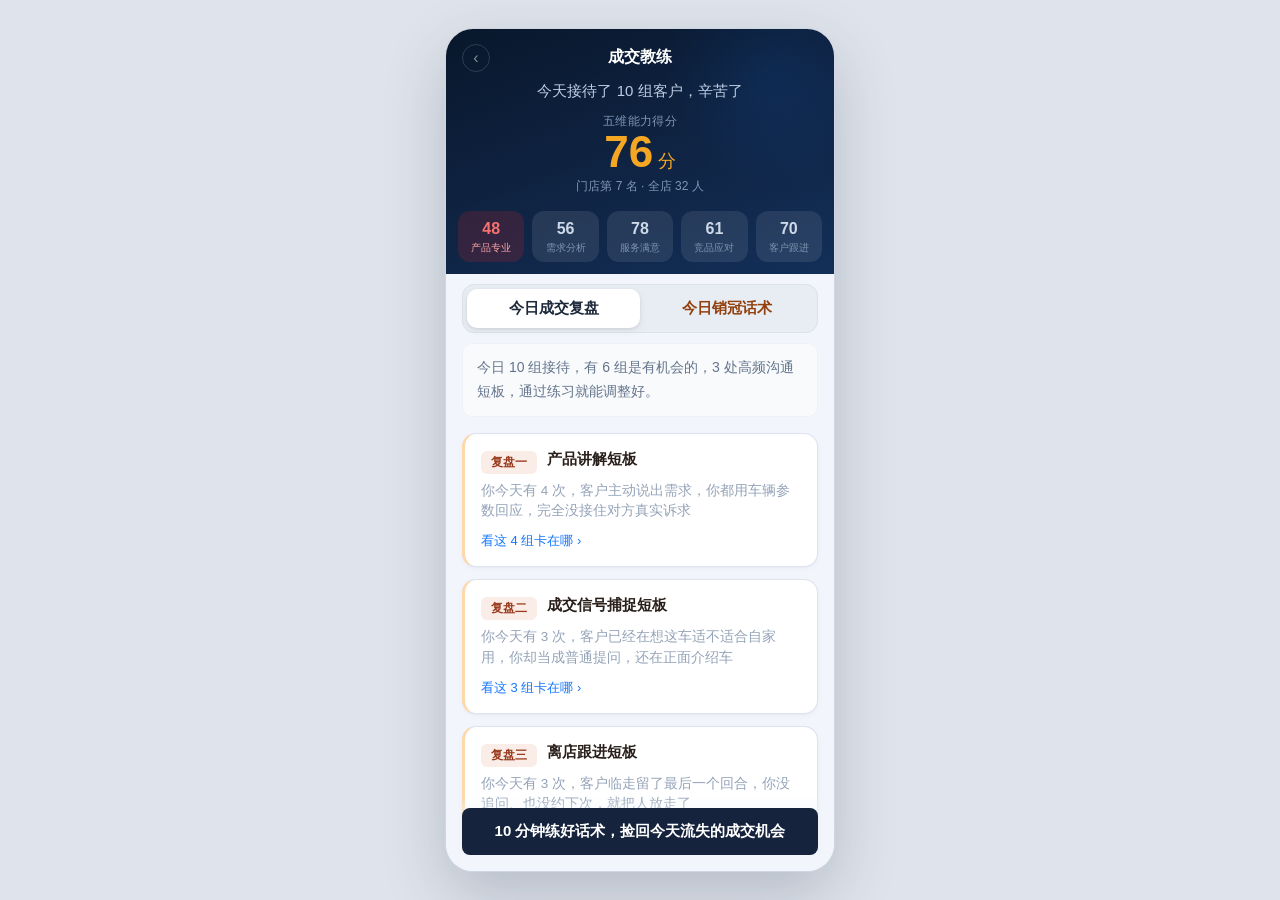
<file: 成交教练.html>
<!DOCTYPE html>
<html lang="zh-CN">
<head>
  <meta charset="UTF-8">
  <meta name="viewport" content="width=device-width, initial-scale=1, viewport-fit=cover, user-scalable=no">
  <meta name="description" content="成交教练 — AI 驱动导购精准诊断与提升">
  <meta name="theme-color" content="#071327">
  <title>成交教练</title>
  <style>
    /* ===== Design Tokens ===== */
    :root {
      --navy-950: #071327;
      --navy-900: #0b234a;
      --navy-800: #153a78;
      --primary: #1677FF;
      --primary-light: #EAF2FF;
      --accent:       #c2410c;
      --accent-soft:  #fff7ed;
      --accent-light: #ffedd5;
      --success: #10b981;
      --ink: #1e293b;
      --text: #334155;
      --muted: #94a3b8;
      --line: #e2e8f0;
      --page: #F2F6FC;
      --card: #fff;
      --card-border: #dde4f0;
      --shadow-sm: 0 1px 2px rgba(0,0,0,.035), 0 2px 8px rgba(0,0,0,.025);
      --shadow:    0 1px 3px rgba(0,0,0,.04), 0 4px 14px rgba(0,0,0,.04);
      --shadow-lg: 0 24px 64px rgba(20, 32, 52, .2);
      --radius-sm: 6px;
      --radius: 10px;
      --radius-lg: 14px;
      --radius-xl: 20px;
      --font: -apple-system, BlinkMacSystemFont, "PingFang SC", "Microsoft YaHei", sans-serif;
    }

    /* ===== Reset ===== */
    *, *::before, *::after { box-sizing: border-box; margin: 0; padding: 0; }
    html, body {
      min-height: 100%; background: #dfe4ec;
      font-family: var(--font); color: var(--ink);
      -webkit-font-smoothing: antialiased; -webkit-tap-highlight-color: transparent;
    }
    button { font: inherit; color: inherit; border: 0; background: none; cursor: pointer; -webkit-user-select: none; user-select: none; }
    button:focus-visible { outline: 2px solid var(--primary); outline-offset: 2px; border-radius: 4px; }

    /* ===== Phone Container ===== */
    .stage { min-height: 100vh; display: grid; place-items: center; padding: 18px; }
    .phone {
      position: relative; width: min(390px, 100vw); height: min(844px, calc(100vh - 36px));
      min-height: 700px; overflow: hidden; background: var(--page);
      border: 1px solid #cfd6e1; border-radius: 28px; box-shadow: var(--shadow-lg);
    }
    .scroll { height: 100%; overflow-y: auto; overscroll-behavior: contain; scrollbar-width: none; -webkit-overflow-scrolling: touch; }
    .scroll::-webkit-scrollbar { display: none; }

    /* ============================================
       HEADER BLOCK
       ============================================ */
    .coach-header-block {
      background: linear-gradient(160deg, #08172b 0%, #0f2342 50%, #132f58 100%);
      padding: 0;
      position: relative;
      overflow: hidden;
    }
    .coach-header-block::before {
      content: ""; position: absolute; top: -60px; right: -50px;
      width: 220px; height: 220px;
      background: radial-gradient(circle, rgba(22,119,255,.10) 0%, transparent 70%);
      pointer-events: none;
    }

    /* ---- Nav bar ---- */
    .coach-nav {
      position: relative; z-index: 1;
      display: flex; align-items: center; justify-content: center;
      padding: 18px 16px 0;
    }
    .coach-back {
      position: absolute; left: 16px;
      width: 28px; height: 28px; display: grid; place-items: center;
      color: rgba(255,255,255,.5); border: 1px solid rgba(255,255,255,.15);
      border-radius: 50%; font-size: 16px;
      transition: background 0.15s, color 0.15s;
    }
    .coach-back:active { background: rgba(255,255,255,.08); color: #fff; }
    .coach-nav-title { font-size: 16px; font-weight: 600; color: #fff; }

    /* ---- Greeting + Score ---- */
    .coach-hero-core {
      position: relative; z-index: 1;
      text-align: center; padding: 14px 18px 16px;
    }
    .coach-greet { font-size: 15px; font-weight: 500; color: #bccde4; }
    .coach-score-block { margin-top: 12px; }
    .coach-score-num { font-size: 44px; font-weight: 600; color: #f5a623; line-height: 1; }
    .coach-score-unit { font-size: 18px; color: #f5a623; font-weight: 500; }
    .coach-five-dim-label { font-size: 12px; color: #7e95b5; font-weight: 500; letter-spacing: .04em; }
    .coach-rank { font-size: 12px; color: #7e95b5; margin-top: 4px; }

    /* ---- Five-dimension chips ---- */
    .coach-dims {
      position: relative; z-index: 1;
      display: flex; gap: 8px; padding: 0 12px 12px;
    }
    .coach-dim {
      flex: 1; padding: 8px 4px 8px; text-align: center;
      border-radius: 12px;
      transition: transform 0.12s;
    }
    .coach-dim:active { transform: scale(.96); }
    .coach-dim-score { font-size: 16px; font-weight: 700; line-height: 1.2; }
    .coach-dim-label { font-size: 10px; margin-top: 3px; line-height: 1.3; }
    .coach-dim.weak { background: rgba(220,38,38,.18); }
    .coach-dim.weak .coach-dim-score { color: #f87171; }
    .coach-dim.weak .coach-dim-label { color: #fca5a5; }
    .coach-dim.normal { background: rgba(255,255,255,.09); }
    .coach-dim.normal .coach-dim-score { color: #cdd9e8; }
    .coach-dim.normal .coach-dim-label { color: #7e93b0; }

    /* ============================================
       BODY
       ============================================ */
    .coach-body { background: var(--page); padding-top: 10px; }

    /* ===== Segmented Tab ===== */
    .coach-tabs {
      display: flex;
      margin: 0 16px; padding: 4px;
      background: #e8ecf3; border: 1px solid #dde1e8;
      border-radius: 12px;
    }
    .coach-tab {
      flex: 1; padding: 10px 0; font-size: 15px; font-weight: 600;
      text-align: center; color: #475569;
      border-radius: 10px;
      transition: color .2s, background .2s, box-shadow .2s;
    }
    .coach-tab:active:not(.active) { background: rgba(255,255,255,.35); }
    .coach-tab.active {
      color: var(--ink); font-weight: 700;
      background: #fff; box-shadow: 0 1px 3px rgba(0,0,0,.08), 0 3px 10px rgba(0,0,0,.06);
    }

    /* 销冠 tab — 琥珀金色，始终有温度 */
    .coach-tab.coach-tab-champion { color: #92400e; }
    .coach-tab.coach-tab-champion.active {
      color: #b45309;
      background: #fff;
      box-shadow: 0 1px 3px rgba(180,83,9,.10), 0 3px 12px rgba(180,83,9,.12);
    }

    /* ===== Tab Panels ===== */
    .coach-pane { padding: 10px 16px 4px; }
    .coach-pane[hidden] { display: none; }

    /* ===== Unified Content Card ===== */
    .coach-content-card {
      background: var(--card); border: 1px solid var(--card-border);
      border-radius: 14px; padding: 4px 16px;
    }
    .coach-content-card > * { padding: 14px 0; }
    .coach-content-card > * + * { border-top: 1px solid #f1f5f9; }

    /* AI message line */
    .coach-ai-msg { font-size: 13px; color: var(--text); line-height: 1.7; }
    .coach-ai-msg b { color: var(--accent); font-weight: 600; }

    /* Case rows */
    .coach-case {}
    .coach-case-title { font-size: 14px; font-weight: 600; color: var(--ink); }
    .coach-case-num { color: var(--accent); font-weight: 700; }
    .coach-case-desc { font-size: 13px; color: var(--text); line-height: 1.6; margin-top: 5px; }

    /* Champion case rows */
    .coach-champ-item { background: var(--card); border: 1px solid var(--card-border); border-radius: 14px; padding: 16px; margin-bottom: 14px; box-shadow: var(--shadow); transition: transform 0.12s ease; }
    .coach-champ-item:active { transform: scale(.98); }
    .coach-champ-head { display: flex; align-items: center; justify-content: space-between; gap: 10px; margin-bottom: 10px; }
    .coach-champ-author { font-size: 12px; color: #5f6c80; font-weight: 600; }
    .coach-champ-deal-badge {
      display: inline-block; font-size: 10.5px; font-weight: 700;
      color: #92400e; background: linear-gradient(135deg, #fef3c7, #fde68a);
      padding: 2px 8px; border-radius: 12px; margin-left: 4px;
    }
    .coach-champ-learned { flex: 0 0 auto; font-size: 11px; color: #64748b; background: #f1f5f9; padding: 3px 10px; border-radius: 20px; font-weight: 600; }
    .coach-champ-quote { font-size: 16px; font-weight: 700; color: #78350f; line-height: 1.45; }
    .coach-champ-why { font-size: 12px; color: #64748b; line-height: 1.6; margin-top: 8px; }
    .coach-champ-why b { color: #475569; font-weight: 600; }
    .coach-champ-link { display: inline-flex; align-items: center; min-height: 32px; margin-top: 8px; padding: 0 2px; color: #b45309; font-size: 13px; font-weight: 600; cursor: pointer; transition: color 0.15s; }
    .coach-champ-link:active { color: #92400e; }

    /* "查看更多" 轻量入口卡片 */
    .coach-champ-more {
      display: flex; align-items: center; justify-content: center; gap: 6px;
      background: var(--card); border: 1px solid var(--card-border); border-radius: 14px;
      padding: 16px; font-size: 14px; font-weight: 600; color: #b45309;
      cursor: pointer; transition: background 0.15s, transform 0.12s;
    }
    .coach-champ-more:active { background: #f8fafc; transform: scale(.98); }

    /* Store badge on champion card */
    .champ-store-tag {
      display: inline-block; font-size: 10px; font-weight: 600;
      padding: 2px 8px; border-radius: 20px; margin-left: 6px; vertical-align: middle;
    }
    .champ-store-tag.baoan { color: #0b5cad; background: #e8f2ff; }
    .champ-store-tag.xixiang { color: #7c5d1e; background: #fef9ee; }

    /* CTA area */
    .coach-cta { padding: 16px 0 18px; text-align: center; }
    .coach-cta-prep {
      font-size: 12px; color: var(--muted); line-height: 1.6; margin-bottom: 12px;
    }
    .coach-cta-prep b { color: var(--ink); font-weight: 600; }
    .coach-cta-btn {
      width: 100%; padding: 14px; font-size: 15px; font-weight: 600;
      color: #fff; background: #0b234a;
      border-radius: 12px;
      box-shadow: 0 4px 14px rgba(11,35,74,.25);
      transition: background 0.15s, transform 0.12s;
    }
    .coach-cta-btn:active { background: #081b38; transform: scale(.98); }
    .coach-more-link {
      display: inline-block; margin-top: 16px; font-size: 12px; font-weight: 500; color: var(--muted);
      text-decoration: none;
      transition: color 0.15s;
    }
    .coach-more-link:active { color: var(--accent); }

    /* ===== Learning Summary ===== */
    .coach-summary-section { padding: 18px 16px 4px; }
    .coach-summary-card {
      background: var(--card); border: 1px solid var(--card-border);
      border-radius: 14px; overflow: hidden;
    }
    .coach-summary-title {
      font-size: 12px; font-weight: 600; color: var(--muted); letter-spacing: .04em;
      padding: 14px 16px 12px; text-transform: uppercase;
    }
    .coach-summary-divider { margin: 0 16px; height: 1px; background: #f1f5f9; }
    .coach-summary-row {
      font-size: 14px; color: var(--text);
      padding: 13px 16px; display: flex; justify-content: space-between; align-items: center;
    }
    .coach-summary-row + .coach-summary-row { border-top: 1px solid #f1f5f9; }
    .coach-summary-value { color: var(--ink); font-weight: 600; }

    /* ===== Bottom Buttons ===== */
    .coach-bottom-bar {
      display: flex; gap: 10px; padding: 14px 16px 24px;
    }
    .coach-bottom-btn {
      flex: 1; padding: 12px; font-size: 13px; font-weight: 500;
      color: var(--muted); background: var(--card);
      border: 1px solid var(--card-border); border-radius: 22px;
      text-align: center;
      transition: background 0.15s, border-color 0.15s;
    }
    .coach-bottom-btn:active { background: #f8fafc; border-color: #cbd5e1; }

    /* ===== Responsive ===== */
    @media (max-width: 430px) {
      .stage { padding: 0; }
      .phone { width: 100vw; height: 100vh; height: 100dvh; min-height: 0; border: 0; border-radius: 0; box-shadow: none; }
    }

    /* ===== Tab A — 今日成交复盘 Redesign ===== */
    .coach-intro {
      font-size: 14px; color: #64748b; line-height: 1.7; margin-bottom: 16px;
      background: #f8fafc; border-radius: 10px; padding: 12px 14px;
      border: 1px solid #eef2f6;
    }

    .coach-insight-card {
      background: var(--card); border: 1px solid var(--card-border);
      border-left: 3px solid #fed7aa;
      border-radius: 14px; padding: 16px; margin-bottom: 12px;
      box-shadow: var(--shadow-sm); overflow: hidden;
      transition: box-shadow 0.25s ease;
    }
    .coach-insight-card.expanded {
      box-shadow: var(--shadow);
    }

    .coach-insight-label {
      display: inline-block; background: #faece7; color: #993c1d;
      font-size: 12px; font-weight: 600; padding: 3px 10px;
      border-radius: 6px;
    }
    .coach-insight-head {
      display: flex; align-items: center; gap: 10px; margin-bottom: 6px;
    }
    .coach-insight-head .coach-insight-label { flex: 0 0 auto; white-space: nowrap; }
    .coach-insight-title {
      font-size: 15px; font-weight: 700; color: #2a201b; margin-bottom: 6px;
    }
    .coach-insight-subtitle {
      font-size: 13.5px; color: var(--muted); line-height: 1.5; margin-bottom: 10px;
    }
    .coach-insight-entry {
      display: inline-flex; align-items: center; gap: 4px;
      font-size: 13px; font-weight: 500; color: var(--primary);
      cursor: pointer; transition: color 0.15s; user-select: none;
    }
    .coach-insight-entry:active { color: #0d5fd9; }

    .coach-insight-expanded {
      max-height: 0; opacity: 0; overflow: hidden;
      transition: max-height 0.35s cubic-bezier(0.4, 0, 0.2, 1), opacity 0.25s ease, margin-top 0.25s ease;
      margin-top: 0;
    }
    .coach-insight-card.expanded .coach-insight-expanded {
      max-height: 800px; opacity: 1; margin-top: 12px;
    }

    .coach-snippet {
      background: #f1f5f9; border-radius: 8px; padding: 12px;
    }
    .coach-snippet-header {
      display: flex; justify-content: space-between; align-items: center; margin-bottom: 10px;
    }
    .coach-snippet-customer {
      font-size: 13px; color: var(--ink); font-weight: 600;
    }
    .coach-snippet-audio {
      display: flex; align-items: center; gap: 4px;
      font-size: 13px; color: var(--primary); cursor: pointer; font-weight: 500;
      transition: color 0.15s;
    }
    .coach-snippet-audio:active { color: #0d5fd9; }

    .coach-snippet-said {
      font-size: 13px; margin-bottom: 8px; line-height: 1.55;
    }
    .coach-snippet-said .label-she {
      color: #64748b; font-weight: 600; margin-right: 4px;
    }
    .coach-snippet-said .label-you {
      color: #993c1d; font-weight: 600; margin-right: 4px;
    }

    .coach-snippet-note {
      font-size: 12px; color: #94a3b8; line-height: 1.5; margin-bottom: 10px;
    }
    .coach-snippet-divider {
      height: 1px; background: #e2e8f0; margin: 10px 0;
    }
    .coach-snippet-champion {
      font-size: 13px; line-height: 1.55; margin-bottom: 2px;
    }
    .coach-snippet-champion .label-champion {
      color: #0f6e56; font-weight: 600; margin-right: 4px;
    }

    .coach-snippet-more {
      display: inline-flex; align-items: center; gap: 4px;
      font-size: 13px; color: var(--primary); font-weight: 500;
      cursor: pointer; margin-top: 2px; transition: color 0.15s;
    }
    .coach-snippet-more:active { color: #0d5fd9; }

    /* ===== 三步推荐话术卡片 ===== */
    .coach-script-steps {
      background: #f8fafc; border-radius: 10px; overflow: hidden;
      margin-top: 2px;
    }
    .coach-script-steps-header {
      font-size: 11px; font-weight: 600; color: #94a3b8;
      padding: 12px 14px 6px;
      letter-spacing: .03em;
    }
    .coach-script-step {
      padding: 0 14px;
    }
    .coach-script-step + .coach-script-step { padding-top: 10px; }
    .coach-script-step:last-child { padding-bottom: 14px; }

    .coach-step-head {
      display: flex; align-items: center; gap: 6px; margin-bottom: 2px;
    }
    .coach-step-num {
      width: 18px; height: 18px; border-radius: 50%;
      display: grid; place-items: center;
      font-size: 10px; font-weight: 700; color: #fff; flex-shrink: 0;
    }
    .coach-step-num.s1 { background: #f59e0b; }
    .coach-step-num.s2 { background: #1677FF; }
    .coach-step-num.s3 { background: #10b981; }
    .coach-step-label {
      font-size: 12px; font-weight: 700; color: var(--ink);
    }
    .coach-step-hint {
      font-size: 11px; color: #94a3b8; margin-bottom: 6px;
      margin-left: 24px; line-height: 1.4;
    }
    .coach-step-text {
      font-size: 13px; color: var(--text); line-height: 1.6;
      margin-left: 24px;
      background: #fff; border-radius: 8px; padding: 10px 12px;
      border: 1px solid #eef1f5; border-left: 3px solid #e2e8f0;
    }
    .coach-step-text.step-1 { border-left-color: #f59e0b; }
    .coach-step-text.step-2 { border-left-color: #1677FF; }
    .coach-step-text.step-3 { border-left-color: #10b981; }

    .coach-collapse-toggle {
      display: block; width: 100%; text-align: center;
      font-size: 13px; color: #94a3b8; padding: 8px 0 2px;
      cursor: pointer; transition: color 0.15s; user-select: none;
    }
    .coach-collapse-toggle:active { color: #64748b; }

    .coach-brief {
      font-size: 13px; color: #94a3b8; line-height: 1.6; margin-bottom: 10px; text-align: center;
    }

    .coach-sticky-bar {
      position: sticky; bottom: 0; z-index: 10;
      padding: 12px 0 16px;
      background: linear-gradient(to top, var(--page) 60%, transparent 100%);
    }
    .coach-action-btn {
      display: block; width: 100%; padding: 14px;
      font-size: 15px; font-weight: 700; color: #fff;
      background: #16233d; border: none; border-radius: 8px;
      cursor: pointer; text-align: center;
      transition: background 0.15s, transform 0.12s;
    }
    .coach-action-btn:active { background: #0f1a2e; transform: scale(0.98); }
  </style>
</head>
<body>
  <main class="stage">
    <div class="phone" role="application" aria-label="成交教练">

      <div class="scroll">

        <!-- ===== NAVY HEADER BLOCK ===== -->
        <header class="coach-header-block">
          <div class="coach-nav">
            <button class="coach-back" onclick="window.history.length>1?history.back():location.href='mg-ai-sales-coach-mobile.html'" aria-label="返回">‹</button>
            <span class="coach-nav-title">成交教练</span>
          </div>

          <div class="coach-hero-core">
            <p class="coach-greet">今天接待了 10 组客户，辛苦了</p>
            <div class="coach-score-block" onclick="openDimensionDetail('overview')" style="cursor:pointer">
              <div class="coach-five-dim-label">五维能力得分</div>
              <span class="coach-score-num">76</span>
              <span class="coach-score-unit">分</span>
            </div>
            <div class="coach-rank">门店第 7 名 · 全店 32 人</div>
          </div>

          <div class="coach-dims">
            <div class="coach-dim weak" onclick="openDimensionDetail('product')" style="cursor:pointer">
              <div class="coach-dim-score">48</div>
              <div class="coach-dim-label">产品专业</div>
            </div>
            <div class="coach-dim normal" onclick="openDimensionDetail('needs')" style="cursor:pointer">
              <div class="coach-dim-score">56</div>
              <div class="coach-dim-label">需求分析</div>
            </div>
            <div class="coach-dim normal" onclick="openDimensionDetail('service')" style="cursor:pointer">
              <div class="coach-dim-score">78</div>
              <div class="coach-dim-label">服务满意</div>
            </div>
            <div class="coach-dim normal" onclick="openDimensionDetail('compete')" style="cursor:pointer">
              <div class="coach-dim-score">61</div>
              <div class="coach-dim-label">竞品应对</div>
            </div>
            <div class="coach-dim normal" onclick="openDimensionDetail('followup')" style="cursor:pointer">
              <div class="coach-dim-score">70</div>
              <div class="coach-dim-label">客户跟进</div>
            </div>
          </div>
        </header>

        <!-- ===== BODY ===== -->
        <div class="coach-body">

          <!-- Tabs -->
          <div class="coach-tabs">
            <button class="coach-tab active" id="tabA" onclick="switchTab('A')">今日成交复盘</button>
            <button class="coach-tab coach-tab-champion" id="tabB" onclick="switchTab('B')">今日销冠话术</button>
          </div>

          <!-- ===== TAB A — 今日成交复盘 ===== -->
          <div class="coach-pane" id="paneA">

            <!-- 引入文案 -->
            <p class="coach-intro">今日 10 组接待，有 6 组是有机会的，3 处高频沟通短板，通过练习就能调整好。</p>

            <!-- 复盘卡片 1 -->
            <div class="coach-insight-card" id="coach-insight-card-card-1">
              <div class="coach-insight-head">
                <span class="coach-insight-label">复盘一</span>
                <div class="coach-insight-title">产品讲解短板</div>
              </div>
              <div class="coach-insight-subtitle">你今天有 4 次，客户主动说出需求，你都用车辆参数回应，完全没接住对方真实诉求</div>
              <span class="coach-insight-entry" onclick="toggleCard('card-1')">看这 4 组卡在哪 ›</span>
              <div class="coach-insight-expanded">
                <div class="coach-snippet">
                  <div class="coach-snippet-header">
                    <span class="coach-snippet-customer">带娃的姐姐 · 今日 14:20 到店</span>
                  </div>
                  <div class="coach-snippet-said"><span class="label-she">她说：</span>"后排坐得下我们一家人不？"</div>
                  <div class="coach-snippet-said"><span class="label-you">你说：</span>"后备厢 540 升，同级最大。"</div>
                  <div class="coach-snippet-note">→ 她问的是装不装得下一家人，你答了个数字</div>
                  <div class="coach-snippet-divider"></div>
                  <div class="coach-script-steps">
                    <div class="coach-script-steps-header">📋 推荐话术 · 门店三步法</div>
                    <div class="coach-script-step">
                      <div class="coach-step-head">
                        <span class="coach-step-num s1">1</span>
                        <span class="coach-step-label">共情赞美铺垫</span>
                      </div>
                      <div class="coach-step-hint">先接住客户感受，建立信任</div>
                      <div class="coach-step-text step-1">"姐，您特意问后排坐不坐得下，一听就是真心为家人着想——买车的初衷不就是让一家老小都舒服嘛。"</div>
                    </div>
                    <div class="coach-script-step">
                      <div class="coach-step-head">
                        <span class="coach-step-num s2">2</span>
                        <span class="coach-step-label">产品卖点 + 场景讲解</span>
                      </div>
                      <div class="coach-step-hint">参数翻译成客户生活场景</div>
                      <div class="coach-step-text step-2">"咱这车轴距2712mm，后排地板几乎纯平，儿童座椅装两边，中间坐大人也不挤。后备厢540升，婴儿车竖着放，旁边还能塞两箱牛奶——这就是您家周末出门的样子。"</div>
                    </div>
                    <div class="coach-script-step">
                      <div class="coach-step-head">
                        <span class="coach-step-num s3">3</span>
                        <span class="coach-step-label">引导客户认同</span>
                      </div>
                      <div class="coach-step-hint">用行动/提问收尾，让客户确认</div>
                      <div class="coach-step-text step-3">"您上车坐进去试试，靠背角度能调，调到您家人最舒服的位置。买车得全家都满意，您说是吧？回头带嫂子也来感受一下。"</div>
                    </div>
                  </div>
                  <span class="coach-snippet-more" onclick="loadMoreSimilar('card-1')">还有 3 组类似的 ›</span>
                </div>
                <span class="coach-collapse-toggle" onclick="toggleCard('card-1')">收起 ▴</span>
              </div>
            </div>

            <!-- 复盘卡片 2 -->
            <div class="coach-insight-card" id="coach-insight-card-card-2">
              <div class="coach-insight-head">
                <span class="coach-insight-label">复盘二</span>
                <div class="coach-insight-title">成交信号捕捉短板</div>
              </div>
              <div class="coach-insight-subtitle">你今天有 3 次，客户已经在想这车适不适合自家用，你却当成普通提问，还在正面介绍车</div>
              <span class="coach-insight-entry" onclick="toggleCard('card-2')">看这 3 组卡在哪 ›</span>
              <div class="coach-insight-expanded">
                <div class="coach-snippet">
                  <div class="coach-snippet-header">
                    <span class="coach-snippet-customer">带媳妇的哥 · 今日 16:05 到店</span>
                  </div>
                  <div class="coach-snippet-said"><span class="label-she">她说：</span>"这后备厢，放得下婴儿车不？"</div>
                  <div class="coach-snippet-said"><span class="label-you">你说：</span>"咱这底盘用的是……"（讲起安全）</div>
                  <div class="coach-snippet-note">→ 她已经在想这车适不适合自家了，你还在介绍车</div>
                  <div class="coach-snippet-divider"></div>
                  <div class="coach-script-steps">
                    <div class="coach-script-steps-header">📋 推荐话术 · 门店三步法</div>
                    <div class="coach-script-step">
                      <div class="coach-step-head">
                        <span class="coach-step-num s1">1</span>
                        <span class="coach-step-label">共情赞美铺垫</span>
                      </div>
                      <div class="coach-step-hint">先接住客户感受，建立信任</div>
                      <div class="coach-step-text step-1">"哥，您问婴儿车放不放得下——家里是有宝宝了吧？这个阶段买车，空间和安全是第一位的，我特别理解。"</div>
                    </div>
                    <div class="coach-script-step">
                      <div class="coach-step-head">
                        <span class="coach-step-num s2">2</span>
                        <span class="coach-step-label">产品卖点 + 场景讲解</span>
                      </div>
                      <div class="coach-step-hint">参数翻译成客户生活场景</div>
                      <div class="coach-step-text step-2">"后备厢开口特别大、地台也低，弯腰抱娃往里放东西不费劲。后排装安全座椅后，嫂子坐旁边照顾也方便——这些细节，带娃出门才知道多重要。"</div>
                    </div>
                    <div class="coach-script-step">
                      <div class="coach-step-head">
                        <span class="coach-step-num s3">3</span>
                        <span class="coach-step-label">引导客户认同</span>
                      </div>
                      <div class="coach-step-hint">用行动/提问收尾，让客户确认</div>
                      <div class="coach-step-text step-3">"婴儿车我帮您拿进来实际放一下？让嫂子一起看，她用着顺手才是真的好——现在试好了，提车那天直接装上就回家了。"</div>
                    </div>
                  </div>
                  <span class="coach-snippet-more" onclick="loadMoreSimilar('card-2')">还有 2 组类似的 ›</span>
                </div>
                <span class="coach-collapse-toggle" onclick="toggleCard('card-2')">收起 ▴</span>
              </div>
            </div>

            <!-- 复盘卡片 3 -->
            <div class="coach-insight-card" id="coach-insight-card-card-3">
              <div class="coach-insight-head">
                <span class="coach-insight-label">复盘三</span>
                <div class="coach-insight-title">离店跟进短板</div>
              </div>
              <div class="coach-insight-subtitle">你今天有 3 次，客户临走留了最后一个回合，你没追问、也没约下次，就把人放走了</div>
              <span class="coach-insight-entry" onclick="toggleCard('card-3')">看这 3 组卡在哪 ›</span>
              <div class="coach-insight-expanded">
                <div class="coach-snippet">
                  <div class="coach-snippet-header">
                    <span class="coach-snippet-customer">看半天的小伙子 · 今日 15:10 到店</span>
                  </div>
                  <div class="coach-snippet-said"><span class="label-she">他说：</span>"行，我再看看，没什么问题了。"</div>
                  <div class="coach-snippet-said"><span class="label-you">你说：</span>"好的。"</div>
                  <div class="coach-snippet-note">→ "再看看"是最后一个回合，一句"好的"就把人送出门了</div>
                  <div class="coach-snippet-divider"></div>
                  <div class="coach-script-steps">
                    <div class="coach-script-steps-header">📋 推荐话术 · 门店三步法</div>
                    <div class="coach-script-step">
                      <div class="coach-step-head">
                        <span class="coach-step-num s1">1</span>
                        <span class="coach-step-label">共情赞美铺垫</span>
                      </div>
                      <div class="coach-step-hint">先接住客户感受，建立信任</div>
                      <div class="coach-step-text step-1">"哥您看了这么久，说明是真心想买——买大件就该多看看，这是对自己负责，我特别理解。"</div>
                    </div>
                    <div class="coach-script-step">
                      <div class="coach-step-head">
                        <span class="coach-step-num s2">2</span>
                        <span class="coach-step-label">产品卖点 + 场景讲解</span>
                      </div>
                      <div class="coach-step-hint">参数翻译成客户生活场景</div>
                      <div class="coach-step-text step-2">"我帮您把刚才看的几个配置和落地价都理出来，您回去慢慢对比。咱店明天有台同配置试驾车回来——开一圈比看十遍都管用，试完心里更有底。"</div>
                    </div>
                    <div class="coach-script-step">
                      <div class="coach-step-head">
                        <span class="coach-step-num s3">3</span>
                        <span class="coach-step-label">引导客户认同</span>
                      </div>
                      <div class="coach-step-hint">用行动/提问收尾，让客户确认</div>
                      <div class="coach-step-text step-3">"加个微信，试驾车一到我第一个留给您。到时候带家人一起来——一家人坐车上感受一圈，比您一个人拿主意省心多了。我把油耗和保养费用一起发您，您算算每天花多少钱就清楚了。"</div>
                    </div>
                  </div>
                  <span class="coach-snippet-more" onclick="loadMoreSimilar('card-3')">还有 2 组类似的 ›</span>
                </div>
                <span class="coach-collapse-toggle" onclick="toggleCard('card-3')">收起 ▴</span>
              </div>
            </div>

            <!-- 行动按钮（悬浮置底） -->
            <div class="coach-sticky-bar">
              <button class="coach-action-btn" onclick="location.href='product-explanation.html'">10 分钟练好话术，捡回今天流失的成交机会</button>
            </div>

          </div>

          <!-- ===== TAB B ===== -->
          <div class="coach-pane" id="paneB" hidden>

              <p class="coach-intro">今日精选 3 段销冠成交话术，看看别人做对了什么</p>

              <div class="coach-champ-item">
                <div class="coach-champ-head">
                  <span class="coach-champ-author">小李<span class="coach-champ-deal-badge">今日成交 2 单</span><span class="champ-store-tag baoan">宝安店</span></span>
                  <span class="coach-champ-learned">本店已有 9 人学过</span>
                </div>
                <div class="coach-champ-quote">多聊带娃生活，少报车子参数，客户觉得我懂她，当场就定车</div>
                <div class="coach-champ-why"><b>核心成交原因：</b>接待宝妈客户时，我不跟她讲枯燥配置，专门聊带娃出门的难处，她能感受到我站在她角度考虑，不用我催，主动问怎么订车。</div>
                <a class="coach-champ-link" href="champion-case-detail.html?case=1" aria-label="查看小李带娃客户单完整拆解">看完整拆解</a>
              </div>

              <div class="coach-champ-item">
                <div class="coach-champ-head">
                  <span class="coach-champ-author">李晨<span class="coach-champ-deal-badge">今日成交 2 单</span><span class="champ-store-tag baoan">宝安店</span></span>
                  <span class="coach-champ-learned">本店已有 7 人学过</span>
                </div>
                <div class="coach-champ-quote">先跟客户唠几句家常，客户放下防备，自己把用车需求全说出来</div>
                <div class="coach-champ-why"><b>核心成交原因：</b>遇到不爱说话的客户，我先聊家里几口人、平时去哪玩，等客户放松了，才会愿意讲真实想买车的诉求，后面推荐车型完全不踩雷。</div>
                <a class="coach-champ-link" href="champion-case-detail.html?case=2" aria-label="查看李晨需求挖掘单完整拆解">看完整拆解</a>
              </div>

              <div class="coach-champ-item">
                <div class="coach-champ-head">
                  <span class="coach-champ-author">阿强<span class="coach-champ-deal-badge">今日成交 1 单</span><span class="champ-store-tag xixiang">西乡店</span></span>
                  <span class="coach-champ-learned">本店已有 11 人学过</span>
                </div>
                <div class="coach-champ-quote">先讲优惠可退打消顾虑，客户心里踏实了，才愿意当场锁单</div>
                <div class="coach-champ-why"><b>核心成交原因：</b>客户纠结不敢下单时，我先跟他说明订车没有风险、优惠可退，消除他的顾虑后，再讲购车政策，很容易当场成交。</div>
                <a class="coach-champ-link" href="champion-case-detail.html?case=3" aria-label="查看阿强逼单成交单完整拆解">看完整拆解</a>
              </div>

              <div class="coach-champ-more" onclick="showToast('待完善')">
                查看更多销冠话术 →
              </div>


          </div>

          <!-- ===== 学习小结 ===== -->
          <div class="coach-summary-section">
            <div class="coach-summary-card">
              <div class="coach-summary-title">今日学习小结</div>
              <div class="coach-summary-divider"></div>
              <div class="coach-summary-row"><span>学习时长</span><span class="coach-summary-value">22 分钟</span></div>
              <div class="coach-summary-row"><span>学习次数</span><span class="coach-summary-value">5 次</span></div>
              <div class="coach-summary-row"><span>门店学习排名</span><span class="coach-summary-value">第 12 名</span></div>
            </div>
          </div>

        </div><!-- /coach-body -->

        <!-- ===== 底部按钮 ===== -->
        <div class="coach-bottom-bar">
          <button class="coach-bottom-btn" onclick="location.href='learn-record.html'">学习记录</button>
          <button class="coach-bottom-btn" onclick="location.href='hq-materials.html'">总部学习资料</button>
        </div>

      </div><!-- /scroll -->

      <!-- ===== 五维内页 Overlay ===== -->
      <div class="dimension-overlay" id="dimensionDetail">
        <header class="dimension-head">
          <button class="dimension-back" onclick="closeDimensionDetail()" aria-label="返回成交教练首页">‹ 返回</button>
          <h2 class="dimension-title" id="dimensionTitle">五维能力</h2>
          <span style="width:44px"></span>
        </header>
        <div class="dimension-body" id="dimensionBody"></div>
      </div>
    </div><!-- /phone -->
  </main>

  <!-- Toast -->
  <div class="toast" id="toast" role="status" aria-live="polite" aria-atomic="true"></div>

  <style>
    /* ===== 五维内页 Overlay ===== */
    .dimension-overlay {
      position: absolute; inset: 0; z-index: 50;
      background: var(--page);
      transform: translateX(105%);
      transition: transform 0.32s cubic-bezier(0.4, 0, 0.2, 1);
      display: flex; flex-direction: column;
      overflow: hidden;
    }
    .dimension-overlay.open { transform: translateX(0); }

    .dimension-head {
      display: flex; align-items: center; justify-content: space-between;
      padding: 18px 16px;
      background: linear-gradient(160deg, #08172b 0%, #0f2342 50%, #132f58 100%);
      color: #fff; flex-shrink: 0;
    }
    .dimension-back {
      width: auto; height: auto; border-radius: 20px;
      padding: 6px 14px; font-size: 14px; font-weight: 500;
      color: rgba(255,255,255,.75); background: rgba(255,255,255,.08);
      border: 1px solid rgba(255,255,255,.12);
      display: flex; align-items: center; gap: 2px;
      transition: background 0.15s, color 0.15s;
    }
    .dimension-back:active { background: rgba(255,255,255,.14); color: #fff; }
    .dimension-title { font-size: 16px; font-weight: 600; }

    .dimension-body {
      flex: 1; overflow-y: auto; padding: 16px;
      -webkit-overflow-scrolling: touch;
    }

    /* Overview card */
    .dim-overview-card {
      background: var(--card); border: 1px solid var(--card-border);
      border-radius: 14px; padding: 18px 16px; margin-bottom: 12px;
    }
    .dim-overview-header {
      display: flex; align-items: center; justify-content: space-between; margin-bottom: 14px;
    }
    .dim-overview-header h3 { font-size: 15px; font-weight: 600; color: var(--ink); }
    .dim-big-score {
      font-size: 32px; font-weight: 700; padding: 8px 16px; border-radius: 12px;
    }

    .dim-row {
      display: flex; align-items: center; gap: 10px; padding: 11px 0;
      border-bottom: 1px solid #f8fafc; cursor: pointer;
      transition: background 0.12s;
    }
    .dim-row:last-child { border-bottom: none; }
    .dim-row:active { background: #fafbfc; margin: 0 -8px; padding-left: 8px; padding-right: 8px; border-radius: 8px; }

    .dim-row-label { font-size: 13px; font-weight: 500; color: var(--text); min-width: 56px; }
    .dim-track {
      flex: 1; height: 6px; background: #e2e8f0; border-radius: 3px; overflow: hidden;
    }
    .dim-fill { height: 100%; border-radius: 3px; transition: width 0.4s ease; }
    .dim-row-score { font-size: 13px; font-weight: 700; color: var(--ink); min-width: 28px; text-align: right; }
    .dim-row-arrow { font-size: 13px; color: var(--muted); min-width: 16px; text-align: right; }

    /* Detail card */
    .dim-detail-card {
      background: var(--card); border: 1px solid var(--card-border);
      border-radius: 14px; padding: 18px 16px; margin-bottom: 12px;
    }
    .dim-detail-head {
      display: flex; align-items: center; justify-content: space-between; margin-bottom: 16px;
    }
    .dim-detail-head h3 { font-size: 15px; font-weight: 600; color: var(--ink); }
    .dim-detail-head .dim-big-score { font-size: 28px; }

    .sub-score-row {
      display: flex; align-items: center; gap: 10px; padding: 10px 0;
      border-bottom: 1px solid #f8fafc;
    }
    .sub-score-row:last-child { border-bottom: none; }
    .sub-score-row span:first-child { font-size: 13px; color: var(--text); min-width: 64px; }
    .sub-score-row strong { font-size: 13px; color: var(--ink); min-width: 26px; text-align: right; }

    .dim-fragment-card {
      background: var(--card); border: 1px solid var(--card-border);
      border-radius: 14px; padding: 18px 16px; margin-bottom: 12px;
    }
    .dim-fragment-card h4 { font-size: 14px; font-weight: 600; color: var(--ink); margin-bottom: 4px; }
    .dim-fragment-card .dim-fragment-sub { font-size: 12px; color: var(--muted); margin-bottom: 14px; }

    .fragment-line {
      padding: 8px 10px; margin-bottom: 4px; border-radius: 8px;
      font-size: 13px; line-height: 1.6; background: #f8fafc;
    }
    .fragment-line.issue { background: #fef2f2; border-left: 3px solid #ef4444; }
    .fragment-line .role { font-weight: 600; color: var(--muted); }

    /* Retail Master suggestion cards */
    .dim-master-section { margin-bottom: 12px; }
    .dim-master-section-title {
      font-size: 13px; font-weight: 700; color: var(--ink);
      margin-bottom: 10px; display: flex; align-items: center; gap: 6px;
    }

    .dim-suggestion-card {
      background: var(--card); border: 1px solid var(--card-border);
      border-radius: 14px; padding: 16px; margin-bottom: 10px;
    }
    .dim-suggestion-card h4 {
      font-size: 13px; font-weight: 700; margin-bottom: 10px;
      display: flex; align-items: center; gap: 6px;
    }
    .dim-suggestion-card h4.strength { color: #10b981; }
    .dim-suggestion-card h4.improve { color: #f59e0b; }
    .dim-suggestion-card h4.weakness { color: #ef4444; }

    .dim-suggestion-item {
      padding: 10px 0; border-bottom: 1px solid #f8fafc;
    }
    .dim-suggestion-item:last-child { border-bottom: none; }
    .dim-suggestion-item .dim-sug-title {
      font-size: 13px; font-weight: 600; color: var(--ink); margin-bottom: 3px;
    }
    .dim-suggestion-item .dim-sug-desc {
      font-size: 12px; color: var(--text); line-height: 1.6;
    }

    /* Sub-detail improvement list */
    .dim-improve-card {
      background: var(--card); border: 1px solid var(--card-border);
      border-radius: 14px; padding: 18px 16px; margin-bottom: 12px;
    }
    .dim-improve-card h4 {
      font-size: 14px; font-weight: 700; color: var(--ink); margin-bottom: 4px;
      display: flex; align-items: center; gap: 6px;
    }
    .dim-improve-card .dim-improve-sub {
      font-size: 12px; color: var(--muted); margin-bottom: 14px;
    }
    .dim-improve-item {
      display: flex; gap: 10px; padding: 10px 0; border-bottom: 1px solid #f8fafc;
    }
    .dim-improve-item:last-child { border-bottom: none; }
    .dim-improve-num {
      flex-shrink: 0; width: 22px; height: 22px;
      background: #eef2ff; color: #6366f1; border-radius: 50%;
      font-size: 11px; font-weight: 700;
      display: flex; align-items: center; justify-content: center;
    }
    .dim-improve-item .dim-improve-text {
      font-size: 13px; color: var(--text); line-height: 1.65; flex: 1;
    }

    .dim-back-home {
      display: block; width: 100%; padding: 14px; margin-top: 8px; margin-bottom: 24px;
      font-size: 14px; font-weight: 600; color: var(--muted);
      background: var(--card); border: 1px solid var(--card-border);
      border-radius: 12px; text-align: center;
      transition: background 0.15s;
    }
    .dim-back-home:active { background: #f8fafc; }

    /* Prevent body scroll when overlay is open */
    .phone.dim-open { overflow: hidden; }
    .phone.dim-open .scroll { overflow: hidden; }

    .toast {
      position: fixed; z-index: 100; left: 50%; bottom: 100px; max-width: 82%;
      padding: 10px 16px; color: #fff; background: rgba(14,24,41,.92);
      backdrop-filter: blur(8px); -webkit-backdrop-filter: blur(8px);
      border-radius: 22px; font-size: 13px; font-weight: 500; text-align: center;
      font-family: var(--font);
      opacity: 0; pointer-events: none;
      transform: translate(-50%, 12px);
      transition: opacity 0.25s ease, transform 0.25s cubic-bezier(0.34, 1.56, 0.64, 1);
    }
    .toast.show { opacity: 1; transform: translate(-50%, 0); }
  </style>

  <script>
    // ===== 五维数据 =====
    var DIMENSION_DATA = {
      overview: {
        name: '五维能力',
        score: 76,
        color: '#f5a623',
        subs: [
          { key: 'product', name: '产品专业', score: 48, color: '#ef4444' },
          { key: 'needs',   name: '需求分析', score: 56, color: '#f97316' },
          { key: 'service', name: '服务满意', score: 78, color: '#1677FF' },
          { key: 'compete', name: '竞品应对', score: 61, color: '#1677FF' },
          { key: 'followup',name: '客户跟进', score: 70, color: '#1677FF' }
        ],
        strengths: [
          { title: '服务意识突出', desc: '接待礼仪和试驾体验均超 75 分，客户到店体验好，具备销冠的服务底色。' },
          { title: '跟进节奏在线', desc: '知道约定下次联系时间，能主动给出带家人到店的钩子，成交闭环意识强。' },
          { title: '问题响应及时', desc: '面对客户提问不躲闪，能快速给出回应，不会让客户等或冷场。' }
        ],
        improvements: [
          { title: '从「报参数」转向「讲场景」', desc: '多组客户在聊生活需求时，你直接跳到车辆数据。先共情、再追问、最后用参数佐证。' },
          { title: '竞品对比要有具体锚点', desc: '不要泛泛说"我们更好"，准备 3 个核心差异点，用数字和场景讲故事。' },
          { title: '成交信号识别需加强', desc: '客户已经在想这车适不适合自家了，这就是最佳逼单时机，别继续介绍车。' }
        ],
        weaknesses: [
          { title: '产品专业知识（48 分）', desc: '车辆参数知识和竞品对比能力是最大短板，客户一问深就露怯，需要系统补课。' },
          { title: '需求分析偏弱（56 分）', desc: '倾听和提问挖掘低于 60 分，容易答非所问，客户说东你答西。' },
          { title: '竞品应对模糊（61 分）', desc: '面对比价时回应空泛，没有形成自己的差异化话术体系，容易被客户带节奏。' }
        ]
      },
      product: {
        name: '产品专业',
        score: 48,
        color: '#ef4444',
        subs: [
          ['车辆参数知识', 52],
          ['竞品对比能力', 41],
          ['技术讲解转化', 38],
          ['配置适配推荐', 55]
        ],
        fragment: [
          ['客户', '这车油耗多少个？市区开的话。', false],
          ['你', '我们这款车综合油耗 5.8L，用的是最新的蓝芯发动机，热效率 41%。', true],
          ['客户', '哦……那和比亚迪秦比呢？', false],
          ['你', '这个不好直接比，每个品牌技术路线不一样。', true]
        ],
        suggestions: [
          '客户问油耗时，先反问"您每天大概开多少公里？主要走什么路？"再用实际油费帮客户算账，而不是直接报官方数据。',
          '竞品对比不要回避，可以说"秦确实省油，我们的优势在于底盘质感和智能座舱"，然后自然转到自己车的亮点。',
          '练习「参数→场景」的转化：每个参数背后对应一个客户利益点，比如"热效率 41%"→"同样一箱油多跑 80 公里"。',
          '每天花 10 分钟背 3 个核心竞品的 3 个关键差异点，遇到对比时脱口而出。'
        ]
      },
      needs: {
        name: '需求分析',
        score: 56,
        color: '#f97316',
        subs: [
          ['倾听理解', 62],
          ['提问挖掘', 48],
          ['需求确认', 55],
          ['家庭决策洞察', 42]
        ],
        fragment: [
          ['客户', '后排坐得下我们一家人不？', false],
          ['你', '后备厢 540 升，同级最大。', true],
          ['客户', '我问的是坐人……', false],
          ['你', '哦，后排空间也很大的，轴距 2710。', true]
        ],
        suggestions: [
          '先回应客户感受再报数据：客户问"坐不坐得下"，先问"您家几口人？常带老人不？"再邀请上车体验。',
          '培养追问习惯：客户每说一个需求，至少追问一个"为什么"——"您比较看重后排空间，是经常全家出游吗？"',
          '学会做需求确认：挖掘完后总结一句"李哥我理解您主要关注三点：空间、油耗、保养成本，对吗？"',
          '观察家庭决策结构：一家人来看车时，留意谁在主导话题，针对性回应决策人的关切。'
        ]
      },
      service: {
        name: '服务满意',
        score: 78,
        color: '#1677FF',
        subs: [
          ['接待礼仪', 82],
          ['试驾体验', 75],
          ['问题响应', 80],
          ['交车服务', 72]
        ],
        fragment: [
          ['客户', '我约了试驾，到了找谁？', false],
          ['你', '李哥您到了！车已经给您准备好了，空调也开了，先喝口水。', false],
          ['客户', '好嘞，服务挺周到啊。', false],
          ['你', '应该的，您今天重点想感受哪方面？我提前给您规划路线。', false]
        ],
        suggestions: [
          '保持现有接待水准，这是你的核心优势。继续做到提前准备、主动引导、让客户感到被重视。',
          '交车后的回访可以更个性化，结合试驾时客户最在意的点做针对性跟进，而不是发标准模板。',
          '在试驾环节加入「惊喜时刻」：比如提前调好空调温度、座椅位置，准备一瓶水，小细节拉开差距。'
        ]
      },
      compete: {
        name: '竞品应对',
        score: 61,
        color: '#1677FF',
        subs: [
          ['竞品知识储备', 65],
          ['优势转化能力', 55],
          ['异议化解', 58],
          ['价值塑造', 68]
        ],
        fragment: [
          ['客户', '比亚迪秦 PLUS 现在降价了，比你们便宜两万呢。', false],
          ['你', '价格确实有差距，但我们配置更高一些。', true],
          ['客户', '高在哪？我看配置表差不多啊。', false],
          ['你', '这个……具体您可以对比一下，我们的底盘调校更好。', true]
        ],
        suggestions: [
          '提前准备 3 个核心竞品（秦 PLUS、宋 Pro、长安 UNI-Z）的 3 个关键差异点：电池质保年限、智能座舱功能、售后保养政策。',
          '客户提价格优势时，不要泛泛说"我们配置高"，要具体到"我们多了 X、Y、Z 三个配置，算下来其实更划算"。',
          '学会「先认同再转移」：先说"秦确实省油，这点没得说"，再自然过渡到"不过很多车主最后选我们是因为……"',
          '每天下班前花 5 分钟回忆今天遇到的竞品对比场景，记下客户实际提的问题，建立自己的应答库。'
        ]
      },
      followup: {
        name: '客户跟进',
        score: 70,
        color: '#1677FF',
        subs: [
          ['跟进及时性', 75],
          ['个性化沟通', 62],
          ['成交信号捕捉', 68],
          ['老客户维系', 72]
        ],
        fragment: [
          ['客户', '我和家人商量一下再回复你。', false],
          ['你', '好的王哥，您先商量。大概什么时候能给我个信？', false],
          ['客户', '周末吧，家里人都回来了。', false],
          ['你', '那我周六下午联系您，刚好店里有活动，合适的话带家人一起来。', false]
        ],
        suggestions: [
          '保持「约定下次联系时间」的好习惯，这是成交闭环的第一步，很多销售输在没约定。',
          '等待期间不要沉默：发一条个性化的信息，比如"王哥，正好看到一篇关于家庭选车的文章，分享给您参考"。',
          '捕捉成交信号后立即行动：客户说"回去商量"时，当场帮他梳理需要商量的点，甚至约好带家人一起来的时间。'
        ]
      }
    };

    function openDimensionDetail(key) {
      var d = DIMENSION_DATA[key];
      if (!d) return;

      document.getElementById('dimensionTitle').textContent = d.name;

      var body = document.getElementById('dimensionBody');
      if (key === 'overview') {
        // ===== 总览页：五维得分 + 零售大师建议 =====
        body.innerHTML =
          // 1) 五维能力得分卡
          '<div class="dim-overview-card">' +
            '<div class="dim-overview-header">' +
              '<div><h3>五维能力得分</h3><p style="font-size:12px;color:var(--muted);margin-top:2px">点击各维度查看详情</p></div>' +
              '<div class="dim-big-score" style="background:' + d.color + '20;color:' + d.color + '">' + d.score + '</div>' +
            '</div>' +
            d.subs.map(function(s) {
              return '<div class="dim-row" onclick="openDimensionDetail(\'' + s.key + '\')">' +
                '<span class="dim-row-label">' + s.name + '</span>' +
                '<div class="dim-track"><div class="dim-fill" style="width:' + s.score + '%;background:' + s.color + '"></div></div>' +
                '<span class="dim-row-score" style="color:' + s.color + '">' + s.score + '</span>' +
                '<span class="dim-row-arrow">›</span>' +
              '</div>';
            }).join('') +
          '</div>' +
          // 2) 零售大师建议
          '<div class="dim-master-section">' +
            '<div class="dim-master-section-title">零售大师建议</div>' +
            // 核心优势
            '<div class="dim-suggestion-card">' +
              '<h4 class="strength">核心优势</h4>' +
              d.strengths.map(function(s) {
                return '<div class="dim-suggestion-item">' +
                  '<div class="dim-sug-title">' + s.title + '</div>' +
                  '<div class="dim-sug-desc">' + s.desc + '</div>' +
                '</div>';
              }).join('') +
            '</div>' +
            // 待提升点
            '<div class="dim-suggestion-card">' +
              '<h4 class="improve">待提升点</h4>' +
              d.improvements.map(function(s) {
                return '<div class="dim-suggestion-item">' +
                  '<div class="dim-sug-title">' + s.title + '</div>' +
                  '<div class="dim-sug-desc">' + s.desc + '</div>' +
                '</div>';
              }).join('') +
            '</div>' +
            // 核心短板
            '<div class="dim-suggestion-card">' +
              '<h4 class="weakness">核心短板</h4>' +
              d.weaknesses.map(function(s) {
                return '<div class="dim-suggestion-item">' +
                  '<div class="dim-sug-title">' + s.title + '</div>' +
                  '<div class="dim-sug-desc">' + s.desc + '</div>' +
                '</div>';
              }).join('') +
            '</div>' +
          '</div>' +
          '<button class="dim-back-home" onclick="closeDimensionDetail()">← 返回成交教练首页</button>';
      } else {
        // ===== 单项详情页：子维度 + 关键片段 + 改进建议列表 =====
        body.innerHTML =
          // 1) 子维度得分
          '<div class="dim-detail-card">' +
            '<div class="dim-detail-head">' +
              '<div><h3>' + d.name + '</h3><p style="font-size:12px;color:var(--muted);margin-top:2px">子维度得分</p></div>' +
              '<div class="dim-big-score" style="background:' + (d.score < 60 ? '#fef2f2' : d.color + '15') + ';color:' + d.color + '">' + d.score + '</div>' +
            '</div>' +
            d.subs.map(function(sub) {
              var s = sub[1];
              var barColor = s < 60 ? '#ef4444' : d.color;
              return '<div class="sub-score-row">' +
                '<span>' + sub[0] + '</span>' +
                '<div class="dim-track"><div class="dim-fill" style="width:' + s + '%;background:' + barColor + '"></div></div>' +
                '<strong style="color:' + barColor + '">' + s + '</strong>' +
              '</div>';
            }).join('') +
          '</div>' +
          // 2) 关键片段
          '<div class="dim-fragment-card">' +
            '<h4>关键片段</h4>' +
            '<p class="dim-fragment-sub">今天接待中反映' + d.name + '能力的对话</p>' +
            d.fragment.map(function(line) {
              return '<div class="fragment-line' + (line[2] ? ' issue' : '') + '"><span class="role">' + line[0] + '：</span>' + line[1] + '</div>';
            }).join('') +
          '</div>' +
          // 3) 改进建议（编号列表）
          '<div class="dim-improve-card">' +
            '<h4>改进建议</h4>' +
            '<p class="dim-improve-sub">针对' + d.name + '短板的可执行提升方案</p>' +
            d.suggestions.map(function(text, i) {
              return '<div class="dim-improve-item">' +
                '<div class="dim-improve-num">' + (i + 1) + '</div>' +
                '<div class="dim-improve-text">' + text + '</div>' +
              '</div>';
            }).join('') +
          '</div>' +
          '<button class="dim-back-home" onclick="openDimensionDetail(\'overview\')">← 返回五维总览</button>' +
          '<button class="dim-back-home" onclick="closeDimensionDetail()">← 返回成交教练首页</button>';
      }

      document.getElementById('dimensionDetail').classList.add('open');
      document.querySelector('.phone').classList.add('dim-open');
    }

    function closeDimensionDetail() {
      document.getElementById('dimensionDetail').classList.remove('open');
      document.querySelector('.phone').classList.remove('dim-open');
    }

    // ===== Toast =====
    let toastTimer;

    function switchTab(t) {
      var paneA = document.getElementById('paneA');
      var paneB = document.getElementById('paneB');
      var tabA  = document.getElementById('tabA');
      var tabB  = document.getElementById('tabB');

      if (t === 'A') {
        paneA.hidden = false;
        paneB.hidden = true;
        tabA.classList.add('active');
        tabB.classList.remove('active');
      } else {
        paneA.hidden = true;
        paneB.hidden = false;
        tabB.classList.add('active');
        tabA.classList.remove('active');
      }

      // Update URL parameter without reloading
      var url = new URL(window.location);
      url.searchParams.set('tab', t);
      window.history.replaceState({}, '', url);
    }

    // On page load, read ?tab= parameter
    (function () {
      var params = new URLSearchParams(window.location.search);
      var tab = params.get('tab');
      if (tab === 'B') {
        switchTab('B');
      }
    })();

    function showToast(msg) {
      var toast = document.getElementById('toast');
      clearTimeout(toastTimer);
      toast.textContent = msg;
      toast.classList.add('show');
      toastTimer = setTimeout(function () { toast.classList.remove('show'); }, 1800);
    }

    function toggleCard(id) {
      var card = document.getElementById('coach-insight-card-' + id);
      if (!card) return;
      var expanded = card.classList.contains('expanded');
      if (expanded) {
        card.classList.remove('expanded');
      } else {
        card.classList.add('expanded');
        setTimeout(function () {
          var rect = card.getBoundingClientRect();
          if (rect.bottom > window.innerHeight - 40) {
            card.scrollIntoView({ behavior: 'smooth', block: 'nearest' });
          }
        }, 50);
      }
    }

    function loadMoreSimilar(id) {
      showToast('正在加载更多相似案例…');
    }

    function playAudio(id) {
      showToast('正在播放录音…');
    }
  </script>
</body>
</html>
</file>
